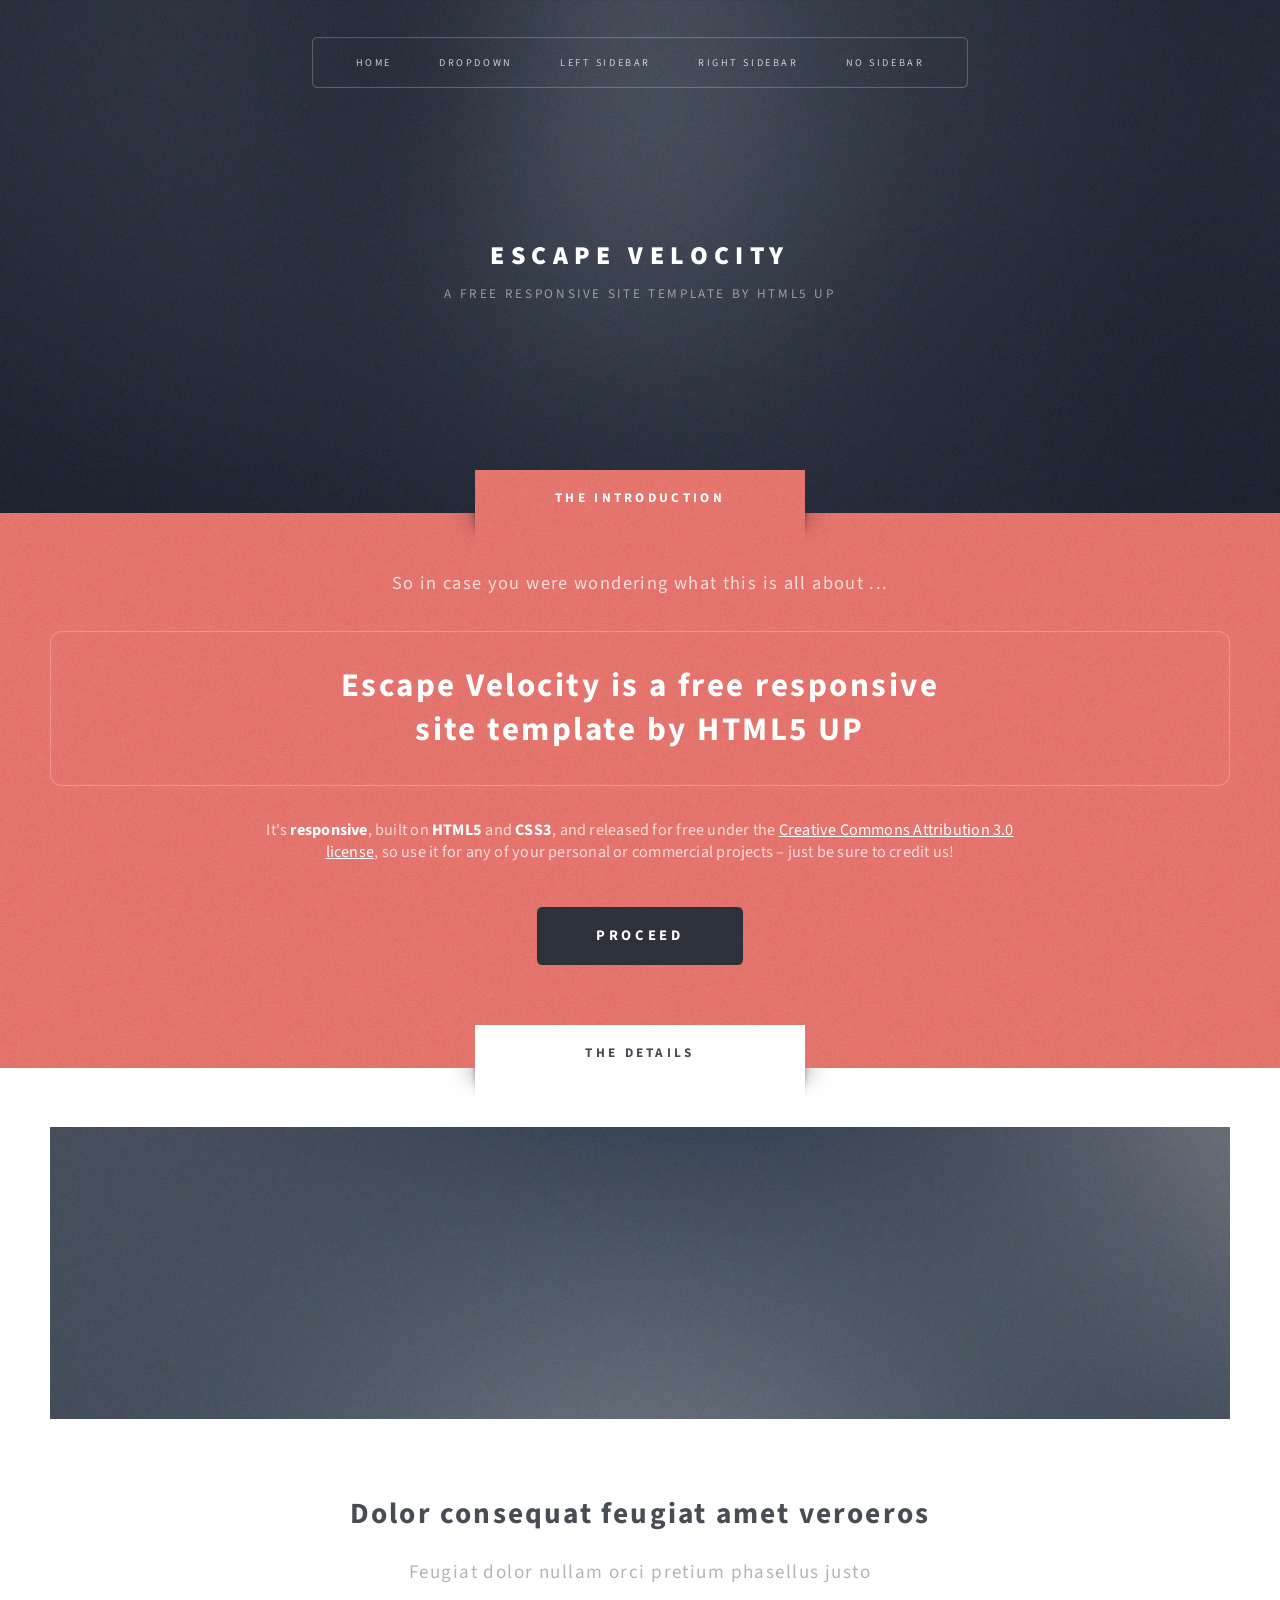
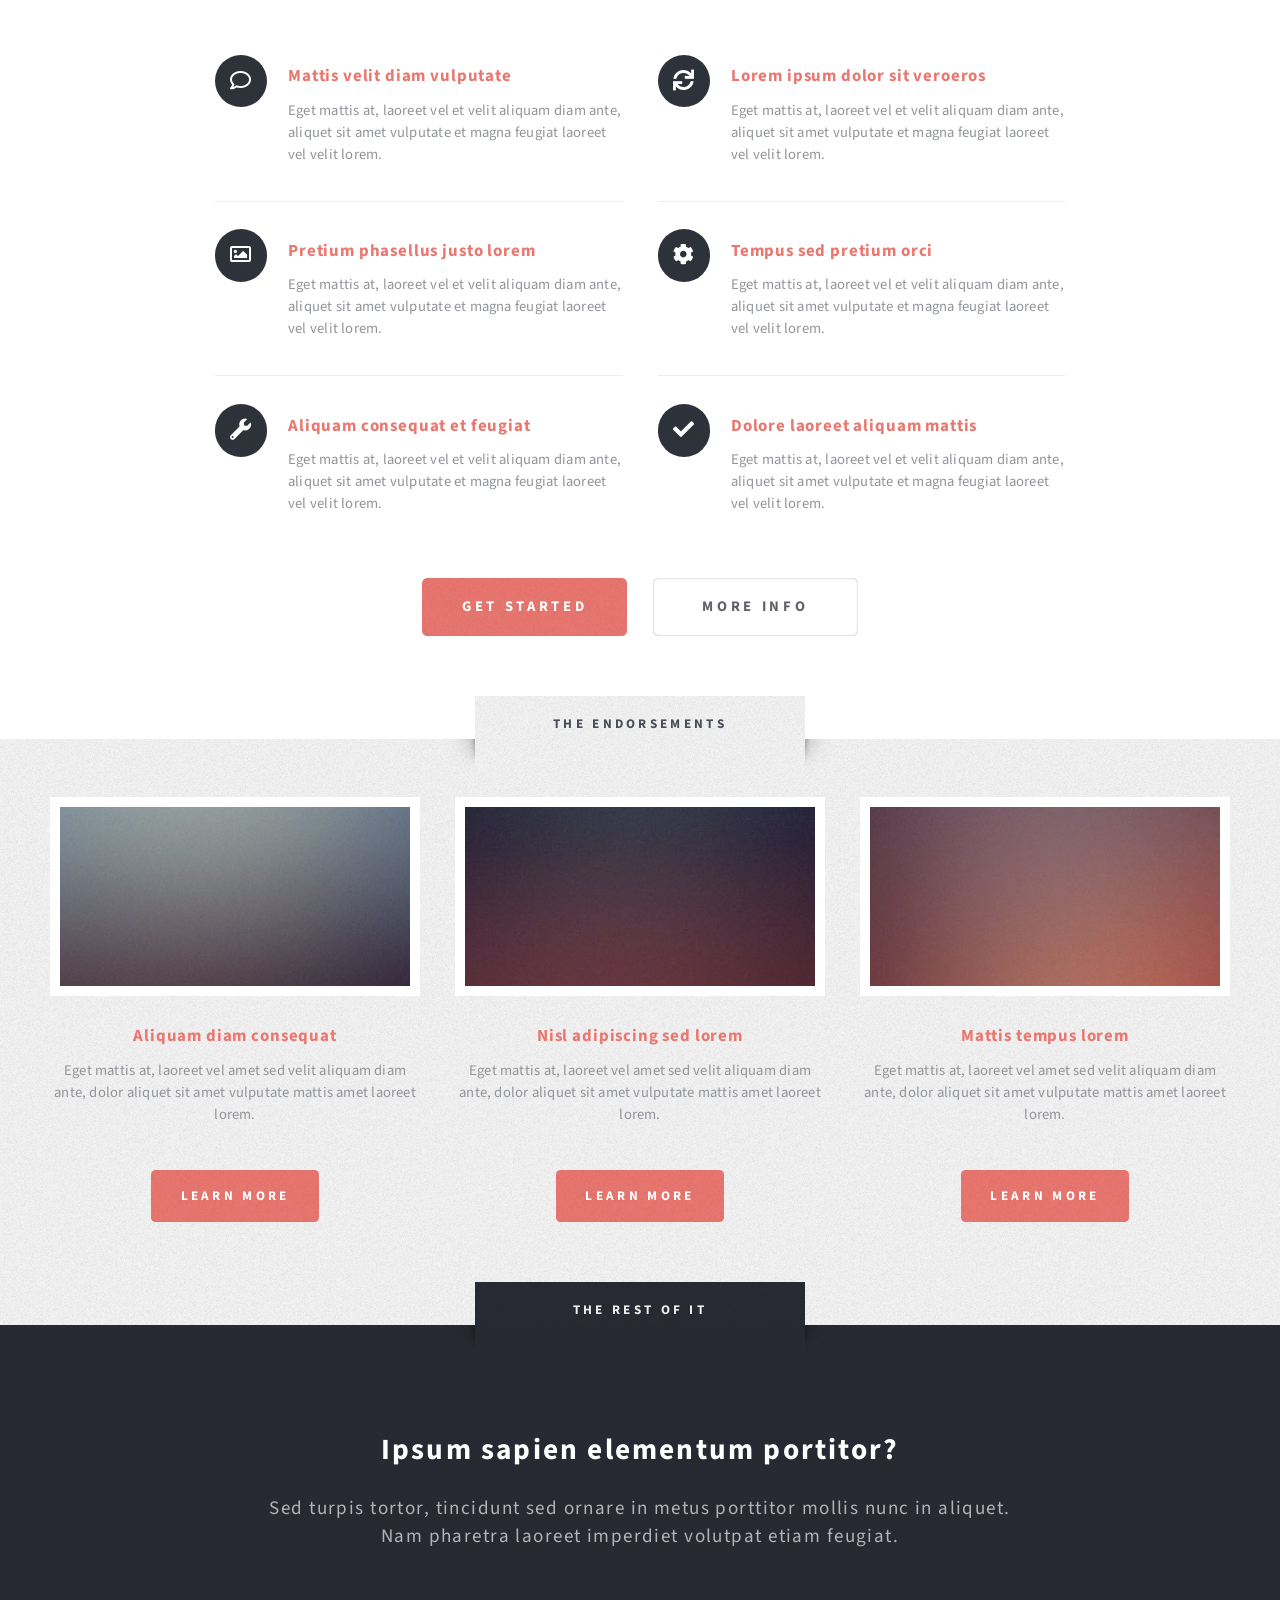
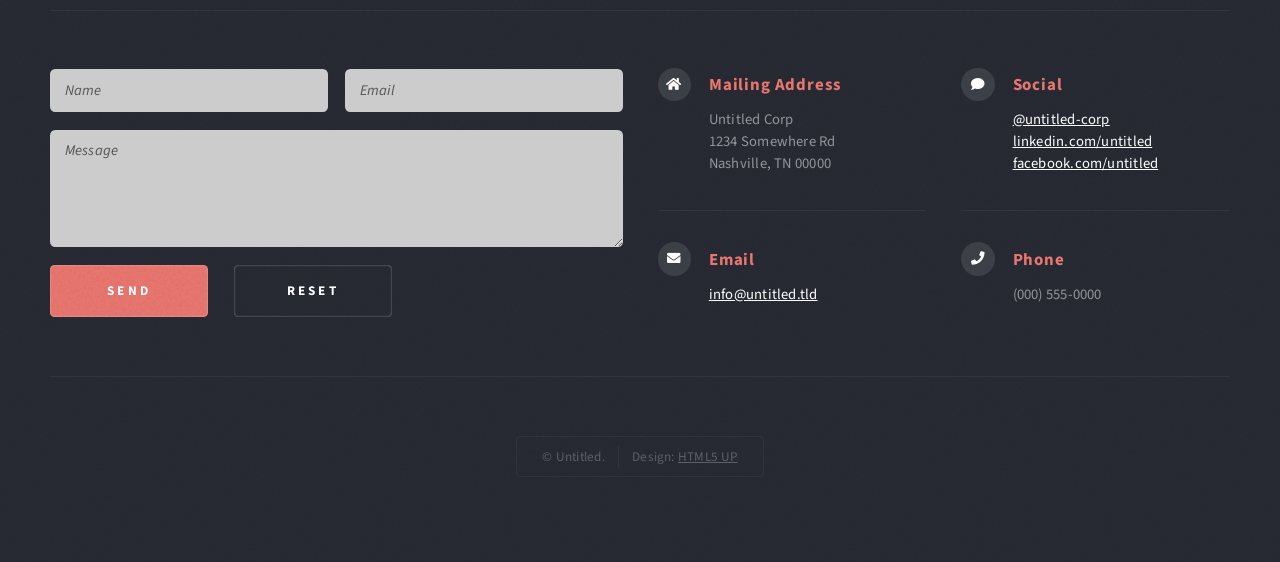
<file: html5up-escape-velocity/index.html>
<!DOCTYPE HTML>
<!--
	Escape Velocity by HTML5 UP
	html5up.net | @ajlkn
	Free for personal and commercial use under the CCA 3.0 license (html5up.net/license)
-->
<html>
	<head>
		<title>Escape Velocity by HTML5 UP</title>
		<meta charset="utf-8" />
		<meta name="viewport" content="width=device-width, initial-scale=1, user-scalable=no" />
		<link rel="stylesheet" href="assets/css/main.css" />
	</head>
	<body class="homepage is-preload">
		<div id="page-wrapper">

			<!-- Header -->
				<section id="header" class="wrapper">

					<!-- Logo -->
						<div id="logo">
							<h1><a href="index.html">Escape Velocity</a></h1>
							<p>A free responsive site template by HTML5 UP</p>
						</div>

					<!-- Nav -->
						<nav id="nav">
							<ul>
								<li class="current"><a href="index.html">Home</a></li>
								<li>
									<a href="#">Dropdown</a>
									<ul>
										<li><a href="#">Lorem ipsum</a></li>
										<li><a href="#">Magna veroeros</a></li>
										<li><a href="#">Etiam nisl</a></li>
										<li>
											<a href="#">Sed consequat</a>
											<ul>
												<li><a href="#">Lorem dolor</a></li>
												<li><a href="#">Amet consequat</a></li>
												<li><a href="#">Magna phasellus</a></li>
												<li><a href="#">Etiam nisl</a></li>
												<li><a href="#">Sed feugiat</a></li>
											</ul>
										</li>
										<li><a href="#">Nisl tempus</a></li>
									</ul>
								</li>
								<li><a href="left-sidebar.html">Left Sidebar</a></li>
								<li><a href="right-sidebar.html">Right Sidebar</a></li>
								<li><a href="no-sidebar.html">No Sidebar</a></li>
							</ul>
						</nav>

				</section>

			<!-- Intro -->
				<section id="intro" class="wrapper style1">
					<div class="title">The Introduction</div>
					<div class="container">
						<p class="style1">So in case you were wondering what this is all about ...</p>
						<p class="style2">
							Escape Velocity is a free responsive<br class="mobile-hide" />
							site template by <a href="http://html5up.net" class="nobr">HTML5 UP</a>
						</p>
						<p class="style3">It's <strong>responsive</strong>, built on <strong>HTML5</strong> and <strong>CSS3</strong>, and released for
						free under the <a href="http://html5up.net/license">Creative Commons Attribution 3.0 license</a>, so use it for any of
						your personal or commercial projects &ndash; just be sure to credit us!</p>
						<ul class="actions">
							<li><a href="#" class="button style3 large">Proceed</a></li>
						</ul>
					</div>
				</section>

			<!-- Main -->
				<section id="main" class="wrapper style2">
					<div class="title">The Details</div>
					<div class="container">

						<!-- Image -->
							<a href="#" class="image featured">
								<img src="images/pic01.jpg" alt="" />
							</a>

						<!-- Features -->
							<section id="features">
								<header class="style1">
									<h2>Dolor consequat feugiat amet veroeros</h2>
									<p>Feugiat dolor nullam orci pretium phasellus justo</p>
								</header>
								<div class="feature-list">
									<div class="row">
										<div class="col-6 col-12-medium">
											<section>
												<h3 class="icon fa-comment">Mattis velit diam vulputate</h3>
												<p>Eget mattis at, laoreet vel et velit aliquam diam ante, aliquet sit amet vulputate et magna feugiat laoreet vel velit lorem.</p>
											</section>
										</div>
										<div class="col-6 col-12-medium">
											<section>
												<h3 class="icon solid fa-sync">Lorem ipsum dolor sit veroeros</h3>
												<p>Eget mattis at, laoreet vel et velit aliquam diam ante, aliquet sit amet vulputate et magna feugiat laoreet vel velit lorem.</p>
											</section>
										</div>
										<div class="col-6 col-12-medium">
											<section>
												<h3 class="icon fa-image">Pretium phasellus justo lorem</h3>
												<p>Eget mattis at, laoreet vel et velit aliquam diam ante, aliquet sit amet vulputate et magna feugiat laoreet vel velit lorem.</p>
											</section>
										</div>
										<div class="col-6 col-12-medium">
											<section>
												<h3 class="icon solid fa-cog">Tempus sed pretium orci</h3>
												<p>Eget mattis at, laoreet vel et velit aliquam diam ante, aliquet sit amet vulputate et magna feugiat laoreet vel velit lorem.</p>
											</section>
										</div>
										<div class="col-6 col-12-medium">
											<section>
												<h3 class="icon solid fa-wrench">Aliquam consequat et feugiat</h3>
												<p>Eget mattis at, laoreet vel et velit aliquam diam ante, aliquet sit amet vulputate et magna feugiat laoreet vel velit lorem.</p>
											</section>
										</div>
										<div class="col-6 col-12-medium">
											<section>
												<h3 class="icon solid fa-check">Dolore laoreet aliquam mattis</h3>
												<p>Eget mattis at, laoreet vel et velit aliquam diam ante, aliquet sit amet vulputate et magna feugiat laoreet vel velit lorem.</p>
											</section>
										</div>
									</div>
								</div>
								<ul class="actions special">
									<li><a href="#" class="button style1 large">Get Started</a></li>
									<li><a href="#" class="button style2 large">More Info</a></li>
								</ul>
							</section>

					</div>
				</section>

			<!-- Highlights -->
				<section id="highlights" class="wrapper style3">
					<div class="title">The Endorsements</div>
					<div class="container">
						<div class="row aln-center">
							<div class="col-4 col-12-medium">
								<section class="highlight">
									<a href="#" class="image featured"><img src="images/pic02.jpg" alt="" /></a>
									<h3><a href="#">Aliquam diam consequat</a></h3>
									<p>Eget mattis at, laoreet vel amet sed velit aliquam diam ante, dolor aliquet sit amet vulputate mattis amet laoreet lorem.</p>
									<ul class="actions">
										<li><a href="#" class="button style1">Learn More</a></li>
									</ul>
								</section>
							</div>
							<div class="col-4 col-12-medium">
								<section class="highlight">
									<a href="#" class="image featured"><img src="images/pic03.jpg" alt="" /></a>
									<h3><a href="#">Nisl adipiscing sed lorem</a></h3>
									<p>Eget mattis at, laoreet vel amet sed velit aliquam diam ante, dolor aliquet sit amet vulputate mattis amet laoreet lorem.</p>
									<ul class="actions">
										<li><a href="#" class="button style1">Learn More</a></li>
									</ul>
								</section>
							</div>
							<div class="col-4 col-12-medium">
								<section class="highlight">
									<a href="#" class="image featured"><img src="images/pic04.jpg" alt="" /></a>
									<h3><a href="#">Mattis tempus lorem</a></h3>
									<p>Eget mattis at, laoreet vel amet sed velit aliquam diam ante, dolor aliquet sit amet vulputate mattis amet laoreet lorem.</p>
									<ul class="actions">
										<li><a href="#" class="button style1">Learn More</a></li>
									</ul>
								</section>
							</div>
						</div>
					</div>
				</section>

			<!-- Footer -->
				<section id="footer" class="wrapper">
					<div class="title">The Rest Of It</div>
					<div class="container">
						<header class="style1">
							<h2>Ipsum sapien elementum portitor?</h2>
							<p>
								Sed turpis tortor, tincidunt sed ornare in metus porttitor mollis nunc in aliquet.<br />
								Nam pharetra laoreet imperdiet volutpat etiam feugiat.
							</p>
						</header>
						<div class="row">
							<div class="col-6 col-12-medium">

								<!-- Contact Form -->
									<section>
										<form method="post" action="#">
											<div class="row gtr-50">
												<div class="col-6 col-12-small">
													<input type="text" name="name" id="contact-name" placeholder="Name" />
												</div>
												<div class="col-6 col-12-small">
													<input type="text" name="email" id="contact-email" placeholder="Email" />
												</div>
												<div class="col-12">
													<textarea name="message" id="contact-message" placeholder="Message" rows="4"></textarea>
												</div>
												<div class="col-12">
													<ul class="actions">
														<li><input type="submit" class="style1" value="Send" /></li>
														<li><input type="reset" class="style2" value="Reset" /></li>
													</ul>
												</div>
											</div>
										</form>
									</section>

							</div>
							<div class="col-6 col-12-medium">

								<!-- Contact -->
									<section class="feature-list small">
										<div class="row">
											<div class="col-6 col-12-small">
												<section>
													<h3 class="icon solid fa-home">Mailing Address</h3>
													<p>
														Untitled Corp<br />
														1234 Somewhere Rd<br />
														Nashville, TN 00000
													</p>
												</section>
											</div>
											<div class="col-6 col-12-small">
												<section>
													<h3 class="icon solid fa-comment">Social</h3>
													<p>
														<a href="#">@untitled-corp</a><br />
														<a href="#">linkedin.com/untitled</a><br />
														<a href="#">facebook.com/untitled</a>
													</p>
												</section>
											</div>
											<div class="col-6 col-12-small">
												<section>
													<h3 class="icon solid fa-envelope">Email</h3>
													<p>
														<a href="#">info@untitled.tld</a>
													</p>
												</section>
											</div>
											<div class="col-6 col-12-small">
												<section>
													<h3 class="icon solid fa-phone">Phone</h3>
													<p>
														(000) 555-0000
													</p>
												</section>
											</div>
										</div>
									</section>

							</div>
						</div>
						<div id="copyright">
							<ul>
								<li>&copy; Untitled.</li><li>Design: <a href="http://html5up.net">HTML5 UP</a></li>
							</ul>
						</div>
					</div>
				</section>

		</div>

		<!-- Scripts -->
			<script src="assets/js/jquery.min.js"></script>
			<script src="assets/js/jquery.dropotron.min.js"></script>
			<script src="assets/js/browser.min.js"></script>
			<script src="assets/js/breakpoints.min.js"></script>
			<script src="assets/js/util.js"></script>
			<script src="assets/js/main.js"></script>

	</body>
</html>
</file>
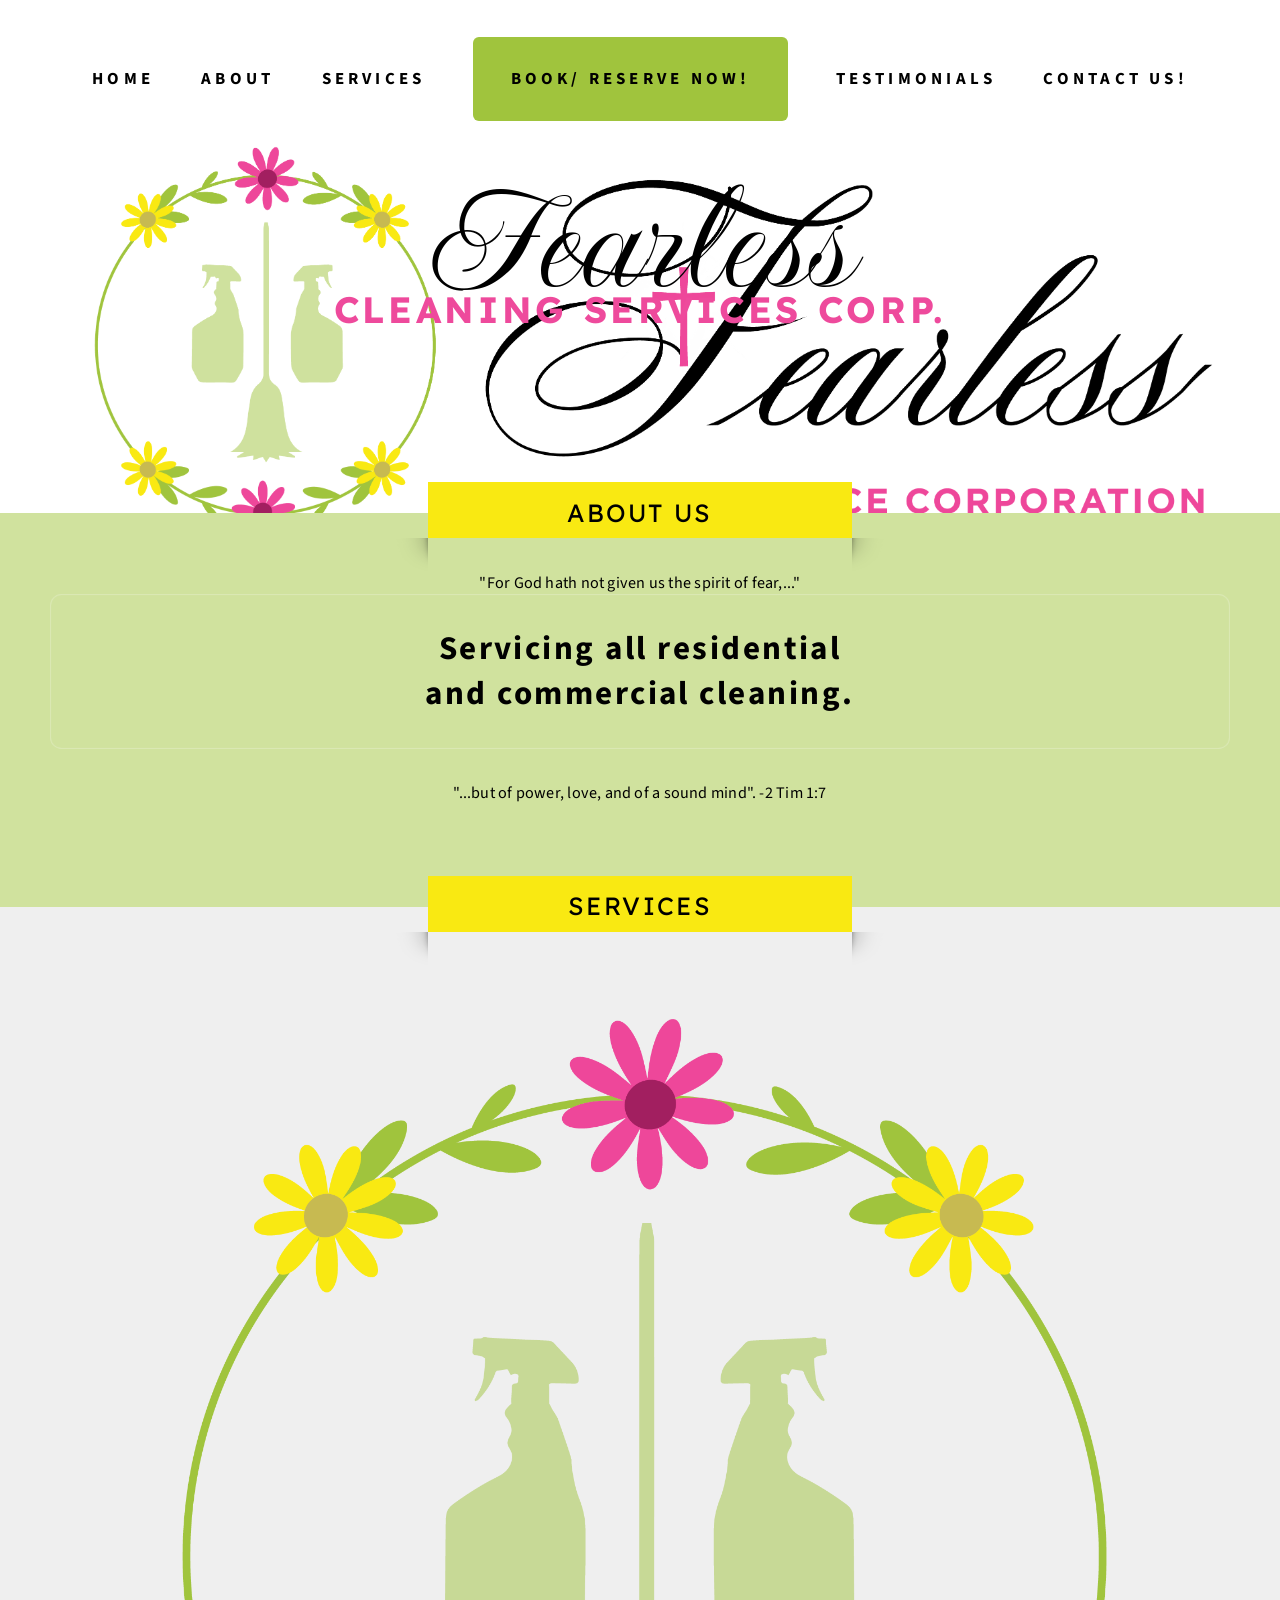
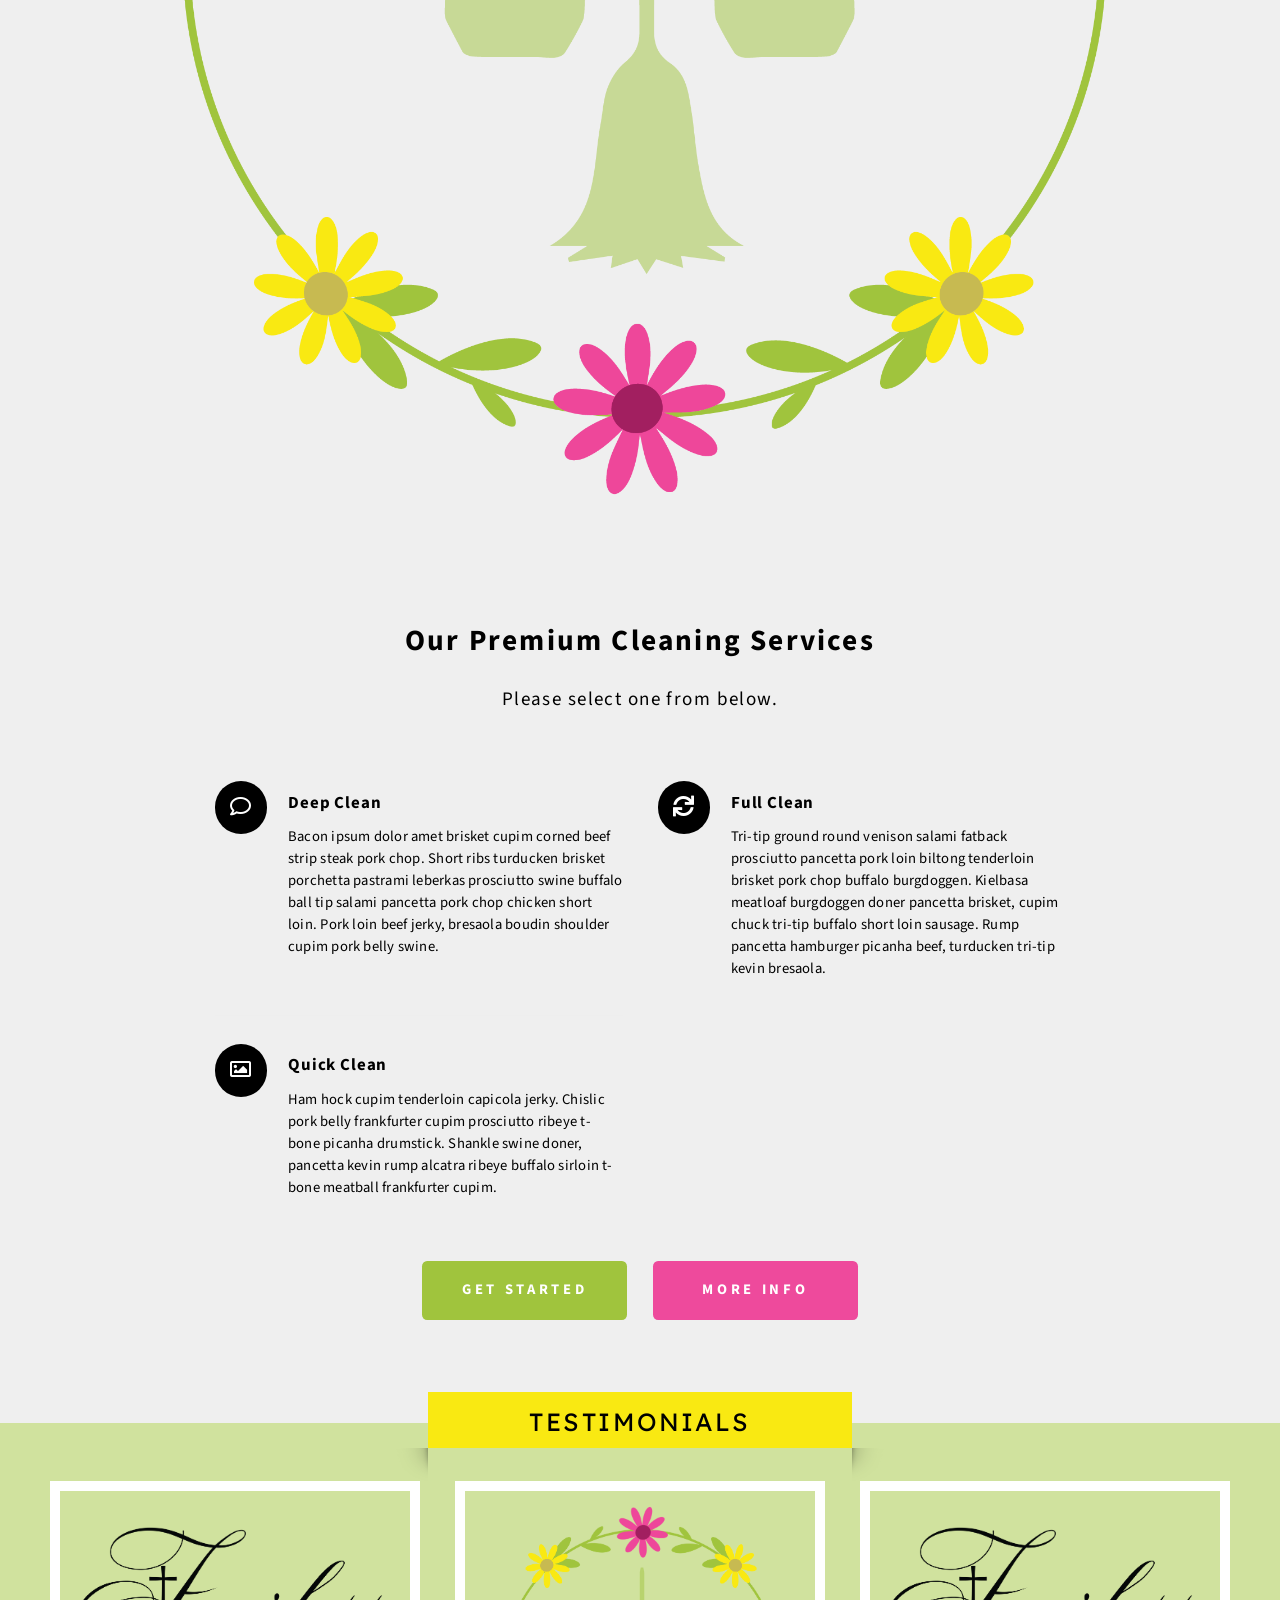
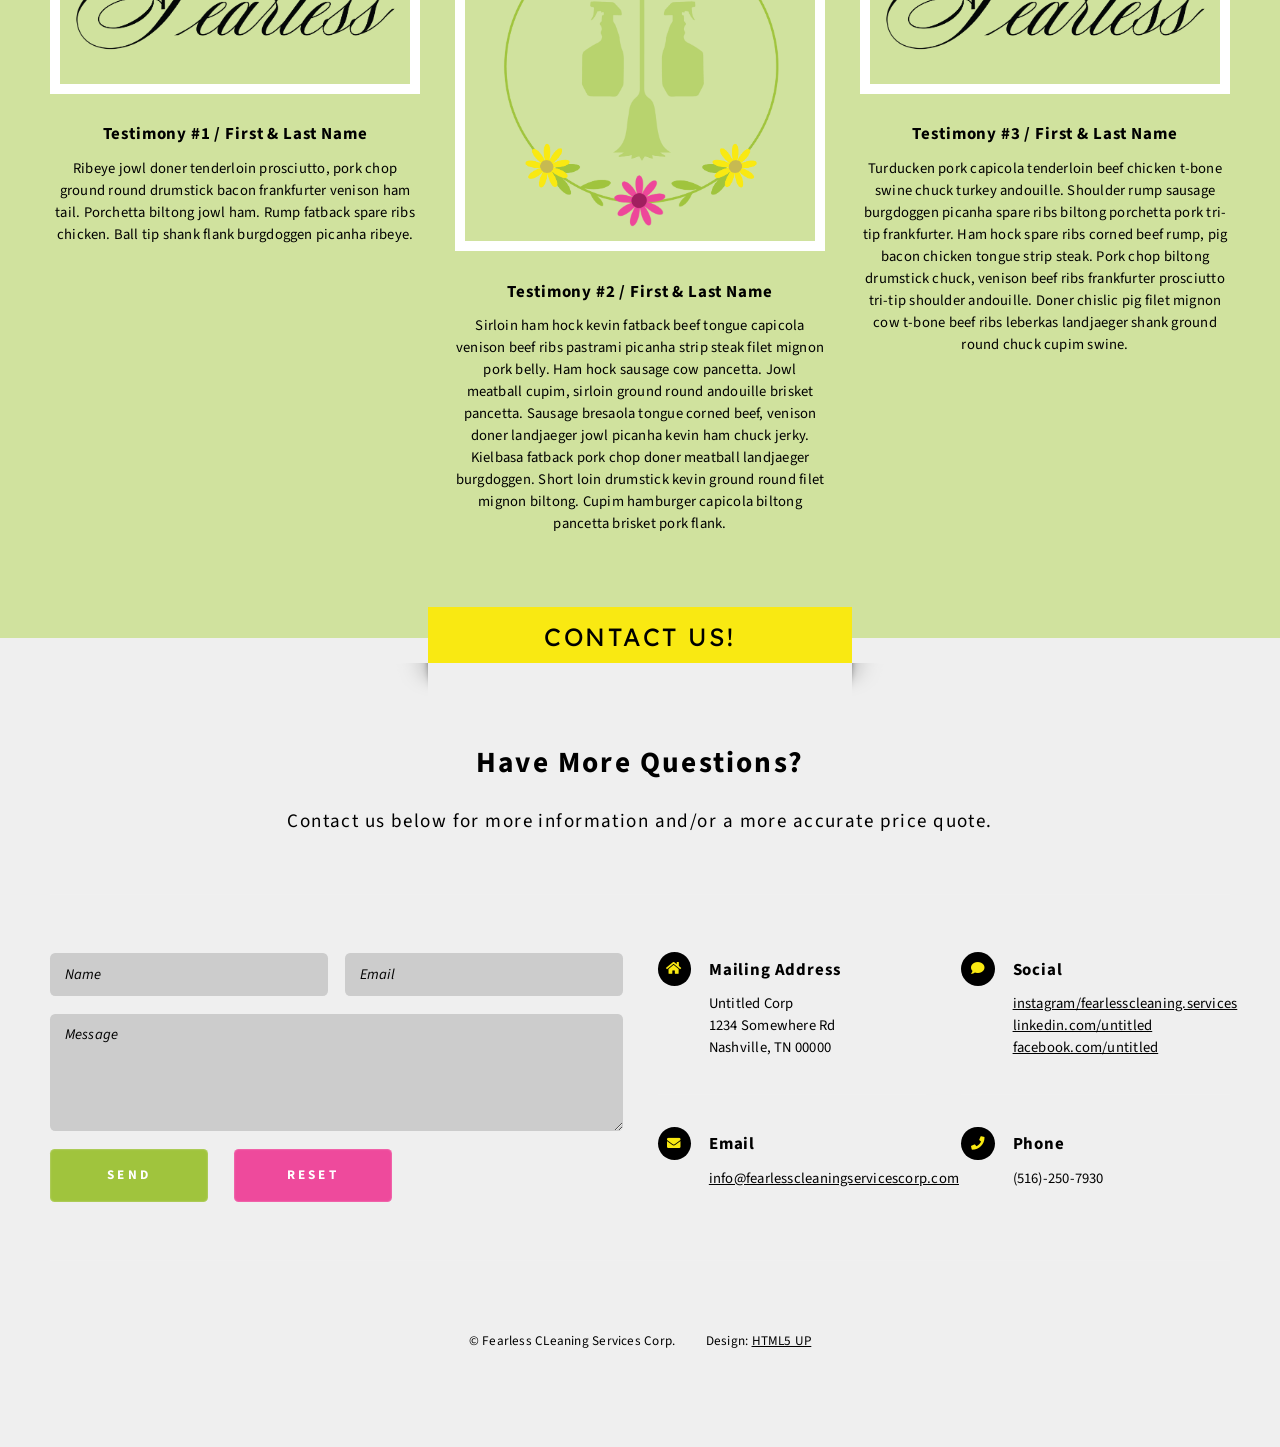
<file: USED-html5up-escape-velocity/index.html>
<!DOCTYPE HTML>
<!--
	Escape Velocity Cleaning Services Corp.
	html5up.net | @ajlkn
	Free for personal and commercial use under the CCA 3.0 license (html5up.net/license)
-->
<html lang="en">

<head>
	<meta charset="utf-8" />
	<meta name="viewport" content="width=device-width, initial-scale=1, " />
	<title>Fearless Cleaning Services Corp.</title>
	<link rel="icon" type="image/x-icon" href="/images/favicon.ico">
	<link rel="stylesheet" href="assets/css/main.css" />
</head>

<body class="homepage is-preload">
	<div id="page-wrapper">

		<!-- Header -->
		<section id="header" class="wrapper">

			<!-- Logo -->
			<div id="logo">
				<h1><a href="index.html">Fearless</a></h1>
				<p>Cleaning Services Corp.</p>
			</div>

			<!-- Nav -->
			<nav id="nav">
				<ul>
					<li class="current"><a href="index.html">Home</a></li>
					<li><a href="#about"> About</a></li>
					<li>
						<a href="#services">Services</a>
						<ul>

							<li>
								<a href="#premium">Premium Cleaning</a>
								<ul>
									<li><a href="#deep">Deep Clean</a></li>
									<li><a href="#full">Full Clean</a></li>
									<li><a href="#quick">Quick Clean</a></li>
								</ul>
							<li><a href="no-sidebar.html">Other Products</a></li>
					</li>
				</ul>
				</li>
				<li><a href="no-sidebar.html" class="actions button style1"> Book/ Reserve Now!</a></li>
				<li><a href="#testimonials"> Testimonials</a></li>
				<li><a href="#contact"> Contact Us!</a></li>
				</ul>
			</nav>

		</section>

		<!-- Intro -->
		<section id="intro" class="wrapper style1">
			<div class="title" id="about">About Us</a></div>
			<div class="container">
				<p class="style3">"For God hath not given us the spirit of fear,..."</p>
				<p class="style2">
					Servicing all residential<br class="mobile-hide" />
					and commercial cleaning.
				</p>
				<p class="style3">"...but of power, love, and of a sound mind". -2 Tim 1:7
				</p>
			</div>
		</section>

		<!-- Main -->
		<section id="main" class="wrapper style2">
			<div class="title" id="services">Services</a></div>
			<div class="container">

				<!-- Image -->
				<a class="image featured">
					<img src="images/FearlessCleaningServiceCorpFinal-05.png" alt="" />
				</a>

				<!-- Features -->
				<section id="features">
					<header class="style1">
						<h2 id="premium">Our Premium Cleaning Services</a></h2>
						<p>Please select one from below.</p>
					</header>
					<div class="feature-list">
						<div class="row">
							<div class="col-6 col-12-medium">
								<section>
									<h3 class="icon fa-comment" id="deep">Deep Clean</a></h3>
									<p>Bacon ipsum dolor amet brisket cupim corned beef strip steak pork chop. Short ribs turducken brisket porchetta pastrami leberkas prosciutto swine buffalo ball tip salami pancetta pork chop chicken short loin. Pork loin beef jerky, bresaola boudin shoulder cupim pork belly swine.</p>
								</section>
							</div>
							<div class="col-6 col-12-medium">
								<section>
									<h3 class="icon solid fa-sync" id="full">Full Clean</a></h3>
									<p>Tri-tip ground round venison salami fatback prosciutto pancetta pork loin biltong tenderloin brisket pork chop buffalo burgdoggen. Kielbasa meatloaf burgdoggen doner pancetta brisket, cupim chuck tri-tip buffalo short loin sausage. Rump pancetta hamburger picanha beef, turducken tri-tip kevin bresaola.</p>
								</section>
							</div>
							<div class="col-6 col-12-medium">
								<section>
									<h3 class="icon fa-image" id="quick">Quick Clean</a></h3>
									<p>Ham hock cupim tenderloin capicola jerky. Chislic pork belly frankfurter cupim prosciutto ribeye t-bone picanha drumstick. Shankle swine doner, pancetta kevin rump alcatra ribeye buffalo sirloin t-bone meatball frankfurter cupim.</p>
								</section>
							</div>
						</div>
					</div>
					<ul class="actions special">
						<li><a href="no-sidebar.html" class="button style1 large">Get Started</a></li>
						<li><a href="#form" class="button style2 large">More Info</a></li>
					</ul>
				</section>

			</div>
		</section>

		<!-- Highlights -->
		<section id="highlights" class="wrapper style3">
			<div class="title" id="testimonials">Testimonials</a></div>
			<div class="container">
				<div class="row aln-center">
					<div class="col-4 col-12-medium">
						<section class="highlight">
							<a class="image featured"><img src="images/FearlessCleaningServiceCorpFinal-11.png" alt="" /></a>
							<h3>Testimony #1 / First & Last Name</h3>
							<p>Ribeye jowl doner tenderloin prosciutto, pork chop ground round drumstick bacon frankfurter venison ham tail. Porchetta biltong jowl ham. Rump fatback spare ribs chicken. Ball tip shank flank burgdoggen picanha ribeye.</p>
						</section>
					</div>
					<div class="col-4 col-12-medium">
						<section class="highlight">
							<a class="image featured"><img src="images/FearlessCleaningServiceCorpFinal-05.png" alt="" /></a>
							<h3>Testimony #2 / First & Last Name</h3>
							<p>Sirloin ham hock kevin fatback beef tongue capicola venison beef ribs pastrami picanha strip steak filet mignon pork belly. Ham hock sausage cow pancetta. Jowl meatball cupim, sirloin ground round andouille brisket pancetta. Sausage bresaola tongue corned beef, venison doner landjaeger jowl picanha kevin ham chuck jerky. Kielbasa fatback pork chop doner meatball landjaeger burgdoggen. Short loin drumstick kevin ground round filet mignon biltong. Cupim hamburger capicola biltong pancetta brisket pork flank.</p>
						</section>
					</div>
					<div class="col-4 col-12-medium">
						<section class="highlight">
							<a class="image featured"><img src="images/FearlessCleaningServiceCorpFinal-11.png" alt="" /></a>
							<h3>Testimony #3 / First & Last Name</h3>
							<p>Turducken pork capicola tenderloin beef chicken t-bone swine chuck turkey andouille. Shoulder rump sausage burgdoggen picanha spare ribs biltong porchetta pork tri-tip frankfurter. Ham hock spare ribs corned beef rump, pig bacon chicken tongue strip steak. Pork chop biltong drumstick chuck, venison beef ribs frankfurter prosciutto tri-tip shoulder andouille. Doner chislic pig filet mignon cow t-bone beef ribs leberkas landjaeger shank ground round chuck cupim swine.</p>
						</section>
					</div>
				</div>
			</div>
		</section>

		<!-- Footer -->
		<section id="footer" class="wrapper">
			<div class="title" id="contact">Contact Us!</a></div>
			<div class="container">
				<header class="style1">
					<h2>Have More Questions?</h2>
					<p>
						Contact us below for more information and/or a more accurate price quote.
					</p>
				</header>
				<div class="row">
					<div class="col-6 col-12-medium">

						<!-- Contact Form -->
						<section>
							<form method="post" action="#">
								<div class="row gtr-50" id="form">
									<div class="col-6 col-12-small">
										<input type="text" name="name" id="contact-name" placeholder="Name" />
									</div>
									<div class="col-6 col-12-small">
										<input type="text" name="email" id="contact-email" placeholder="Email" />
									</div>
									<div class="col-12">
										<textarea name="message" id="contact-message" placeholder="Message"
											rows="4"></textarea>
									</div>
									<div class="col-12">
										<ul class="actions">
											<li><input type="submit" class="style1" value="Send" /></li>
											<li><input type="reset" class="style2" value="Reset" /></li>
										</ul>
									</div>
								</div>
							</form>
						</section>

					</div>
					<div class="col-6 col-12-medium">

						<!-- Contact -->
						<section class="feature-list small">
							<div class="row">
								<div class="col-6 col-12-small">
									<section>
										<h3 class="icon solid fa-home">Mailing Address</h3>
										<p>
											Untitled Corp<br />
											1234 Somewhere Rd<br />
											Nashville, TN 00000
										</p>
									</section>
								</div>
								<div class="col-6 col-12-small">
									<section>
										<h3 class="icon solid fa-comment">Social</h3>
										<p>
											<a href="#">instagram/fearlesscleaning.services</a><br />
											<a href="#">linkedin.com/untitled</a><br />
											<a href="#">facebook.com/untitled</a>
										</p>
									</section>
								</div>
								<div class="col-6 col-12-small">
									<section>
										<h3 class="icon solid fa-envelope">Email</h3>
										<p>
											<a href="#">info@fearlesscleaningservicescorp.com</a>
										</p>
									</section>
								</div>
								<div class="col-6 col-12-small">
									<section>
										<h3 class="icon solid fa-phone">Phone</h3>
										<p>
											(516)-250-7930
										</p>
									</section>
								</div>
							</div>
						</section>

					</div>
				</div>
				<div id="copyright">
					<ul>
						<li>&copy; Fearless CLeaning Services Corp.</li>
						<li>Design: <a href="http://html5up.net">HTML5 UP</a></li>
					</ul>
				</div>
			</div>
		</section>

	</div>

	<!-- Scripts -->
	<script src="assets/js/jquery.min.js"></script>
	<script src="assets/js/jquery.dropotron.min.js"></script>
	<script src="assets/js/browser.min.js"></script>
	<script src="assets/js/breakpoints.min.js"></script>
	<script src="assets/js/util.js"></script>
	<script src="assets/js/main.js"></script>

</body>

</html>
</file>
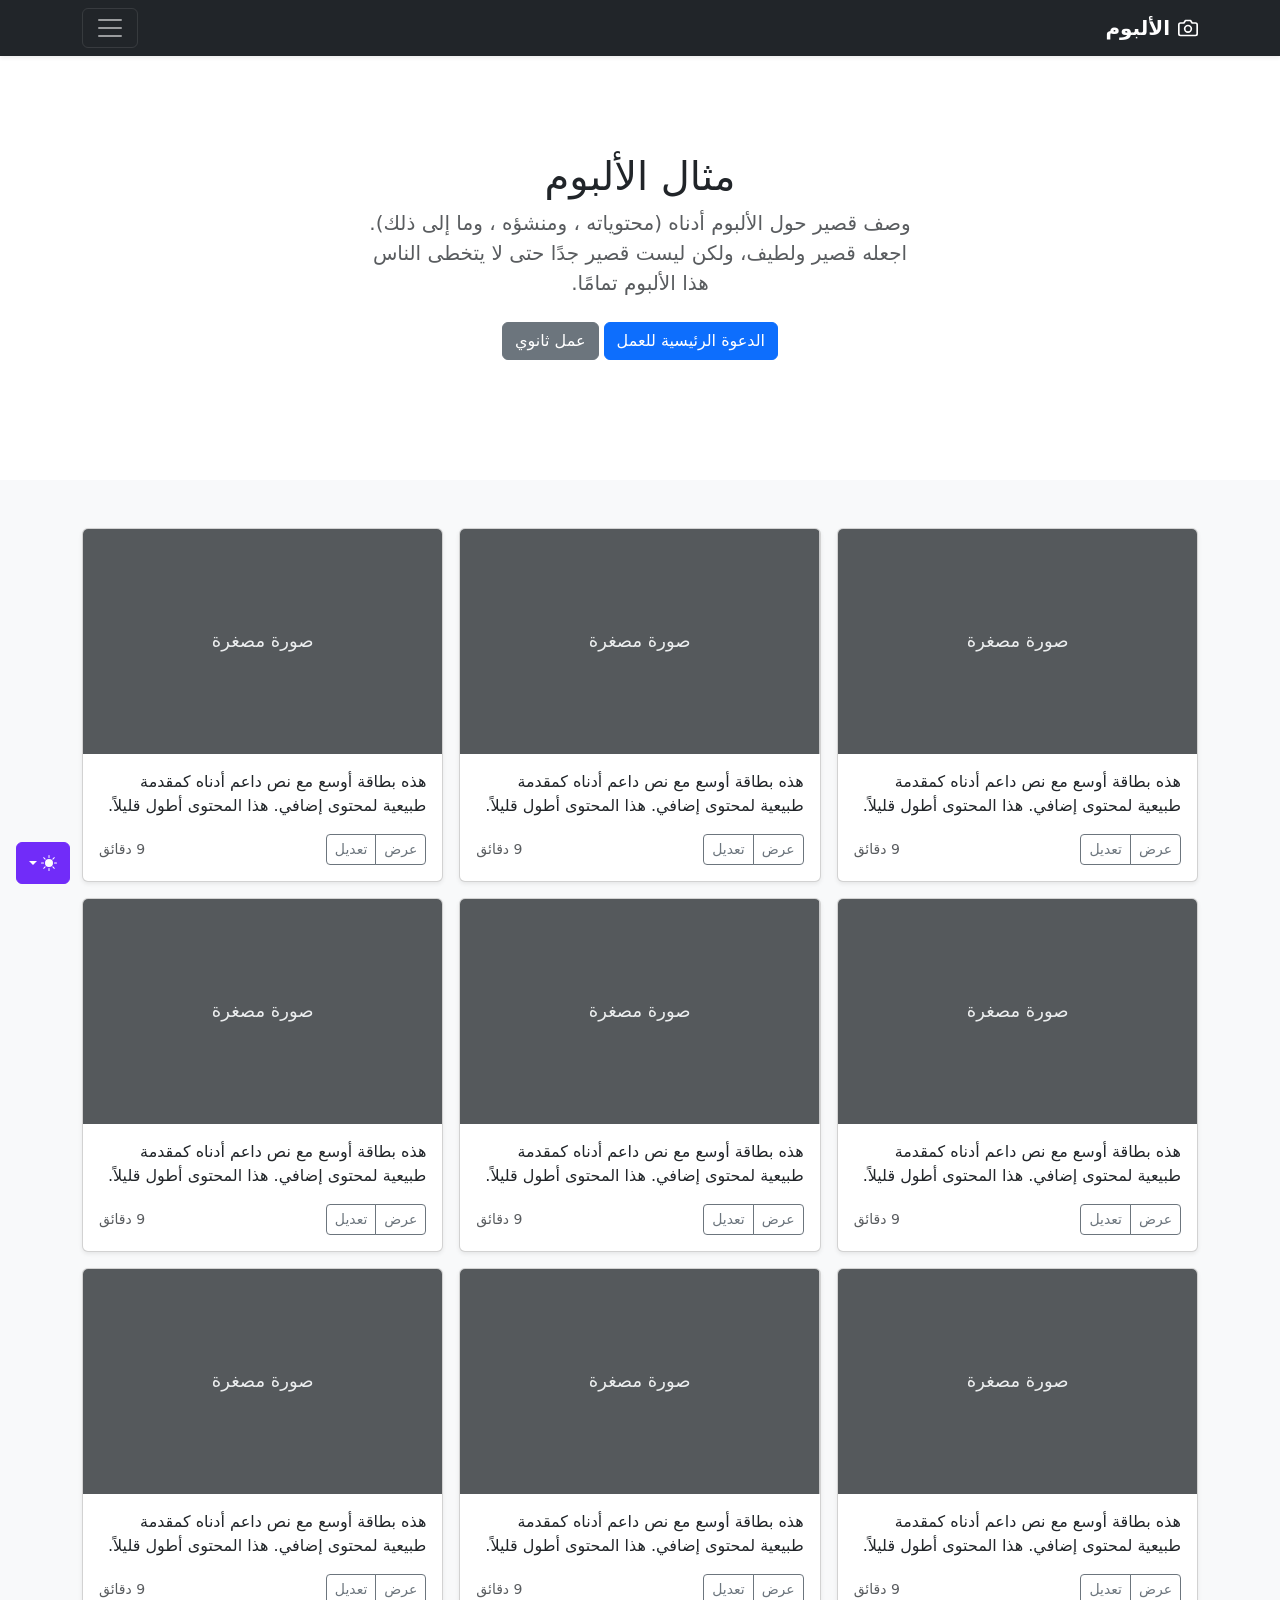
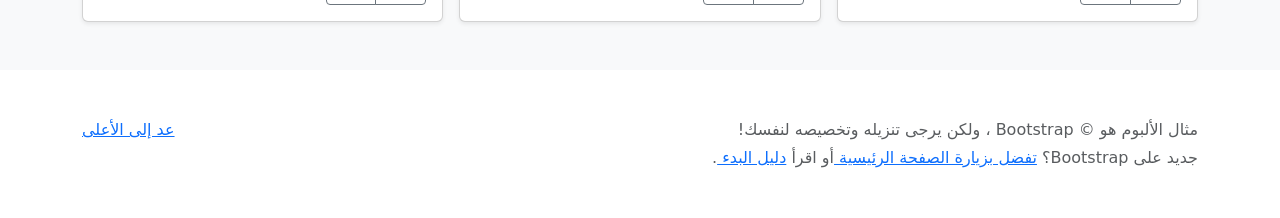
<file: Scratch_Website/bootstrap-5.3.8-examples/album-rtl/index.html>
<!doctype html>
<html lang="ar" dir="rtl" data-bs-theme="auto">
  <head>
    <meta charset="utf-8" />
    <meta name="viewport" content="width=device-width, initial-scale=1" />
    <meta name="description" content="" />
    <meta
      name="author"
      content="Mark Otto, Jacob Thornton, and Bootstrap contributors"
    />
    <meta name="generator" content="Astro v5.13.2" />
    <title>مثال الألبوم · Bootstrap v5.3</title>
    <link
      rel="canonical"
      href="https://getbootstrap.com/docs/5.3/examples/album-rtl/"
    />
    <script src="../assets/js/color-modes.js"></script>
    <link href="../assets/dist/css/bootstrap.rtl.min.css" rel="stylesheet" />
    <meta name="theme-color" content="#712cf9" />
    <style>
      .bd-placeholder-img {
        font-size: 1.125rem;
        text-anchor: middle;
        -webkit-user-select: none;
        -moz-user-select: none;
        user-select: none;
      }
      @media (min-width: 768px) {
        .bd-placeholder-img-lg {
          font-size: 3.5rem;
        }
      }
      .b-example-divider {
        width: 100%;
        height: 3rem;
        background-color: #0000001a;
        border: solid rgba(0, 0, 0, 0.15);
        border-width: 1px 0;
        box-shadow:
          inset 0 0.5em 1.5em #0000001a,
          inset 0 0.125em 0.5em #00000026;
      }
      .b-example-vr {
        flex-shrink: 0;
        width: 1.5rem;
        height: 100vh;
      }
      .bi {
        vertical-align: -0.125em;
        fill: currentColor;
      }
      .nav-scroller {
        position: relative;
        z-index: 2;
        height: 2.75rem;
        overflow-y: hidden;
      }
      .nav-scroller .nav {
        display: flex;
        flex-wrap: nowrap;
        padding-bottom: 1rem;
        margin-top: -1px;
        overflow-x: auto;
        text-align: center;
        white-space: nowrap;
        -webkit-overflow-scrolling: touch;
      }
      .btn-bd-primary {
        --bd-violet-bg: #712cf9;
        --bd-violet-rgb: 112.520718, 44.062154, 249.437846;
        --bs-btn-font-weight: 600;
        --bs-btn-color: var(--bs-white);
        --bs-btn-bg: var(--bd-violet-bg);
        --bs-btn-border-color: var(--bd-violet-bg);
        --bs-btn-hover-color: var(--bs-white);
        --bs-btn-hover-bg: #6528e0;
        --bs-btn-hover-border-color: #6528e0;
        --bs-btn-focus-shadow-rgb: var(--bd-violet-rgb);
        --bs-btn-active-color: var(--bs-btn-hover-color);
        --bs-btn-active-bg: #5a23c8;
        --bs-btn-active-border-color: #5a23c8;
      }
      .bd-mode-toggle {
        z-index: 1500;
      }
      .bd-mode-toggle .bi {
        width: 1em;
        height: 1em;
      }
      .bd-mode-toggle .dropdown-menu .active .bi {
        display: block !important;
      }
    </style>
  </head>
  <body>
    <svg xmlns="http://www.w3.org/2000/svg" class="d-none">
      <symbol id="check2" viewBox="0 0 16 16">
        <path
          d="M13.854 3.646a.5.5 0 0 1 0 .708l-7 7a.5.5 0 0 1-.708 0l-3.5-3.5a.5.5 0 1 1 .708-.708L6.5 10.293l6.646-6.647a.5.5 0 0 1 .708 0z"
        ></path>
      </symbol>
      <symbol id="circle-half" viewBox="0 0 16 16">
        <path
          d="M8 15A7 7 0 1 0 8 1v14zm0 1A8 8 0 1 1 8 0a8 8 0 0 1 0 16z"
        ></path>
      </symbol>
      <symbol id="moon-stars-fill" viewBox="0 0 16 16">
        <path
          d="M6 .278a.768.768 0 0 1 .08.858 7.208 7.208 0 0 0-.878 3.46c0 4.021 3.278 7.277 7.318 7.277.527 0 1.04-.055 1.533-.16a.787.787 0 0 1 .81.316.733.733 0 0 1-.031.893A8.349 8.349 0 0 1 8.344 16C3.734 16 0 12.286 0 7.71 0 4.266 2.114 1.312 5.124.06A.752.752 0 0 1 6 .278z"
        ></path>
        <path
          d="M10.794 3.148a.217.217 0 0 1 .412 0l.387 1.162c.173.518.579.924 1.097 1.097l1.162.387a.217.217 0 0 1 0 .412l-1.162.387a1.734 1.734 0 0 0-1.097 1.097l-.387 1.162a.217.217 0 0 1-.412 0l-.387-1.162A1.734 1.734 0 0 0 9.31 6.593l-1.162-.387a.217.217 0 0 1 0-.412l1.162-.387a1.734 1.734 0 0 0 1.097-1.097l.387-1.162zM13.863.099a.145.145 0 0 1 .274 0l.258.774c.115.346.386.617.732.732l.774.258a.145.145 0 0 1 0 .274l-.774.258a1.156 1.156 0 0 0-.732.732l-.258.774a.145.145 0 0 1-.274 0l-.258-.774a1.156 1.156 0 0 0-.732-.732l-.774-.258a.145.145 0 0 1 0-.274l.774-.258c.346-.115.617-.386.732-.732L13.863.1z"
        ></path>
      </symbol>
      <symbol id="sun-fill" viewBox="0 0 16 16">
        <path
          d="M8 12a4 4 0 1 0 0-8 4 4 0 0 0 0 8zM8 0a.5.5 0 0 1 .5.5v2a.5.5 0 0 1-1 0v-2A.5.5 0 0 1 8 0zm0 13a.5.5 0 0 1 .5.5v2a.5.5 0 0 1-1 0v-2A.5.5 0 0 1 8 13zm8-5a.5.5 0 0 1-.5.5h-2a.5.5 0 0 1 0-1h2a.5.5 0 0 1 .5.5zM3 8a.5.5 0 0 1-.5.5h-2a.5.5 0 0 1 0-1h2A.5.5 0 0 1 3 8zm10.657-5.657a.5.5 0 0 1 0 .707l-1.414 1.415a.5.5 0 1 1-.707-.708l1.414-1.414a.5.5 0 0 1 .707 0zm-9.193 9.193a.5.5 0 0 1 0 .707L3.05 13.657a.5.5 0 0 1-.707-.707l1.414-1.414a.5.5 0 0 1 .707 0zm9.193 2.121a.5.5 0 0 1-.707 0l-1.414-1.414a.5.5 0 0 1 .707-.707l1.414 1.414a.5.5 0 0 1 0 .707zM4.464 4.465a.5.5 0 0 1-.707 0L2.343 3.05a.5.5 0 1 1 .707-.707l1.414 1.414a.5.5 0 0 1 0 .708z"
        ></path>
      </symbol>
    </svg>
    <div
      class="dropdown position-fixed bottom-0 end-0 mb-3 me-3 bd-mode-toggle"
    >
      <button
        class="btn btn-bd-primary py-2 dropdown-toggle d-flex align-items-center"
        id="bd-theme"
        type="button"
        aria-expanded="false"
        data-bs-toggle="dropdown"
        aria-label="Toggle theme (auto)"
      >
        <svg class="bi my-1 theme-icon-active" aria-hidden="true">
          <use href="#circle-half"></use>
        </svg>
        <span class="visually-hidden" id="bd-theme-text">Toggle theme</span>
      </button>
      <ul
        class="dropdown-menu dropdown-menu-end shadow"
        aria-labelledby="bd-theme-text"
      >
        <li>
          <button
            type="button"
            class="dropdown-item d-flex align-items-center"
            data-bs-theme-value="light"
            aria-pressed="false"
          >
            <svg class="bi me-2 opacity-50" aria-hidden="true">
              <use href="#sun-fill"></use>
            </svg>
            Light
            <svg class="bi ms-auto d-none" aria-hidden="true">
              <use href="#check2"></use>
            </svg>
          </button>
        </li>
        <li>
          <button
            type="button"
            class="dropdown-item d-flex align-items-center"
            data-bs-theme-value="dark"
            aria-pressed="false"
          >
            <svg class="bi me-2 opacity-50" aria-hidden="true">
              <use href="#moon-stars-fill"></use>
            </svg>
            Dark
            <svg class="bi ms-auto d-none" aria-hidden="true">
              <use href="#check2"></use>
            </svg>
          </button>
        </li>
        <li>
          <button
            type="button"
            class="dropdown-item d-flex align-items-center active"
            data-bs-theme-value="auto"
            aria-pressed="true"
          >
            <svg class="bi me-2 opacity-50" aria-hidden="true">
              <use href="#circle-half"></use>
            </svg>
            Auto
            <svg class="bi ms-auto d-none" aria-hidden="true">
              <use href="#check2"></use>
            </svg>
          </button>
        </li>
      </ul>
    </div>
    <header data-bs-theme="dark">
      <div class="collapse text-bg-dark" id="navbarHeader">
        <div class="container">
          <div class="row">
            <div class="col-sm-8 col-md-7 py-4">
              <h4>حول</h4>
              <p class="text-body-secondary">
                أضف بعض المعلومات حول الألبوم، المؤلف، أو أي سياق خلفية آخر.
                اجعلها بضع جمل حتى يتمكن الزوار من التقاط بعض التلميحات المفيدة.
                ثم اربطها ببعض مواقع التواصل الاجتماعي أو معلومات الاتصال.
              </p>
            </div>
            <div class="col-sm-4 offset-md-1 py-4">
              <h4>تواصل معي</h4>
              <ul class="list-unstyled">
                <li><a href="#" class="text-white">تابعني على تويتر</a></li>
                <li>
                  <a href="#" class="text-white">شاركني الإعجاب في فيسبوك</a>
                </li>
                <li>
                  <a href="#" class="text-white"
                    >راسلني على البريد الإلكتروني</a
                  >
                </li>
              </ul>
            </div>
          </div>
        </div>
      </div>
      <div class="navbar navbar-dark bg-dark shadow-sm">
        <div class="container">
          <a href="#" class="navbar-brand d-flex align-items-center">
            <svg
              xmlns="http://www.w3.org/2000/svg"
              width="20"
              height="20"
              fill="none"
              stroke="currentColor"
              stroke-linecap="round"
              stroke-linejoin="round"
              stroke-width="2"
              aria-hidden="true"
              class="me-2"
              viewBox="0 0 24 24"
            >
              <path
                d="M23 19a2 2 0 0 1-2 2H3a2 2 0 0 1-2-2V8a2 2 0 0 1 2-2h4l2-3h6l2 3h4a2 2 0 0 1 2 2z"
              ></path>
              <circle cx="12" cy="13" r="4"></circle>
            </svg>
            <strong>الألبوم</strong>
          </a>
          <button
            class="navbar-toggler"
            type="button"
            data-bs-toggle="collapse"
            data-bs-target="#navbarHeader"
            aria-controls="navbarHeader"
            aria-expanded="false"
            aria-label="تبديل التنقل"
          >
            <span class="navbar-toggler-icon"></span>
          </button>
        </div>
      </div>
    </header>
    <main>
      <section class="py-5 text-center container">
        <div class="row py-lg-5">
          <div class="col-lg-6 col-md-8 mx-auto">
            <h1 class="fw-light">مثال الألبوم</h1>
            <p class="lead text-body-secondary">
              وصف قصير حول الألبوم أدناه (محتوياته ، ومنشؤه ، وما إلى ذلك).
              اجعله قصير ولطيف، ولكن ليست قصير جدًا حتى لا يتخطى الناس هذا
              الألبوم تمامًا.
            </p>
            <p>
              <a href="#" class="btn btn-primary my-2">الدعوة الرئيسية للعمل</a>
              <a href="#" class="btn btn-secondary my-2">عمل ثانوي</a>
            </p>
          </div>
        </div>
      </section>
      <div class="album py-5 bg-body-tertiary">
        <div class="container">
          <div class="row row-cols-1 row-cols-sm-2 row-cols-md-3 g-3">
            <div class="col">
              <div class="card shadow-sm">
                <svg
                  aria-label="Placeholder: صورة مصغرة"
                  class="bd-placeholder-img card-img-top"
                  height="225"
                  preserveAspectRatio="xMidYMid slice"
                  role="img"
                  width="100%"
                  xmlns="http://www.w3.org/2000/svg"
                >
                  <title>Placeholder</title>
                  <rect width="100%" height="100%" fill="#55595c"></rect>
                  <text x="50%" y="50%" fill="#eceeef" dy=".3em">
                    صورة مصغرة
                  </text>
                </svg>
                <div class="card-body">
                  <p class="card-text">
                    هذه بطاقة أوسع مع نص داعم أدناه كمقدمة طبيعية لمحتوى إضافي.
                    هذا المحتوى أطول قليلاً.
                  </p>
                  <div
                    class="d-flex justify-content-between align-items-center"
                  >
                    <div class="btn-group">
                      <button
                        type="button"
                        class="btn btn-sm btn-outline-secondary"
                      >
                        عرض
                      </button>
                      <button
                        type="button"
                        class="btn btn-sm btn-outline-secondary"
                      >
                        تعديل
                      </button>
                    </div>
                    <small class="text-body-secondary">9 دقائق</small>
                  </div>
                </div>
              </div>
            </div>
            <div class="col">
              <div class="card shadow-sm">
                <svg
                  aria-label="Placeholder: صورة مصغرة"
                  class="bd-placeholder-img card-img-top"
                  height="225"
                  preserveAspectRatio="xMidYMid slice"
                  role="img"
                  width="100%"
                  xmlns="http://www.w3.org/2000/svg"
                >
                  <title>Placeholder</title>
                  <rect width="100%" height="100%" fill="#55595c"></rect>
                  <text x="50%" y="50%" fill="#eceeef" dy=".3em">
                    صورة مصغرة
                  </text>
                </svg>
                <div class="card-body">
                  <p class="card-text">
                    هذه بطاقة أوسع مع نص داعم أدناه كمقدمة طبيعية لمحتوى إضافي.
                    هذا المحتوى أطول قليلاً.
                  </p>
                  <div
                    class="d-flex justify-content-between align-items-center"
                  >
                    <div class="btn-group">
                      <button
                        type="button"
                        class="btn btn-sm btn-outline-secondary"
                      >
                        عرض
                      </button>
                      <button
                        type="button"
                        class="btn btn-sm btn-outline-secondary"
                      >
                        تعديل
                      </button>
                    </div>
                    <small class="text-body-secondary">9 دقائق</small>
                  </div>
                </div>
              </div>
            </div>
            <div class="col">
              <div class="card shadow-sm">
                <svg
                  aria-label="Placeholder: صورة مصغرة"
                  class="bd-placeholder-img card-img-top"
                  height="225"
                  preserveAspectRatio="xMidYMid slice"
                  role="img"
                  width="100%"
                  xmlns="http://www.w3.org/2000/svg"
                >
                  <title>Placeholder</title>
                  <rect width="100%" height="100%" fill="#55595c"></rect>
                  <text x="50%" y="50%" fill="#eceeef" dy=".3em">
                    صورة مصغرة
                  </text>
                </svg>
                <div class="card-body">
                  <p class="card-text">
                    هذه بطاقة أوسع مع نص داعم أدناه كمقدمة طبيعية لمحتوى إضافي.
                    هذا المحتوى أطول قليلاً.
                  </p>
                  <div
                    class="d-flex justify-content-between align-items-center"
                  >
                    <div class="btn-group">
                      <button
                        type="button"
                        class="btn btn-sm btn-outline-secondary"
                      >
                        عرض
                      </button>
                      <button
                        type="button"
                        class="btn btn-sm btn-outline-secondary"
                      >
                        تعديل
                      </button>
                    </div>
                    <small class="text-body-secondary">9 دقائق</small>
                  </div>
                </div>
              </div>
            </div>
            <div class="col">
              <div class="card shadow-sm">
                <svg
                  aria-label="Placeholder: صورة مصغرة"
                  class="bd-placeholder-img card-img-top"
                  height="225"
                  preserveAspectRatio="xMidYMid slice"
                  role="img"
                  width="100%"
                  xmlns="http://www.w3.org/2000/svg"
                >
                  <title>Placeholder</title>
                  <rect width="100%" height="100%" fill="#55595c"></rect>
                  <text x="50%" y="50%" fill="#eceeef" dy=".3em">
                    صورة مصغرة
                  </text>
                </svg>
                <div class="card-body">
                  <p class="card-text">
                    هذه بطاقة أوسع مع نص داعم أدناه كمقدمة طبيعية لمحتوى إضافي.
                    هذا المحتوى أطول قليلاً.
                  </p>
                  <div
                    class="d-flex justify-content-between align-items-center"
                  >
                    <div class="btn-group">
                      <button
                        type="button"
                        class="btn btn-sm btn-outline-secondary"
                      >
                        عرض
                      </button>
                      <button
                        type="button"
                        class="btn btn-sm btn-outline-secondary"
                      >
                        تعديل
                      </button>
                    </div>
                    <small class="text-body-secondary">9 دقائق</small>
                  </div>
                </div>
              </div>
            </div>
            <div class="col">
              <div class="card shadow-sm">
                <svg
                  aria-label="Placeholder: صورة مصغرة"
                  class="bd-placeholder-img card-img-top"
                  height="225"
                  preserveAspectRatio="xMidYMid slice"
                  role="img"
                  width="100%"
                  xmlns="http://www.w3.org/2000/svg"
                >
                  <title>Placeholder</title>
                  <rect width="100%" height="100%" fill="#55595c"></rect>
                  <text x="50%" y="50%" fill="#eceeef" dy=".3em">
                    صورة مصغرة
                  </text>
                </svg>
                <div class="card-body">
                  <p class="card-text">
                    هذه بطاقة أوسع مع نص داعم أدناه كمقدمة طبيعية لمحتوى إضافي.
                    هذا المحتوى أطول قليلاً.
                  </p>
                  <div
                    class="d-flex justify-content-between align-items-center"
                  >
                    <div class="btn-group">
                      <button
                        type="button"
                        class="btn btn-sm btn-outline-secondary"
                      >
                        عرض
                      </button>
                      <button
                        type="button"
                        class="btn btn-sm btn-outline-secondary"
                      >
                        تعديل
                      </button>
                    </div>
                    <small class="text-body-secondary">9 دقائق</small>
                  </div>
                </div>
              </div>
            </div>
            <div class="col">
              <div class="card shadow-sm">
                <svg
                  aria-label="Placeholder: صورة مصغرة"
                  class="bd-placeholder-img card-img-top"
                  height="225"
                  preserveAspectRatio="xMidYMid slice"
                  role="img"
                  width="100%"
                  xmlns="http://www.w3.org/2000/svg"
                >
                  <title>Placeholder</title>
                  <rect width="100%" height="100%" fill="#55595c"></rect>
                  <text x="50%" y="50%" fill="#eceeef" dy=".3em">
                    صورة مصغرة
                  </text>
                </svg>
                <div class="card-body">
                  <p class="card-text">
                    هذه بطاقة أوسع مع نص داعم أدناه كمقدمة طبيعية لمحتوى إضافي.
                    هذا المحتوى أطول قليلاً.
                  </p>
                  <div
                    class="d-flex justify-content-between align-items-center"
                  >
                    <div class="btn-group">
                      <button
                        type="button"
                        class="btn btn-sm btn-outline-secondary"
                      >
                        عرض
                      </button>
                      <button
                        type="button"
                        class="btn btn-sm btn-outline-secondary"
                      >
                        تعديل
                      </button>
                    </div>
                    <small class="text-body-secondary">9 دقائق</small>
                  </div>
                </div>
              </div>
            </div>
            <div class="col">
              <div class="card shadow-sm">
                <svg
                  aria-label="Placeholder: صورة مصغرة"
                  class="bd-placeholder-img card-img-top"
                  height="225"
                  preserveAspectRatio="xMidYMid slice"
                  role="img"
                  width="100%"
                  xmlns="http://www.w3.org/2000/svg"
                >
                  <title>Placeholder</title>
                  <rect width="100%" height="100%" fill="#55595c"></rect>
                  <text x="50%" y="50%" fill="#eceeef" dy=".3em">
                    صورة مصغرة
                  </text>
                </svg>
                <div class="card-body">
                  <p class="card-text">
                    هذه بطاقة أوسع مع نص داعم أدناه كمقدمة طبيعية لمحتوى إضافي.
                    هذا المحتوى أطول قليلاً.
                  </p>
                  <div
                    class="d-flex justify-content-between align-items-center"
                  >
                    <div class="btn-group">
                      <button
                        type="button"
                        class="btn btn-sm btn-outline-secondary"
                      >
                        عرض
                      </button>
                      <button
                        type="button"
                        class="btn btn-sm btn-outline-secondary"
                      >
                        تعديل
                      </button>
                    </div>
                    <small class="text-body-secondary">9 دقائق</small>
                  </div>
                </div>
              </div>
            </div>
            <div class="col">
              <div class="card shadow-sm">
                <svg
                  aria-label="Placeholder: صورة مصغرة"
                  class="bd-placeholder-img card-img-top"
                  height="225"
                  preserveAspectRatio="xMidYMid slice"
                  role="img"
                  width="100%"
                  xmlns="http://www.w3.org/2000/svg"
                >
                  <title>Placeholder</title>
                  <rect width="100%" height="100%" fill="#55595c"></rect>
                  <text x="50%" y="50%" fill="#eceeef" dy=".3em">
                    صورة مصغرة
                  </text>
                </svg>
                <div class="card-body">
                  <p class="card-text">
                    هذه بطاقة أوسع مع نص داعم أدناه كمقدمة طبيعية لمحتوى إضافي.
                    هذا المحتوى أطول قليلاً.
                  </p>
                  <div
                    class="d-flex justify-content-between align-items-center"
                  >
                    <div class="btn-group">
                      <button
                        type="button"
                        class="btn btn-sm btn-outline-secondary"
                      >
                        عرض
                      </button>
                      <button
                        type="button"
                        class="btn btn-sm btn-outline-secondary"
                      >
                        تعديل
                      </button>
                    </div>
                    <small class="text-body-secondary">9 دقائق</small>
                  </div>
                </div>
              </div>
            </div>
            <div class="col">
              <div class="card shadow-sm">
                <svg
                  aria-label="Placeholder: صورة مصغرة"
                  class="bd-placeholder-img card-img-top"
                  height="225"
                  preserveAspectRatio="xMidYMid slice"
                  role="img"
                  width="100%"
                  xmlns="http://www.w3.org/2000/svg"
                >
                  <title>Placeholder</title>
                  <rect width="100%" height="100%" fill="#55595c"></rect>
                  <text x="50%" y="50%" fill="#eceeef" dy=".3em">
                    صورة مصغرة
                  </text>
                </svg>
                <div class="card-body">
                  <p class="card-text">
                    هذه بطاقة أوسع مع نص داعم أدناه كمقدمة طبيعية لمحتوى إضافي.
                    هذا المحتوى أطول قليلاً.
                  </p>
                  <div
                    class="d-flex justify-content-between align-items-center"
                  >
                    <div class="btn-group">
                      <button
                        type="button"
                        class="btn btn-sm btn-outline-secondary"
                      >
                        عرض
                      </button>
                      <button
                        type="button"
                        class="btn btn-sm btn-outline-secondary"
                      >
                        تعديل
                      </button>
                    </div>
                    <small class="text-body-secondary">9 دقائق</small>
                  </div>
                </div>
              </div>
            </div>
          </div>
        </div>
      </div>
    </main>
    <footer class="text-body-secondary py-5">
      <div class="container">
        <p class="float-end mb-1"><a href="#">عد إلى الأعلى</a></p>
        <p class="mb-1">
          مثال الألبوم هو © Bootstrap ، ولكن يرجى تنزيله وتخصيصه لنفسك!
        </p>
        <p class="mb-0">
          جديد على Bootstrap؟ <a href="/"> تفضل بزيارة الصفحة الرئيسية </a> أو
          اقرأ <a href="../getting-started/introduction"> دليل البدء </a>.
        </p>
      </div>
    </footer>
    <script
      src="../assets/dist/js/bootstrap.bundle.min.js"
      class="astro-vvvwv3sm"
    ></script>
  </body>
</html>
</file>
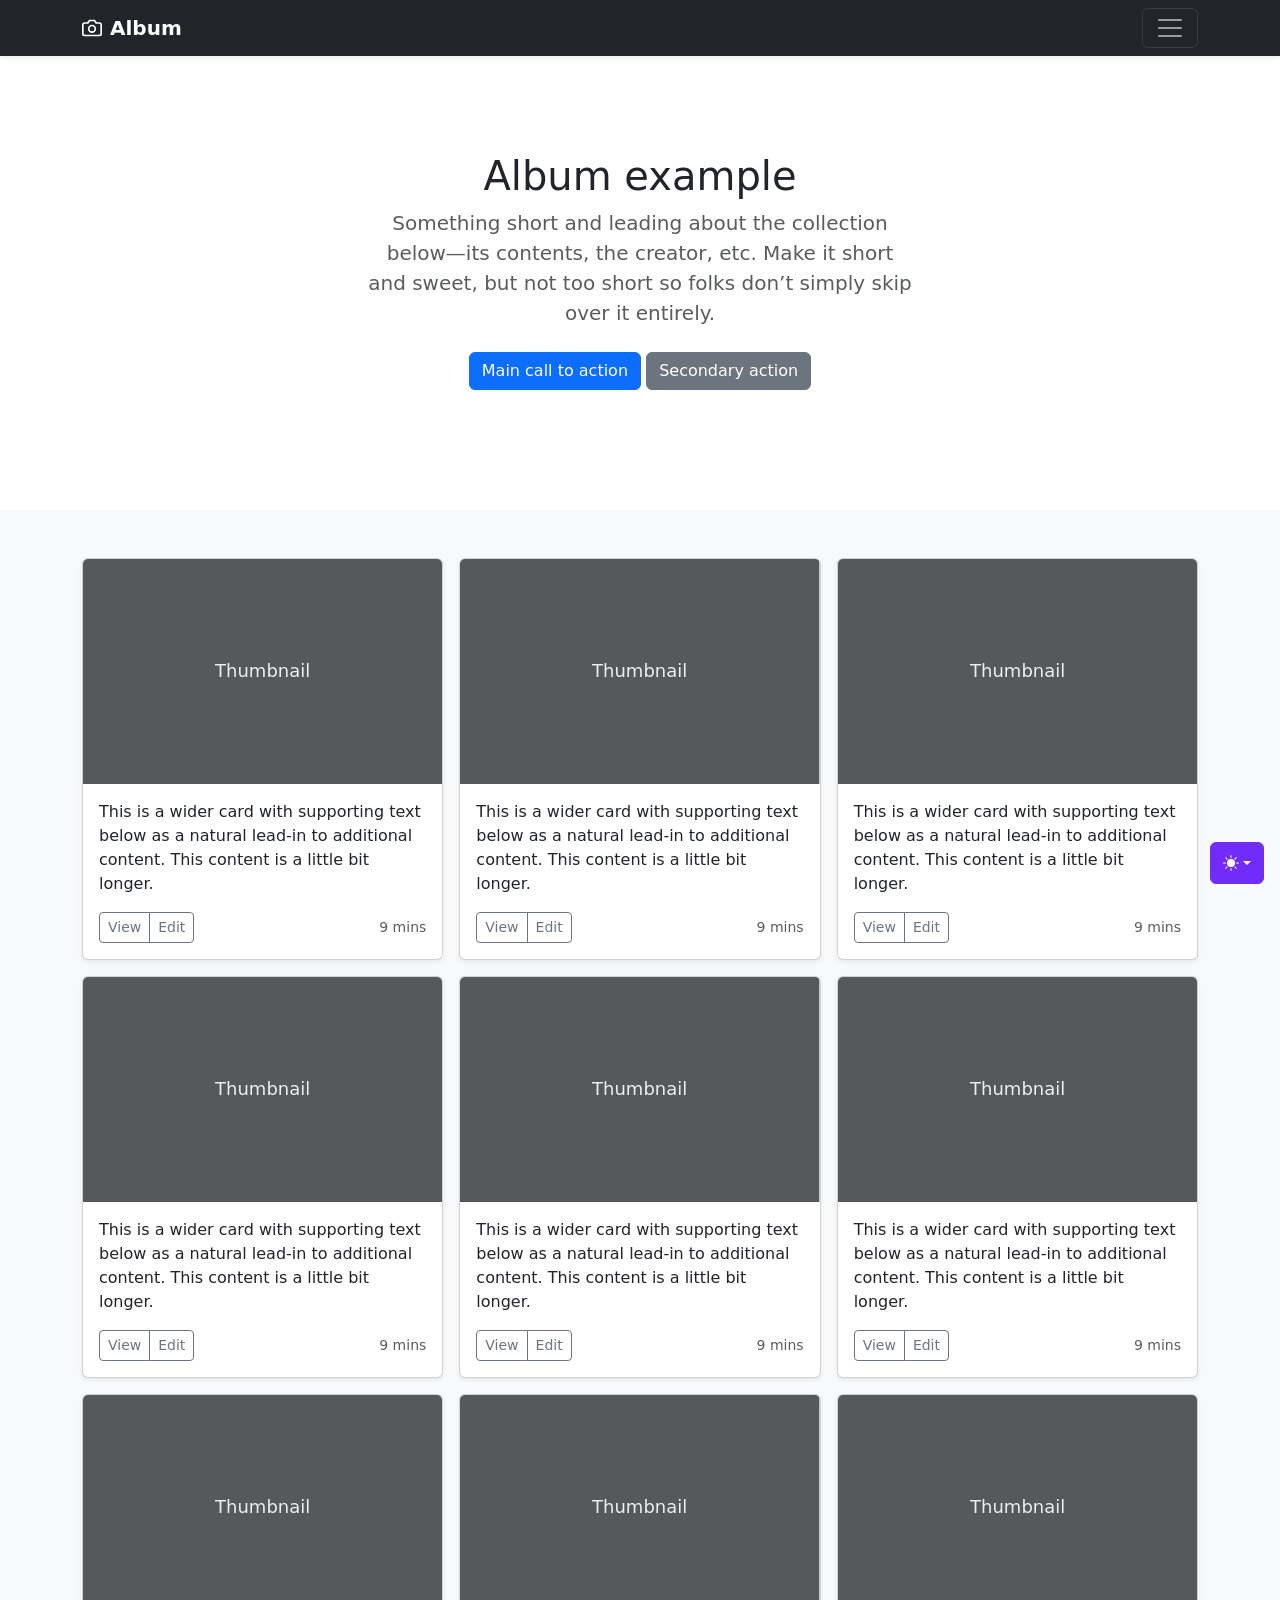
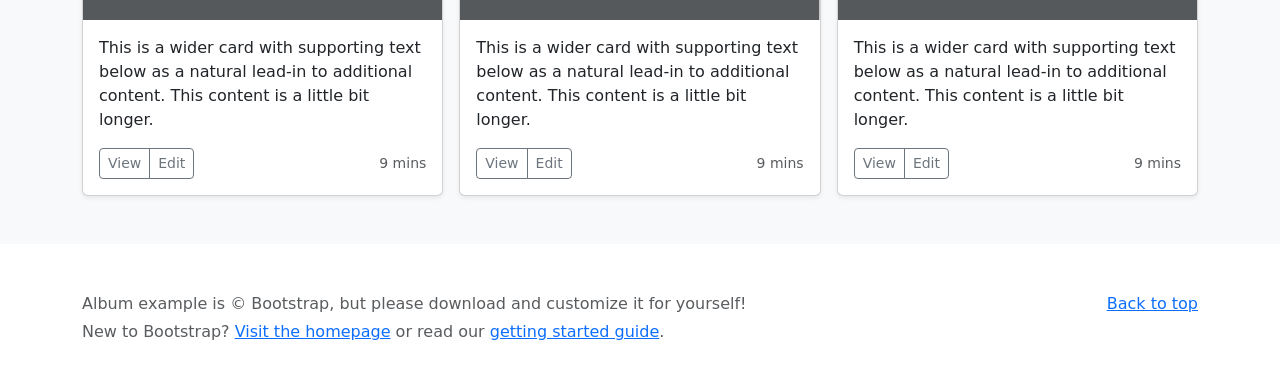
<file: Scratch_Website/bootstrap-5.3.8-examples/album/index.html>
<!doctype html>
<html lang="en" data-bs-theme="auto">
  <head>
    <meta charset="utf-8" />
    <meta name="viewport" content="width=device-width, initial-scale=1" />
    <meta name="description" content="" />
    <meta
      name="author"
      content="Mark Otto, Jacob Thornton, and Bootstrap contributors"
    />
    <meta name="generator" content="Astro v5.13.2" />
    <title>Album example · Bootstrap v5.3</title>
    <link
      rel="canonical"
      href="https://getbootstrap.com/docs/5.3/examples/album/"
    />
    <script src="../assets/js/color-modes.js"></script>
    <link href="../assets/dist/css/bootstrap.min.css" rel="stylesheet" />
    <meta name="theme-color" content="#712cf9" />
    <style>
      .bd-placeholder-img {
        font-size: 1.125rem;
        text-anchor: middle;
        -webkit-user-select: none;
        -moz-user-select: none;
        user-select: none;
      }
      @media (min-width: 768px) {
        .bd-placeholder-img-lg {
          font-size: 3.5rem;
        }
      }
      .b-example-divider {
        width: 100%;
        height: 3rem;
        background-color: #0000001a;
        border: solid rgba(0, 0, 0, 0.15);
        border-width: 1px 0;
        box-shadow:
          inset 0 0.5em 1.5em #0000001a,
          inset 0 0.125em 0.5em #00000026;
      }
      .b-example-vr {
        flex-shrink: 0;
        width: 1.5rem;
        height: 100vh;
      }
      .bi {
        vertical-align: -0.125em;
        fill: currentColor;
      }
      .nav-scroller {
        position: relative;
        z-index: 2;
        height: 2.75rem;
        overflow-y: hidden;
      }
      .nav-scroller .nav {
        display: flex;
        flex-wrap: nowrap;
        padding-bottom: 1rem;
        margin-top: -1px;
        overflow-x: auto;
        text-align: center;
        white-space: nowrap;
        -webkit-overflow-scrolling: touch;
      }
      .btn-bd-primary {
        --bd-violet-bg: #712cf9;
        --bd-violet-rgb: 112.520718, 44.062154, 249.437846;
        --bs-btn-font-weight: 600;
        --bs-btn-color: var(--bs-white);
        --bs-btn-bg: var(--bd-violet-bg);
        --bs-btn-border-color: var(--bd-violet-bg);
        --bs-btn-hover-color: var(--bs-white);
        --bs-btn-hover-bg: #6528e0;
        --bs-btn-hover-border-color: #6528e0;
        --bs-btn-focus-shadow-rgb: var(--bd-violet-rgb);
        --bs-btn-active-color: var(--bs-btn-hover-color);
        --bs-btn-active-bg: #5a23c8;
        --bs-btn-active-border-color: #5a23c8;
      }
      .bd-mode-toggle {
        z-index: 1500;
      }
      .bd-mode-toggle .bi {
        width: 1em;
        height: 1em;
      }
      .bd-mode-toggle .dropdown-menu .active .bi {
        display: block !important;
      }
    </style>
  </head>
  <body>
    <svg xmlns="http://www.w3.org/2000/svg" class="d-none">
      <symbol id="check2" viewBox="0 0 16 16">
        <path
          d="M13.854 3.646a.5.5 0 0 1 0 .708l-7 7a.5.5 0 0 1-.708 0l-3.5-3.5a.5.5 0 1 1 .708-.708L6.5 10.293l6.646-6.647a.5.5 0 0 1 .708 0z"
        ></path>
      </symbol>
      <symbol id="circle-half" viewBox="0 0 16 16">
        <path
          d="M8 15A7 7 0 1 0 8 1v14zm0 1A8 8 0 1 1 8 0a8 8 0 0 1 0 16z"
        ></path>
      </symbol>
      <symbol id="moon-stars-fill" viewBox="0 0 16 16">
        <path
          d="M6 .278a.768.768 0 0 1 .08.858 7.208 7.208 0 0 0-.878 3.46c0 4.021 3.278 7.277 7.318 7.277.527 0 1.04-.055 1.533-.16a.787.787 0 0 1 .81.316.733.733 0 0 1-.031.893A8.349 8.349 0 0 1 8.344 16C3.734 16 0 12.286 0 7.71 0 4.266 2.114 1.312 5.124.06A.752.752 0 0 1 6 .278z"
        ></path>
        <path
          d="M10.794 3.148a.217.217 0 0 1 .412 0l.387 1.162c.173.518.579.924 1.097 1.097l1.162.387a.217.217 0 0 1 0 .412l-1.162.387a1.734 1.734 0 0 0-1.097 1.097l-.387 1.162a.217.217 0 0 1-.412 0l-.387-1.162A1.734 1.734 0 0 0 9.31 6.593l-1.162-.387a.217.217 0 0 1 0-.412l1.162-.387a1.734 1.734 0 0 0 1.097-1.097l.387-1.162zM13.863.099a.145.145 0 0 1 .274 0l.258.774c.115.346.386.617.732.732l.774.258a.145.145 0 0 1 0 .274l-.774.258a1.156 1.156 0 0 0-.732.732l-.258.774a.145.145 0 0 1-.274 0l-.258-.774a1.156 1.156 0 0 0-.732-.732l-.774-.258a.145.145 0 0 1 0-.274l.774-.258c.346-.115.617-.386.732-.732L13.863.1z"
        ></path>
      </symbol>
      <symbol id="sun-fill" viewBox="0 0 16 16">
        <path
          d="M8 12a4 4 0 1 0 0-8 4 4 0 0 0 0 8zM8 0a.5.5 0 0 1 .5.5v2a.5.5 0 0 1-1 0v-2A.5.5 0 0 1 8 0zm0 13a.5.5 0 0 1 .5.5v2a.5.5 0 0 1-1 0v-2A.5.5 0 0 1 8 13zm8-5a.5.5 0 0 1-.5.5h-2a.5.5 0 0 1 0-1h2a.5.5 0 0 1 .5.5zM3 8a.5.5 0 0 1-.5.5h-2a.5.5 0 0 1 0-1h2A.5.5 0 0 1 3 8zm10.657-5.657a.5.5 0 0 1 0 .707l-1.414 1.415a.5.5 0 1 1-.707-.708l1.414-1.414a.5.5 0 0 1 .707 0zm-9.193 9.193a.5.5 0 0 1 0 .707L3.05 13.657a.5.5 0 0 1-.707-.707l1.414-1.414a.5.5 0 0 1 .707 0zm9.193 2.121a.5.5 0 0 1-.707 0l-1.414-1.414a.5.5 0 0 1 .707-.707l1.414 1.414a.5.5 0 0 1 0 .707zM4.464 4.465a.5.5 0 0 1-.707 0L2.343 3.05a.5.5 0 1 1 .707-.707l1.414 1.414a.5.5 0 0 1 0 .708z"
        ></path>
      </symbol>
    </svg>
    <div
      class="dropdown position-fixed bottom-0 end-0 mb-3 me-3 bd-mode-toggle"
    >
      <button
        class="btn btn-bd-primary py-2 dropdown-toggle d-flex align-items-center"
        id="bd-theme"
        type="button"
        aria-expanded="false"
        data-bs-toggle="dropdown"
        aria-label="Toggle theme (auto)"
      >
        <svg class="bi my-1 theme-icon-active" aria-hidden="true">
          <use href="#circle-half"></use>
        </svg>
        <span class="visually-hidden" id="bd-theme-text">Toggle theme</span>
      </button>
      <ul
        class="dropdown-menu dropdown-menu-end shadow"
        aria-labelledby="bd-theme-text"
      >
        <li>
          <button
            type="button"
            class="dropdown-item d-flex align-items-center"
            data-bs-theme-value="light"
            aria-pressed="false"
          >
            <svg class="bi me-2 opacity-50" aria-hidden="true">
              <use href="#sun-fill"></use>
            </svg>
            Light
            <svg class="bi ms-auto d-none" aria-hidden="true">
              <use href="#check2"></use>
            </svg>
          </button>
        </li>
        <li>
          <button
            type="button"
            class="dropdown-item d-flex align-items-center"
            data-bs-theme-value="dark"
            aria-pressed="false"
          >
            <svg class="bi me-2 opacity-50" aria-hidden="true">
              <use href="#moon-stars-fill"></use>
            </svg>
            Dark
            <svg class="bi ms-auto d-none" aria-hidden="true">
              <use href="#check2"></use>
            </svg>
          </button>
        </li>
        <li>
          <button
            type="button"
            class="dropdown-item d-flex align-items-center active"
            data-bs-theme-value="auto"
            aria-pressed="true"
          >
            <svg class="bi me-2 opacity-50" aria-hidden="true">
              <use href="#circle-half"></use>
            </svg>
            Auto
            <svg class="bi ms-auto d-none" aria-hidden="true">
              <use href="#check2"></use>
            </svg>
          </button>
        </li>
      </ul>
    </div>
    <header data-bs-theme="dark">
      <div class="collapse text-bg-dark" id="navbarHeader">
        <div class="container">
          <div class="row">
            <div class="col-sm-8 col-md-7 py-4">
              <h4>About</h4>
              <p class="text-body-secondary">
                Add some information about the album below, the author, or any
                other background context. Make it a few sentences long so folks
                can pick up some informative tidbits. Then, link them off to
                some social networking sites or contact information.
              </p>
            </div>
            <div class="col-sm-4 offset-md-1 py-4">
              <h4>Contact</h4>
              <ul class="list-unstyled">
                <li><a href="#" class="text-white">Follow on X</a></li>
                <li><a href="#" class="text-white">Like on Facebook</a></li>
                <li><a href="#" class="text-white">Email me</a></li>
              </ul>
            </div>
          </div>
        </div>
      </div>
      <div class="navbar navbar-dark bg-dark shadow-sm">
        <div class="container">
          <a href="#" class="navbar-brand d-flex align-items-center">
            <svg
              xmlns="http://www.w3.org/2000/svg"
              width="20"
              height="20"
              fill="none"
              stroke="currentColor"
              stroke-linecap="round"
              stroke-linejoin="round"
              stroke-width="2"
              aria-hidden="true"
              class="me-2"
              viewBox="0 0 24 24"
            >
              <path
                d="M23 19a2 2 0 0 1-2 2H3a2 2 0 0 1-2-2V8a2 2 0 0 1 2-2h4l2-3h6l2 3h4a2 2 0 0 1 2 2z"
              ></path>
              <circle cx="12" cy="13" r="4"></circle>
            </svg>
            <strong>Album</strong>
          </a>
          <button
            class="navbar-toggler"
            type="button"
            data-bs-toggle="collapse"
            data-bs-target="#navbarHeader"
            aria-controls="navbarHeader"
            aria-expanded="false"
            aria-label="Toggle navigation"
          >
            <span class="navbar-toggler-icon"></span>
          </button>
        </div>
      </div>
    </header>
    <main>
      <section class="py-5 text-center container">
        <div class="row py-lg-5">
          <div class="col-lg-6 col-md-8 mx-auto">
            <h1 class="fw-light">Album example</h1>
            <p class="lead text-body-secondary">
              Something short and leading about the collection below—its
              contents, the creator, etc. Make it short and sweet, but not too
              short so folks don’t simply skip over it entirely.
            </p>
            <p>
              <a href="#" class="btn btn-primary my-2">Main call to action</a>
              <a href="#" class="btn btn-secondary my-2">Secondary action</a>
            </p>
          </div>
        </div>
      </section>
      <div class="album py-5 bg-body-tertiary">
        <div class="container">
          <div class="row row-cols-1 row-cols-sm-2 row-cols-md-3 g-3">
            <div class="col">
              <div class="card shadow-sm">
                <svg
                  aria-label="Placeholder: Thumbnail"
                  class="bd-placeholder-img card-img-top"
                  height="225"
                  preserveAspectRatio="xMidYMid slice"
                  role="img"
                  width="100%"
                  xmlns="http://www.w3.org/2000/svg"
                >
                  <title>Placeholder</title>
                  <rect width="100%" height="100%" fill="#55595c"></rect>
                  <text x="50%" y="50%" fill="#eceeef" dy=".3em">
                    Thumbnail
                  </text>
                </svg>
                <div class="card-body">
                  <p class="card-text">
                    This is a wider card with supporting text below as a natural
                    lead-in to additional content. This content is a little bit
                    longer.
                  </p>
                  <div
                    class="d-flex justify-content-between align-items-center"
                  >
                    <div class="btn-group">
                      <button
                        type="button"
                        class="btn btn-sm btn-outline-secondary"
                      >
                        View
                      </button>
                      <button
                        type="button"
                        class="btn btn-sm btn-outline-secondary"
                      >
                        Edit
                      </button>
                    </div>
                    <small class="text-body-secondary">9 mins</small>
                  </div>
                </div>
              </div>
            </div>
            <div class="col">
              <div class="card shadow-sm">
                <svg
                  aria-label="Placeholder: Thumbnail"
                  class="bd-placeholder-img card-img-top"
                  height="225"
                  preserveAspectRatio="xMidYMid slice"
                  role="img"
                  width="100%"
                  xmlns="http://www.w3.org/2000/svg"
                >
                  <title>Placeholder</title>
                  <rect width="100%" height="100%" fill="#55595c"></rect>
                  <text x="50%" y="50%" fill="#eceeef" dy=".3em">
                    Thumbnail
                  </text>
                </svg>
                <div class="card-body">
                  <p class="card-text">
                    This is a wider card with supporting text below as a natural
                    lead-in to additional content. This content is a little bit
                    longer.
                  </p>
                  <div
                    class="d-flex justify-content-between align-items-center"
                  >
                    <div class="btn-group">
                      <button
                        type="button"
                        class="btn btn-sm btn-outline-secondary"
                      >
                        View
                      </button>
                      <button
                        type="button"
                        class="btn btn-sm btn-outline-secondary"
                      >
                        Edit
                      </button>
                    </div>
                    <small class="text-body-secondary">9 mins</small>
                  </div>
                </div>
              </div>
            </div>
            <div class="col">
              <div class="card shadow-sm">
                <svg
                  aria-label="Placeholder: Thumbnail"
                  class="bd-placeholder-img card-img-top"
                  height="225"
                  preserveAspectRatio="xMidYMid slice"
                  role="img"
                  width="100%"
                  xmlns="http://www.w3.org/2000/svg"
                >
                  <title>Placeholder</title>
                  <rect width="100%" height="100%" fill="#55595c"></rect>
                  <text x="50%" y="50%" fill="#eceeef" dy=".3em">
                    Thumbnail
                  </text>
                </svg>
                <div class="card-body">
                  <p class="card-text">
                    This is a wider card with supporting text below as a natural
                    lead-in to additional content. This content is a little bit
                    longer.
                  </p>
                  <div
                    class="d-flex justify-content-between align-items-center"
                  >
                    <div class="btn-group">
                      <button
                        type="button"
                        class="btn btn-sm btn-outline-secondary"
                      >
                        View
                      </button>
                      <button
                        type="button"
                        class="btn btn-sm btn-outline-secondary"
                      >
                        Edit
                      </button>
                    </div>
                    <small class="text-body-secondary">9 mins</small>
                  </div>
                </div>
              </div>
            </div>
            <div class="col">
              <div class="card shadow-sm">
                <svg
                  aria-label="Placeholder: Thumbnail"
                  class="bd-placeholder-img card-img-top"
                  height="225"
                  preserveAspectRatio="xMidYMid slice"
                  role="img"
                  width="100%"
                  xmlns="http://www.w3.org/2000/svg"
                >
                  <title>Placeholder</title>
                  <rect width="100%" height="100%" fill="#55595c"></rect>
                  <text x="50%" y="50%" fill="#eceeef" dy=".3em">
                    Thumbnail
                  </text>
                </svg>
                <div class="card-body">
                  <p class="card-text">
                    This is a wider card with supporting text below as a natural
                    lead-in to additional content. This content is a little bit
                    longer.
                  </p>
                  <div
                    class="d-flex justify-content-between align-items-center"
                  >
                    <div class="btn-group">
                      <button
                        type="button"
                        class="btn btn-sm btn-outline-secondary"
                      >
                        View
                      </button>
                      <button
                        type="button"
                        class="btn btn-sm btn-outline-secondary"
                      >
                        Edit
                      </button>
                    </div>
                    <small class="text-body-secondary">9 mins</small>
                  </div>
                </div>
              </div>
            </div>
            <div class="col">
              <div class="card shadow-sm">
                <svg
                  aria-label="Placeholder: Thumbnail"
                  class="bd-placeholder-img card-img-top"
                  height="225"
                  preserveAspectRatio="xMidYMid slice"
                  role="img"
                  width="100%"
                  xmlns="http://www.w3.org/2000/svg"
                >
                  <title>Placeholder</title>
                  <rect width="100%" height="100%" fill="#55595c"></rect>
                  <text x="50%" y="50%" fill="#eceeef" dy=".3em">
                    Thumbnail
                  </text>
                </svg>
                <div class="card-body">
                  <p class="card-text">
                    This is a wider card with supporting text below as a natural
                    lead-in to additional content. This content is a little bit
                    longer.
                  </p>
                  <div
                    class="d-flex justify-content-between align-items-center"
                  >
                    <div class="btn-group">
                      <button
                        type="button"
                        class="btn btn-sm btn-outline-secondary"
                      >
                        View
                      </button>
                      <button
                        type="button"
                        class="btn btn-sm btn-outline-secondary"
                      >
                        Edit
                      </button>
                    </div>
                    <small class="text-body-secondary">9 mins</small>
                  </div>
                </div>
              </div>
            </div>
            <div class="col">
              <div class="card shadow-sm">
                <svg
                  aria-label="Placeholder: Thumbnail"
                  class="bd-placeholder-img card-img-top"
                  height="225"
                  preserveAspectRatio="xMidYMid slice"
                  role="img"
                  width="100%"
                  xmlns="http://www.w3.org/2000/svg"
                >
                  <title>Placeholder</title>
                  <rect width="100%" height="100%" fill="#55595c"></rect>
                  <text x="50%" y="50%" fill="#eceeef" dy=".3em">
                    Thumbnail
                  </text>
                </svg>
                <div class="card-body">
                  <p class="card-text">
                    This is a wider card with supporting text below as a natural
                    lead-in to additional content. This content is a little bit
                    longer.
                  </p>
                  <div
                    class="d-flex justify-content-between align-items-center"
                  >
                    <div class="btn-group">
                      <button
                        type="button"
                        class="btn btn-sm btn-outline-secondary"
                      >
                        View
                      </button>
                      <button
                        type="button"
                        class="btn btn-sm btn-outline-secondary"
                      >
                        Edit
                      </button>
                    </div>
                    <small class="text-body-secondary">9 mins</small>
                  </div>
                </div>
              </div>
            </div>
            <div class="col">
              <div class="card shadow-sm">
                <svg
                  aria-label="Placeholder: Thumbnail"
                  class="bd-placeholder-img card-img-top"
                  height="225"
                  preserveAspectRatio="xMidYMid slice"
                  role="img"
                  width="100%"
                  xmlns="http://www.w3.org/2000/svg"
                >
                  <title>Placeholder</title>
                  <rect width="100%" height="100%" fill="#55595c"></rect>
                  <text x="50%" y="50%" fill="#eceeef" dy=".3em">
                    Thumbnail
                  </text>
                </svg>
                <div class="card-body">
                  <p class="card-text">
                    This is a wider card with supporting text below as a natural
                    lead-in to additional content. This content is a little bit
                    longer.
                  </p>
                  <div
                    class="d-flex justify-content-between align-items-center"
                  >
                    <div class="btn-group">
                      <button
                        type="button"
                        class="btn btn-sm btn-outline-secondary"
                      >
                        View
                      </button>
                      <button
                        type="button"
                        class="btn btn-sm btn-outline-secondary"
                      >
                        Edit
                      </button>
                    </div>
                    <small class="text-body-secondary">9 mins</small>
                  </div>
                </div>
              </div>
            </div>
            <div class="col">
              <div class="card shadow-sm">
                <svg
                  aria-label="Placeholder: Thumbnail"
                  class="bd-placeholder-img card-img-top"
                  height="225"
                  preserveAspectRatio="xMidYMid slice"
                  role="img"
                  width="100%"
                  xmlns="http://www.w3.org/2000/svg"
                >
                  <title>Placeholder</title>
                  <rect width="100%" height="100%" fill="#55595c"></rect>
                  <text x="50%" y="50%" fill="#eceeef" dy=".3em">
                    Thumbnail
                  </text>
                </svg>
                <div class="card-body">
                  <p class="card-text">
                    This is a wider card with supporting text below as a natural
                    lead-in to additional content. This content is a little bit
                    longer.
                  </p>
                  <div
                    class="d-flex justify-content-between align-items-center"
                  >
                    <div class="btn-group">
                      <button
                        type="button"
                        class="btn btn-sm btn-outline-secondary"
                      >
                        View
                      </button>
                      <button
                        type="button"
                        class="btn btn-sm btn-outline-secondary"
                      >
                        Edit
                      </button>
                    </div>
                    <small class="text-body-secondary">9 mins</small>
                  </div>
                </div>
              </div>
            </div>
            <div class="col">
              <div class="card shadow-sm">
                <svg
                  aria-label="Placeholder: Thumbnail"
                  class="bd-placeholder-img card-img-top"
                  height="225"
                  preserveAspectRatio="xMidYMid slice"
                  role="img"
                  width="100%"
                  xmlns="http://www.w3.org/2000/svg"
                >
                  <title>Placeholder</title>
                  <rect width="100%" height="100%" fill="#55595c"></rect>
                  <text x="50%" y="50%" fill="#eceeef" dy=".3em">
                    Thumbnail
                  </text>
                </svg>
                <div class="card-body">
                  <p class="card-text">
                    This is a wider card with supporting text below as a natural
                    lead-in to additional content. This content is a little bit
                    longer.
                  </p>
                  <div
                    class="d-flex justify-content-between align-items-center"
                  >
                    <div class="btn-group">
                      <button
                        type="button"
                        class="btn btn-sm btn-outline-secondary"
                      >
                        View
                      </button>
                      <button
                        type="button"
                        class="btn btn-sm btn-outline-secondary"
                      >
                        Edit
                      </button>
                    </div>
                    <small class="text-body-secondary">9 mins</small>
                  </div>
                </div>
              </div>
            </div>
          </div>
        </div>
      </div>
    </main>
    <footer class="text-body-secondary py-5">
      <div class="container">
        <p class="float-end mb-1"><a href="#">Back to top</a></p>
        <p class="mb-1">
          Album example is &copy; Bootstrap, but please download and customize
          it for yourself!
        </p>
        <p class="mb-0">
          New to Bootstrap? <a href="/">Visit the homepage</a> or read our
          <a href="../getting-started/introduction">getting started guide</a>.
        </p>
      </div>
    </footer>
    <script
      src="../assets/dist/js/bootstrap.bundle.min.js"
      class="astro-vvvwv3sm"
    ></script>
  </body>
</html>
</file>
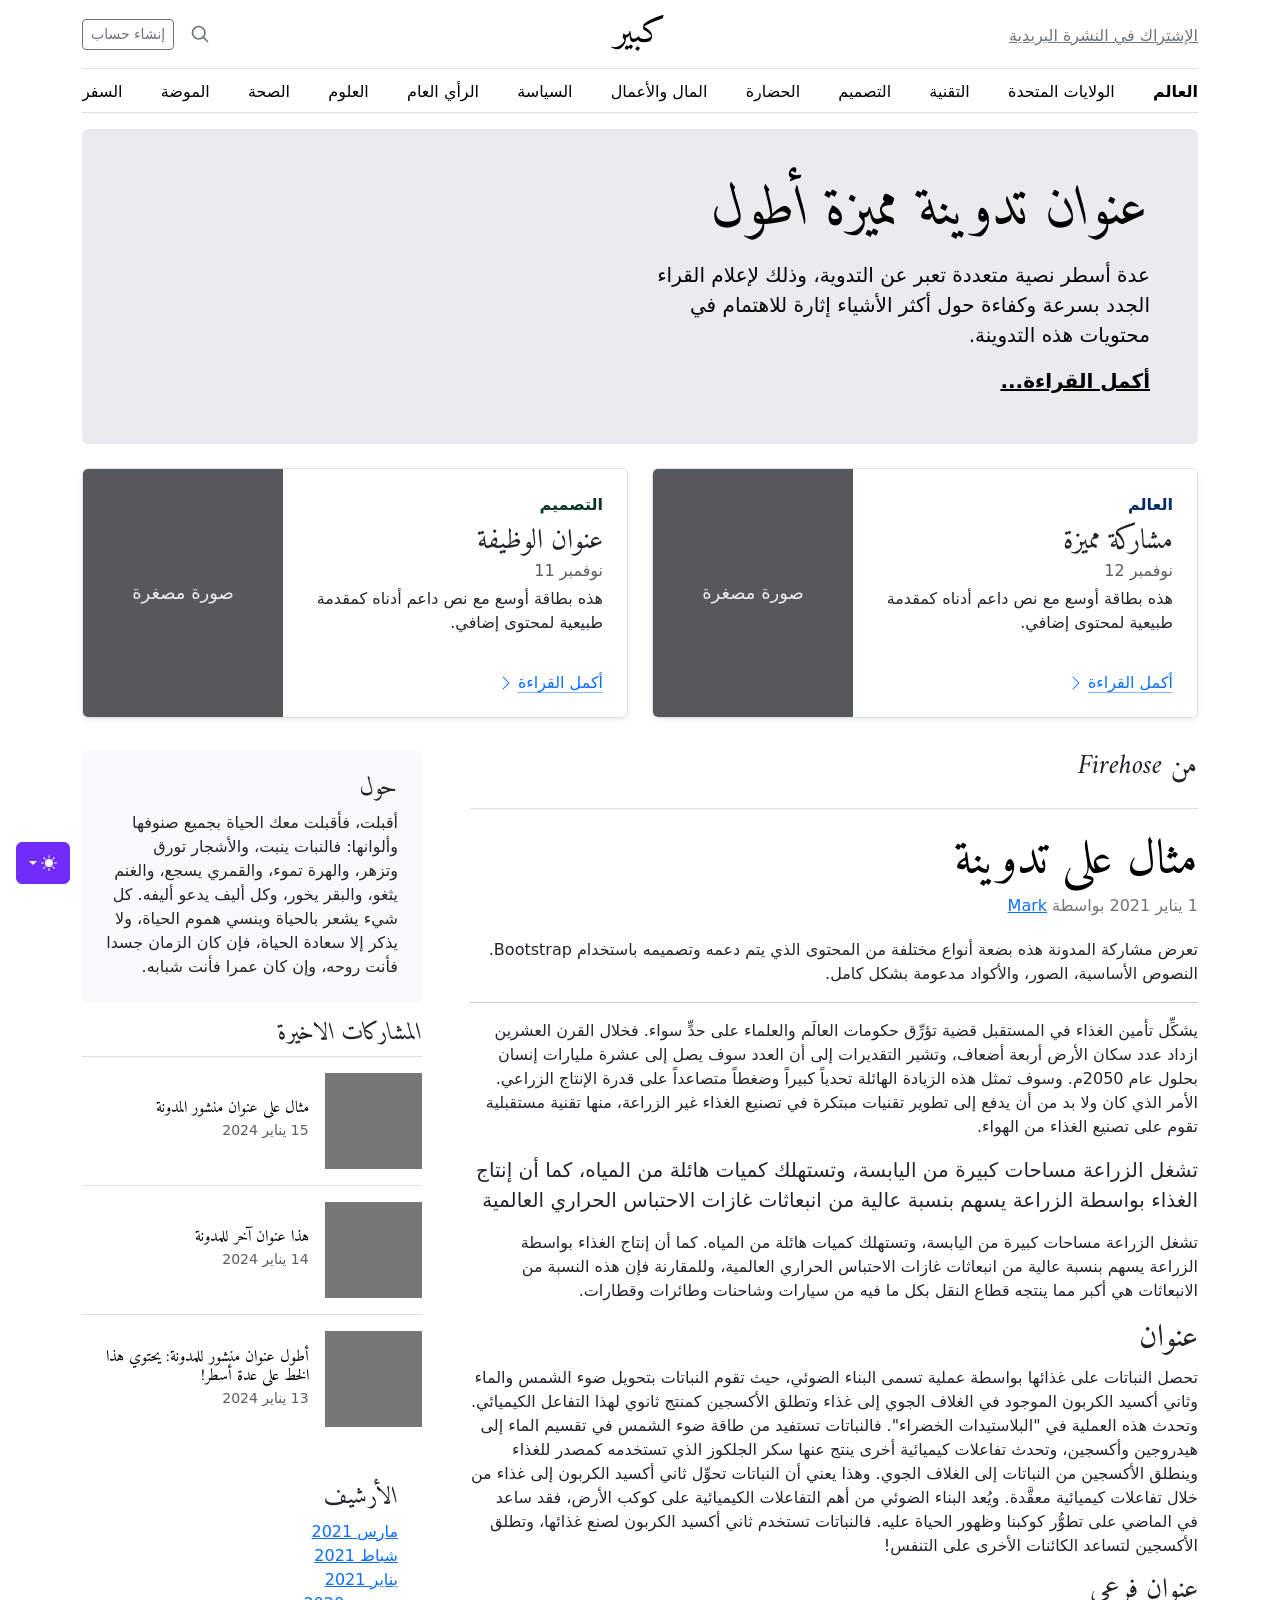
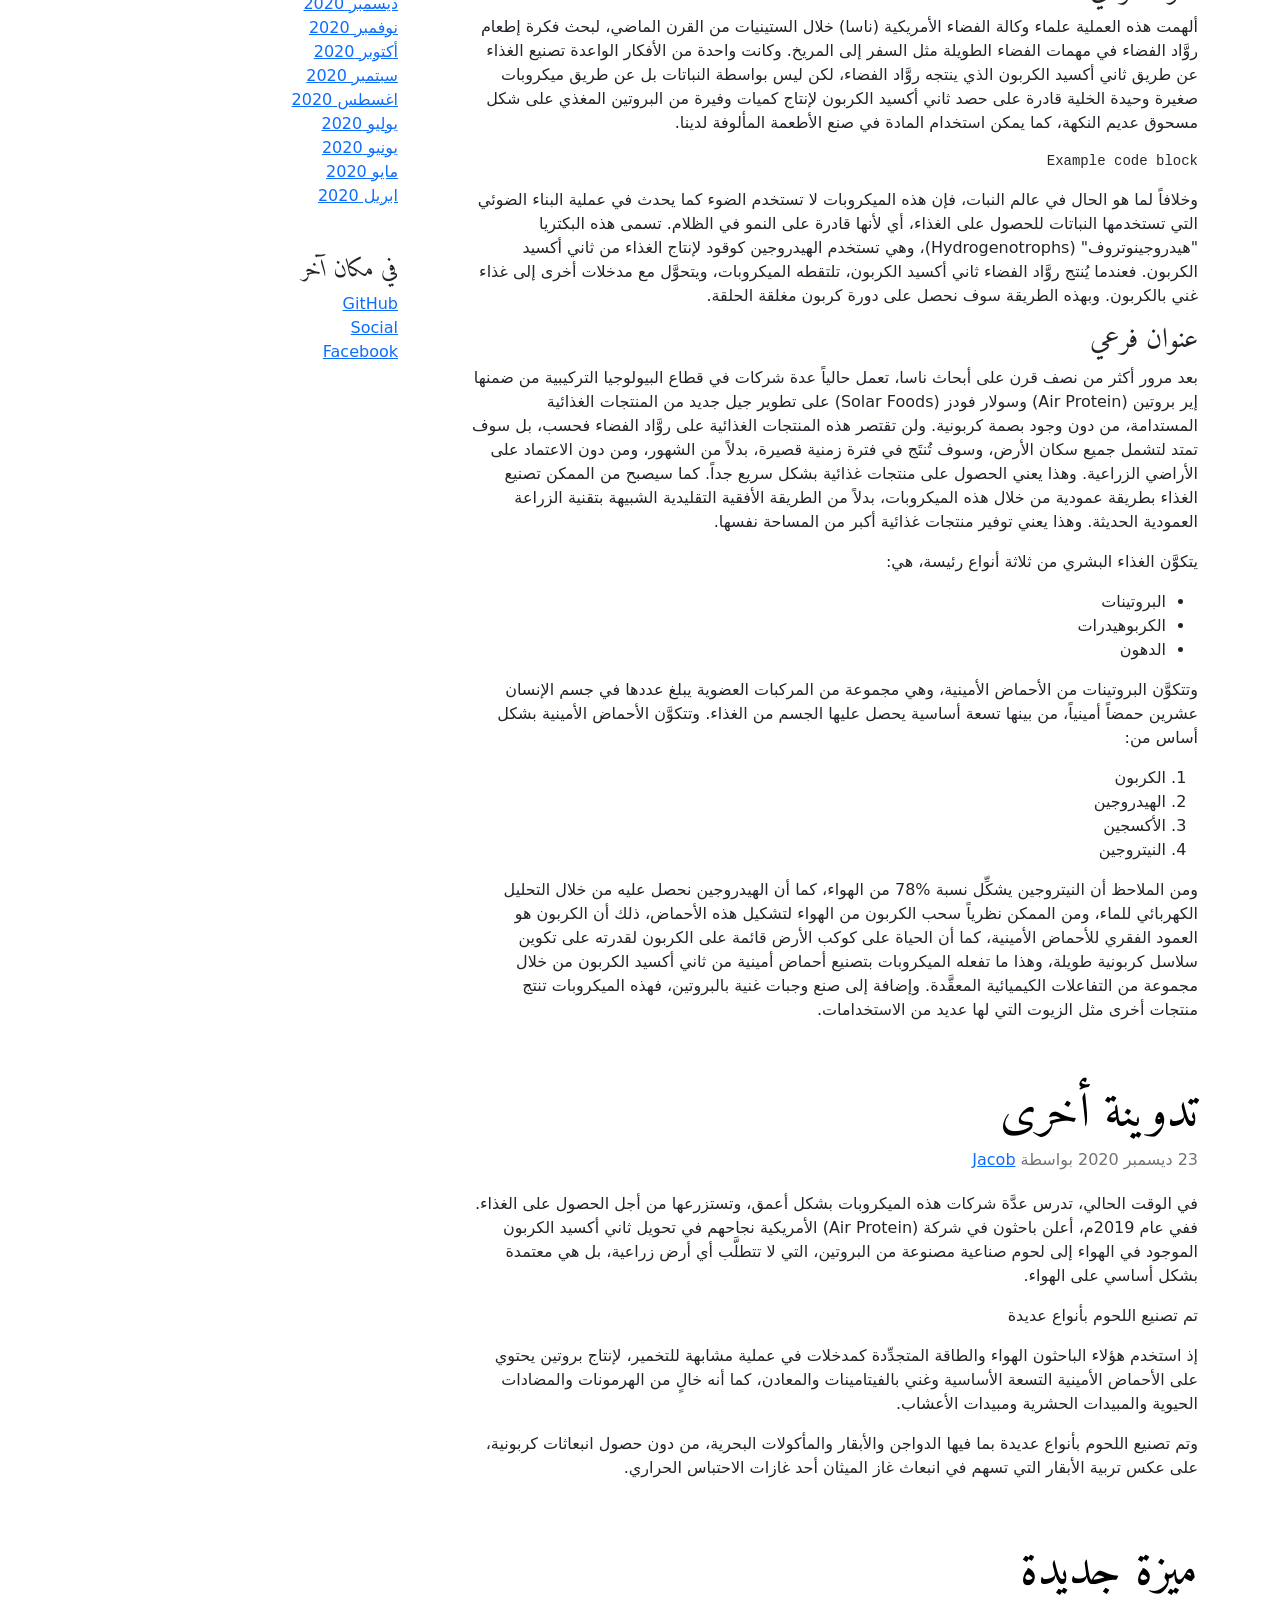
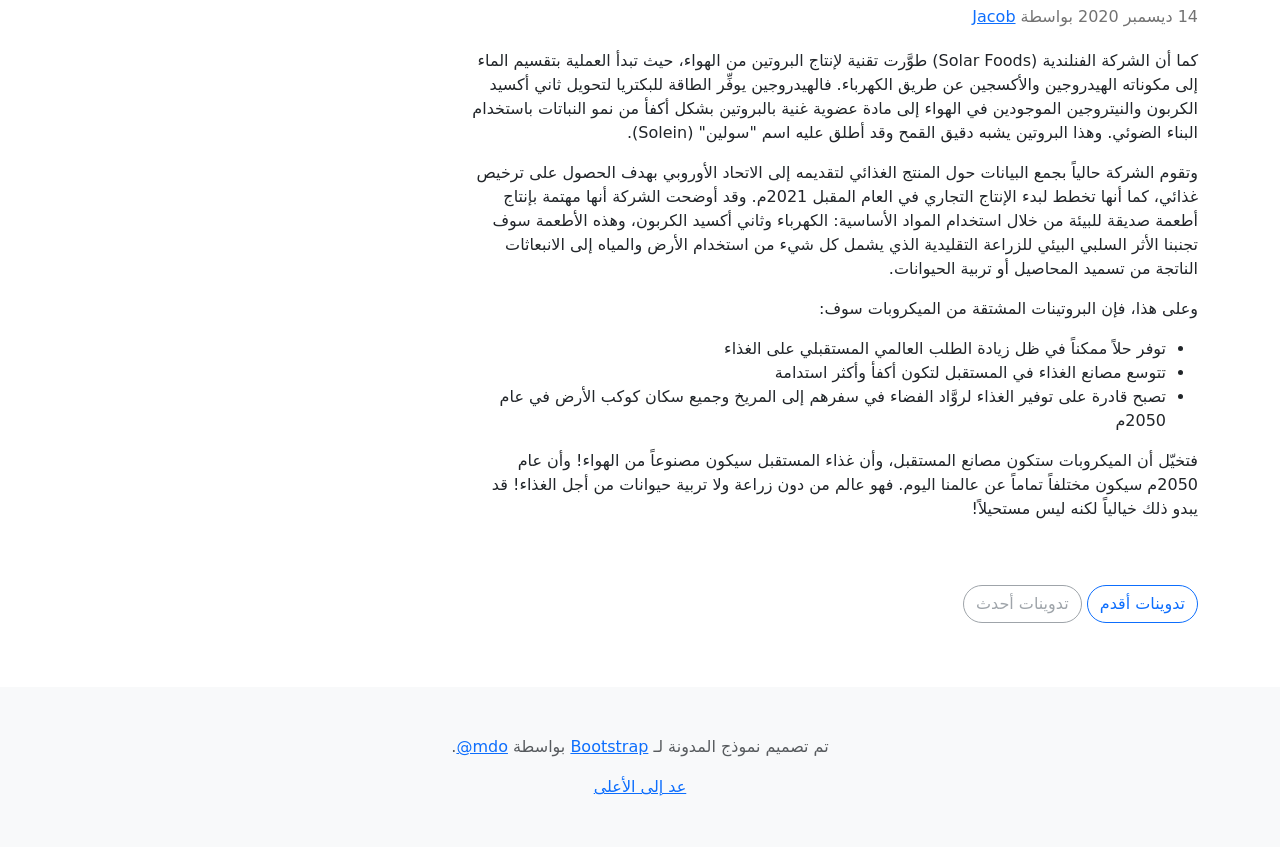
<file: Scratch_Website/bootstrap-5.3.8-examples/blog-rtl/index.html>
<!doctype html>
<html lang="ar" dir="rtl" data-bs-theme="auto">
  <head>
    <meta charset="utf-8" />
    <meta name="viewport" content="width=device-width, initial-scale=1" />
    <meta name="description" content="" />
    <meta
      name="author"
      content="Mark Otto, Jacob Thornton, and Bootstrap contributors"
    />
    <meta name="generator" content="Astro v5.13.2" />
    <title>قالب المدونة · Bootstrap v5.3</title>
    <link
      rel="canonical"
      href="https://getbootstrap.com/docs/5.3/examples/blog-rtl/"
    />
    <script src="../assets/js/color-modes.js"></script>
    <link href="../assets/dist/css/bootstrap.rtl.min.css" rel="stylesheet" />
    <meta name="theme-color" content="#712cf9" />
    <link
      href="https://fonts.googleapis.com/css?family=Amiri:wght@400;700&display=swap"
      rel="stylesheet"
    />
    <link href="../blog/blog.rtl.css" rel="stylesheet" />
    <style>
      .bd-placeholder-img {
        font-size: 1.125rem;
        text-anchor: middle;
        -webkit-user-select: none;
        -moz-user-select: none;
        user-select: none;
      }
      @media (min-width: 768px) {
        .bd-placeholder-img-lg {
          font-size: 3.5rem;
        }
      }
      .b-example-divider {
        width: 100%;
        height: 3rem;
        background-color: #0000001a;
        border: solid rgba(0, 0, 0, 0.15);
        border-width: 1px 0;
        box-shadow:
          inset 0 0.5em 1.5em #0000001a,
          inset 0 0.125em 0.5em #00000026;
      }
      .b-example-vr {
        flex-shrink: 0;
        width: 1.5rem;
        height: 100vh;
      }
      .bi {
        vertical-align: -0.125em;
        fill: currentColor;
      }
      .nav-scroller {
        position: relative;
        z-index: 2;
        height: 2.75rem;
        overflow-y: hidden;
      }
      .nav-scroller .nav {
        display: flex;
        flex-wrap: nowrap;
        padding-bottom: 1rem;
        margin-top: -1px;
        overflow-x: auto;
        text-align: center;
        white-space: nowrap;
        -webkit-overflow-scrolling: touch;
      }
      .btn-bd-primary {
        --bd-violet-bg: #712cf9;
        --bd-violet-rgb: 112.520718, 44.062154, 249.437846;
        --bs-btn-font-weight: 600;
        --bs-btn-color: var(--bs-white);
        --bs-btn-bg: var(--bd-violet-bg);
        --bs-btn-border-color: var(--bd-violet-bg);
        --bs-btn-hover-color: var(--bs-white);
        --bs-btn-hover-bg: #6528e0;
        --bs-btn-hover-border-color: #6528e0;
        --bs-btn-focus-shadow-rgb: var(--bd-violet-rgb);
        --bs-btn-active-color: var(--bs-btn-hover-color);
        --bs-btn-active-bg: #5a23c8;
        --bs-btn-active-border-color: #5a23c8;
      }
      .bd-mode-toggle {
        z-index: 1500;
      }
      .bd-mode-toggle .bi {
        width: 1em;
        height: 1em;
      }
      .bd-mode-toggle .dropdown-menu .active .bi {
        display: block !important;
      }
    </style>
  </head>
  <body>
    <svg xmlns="http://www.w3.org/2000/svg" class="d-none">
      <symbol id="check2" viewBox="0 0 16 16">
        <path
          d="M13.854 3.646a.5.5 0 0 1 0 .708l-7 7a.5.5 0 0 1-.708 0l-3.5-3.5a.5.5 0 1 1 .708-.708L6.5 10.293l6.646-6.647a.5.5 0 0 1 .708 0z"
        ></path>
      </symbol>
      <symbol id="circle-half" viewBox="0 0 16 16">
        <path
          d="M8 15A7 7 0 1 0 8 1v14zm0 1A8 8 0 1 1 8 0a8 8 0 0 1 0 16z"
        ></path>
      </symbol>
      <symbol id="moon-stars-fill" viewBox="0 0 16 16">
        <path
          d="M6 .278a.768.768 0 0 1 .08.858 7.208 7.208 0 0 0-.878 3.46c0 4.021 3.278 7.277 7.318 7.277.527 0 1.04-.055 1.533-.16a.787.787 0 0 1 .81.316.733.733 0 0 1-.031.893A8.349 8.349 0 0 1 8.344 16C3.734 16 0 12.286 0 7.71 0 4.266 2.114 1.312 5.124.06A.752.752 0 0 1 6 .278z"
        ></path>
        <path
          d="M10.794 3.148a.217.217 0 0 1 .412 0l.387 1.162c.173.518.579.924 1.097 1.097l1.162.387a.217.217 0 0 1 0 .412l-1.162.387a1.734 1.734 0 0 0-1.097 1.097l-.387 1.162a.217.217 0 0 1-.412 0l-.387-1.162A1.734 1.734 0 0 0 9.31 6.593l-1.162-.387a.217.217 0 0 1 0-.412l1.162-.387a1.734 1.734 0 0 0 1.097-1.097l.387-1.162zM13.863.099a.145.145 0 0 1 .274 0l.258.774c.115.346.386.617.732.732l.774.258a.145.145 0 0 1 0 .274l-.774.258a1.156 1.156 0 0 0-.732.732l-.258.774a.145.145 0 0 1-.274 0l-.258-.774a1.156 1.156 0 0 0-.732-.732l-.774-.258a.145.145 0 0 1 0-.274l.774-.258c.346-.115.617-.386.732-.732L13.863.1z"
        ></path>
      </symbol>
      <symbol id="sun-fill" viewBox="0 0 16 16">
        <path
          d="M8 12a4 4 0 1 0 0-8 4 4 0 0 0 0 8zM8 0a.5.5 0 0 1 .5.5v2a.5.5 0 0 1-1 0v-2A.5.5 0 0 1 8 0zm0 13a.5.5 0 0 1 .5.5v2a.5.5 0 0 1-1 0v-2A.5.5 0 0 1 8 13zm8-5a.5.5 0 0 1-.5.5h-2a.5.5 0 0 1 0-1h2a.5.5 0 0 1 .5.5zM3 8a.5.5 0 0 1-.5.5h-2a.5.5 0 0 1 0-1h2A.5.5 0 0 1 3 8zm10.657-5.657a.5.5 0 0 1 0 .707l-1.414 1.415a.5.5 0 1 1-.707-.708l1.414-1.414a.5.5 0 0 1 .707 0zm-9.193 9.193a.5.5 0 0 1 0 .707L3.05 13.657a.5.5 0 0 1-.707-.707l1.414-1.414a.5.5 0 0 1 .707 0zm9.193 2.121a.5.5 0 0 1-.707 0l-1.414-1.414a.5.5 0 0 1 .707-.707l1.414 1.414a.5.5 0 0 1 0 .707zM4.464 4.465a.5.5 0 0 1-.707 0L2.343 3.05a.5.5 0 1 1 .707-.707l1.414 1.414a.5.5 0 0 1 0 .708z"
        ></path>
      </symbol>
    </svg>
    <div
      class="dropdown position-fixed bottom-0 end-0 mb-3 me-3 bd-mode-toggle"
    >
      <button
        class="btn btn-bd-primary py-2 dropdown-toggle d-flex align-items-center"
        id="bd-theme"
        type="button"
        aria-expanded="false"
        data-bs-toggle="dropdown"
        aria-label="Toggle theme (auto)"
      >
        <svg class="bi my-1 theme-icon-active" aria-hidden="true">
          <use href="#circle-half"></use>
        </svg>
        <span class="visually-hidden" id="bd-theme-text">Toggle theme</span>
      </button>
      <ul
        class="dropdown-menu dropdown-menu-end shadow"
        aria-labelledby="bd-theme-text"
      >
        <li>
          <button
            type="button"
            class="dropdown-item d-flex align-items-center"
            data-bs-theme-value="light"
            aria-pressed="false"
          >
            <svg class="bi me-2 opacity-50" aria-hidden="true">
              <use href="#sun-fill"></use>
            </svg>
            Light
            <svg class="bi ms-auto d-none" aria-hidden="true">
              <use href="#check2"></use>
            </svg>
          </button>
        </li>
        <li>
          <button
            type="button"
            class="dropdown-item d-flex align-items-center"
            data-bs-theme-value="dark"
            aria-pressed="false"
          >
            <svg class="bi me-2 opacity-50" aria-hidden="true">
              <use href="#moon-stars-fill"></use>
            </svg>
            Dark
            <svg class="bi ms-auto d-none" aria-hidden="true">
              <use href="#check2"></use>
            </svg>
          </button>
        </li>
        <li>
          <button
            type="button"
            class="dropdown-item d-flex align-items-center active"
            data-bs-theme-value="auto"
            aria-pressed="true"
          >
            <svg class="bi me-2 opacity-50" aria-hidden="true">
              <use href="#circle-half"></use>
            </svg>
            Auto
            <svg class="bi ms-auto d-none" aria-hidden="true">
              <use href="#check2"></use>
            </svg>
          </button>
        </li>
      </ul>
    </div>
    <svg xmlns="http://www.w3.org/2000/svg" class="d-none">
      <symbol
        id="aperture"
        fill="none"
        stroke="currentColor"
        stroke-linecap="round"
        stroke-linejoin="round"
        stroke-width="2"
        viewBox="0 0 24 24"
      >
        <circle cx="12" cy="12" r="10"></circle>
        <path
          d="M14.31 8l5.74 9.94M9.69 8h11.48M7.38 12l5.74-9.94M9.69 16L3.95 6.06M14.31 16H2.83m13.79-4l-5.74 9.94"
        ></path>
      </symbol>
      <symbol id="cart" viewBox="0 0 16 16">
        <path
          d="M0 1.5A.5.5 0 0 1 .5 1H2a.5.5 0 0 1 .485.379L2.89 3H14.5a.5.5 0 0 1 .49.598l-1 5a.5.5 0 0 1-.465.401l-9.397.472L4.415 11H13a.5.5 0 0 1 0 1H4a.5.5 0 0 1-.491-.408L2.01 3.607 1.61 2H.5a.5.5 0 0 1-.5-.5zM3.102 4l.84 4.479 9.144-.459L13.89 4H3.102zM5 12a2 2 0 1 0 0 4 2 2 0 0 0 0-4zm7 0a2 2 0 1 0 0 4 2 2 0 0 0 0-4zm-7 1a1 1 0 1 1 0 2 1 1 0 0 1 0-2zm7 0a1 1 0 1 1 0 2 1 1 0 0 1 0-2z"
        ></path>
      </symbol>
      <symbol id="chevron-right" viewBox="0 0 16 16">
        <path
          fill-rule="evenodd"
          d="M4.646 1.646a.5.5 0 0 1 .708 0l6 6a.5.5 0 0 1 0 .708l-6 6a.5.5 0 0 1-.708-.708L10.293 8 4.646 2.354a.5.5 0 0 1 0-.708z"
        ></path>
      </symbol>
    </svg>
    <div class="container">
      <header class="border-bottom lh-1 py-3">
        <div class="row flex-nowrap justify-content-between align-items-center">
          <div class="col-4 pt-1">
            <a class="link-secondary" href="#">الإشتراك في النشرة البريدية</a>
          </div>
          <div class="col-4 text-center">
            <a
              class="blog-header-logo text-body-emphasis text-decoration-none"
              href="#"
              >كبير</a
            >
          </div>
          <div class="col-4 d-flex justify-content-end align-items-center">
            <a class="link-secondary" href="#" aria-label="بحث">
              <svg
                xmlns="http://www.w3.org/2000/svg"
                width="20"
                height="20"
                fill="none"
                stroke="currentColor"
                stroke-linecap="round"
                stroke-linejoin="round"
                stroke-width="2"
                class="mx-3"
                role="img"
                viewBox="0 0 24 24"
              >
                <title>بحث</title>
                <circle cx="10.5" cy="10.5" r="7.5"></circle>
                <path d="M21 21l-5.2-5.2"></path>
              </svg>
            </a>
            <a class="btn btn-sm btn-outline-secondary" href="#">إنشاء حساب</a>
          </div>
        </div>
      </header>
      <div class="nav-scroller py-1 mb-3 border-bottom">
        <nav class="nav nav-underline justify-content-between">
          <a class="nav-item nav-link link-body-emphasis active" href="#"
            >العالم</a
          >
          <a class="nav-item nav-link link-body-emphasis" href="#"
            >الولايات المتحدة</a
          >
          <a class="nav-item nav-link link-body-emphasis" href="#">التقنية</a>
          <a class="nav-item nav-link link-body-emphasis" href="#">التصميم</a>
          <a class="nav-item nav-link link-body-emphasis" href="#">الحضارة</a>
          <a class="nav-item nav-link link-body-emphasis" href="#"
            >المال والأعمال</a
          >
          <a class="nav-item nav-link link-body-emphasis" href="#">السياسة</a>
          <a class="nav-item nav-link link-body-emphasis" href="#"
            >الرأي العام</a
          >
          <a class="nav-item nav-link link-body-emphasis" href="#">العلوم</a>
          <a class="nav-item nav-link link-body-emphasis" href="#">الصحة</a>
          <a class="nav-item nav-link link-body-emphasis" href="#">الموضة</a>
          <a class="nav-item nav-link link-body-emphasis" href="#">السفر</a>
        </nav>
      </div>
    </div>
    <main class="container">
      <div class="p-4 p-md-5 mb-4 rounded text-body-emphasis bg-body-secondary">
        <div class="col-lg-6 px-0">
          <h1 class="display-4 fst-italic">عنوان تدوينة مميزة أطول</h1>
          <p class="lead my-3">
            عدة أسطر نصية متعددة تعبر عن التدوية، وذلك لإعلام القراء الجدد بسرعة
            وكفاءة حول أكثر الأشياء إثارة للاهتمام في محتويات هذه التدوينة.
          </p>
          <p class="lead mb-0">
            <a href="#" class="text-body-emphasis fw-bold">أكمل القراءة...</a>
          </p>
        </div>
      </div>
      <div class="row mb-2">
        <div class="col-md-6">
          <div
            class="row g-0 border rounded overflow-hidden flex-md-row mb-4 shadow-sm h-md-250 position-relative"
          >
            <div class="col p-4 d-flex flex-column position-static">
              <strong class="d-inline-block mb-2 text-primary-emphasis"
                >العالم</strong
              >
              <h3 class="mb-0">مشاركة مميزة</h3>
              <div class="mb-1 text-body-secondary">نوفمبر 12</div>
              <p class="card-text mb-auto">
                هذه بطاقة أوسع مع نص داعم أدناه كمقدمة طبيعية لمحتوى إضافي.
              </p>
              <a
                href="#"
                class="icon-link gap-1 icon-link-hover stretched-link"
              >
                أكمل القراءة
                <svg class="bi" aria-hidden="true">
                  <use xlink:href="#chevron-right"></use>
                </svg>
              </a>
            </div>
            <div class="col-auto d-none d-lg-block">
              <svg
                aria-label="Placeholder: صورة مصغرة"
                class="bd-placeholder-img"
                height="250"
                preserveAspectRatio="xMidYMid slice"
                role="img"
                width="200"
                xmlns="http://www.w3.org/2000/svg"
              >
                <title>Placeholder</title>
                <rect width="100%" height="100%" fill="#55595c"></rect>
                <text x="50%" y="50%" fill="#eceeef" dy=".3em">صورة مصغرة</text>
              </svg>
            </div>
          </div>
        </div>
        <div class="col-md-6">
          <div
            class="row g-0 border rounded overflow-hidden flex-md-row mb-4 shadow-sm h-md-250 position-relative"
          >
            <div class="col p-4 d-flex flex-column position-static">
              <strong class="d-inline-block mb-2 text-success-emphasis"
                >التصميم</strong
              >
              <h3 class="mb-0">عنوان الوظيفة</h3>
              <div class="mb-1 text-body-secondary">نوفمبر 11</div>
              <p class="mb-auto">
                هذه بطاقة أوسع مع نص داعم أدناه كمقدمة طبيعية لمحتوى إضافي.
              </p>
              <a
                href="#"
                class="icon-link gap-1 icon-link-hover stretched-link"
              >
                أكمل القراءة
                <svg class="bi" aria-hidden="true">
                  <use xlink:href="#chevron-right"></use>
                </svg>
              </a>
            </div>
            <div class="col-auto d-none d-lg-block">
              <svg
                aria-label="Placeholder: صورة مصغرة"
                class="bd-placeholder-img"
                height="250"
                preserveAspectRatio="xMidYMid slice"
                role="img"
                width="200"
                xmlns="http://www.w3.org/2000/svg"
              >
                <title>Placeholder</title>
                <rect width="100%" height="100%" fill="#55595c"></rect>
                <text x="50%" y="50%" fill="#eceeef" dy=".3em">صورة مصغرة</text>
              </svg>
            </div>
          </div>
        </div>
      </div>
      <div class="row g-5">
        <div class="col-md-8">
          <h3 class="pb-4 mb-4 fst-italic border-bottom">من Firehose</h3>
          <article class="blog-post">
            <h2 class="display-5 link-body-emphasis mb-1">مثال على تدوينة</h2>
            <p class="blog-post-meta">
              1 يناير 2021 بواسطة <a href="#"> Mark </a>
            </p>
            <p>
              تعرض مشاركة المدونة هذه بضعة أنواع مختلفة من المحتوى الذي يتم دعمه
              وتصميمه باستخدام Bootstrap. النصوص الأساسية، الصور، والأكواد
              مدعومة بشكل كامل.
            </p>
            <hr />
            <p>
              يشكِّل تأمين الغذاء في المستقبل قضية تؤرِّق حكومات العالَم
              والعلماء على حدٍّ سواء. فخلال القرن العشرين ازداد عدد سكان الأرض
              أربعة أضعاف، وتشير التقديرات إلى أن العدد سوف يصل إلى عشرة مليارات
              إنسان بحلول عام 2050م. وسوف تمثل هذه الزيادة الهائلة تحدياً كبيراً
              وضغطاً متصاعداً على قدرة الإنتاج الزراعي. الأمر الذي كان ولا بد من
              أن يدفع إلى تطوير تقنيات مبتكرة في تصنيع الغذاء غير الزراعة، منها
              تقنية مستقبلية تقوم على تصنيع الغذاء من الهواء.
            </p>
            <blockquote class="blockquote">
              <p>
                تشغل الزراعة مساحات كبيرة من اليابسة، وتستهلك كميات هائلة من
                المياه، كما أن إنتاج الغذاء بواسطة الزراعة يسهم بنسبة عالية من
                انبعاثات غازات الاحتباس الحراري العالمية
              </p>
            </blockquote>
            <p>
              تشغل الزراعة مساحات كبيرة من اليابسة، وتستهلك كميات هائلة من
              المياه. كما أن إنتاج الغذاء بواسطة الزراعة يسهم بنسبة عالية من
              انبعاثات غازات الاحتباس الحراري العالمية، وللمقارنة فإن هذه النسبة
              من الانبعاثات هي أكبر مما ينتجه قطاع النقل بكل ما فيه من سيارات
              وشاحنات وطائرات وقطارات.
            </p>
            <h2>عنوان</h2>
            <p>
              تحصل النباتات على غذائها بواسطة عملية تسمى البناء الضوئي، حيث تقوم
              النباتات بتحويل ضوء الشمس والماء وثاني أكسيد الكربون الموجود في
              الغلاف الجوي إلى غذاء وتطلق الأكسجين كمنتج ثانوي لهذا التفاعل
              الكيميائي. وتحدث هذه العملية في "البلاستيدات الخضراء". فالنباتات
              تستفيد من طاقة ضوء الشمس في تقسيم الماء إلى هيدروجين وأكسجين،
              وتحدث تفاعلات كيميائية أخرى ينتج عنها سكر الجلكوز الذي تستخدمه
              كمصدر للغذاء وينطلق الأكسجين من النباتات إلى الغلاف الجوي. وهذا
              يعني أن النباتات تحوِّل ثاني أكسيد الكربون إلى غذاء من خلال
              تفاعلات كيميائية معقَّدة. ويُعد البناء الضوئي من أهم التفاعلات
              الكيميائية على كوكب الأرض، فقد ساعد في الماضي على تطوُّر كوكبنا
              وظهور الحياة عليه. فالنباتات تستخدم ثاني أكسيد الكربون لصنع
              غذائها، وتطلق الأكسجين لتساعد الكائنات الأخرى على التنفس!
            </p>
            <h3>عنوان فرعي</h3>
            <p>
              ألهمت هذه العملية علماء وكالة الفضاء الأمريكية (ناسا) خلال
              الستينيات من القرن الماضي، لبحث فكرة إطعام روَّاد الفضاء في مهمات
              الفضاء الطويلة مثل السفر إلى المريخ. وكانت واحدة من الأفكار
              الواعدة تصنيع الغذاء عن طريق ثاني أكسيد الكربون الذي ينتجه روَّاد
              الفضاء، لكن ليس بواسطة النباتات بل عن طريق ميكروبات صغيرة وحيدة
              الخلية قادرة على حصد ثاني أكسيد الكربون لإنتاج كميات وفيرة من
              البروتين المغذي على شكل مسحوق عديم النكهة، كما يمكن استخدام المادة
              في صنع الأطعمة المألوفة لدينا.
            </p>
            <pre><code>Example code block</code></pre>
            <p>
              وخلافاً لما هو الحال في عالم النبات، فإن هذه الميكروبات لا تستخدم
              الضوء كما يحدث في عملية البناء الضوئي التي تستخدمها النباتات
              للحصول على الغذاء، أي لأنها قادرة على النمو في الظلام. تسمى هذه
              البكتريا "هيدروجينوتروف" (Hydrogenotrophs)، وهي تستخدم الهيدروجين
              كوقود لإنتاج الغذاء من ثاني أكسيد الكربون. فعندما يُنتج روَّاد
              الفضاء ثاني أكسيد الكربون، تلتقطه الميكروبات، ويتحوَّل مع مدخلات
              أخرى إلى غذاء غني بالكربون. وبهذه الطريقة سوف نحصل على دورة كربون
              مغلقة الحلقة.
            </p>
            <h3>عنوان فرعي</h3>
            <p>
              بعد مرور أكثر من نصف قرن على أبحاث ناسا، تعمل حالياً عدة شركات في
              قطاع البيولوجيا التركيبية من ضمنها إير بروتين (Air Protein) وسولار
              فودز (Solar Foods) على تطوير جيل جديد من المنتجات الغذائية
              المستدامة، من دون وجود بصمة كربونية. ولن تقتصر هذه المنتجات
              الغذائية على روَّاد الفضاء فحسب، بل سوف تمتد لتشمل جميع سكان
              الأرض، وسوف تُنتَج في فترة زمنية قصيرة، بدلاً من الشهور، ومن دون
              الاعتماد على الأراضي الزراعية. وهذا يعني الحصول على منتجات غذائية
              بشكل سريع جداً. كما سيصبح من الممكن تصنيع الغذاء بطريقة عمودية من
              خلال هذه الميكروبات، بدلاً من الطريقة الأفقية التقليدية الشبيهة
              بتقنية الزراعة العمودية الحديثة. وهذا يعني توفير منتجات غذائية
              أكبر من المساحة نفسها.
            </p>
            <p>يتكوَّن الغذاء البشري من ثلاثة أنواع رئيسة، هي:</p>
            <ul>
              <li>البروتينات</li>
              <li>الكربوهيدرات</li>
              <li>الدهون</li>
            </ul>
            <p>
              وتتكوَّن البروتينات من الأحماض الأمينية، وهي مجموعة من المركبات
              العضوية يبلغ عددها في جسم الإنسان عشرين حمضاً أمينياً، من بينها
              تسعة أساسية يحصل عليها الجسم من الغذاء. وتتكوَّن الأحماض الأمينية
              بشكل أساس من:
            </p>
            <ol>
              <li>الكربون</li>
              <li>الهيدروجين</li>
              <li>الأكسجين</li>
              <li>النيتروجين</li>
            </ol>
            <p>
              ومن الملاحظ أن النيتروجين يشكِّل نسبة %78 من الهواء، كما أن
              الهيدروجين نحصل عليه من خلال التحليل الكهربائي للماء، ومن الممكن
              نظرياً سحب الكربون من الهواء لتشكيل هذه الأحماض، ذلك أن الكربون هو
              العمود الفقري للأحماض الأمينية، كما أن الحياة على كوكب الأرض قائمة
              على الكربون لقدرته على تكوين سلاسل كربونية طويلة، وهذا ما تفعله
              الميكروبات بتصنيع أحماض أمينية من ثاني أكسيد الكربون من خلال
              مجموعة من التفاعلات الكيميائية المعقَّدة. وإضافة إلى صنع وجبات
              غنية بالبروتين، فهذه الميكروبات تنتج منتجات أخرى مثل الزيوت التي
              لها عديد من الاستخدامات.
            </p>
          </article>
          <article class="blog-post">
            <h2 class="display-5 link-body-emphasis mb-1">تدوينة أخرى</h2>
            <p class="blog-post-meta">
              23 ديسمبر 2020 بواسطة <a href="#">Jacob</a>
            </p>
            <p>
              في الوقت الحالي، تدرس عدَّة شركات هذه الميكروبات بشكل أعمق،
              وتستزرعها من أجل الحصول على الغذاء. ففي عام 2019م، أعلن باحثون في
              شركة (Air Protein) الأمريكية نجاحهم في تحويل ثاني أكسيد الكربون
              الموجود في الهواء إلى لحوم صناعية مصنوعة من البروتين، التي لا
              تتطلَّب أي أرض زراعية، بل هي معتمدة بشكل أساسي على الهواء.
            </p>
            <blockquote><p>تم تصنيع اللحوم بأنواع عديدة</p></blockquote>
            <p>
              إذ استخدم هؤلاء الباحثون الهواء والطاقة المتجدِّدة كمدخلات في
              عملية مشابهة للتخمير، لإنتاج بروتين يحتوي على الأحماض الأمينية
              التسعة الأساسية وغني بالفيتامينات والمعادن، كما أنه خالٍ من
              الهرمونات والمضادات الحيوية والمبيدات الحشرية ومبيدات الأعشاب.
            </p>
            <p>
              وتم تصنيع اللحوم بأنواع عديدة بما فيها الدواجن والأبقار والمأكولات
              البحرية، من دون حصول انبعاثات كربونية، على عكس تربية الأبقار التي
              تسهم في انبعاث غاز الميثان أحد غازات الاحتباس الحراري.
            </p>
          </article>
          <article class="blog-post">
            <h2 class="display-5 link-body-emphasis mb-1">ميزة جديدة</h2>
            <p class="blog-post-meta">
              14 ديسمبر 2020 بواسطة <a href="#">Jacob</a>
            </p>
            <p>
              كما أن الشركة الفنلندية (Solar Foods) طوَّرت تقنية لإنتاج البروتين
              من الهواء، حيث تبدأ العملية بتقسيم الماء إلى مكوناته الهيدروجين
              والأكسجين عن طريق الكهرباء. فالهيدروجين يوفِّر الطاقة للبكتريا
              لتحويل ثاني أكسيد الكربون والنيتروجين الموجودين في الهواء إلى مادة
              عضوية غنية بالبروتين بشكل أكفأ من نمو النباتات باستخدام البناء
              الضوئي. وهذا البروتين يشبه دقيق القمح وقد أطلق عليه اسم "سولين"
              (Solein).
            </p>
            <p>
              وتقوم الشركة حالياً بجمع البيانات حول المنتج الغذائي لتقديمه إلى
              الاتحاد الأوروبي بهدف الحصول على ترخيص غذائي، كما أنها تخطط لبدء
              الإنتاج التجاري في العام المقبل 2021م. وقد أوضحت الشركة أنها مهتمة
              بإنتاج أطعمة صديقة للبيئة من خلال استخدام المواد الأساسية:
              الكهرباء وثاني أكسيد الكربون، وهذه الأطعمة سوف تجنبنا الأثر السلبي
              البيئي للزراعة التقليدية الذي يشمل كل شيء من استخدام الأرض والمياه
              إلى الانبعاثات الناتجة من تسميد المحاصيل أو تربية الحيوانات.
            </p>
            <p>وعلى هذا، فإن البروتينات المشتقة من الميكروبات سوف:</p>
            <ul>
              <li>
                توفر حلاً ممكناً في ظل زيادة الطلب العالمي المستقبلي على الغذاء
              </li>
              <li>تتوسع مصانع الغذاء في المستقبل لتكون أكفأ وأكثر استدامة</li>
              <li>
                تصبح قادرة على توفير الغذاء لروَّاد الفضاء في سفرهم إلى المريخ
                وجميع سكان كوكب الأرض في عام 2050م
              </li>
            </ul>
            <p>
              فتخيّل أن الميكروبات ستكون مصانع المستقبل، وأن غذاء المستقبل سيكون
              مصنوعاً من الهواء! وأن عام 2050م سيكون مختلفاً تماماً عن عالمنا
              اليوم. فهو عالم من دون زراعة ولا تربية حيوانات من أجل الغذاء! قد
              يبدو ذلك خيالياً لكنه ليس مستحيلاً!
            </p>
          </article>
          <nav class="blog-pagination" aria-label="Pagination">
            <a class="btn btn-outline-primary rounded-pill" href="#"
              >تدوينات أقدم</a
            >
            <a
              class="btn btn-outline-secondary rounded-pill disabled"
              aria-disabled="true"
              >تدوينات أحدث</a
            >
          </nav>
        </div>
        <div class="col-md-4">
          <div class="position-sticky" style="top: 2rem">
            <div class="p-4 mb-3 bg-body-tertiary rounded">
              <h4 class="fst-italic">حول</h4>
              <p class="mb-0">
                أقبلت، فأقبلت معك الحياة بجميع صنوفها وألوانها: فالنبات ينبت،
                والأشجار تورق وتزهر، والهرة تموء، والقمري يسجع، والغنم يثغو،
                والبقر يخور، وكل أليف يدعو أليفه. كل شيء يشعر بالحياة وينسي هموم
                الحياة، ولا يذكر إلا سعادة الحياة، فإن كان الزمان جسدا فأنت
                روحه، وإن كان عمرا فأنت شبابه.
              </p>
            </div>
            <div>
              <h4 class="fst-italic">المشاركات الاخيرة</h4>
              <ul class="list-unstyled">
                <li>
                  <a
                    class="d-flex flex-column flex-lg-row gap-3 align-items-start align-items-lg-center py-3 link-body-emphasis text-decoration-none border-top"
                    href="#"
                  >
                    <svg
                      aria-hidden="true"
                      class="bd-placeholder-img"
                      height="96"
                      preserveAspectRatio="xMidYMid slice"
                      width="100%"
                      xmlns="http://www.w3.org/2000/svg"
                    >
                      <rect width="100%" height="100%" fill="#777"></rect>
                    </svg>
                    <div class="col-lg-8">
                      <h6 class="mb-0">مثال على عنوان منشور المدونة</h6>
                      <small class="text-body-secondary">15 يناير 2024</small>
                    </div>
                  </a>
                </li>
                <li>
                  <a
                    class="d-flex flex-column flex-lg-row gap-3 align-items-start align-items-lg-center py-3 link-body-emphasis text-decoration-none border-top"
                    href="#"
                  >
                    <svg
                      aria-hidden="true"
                      class="bd-placeholder-img"
                      height="96"
                      preserveAspectRatio="xMidYMid slice"
                      width="100%"
                      xmlns="http://www.w3.org/2000/svg"
                    >
                      <rect width="100%" height="100%" fill="#777"></rect>
                    </svg>
                    <div class="col-lg-8">
                      <h6 class="mb-0">هذا عنوان آخر للمدونة</h6>
                      <small class="text-body-secondary">14 يناير 2024</small>
                    </div>
                  </a>
                </li>
                <li>
                  <a
                    class="d-flex flex-column flex-lg-row gap-3 align-items-start align-items-lg-center py-3 link-body-emphasis text-decoration-none border-top"
                    href="#"
                  >
                    <svg
                      aria-hidden="true"
                      class="bd-placeholder-img"
                      height="96"
                      preserveAspectRatio="xMidYMid slice"
                      width="100%"
                      xmlns="http://www.w3.org/2000/svg"
                    >
                      <rect width="100%" height="100%" fill="#777"></rect>
                    </svg>
                    <div class="col-lg-8">
                      <h6 class="mb-0">
                        أطول عنوان منشور للمدونة: يحتوي هذا الخط على عدة أسطر!
                      </h6>
                      <small class="text-body-secondary">13 يناير 2024</small>
                    </div>
                  </a>
                </li>
              </ul>
            </div>
            <div class="p-4">
              <h4 class="fst-italic">الأرشيف</h4>
              <ol class="list-unstyled mb-0">
                <li><a href="#">مارس 2021</a></li>
                <li><a href="#">شباط 2021</a></li>
                <li><a href="#">يناير 2021</a></li>
                <li><a href="#">ديسمبر 2020</a></li>
                <li><a href="#">نوفمبر 2020</a></li>
                <li><a href="#">أكتوبر 2020</a></li>
                <li><a href="#">سبتمبر 2020</a></li>
                <li><a href="#">اغسطس 2020</a></li>
                <li><a href="#">يوليو 2020</a></li>
                <li><a href="#">يونيو 2020</a></li>
                <li><a href="#">مايو 2020</a></li>
                <li><a href="#">ابريل 2020</a></li>
              </ol>
            </div>
            <div class="p-4">
              <h4 class="fst-italic">في مكان آخر</h4>
              <ol class="list-unstyled">
                <li><a href="#">GitHub</a></li>
                <li><a href="#">Social</a></li>
                <li><a href="#">Facebook</a></li>
              </ol>
            </div>
          </div>
        </div>
      </div>
    </main>
    <footer class="py-5 text-center text-body-secondary bg-body-tertiary">
      <p>
        تم تصميم نموذج المدونة لـ
        <a href="https://getbootstrap.com/">Bootstrap</a> بواسطة
        <a href="https://x.com/mdo"><bdi lang="en" dir="ltr">@mdo</bdi></a
        >.
      </p>
      <p class="mb-0"><a href="#">عد إلى الأعلى</a></p>
    </footer>
    <script
      src="../assets/dist/js/bootstrap.bundle.min.js"
      class="astro-vvvwv3sm"
    ></script>
  </body>
</html>
</file>
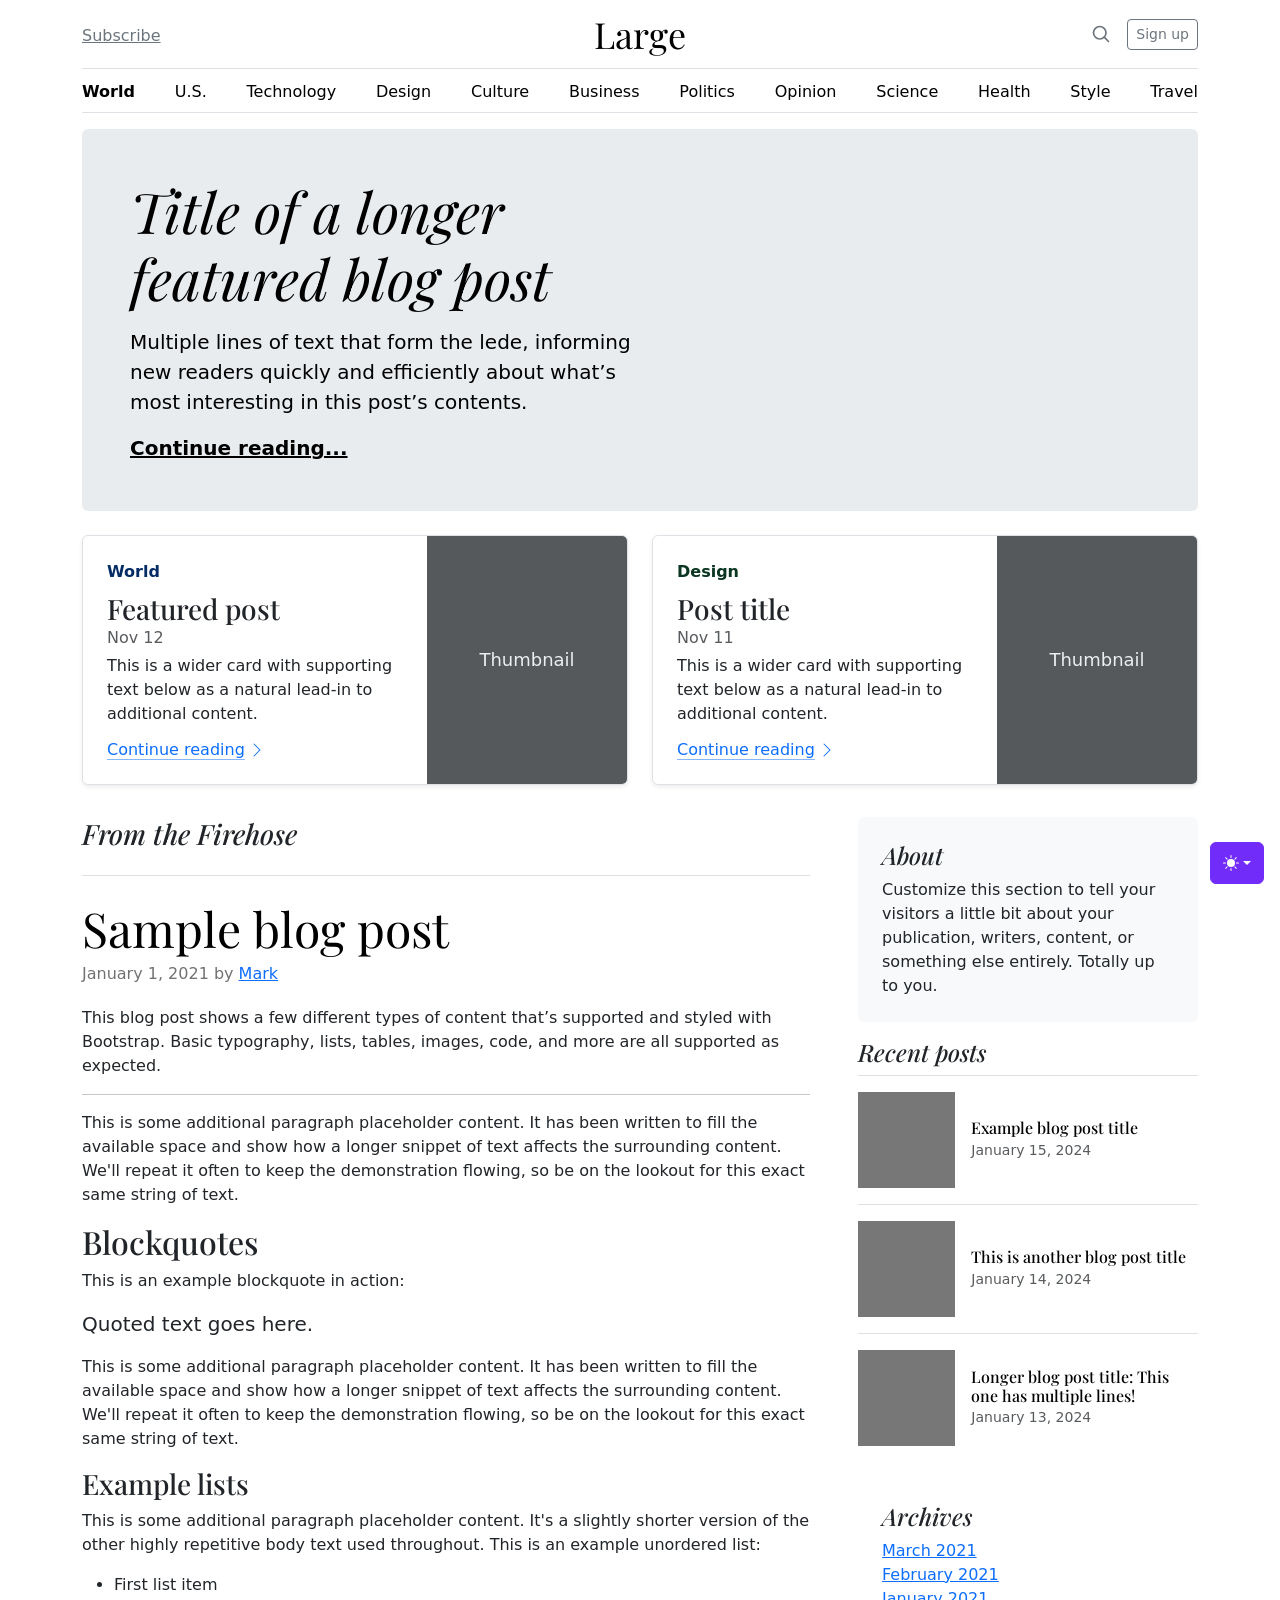
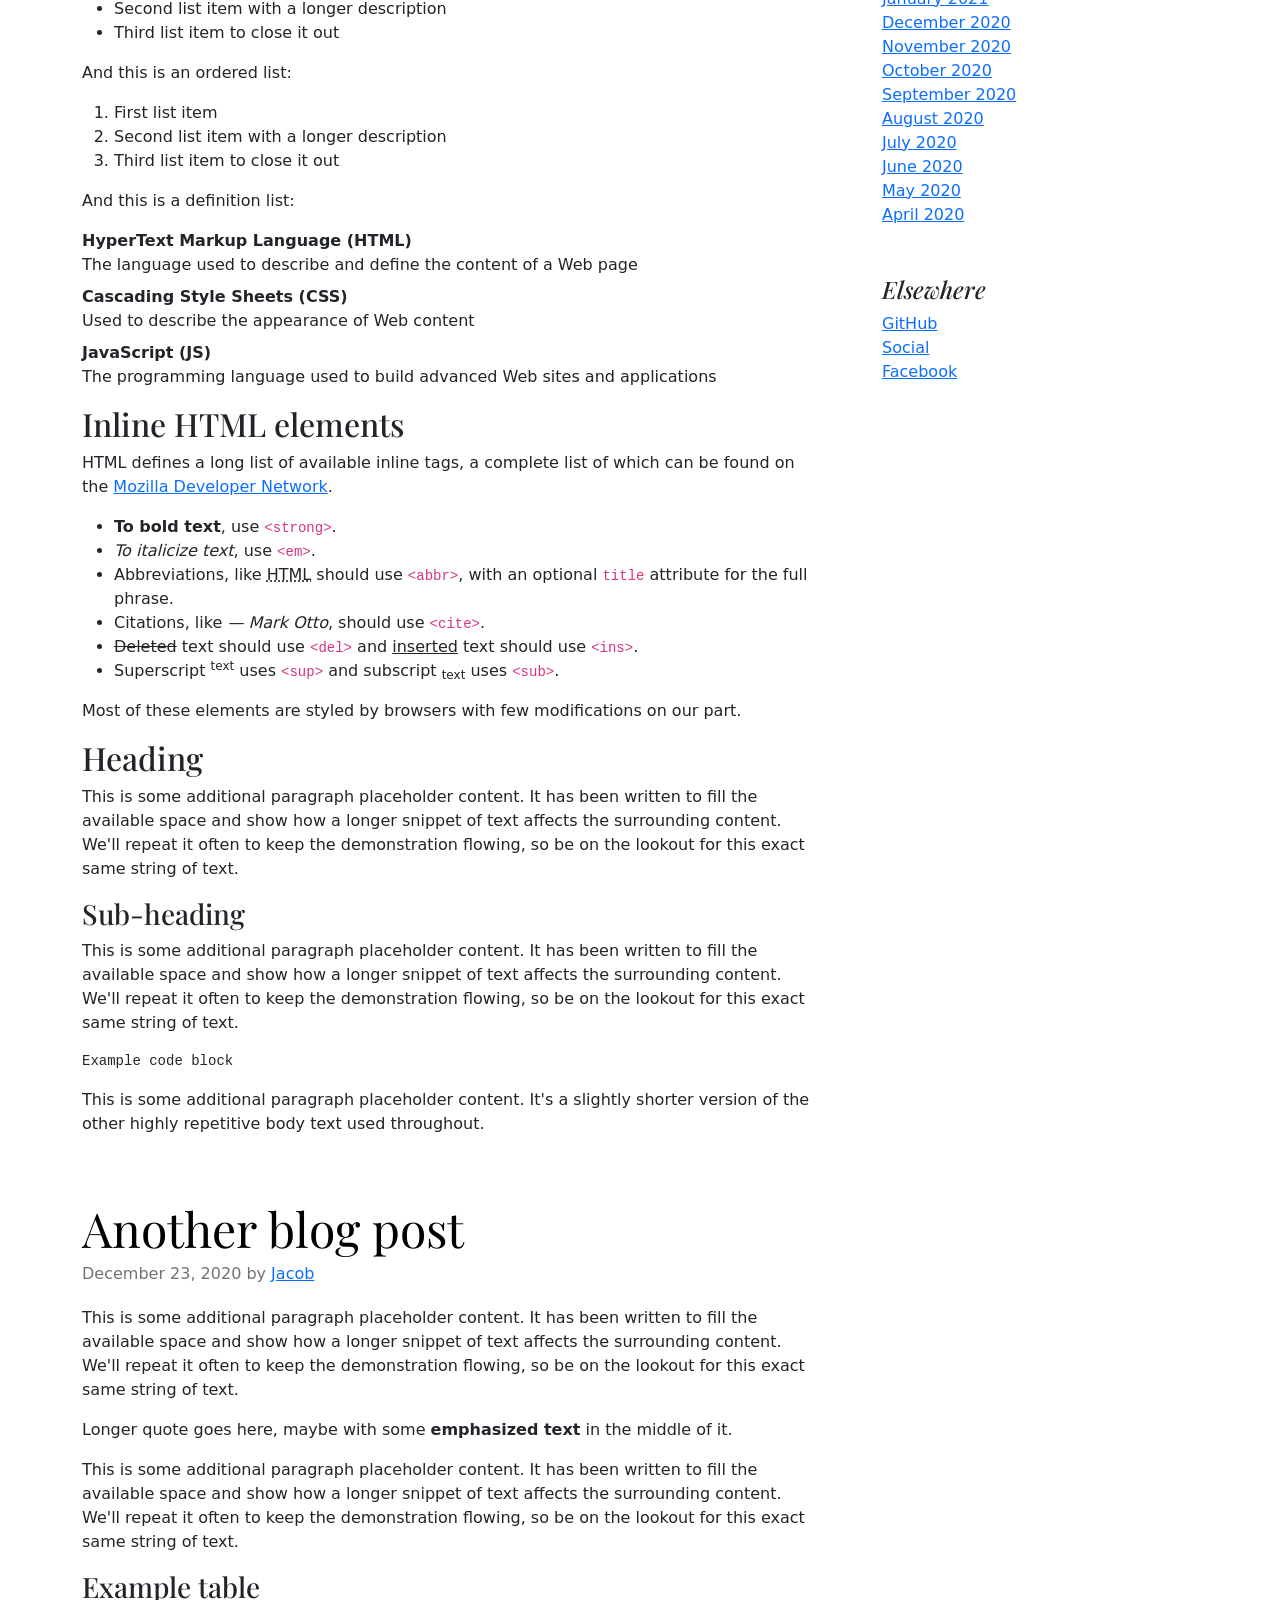
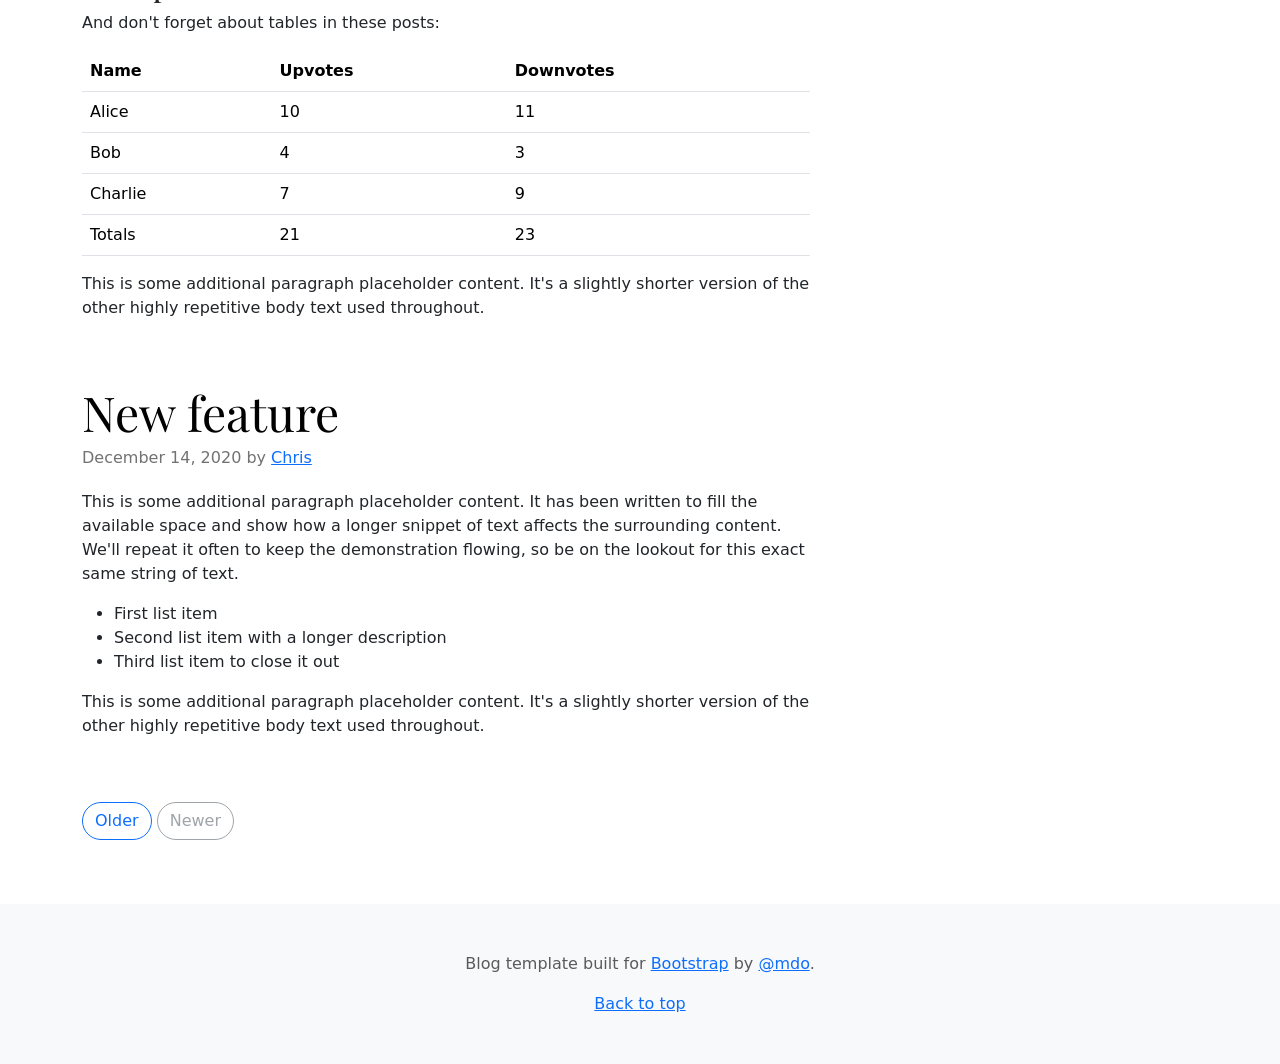
<file: Scratch_Website/bootstrap-5.3.8-examples/blog/index.html>
<!doctype html>
<html lang="en" data-bs-theme="auto">
  <head>
    <meta charset="utf-8" />
    <meta name="viewport" content="width=device-width, initial-scale=1" />
    <meta name="description" content="" />
    <meta
      name="author"
      content="Mark Otto, Jacob Thornton, and Bootstrap contributors"
    />
    <meta name="generator" content="Astro v5.13.2" />
    <title>Blog Template · Bootstrap v5.3</title>
    <link
      rel="canonical"
      href="https://getbootstrap.com/docs/5.3/examples/blog/"
    />
    <script src="../assets/js/color-modes.js"></script>
    <link href="../assets/dist/css/bootstrap.min.css" rel="stylesheet" />
    <meta name="theme-color" content="#712cf9" />
    <link
      href="https://fonts.googleapis.com/css?family=Playfair+Display:700,900&display=swap"
      rel="stylesheet"
    />
    <link href="blog.css" rel="stylesheet" />
    <style>
      .bd-placeholder-img {
        font-size: 1.125rem;
        text-anchor: middle;
        -webkit-user-select: none;
        -moz-user-select: none;
        user-select: none;
      }
      @media (min-width: 768px) {
        .bd-placeholder-img-lg {
          font-size: 3.5rem;
        }
      }
      .b-example-divider {
        width: 100%;
        height: 3rem;
        background-color: #0000001a;
        border: solid rgba(0, 0, 0, 0.15);
        border-width: 1px 0;
        box-shadow:
          inset 0 0.5em 1.5em #0000001a,
          inset 0 0.125em 0.5em #00000026;
      }
      .b-example-vr {
        flex-shrink: 0;
        width: 1.5rem;
        height: 100vh;
      }
      .bi {
        vertical-align: -0.125em;
        fill: currentColor;
      }
      .nav-scroller {
        position: relative;
        z-index: 2;
        height: 2.75rem;
        overflow-y: hidden;
      }
      .nav-scroller .nav {
        display: flex;
        flex-wrap: nowrap;
        padding-bottom: 1rem;
        margin-top: -1px;
        overflow-x: auto;
        text-align: center;
        white-space: nowrap;
        -webkit-overflow-scrolling: touch;
      }
      .btn-bd-primary {
        --bd-violet-bg: #712cf9;
        --bd-violet-rgb: 112.520718, 44.062154, 249.437846;
        --bs-btn-font-weight: 600;
        --bs-btn-color: var(--bs-white);
        --bs-btn-bg: var(--bd-violet-bg);
        --bs-btn-border-color: var(--bd-violet-bg);
        --bs-btn-hover-color: var(--bs-white);
        --bs-btn-hover-bg: #6528e0;
        --bs-btn-hover-border-color: #6528e0;
        --bs-btn-focus-shadow-rgb: var(--bd-violet-rgb);
        --bs-btn-active-color: var(--bs-btn-hover-color);
        --bs-btn-active-bg: #5a23c8;
        --bs-btn-active-border-color: #5a23c8;
      }
      .bd-mode-toggle {
        z-index: 1500;
      }
      .bd-mode-toggle .bi {
        width: 1em;
        height: 1em;
      }
      .bd-mode-toggle .dropdown-menu .active .bi {
        display: block !important;
      }
    </style>
  </head>
  <body>
    <svg xmlns="http://www.w3.org/2000/svg" class="d-none">
      <symbol id="check2" viewBox="0 0 16 16">
        <path
          d="M13.854 3.646a.5.5 0 0 1 0 .708l-7 7a.5.5 0 0 1-.708 0l-3.5-3.5a.5.5 0 1 1 .708-.708L6.5 10.293l6.646-6.647a.5.5 0 0 1 .708 0z"
        ></path>
      </symbol>
      <symbol id="circle-half" viewBox="0 0 16 16">
        <path
          d="M8 15A7 7 0 1 0 8 1v14zm0 1A8 8 0 1 1 8 0a8 8 0 0 1 0 16z"
        ></path>
      </symbol>
      <symbol id="moon-stars-fill" viewBox="0 0 16 16">
        <path
          d="M6 .278a.768.768 0 0 1 .08.858 7.208 7.208 0 0 0-.878 3.46c0 4.021 3.278 7.277 7.318 7.277.527 0 1.04-.055 1.533-.16a.787.787 0 0 1 .81.316.733.733 0 0 1-.031.893A8.349 8.349 0 0 1 8.344 16C3.734 16 0 12.286 0 7.71 0 4.266 2.114 1.312 5.124.06A.752.752 0 0 1 6 .278z"
        ></path>
        <path
          d="M10.794 3.148a.217.217 0 0 1 .412 0l.387 1.162c.173.518.579.924 1.097 1.097l1.162.387a.217.217 0 0 1 0 .412l-1.162.387a1.734 1.734 0 0 0-1.097 1.097l-.387 1.162a.217.217 0 0 1-.412 0l-.387-1.162A1.734 1.734 0 0 0 9.31 6.593l-1.162-.387a.217.217 0 0 1 0-.412l1.162-.387a1.734 1.734 0 0 0 1.097-1.097l.387-1.162zM13.863.099a.145.145 0 0 1 .274 0l.258.774c.115.346.386.617.732.732l.774.258a.145.145 0 0 1 0 .274l-.774.258a1.156 1.156 0 0 0-.732.732l-.258.774a.145.145 0 0 1-.274 0l-.258-.774a1.156 1.156 0 0 0-.732-.732l-.774-.258a.145.145 0 0 1 0-.274l.774-.258c.346-.115.617-.386.732-.732L13.863.1z"
        ></path>
      </symbol>
      <symbol id="sun-fill" viewBox="0 0 16 16">
        <path
          d="M8 12a4 4 0 1 0 0-8 4 4 0 0 0 0 8zM8 0a.5.5 0 0 1 .5.5v2a.5.5 0 0 1-1 0v-2A.5.5 0 0 1 8 0zm0 13a.5.5 0 0 1 .5.5v2a.5.5 0 0 1-1 0v-2A.5.5 0 0 1 8 13zm8-5a.5.5 0 0 1-.5.5h-2a.5.5 0 0 1 0-1h2a.5.5 0 0 1 .5.5zM3 8a.5.5 0 0 1-.5.5h-2a.5.5 0 0 1 0-1h2A.5.5 0 0 1 3 8zm10.657-5.657a.5.5 0 0 1 0 .707l-1.414 1.415a.5.5 0 1 1-.707-.708l1.414-1.414a.5.5 0 0 1 .707 0zm-9.193 9.193a.5.5 0 0 1 0 .707L3.05 13.657a.5.5 0 0 1-.707-.707l1.414-1.414a.5.5 0 0 1 .707 0zm9.193 2.121a.5.5 0 0 1-.707 0l-1.414-1.414a.5.5 0 0 1 .707-.707l1.414 1.414a.5.5 0 0 1 0 .707zM4.464 4.465a.5.5 0 0 1-.707 0L2.343 3.05a.5.5 0 1 1 .707-.707l1.414 1.414a.5.5 0 0 1 0 .708z"
        ></path>
      </symbol>
    </svg>
    <div
      class="dropdown position-fixed bottom-0 end-0 mb-3 me-3 bd-mode-toggle"
    >
      <button
        class="btn btn-bd-primary py-2 dropdown-toggle d-flex align-items-center"
        id="bd-theme"
        type="button"
        aria-expanded="false"
        data-bs-toggle="dropdown"
        aria-label="Toggle theme (auto)"
      >
        <svg class="bi my-1 theme-icon-active" aria-hidden="true">
          <use href="#circle-half"></use>
        </svg>
        <span class="visually-hidden" id="bd-theme-text">Toggle theme</span>
      </button>
      <ul
        class="dropdown-menu dropdown-menu-end shadow"
        aria-labelledby="bd-theme-text"
      >
        <li>
          <button
            type="button"
            class="dropdown-item d-flex align-items-center"
            data-bs-theme-value="light"
            aria-pressed="false"
          >
            <svg class="bi me-2 opacity-50" aria-hidden="true">
              <use href="#sun-fill"></use>
            </svg>
            Light
            <svg class="bi ms-auto d-none" aria-hidden="true">
              <use href="#check2"></use>
            </svg>
          </button>
        </li>
        <li>
          <button
            type="button"
            class="dropdown-item d-flex align-items-center"
            data-bs-theme-value="dark"
            aria-pressed="false"
          >
            <svg class="bi me-2 opacity-50" aria-hidden="true">
              <use href="#moon-stars-fill"></use>
            </svg>
            Dark
            <svg class="bi ms-auto d-none" aria-hidden="true">
              <use href="#check2"></use>
            </svg>
          </button>
        </li>
        <li>
          <button
            type="button"
            class="dropdown-item d-flex align-items-center active"
            data-bs-theme-value="auto"
            aria-pressed="true"
          >
            <svg class="bi me-2 opacity-50" aria-hidden="true">
              <use href="#circle-half"></use>
            </svg>
            Auto
            <svg class="bi ms-auto d-none" aria-hidden="true">
              <use href="#check2"></use>
            </svg>
          </button>
        </li>
      </ul>
    </div>
    <svg xmlns="http://www.w3.org/2000/svg" class="d-none">
      <symbol
        id="aperture"
        fill="none"
        stroke="currentColor"
        stroke-linecap="round"
        stroke-linejoin="round"
        stroke-width="2"
        viewBox="0 0 24 24"
      >
        <circle cx="12" cy="12" r="10"></circle>
        <path
          d="M14.31 8l5.74 9.94M9.69 8h11.48M7.38 12l5.74-9.94M9.69 16L3.95 6.06M14.31 16H2.83m13.79-4l-5.74 9.94"
        ></path>
      </symbol>
      <symbol id="cart" viewBox="0 0 16 16">
        <path
          d="M0 1.5A.5.5 0 0 1 .5 1H2a.5.5 0 0 1 .485.379L2.89 3H14.5a.5.5 0 0 1 .49.598l-1 5a.5.5 0 0 1-.465.401l-9.397.472L4.415 11H13a.5.5 0 0 1 0 1H4a.5.5 0 0 1-.491-.408L2.01 3.607 1.61 2H.5a.5.5 0 0 1-.5-.5zM3.102 4l.84 4.479 9.144-.459L13.89 4H3.102zM5 12a2 2 0 1 0 0 4 2 2 0 0 0 0-4zm7 0a2 2 0 1 0 0 4 2 2 0 0 0 0-4zm-7 1a1 1 0 1 1 0 2 1 1 0 0 1 0-2zm7 0a1 1 0 1 1 0 2 1 1 0 0 1 0-2z"
        ></path>
      </symbol>
      <symbol id="chevron-right" viewBox="0 0 16 16">
        <path
          fill-rule="evenodd"
          d="M4.646 1.646a.5.5 0 0 1 .708 0l6 6a.5.5 0 0 1 0 .708l-6 6a.5.5 0 0 1-.708-.708L10.293 8 4.646 2.354a.5.5 0 0 1 0-.708z"
        ></path>
      </symbol>
    </svg>
    <div class="container">
      <header class="border-bottom lh-1 py-3">
        <div class="row flex-nowrap justify-content-between align-items-center">
          <div class="col-4 pt-1">
            <a class="link-secondary" href="#">Subscribe</a>
          </div>
          <div class="col-4 text-center">
            <a
              class="blog-header-logo text-body-emphasis text-decoration-none"
              href="#"
              >Large</a
            >
          </div>
          <div class="col-4 d-flex justify-content-end align-items-center">
            <a class="link-secondary" href="#" aria-label="Search">
              <svg
                xmlns="http://www.w3.org/2000/svg"
                width="20"
                height="20"
                fill="none"
                stroke="currentColor"
                stroke-linecap="round"
                stroke-linejoin="round"
                stroke-width="2"
                class="mx-3"
                role="img"
                viewBox="0 0 24 24"
              >
                <title>Search</title>
                <circle cx="10.5" cy="10.5" r="7.5"></circle>
                <path d="M21 21l-5.2-5.2"></path>
              </svg>
            </a>
            <a class="btn btn-sm btn-outline-secondary" href="#">Sign up</a>
          </div>
        </div>
      </header>
      <div class="nav-scroller py-1 mb-3 border-bottom">
        <nav class="nav nav-underline justify-content-between">
          <a class="nav-item nav-link link-body-emphasis active" href="#"
            >World</a
          >
          <a class="nav-item nav-link link-body-emphasis" href="#">U.S.</a>
          <a class="nav-item nav-link link-body-emphasis" href="#"
            >Technology</a
          >
          <a class="nav-item nav-link link-body-emphasis" href="#">Design</a>
          <a class="nav-item nav-link link-body-emphasis" href="#">Culture</a>
          <a class="nav-item nav-link link-body-emphasis" href="#">Business</a>
          <a class="nav-item nav-link link-body-emphasis" href="#">Politics</a>
          <a class="nav-item nav-link link-body-emphasis" href="#">Opinion</a>
          <a class="nav-item nav-link link-body-emphasis" href="#">Science</a>
          <a class="nav-item nav-link link-body-emphasis" href="#">Health</a>
          <a class="nav-item nav-link link-body-emphasis" href="#">Style</a>
          <a class="nav-item nav-link link-body-emphasis" href="#">Travel</a>
        </nav>
      </div>
    </div>
    <main class="container">
      <div class="p-4 p-md-5 mb-4 rounded text-body-emphasis bg-body-secondary">
        <div class="col-lg-6 px-0">
          <h1 class="display-4 fst-italic">
            Title of a longer featured blog post
          </h1>
          <p class="lead my-3">
            Multiple lines of text that form the lede, informing new readers
            quickly and efficiently about what’s most interesting in this post’s
            contents.
          </p>
          <p class="lead mb-0">
            <a href="#" class="text-body-emphasis fw-bold"
              >Continue reading...</a
            >
          </p>
        </div>
      </div>
      <div class="row mb-2">
        <div class="col-md-6">
          <div
            class="row g-0 border rounded overflow-hidden flex-md-row mb-4 shadow-sm h-md-250 position-relative"
          >
            <div class="col p-4 d-flex flex-column position-static">
              <strong class="d-inline-block mb-2 text-primary-emphasis"
                >World</strong
              >
              <h3 class="mb-0">Featured post</h3>
              <div class="mb-1 text-body-secondary">Nov 12</div>
              <p class="card-text mb-auto">
                This is a wider card with supporting text below as a natural
                lead-in to additional content.
              </p>
              <a
                href="#"
                class="icon-link gap-1 icon-link-hover stretched-link"
              >
                Continue reading
                <svg class="bi" aria-hidden="true">
                  <use xlink:href="#chevron-right"></use>
                </svg>
              </a>
            </div>
            <div class="col-auto d-none d-lg-block">
              <svg
                aria-label="Placeholder: Thumbnail"
                class="bd-placeholder-img"
                height="250"
                preserveAspectRatio="xMidYMid slice"
                role="img"
                width="200"
                xmlns="http://www.w3.org/2000/svg"
              >
                <title>Placeholder</title>
                <rect width="100%" height="100%" fill="#55595c"></rect>
                <text x="50%" y="50%" fill="#eceeef" dy=".3em">Thumbnail</text>
              </svg>
            </div>
          </div>
        </div>
        <div class="col-md-6">
          <div
            class="row g-0 border rounded overflow-hidden flex-md-row mb-4 shadow-sm h-md-250 position-relative"
          >
            <div class="col p-4 d-flex flex-column position-static">
              <strong class="d-inline-block mb-2 text-success-emphasis"
                >Design</strong
              >
              <h3 class="mb-0">Post title</h3>
              <div class="mb-1 text-body-secondary">Nov 11</div>
              <p class="mb-auto">
                This is a wider card with supporting text below as a natural
                lead-in to additional content.
              </p>
              <a
                href="#"
                class="icon-link gap-1 icon-link-hover stretched-link"
              >
                Continue reading
                <svg class="bi" aria-hidden="true">
                  <use xlink:href="#chevron-right"></use>
                </svg>
              </a>
            </div>
            <div class="col-auto d-none d-lg-block">
              <svg
                aria-label="Placeholder: Thumbnail"
                class="bd-placeholder-img"
                height="250"
                preserveAspectRatio="xMidYMid slice"
                role="img"
                width="200"
                xmlns="http://www.w3.org/2000/svg"
              >
                <title>Placeholder</title>
                <rect width="100%" height="100%" fill="#55595c"></rect>
                <text x="50%" y="50%" fill="#eceeef" dy=".3em">Thumbnail</text>
              </svg>
            </div>
          </div>
        </div>
      </div>
      <div class="row g-5">
        <div class="col-md-8">
          <h3 class="pb-4 mb-4 fst-italic border-bottom">From the Firehose</h3>
          <article class="blog-post">
            <h2 class="display-5 link-body-emphasis mb-1">Sample blog post</h2>
            <p class="blog-post-meta">
              January 1, 2021 by <a href="#">Mark</a>
            </p>
            <p>
              This blog post shows a few different types of content that’s
              supported and styled with Bootstrap. Basic typography, lists,
              tables, images, code, and more are all supported as expected.
            </p>
            <hr />
            <p>
              This is some additional paragraph placeholder content. It has been
              written to fill the available space and show how a longer snippet
              of text affects the surrounding content. We'll repeat it often to
              keep the demonstration flowing, so be on the lookout for this
              exact same string of text.
            </p>
            <h2>Blockquotes</h2>
            <p>This is an example blockquote in action:</p>
            <blockquote class="blockquote">
              <p>Quoted text goes here.</p>
            </blockquote>
            <p>
              This is some additional paragraph placeholder content. It has been
              written to fill the available space and show how a longer snippet
              of text affects the surrounding content. We'll repeat it often to
              keep the demonstration flowing, so be on the lookout for this
              exact same string of text.
            </p>
            <h3>Example lists</h3>
            <p>
              This is some additional paragraph placeholder content. It's a
              slightly shorter version of the other highly repetitive body text
              used throughout. This is an example unordered list:
            </p>
            <ul>
              <li>First list item</li>
              <li>Second list item with a longer description</li>
              <li>Third list item to close it out</li>
            </ul>
            <p>And this is an ordered list:</p>
            <ol>
              <li>First list item</li>
              <li>Second list item with a longer description</li>
              <li>Third list item to close it out</li>
            </ol>
            <p>And this is a definition list:</p>
            <dl>
              <dt>HyperText Markup Language (HTML)</dt>
              <dd>
                The language used to describe and define the content of a Web
                page
              </dd>
              <dt>Cascading Style Sheets (CSS)</dt>
              <dd>Used to describe the appearance of Web content</dd>
              <dt>JavaScript (JS)</dt>
              <dd>
                The programming language used to build advanced Web sites and
                applications
              </dd>
            </dl>
            <h2>Inline HTML elements</h2>
            <p>
              HTML defines a long list of available inline tags, a complete list
              of which can be found on the
              <a
                href="https://developer.mozilla.org/en-US/docs/Web/HTML/Element"
                >Mozilla Developer Network</a
              >.
            </p>
            <ul>
              <li>
                <strong>To bold text</strong>, use
                <code class="language-plaintext highlighter-rouge"
                  >&lt;strong&gt;</code
                >.
              </li>
              <li>
                <em>To italicize text</em>, use
                <code class="language-plaintext highlighter-rouge"
                  >&lt;em&gt;</code
                >.
              </li>
              <li>
                Abbreviations, like
                <abbr title="HyperText Markup Language">HTML</abbr> should use
                <code class="language-plaintext highlighter-rouge"
                  >&lt;abbr&gt;</code
                >, with an optional
                <code class="language-plaintext highlighter-rouge">title</code>
                attribute for the full phrase.
              </li>
              <li>
                Citations, like <cite>— Mark Otto</cite>, should use
                <code class="language-plaintext highlighter-rouge"
                  >&lt;cite&gt;</code
                >.
              </li>
              <li>
                <del>Deleted</del> text should use
                <code class="language-plaintext highlighter-rouge"
                  >&lt;del&gt;</code
                >
                and <ins>inserted</ins> text should use
                <code class="language-plaintext highlighter-rouge"
                  >&lt;ins&gt;</code
                >.
              </li>
              <li>
                Superscript <sup>text</sup> uses
                <code class="language-plaintext highlighter-rouge"
                  >&lt;sup&gt;</code
                >
                and subscript <sub>text</sub> uses
                <code class="language-plaintext highlighter-rouge"
                  >&lt;sub&gt;</code
                >.
              </li>
            </ul>
            <p>
              Most of these elements are styled by browsers with few
              modifications on our part.
            </p>
            <h2>Heading</h2>
            <p>
              This is some additional paragraph placeholder content. It has been
              written to fill the available space and show how a longer snippet
              of text affects the surrounding content. We'll repeat it often to
              keep the demonstration flowing, so be on the lookout for this
              exact same string of text.
            </p>
            <h3>Sub-heading</h3>
            <p>
              This is some additional paragraph placeholder content. It has been
              written to fill the available space and show how a longer snippet
              of text affects the surrounding content. We'll repeat it often to
              keep the demonstration flowing, so be on the lookout for this
              exact same string of text.
            </p>
            <pre><code>Example code block</code></pre>
            <p>
              This is some additional paragraph placeholder content. It's a
              slightly shorter version of the other highly repetitive body text
              used throughout.
            </p>
          </article>
          <article class="blog-post">
            <h2 class="display-5 link-body-emphasis mb-1">Another blog post</h2>
            <p class="blog-post-meta">
              December 23, 2020 by <a href="#">Jacob</a>
            </p>
            <p>
              This is some additional paragraph placeholder content. It has been
              written to fill the available space and show how a longer snippet
              of text affects the surrounding content. We'll repeat it often to
              keep the demonstration flowing, so be on the lookout for this
              exact same string of text.
            </p>
            <blockquote>
              <p>
                Longer quote goes here, maybe with some
                <strong>emphasized text</strong> in the middle of it.
              </p>
            </blockquote>
            <p>
              This is some additional paragraph placeholder content. It has been
              written to fill the available space and show how a longer snippet
              of text affects the surrounding content. We'll repeat it often to
              keep the demonstration flowing, so be on the lookout for this
              exact same string of text.
            </p>
            <h3>Example table</h3>
            <p>And don't forget about tables in these posts:</p>
            <table class="table">
              <thead>
                <tr>
                  <th>Name</th>
                  <th>Upvotes</th>
                  <th>Downvotes</th>
                </tr>
              </thead>
              <tbody>
                <tr>
                  <td>Alice</td>
                  <td>10</td>
                  <td>11</td>
                </tr>
                <tr>
                  <td>Bob</td>
                  <td>4</td>
                  <td>3</td>
                </tr>
                <tr>
                  <td>Charlie</td>
                  <td>7</td>
                  <td>9</td>
                </tr>
              </tbody>
              <tfoot>
                <tr>
                  <td>Totals</td>
                  <td>21</td>
                  <td>23</td>
                </tr>
              </tfoot>
            </table>
            <p>
              This is some additional paragraph placeholder content. It's a
              slightly shorter version of the other highly repetitive body text
              used throughout.
            </p>
          </article>
          <article class="blog-post">
            <h2 class="display-5 link-body-emphasis mb-1">New feature</h2>
            <p class="blog-post-meta">
              December 14, 2020 by <a href="#">Chris</a>
            </p>
            <p>
              This is some additional paragraph placeholder content. It has been
              written to fill the available space and show how a longer snippet
              of text affects the surrounding content. We'll repeat it often to
              keep the demonstration flowing, so be on the lookout for this
              exact same string of text.
            </p>
            <ul>
              <li>First list item</li>
              <li>Second list item with a longer description</li>
              <li>Third list item to close it out</li>
            </ul>
            <p>
              This is some additional paragraph placeholder content. It's a
              slightly shorter version of the other highly repetitive body text
              used throughout.
            </p>
          </article>
          <nav class="blog-pagination" aria-label="Pagination">
            <a class="btn btn-outline-primary rounded-pill" href="#">Older</a>
            <a
              class="btn btn-outline-secondary rounded-pill disabled"
              aria-disabled="true"
              >Newer</a
            >
          </nav>
        </div>
        <div class="col-md-4">
          <div class="position-sticky" style="top: 2rem">
            <div class="p-4 mb-3 bg-body-tertiary rounded">
              <h4 class="fst-italic">About</h4>
              <p class="mb-0">
                Customize this section to tell your visitors a little bit about
                your publication, writers, content, or something else entirely.
                Totally up to you.
              </p>
            </div>
            <div>
              <h4 class="fst-italic">Recent posts</h4>
              <ul class="list-unstyled">
                <li>
                  <a
                    class="d-flex flex-column flex-lg-row gap-3 align-items-start align-items-lg-center py-3 link-body-emphasis text-decoration-none border-top"
                    href="#"
                  >
                    <svg
                      aria-hidden="true"
                      class="bd-placeholder-img"
                      height="96"
                      preserveAspectRatio="xMidYMid slice"
                      width="100%"
                      xmlns="http://www.w3.org/2000/svg"
                    >
                      <rect width="100%" height="100%" fill="#777"></rect>
                    </svg>
                    <div class="col-lg-8">
                      <h6 class="mb-0">Example blog post title</h6>
                      <small class="text-body-secondary"
                        >January 15, 2024</small
                      >
                    </div>
                  </a>
                </li>
                <li>
                  <a
                    class="d-flex flex-column flex-lg-row gap-3 align-items-start align-items-lg-center py-3 link-body-emphasis text-decoration-none border-top"
                    href="#"
                  >
                    <svg
                      aria-hidden="true"
                      class="bd-placeholder-img"
                      height="96"
                      preserveAspectRatio="xMidYMid slice"
                      width="100%"
                      xmlns="http://www.w3.org/2000/svg"
                    >
                      <rect width="100%" height="100%" fill="#777"></rect>
                    </svg>
                    <div class="col-lg-8">
                      <h6 class="mb-0">This is another blog post title</h6>
                      <small class="text-body-secondary"
                        >January 14, 2024</small
                      >
                    </div>
                  </a>
                </li>
                <li>
                  <a
                    class="d-flex flex-column flex-lg-row gap-3 align-items-start align-items-lg-center py-3 link-body-emphasis text-decoration-none border-top"
                    href="#"
                  >
                    <svg
                      aria-hidden="true"
                      class="bd-placeholder-img"
                      height="96"
                      preserveAspectRatio="xMidYMid slice"
                      width="100%"
                      xmlns="http://www.w3.org/2000/svg"
                    >
                      <rect width="100%" height="100%" fill="#777"></rect>
                    </svg>
                    <div class="col-lg-8">
                      <h6 class="mb-0">
                        Longer blog post title: This one has multiple lines!
                      </h6>
                      <small class="text-body-secondary"
                        >January 13, 2024</small
                      >
                    </div>
                  </a>
                </li>
              </ul>
            </div>
            <div class="p-4">
              <h4 class="fst-italic">Archives</h4>
              <ol class="list-unstyled mb-0">
                <li><a href="#">March 2021</a></li>
                <li><a href="#">February 2021</a></li>
                <li><a href="#">January 2021</a></li>
                <li><a href="#">December 2020</a></li>
                <li><a href="#">November 2020</a></li>
                <li><a href="#">October 2020</a></li>
                <li><a href="#">September 2020</a></li>
                <li><a href="#">August 2020</a></li>
                <li><a href="#">July 2020</a></li>
                <li><a href="#">June 2020</a></li>
                <li><a href="#">May 2020</a></li>
                <li><a href="#">April 2020</a></li>
              </ol>
            </div>
            <div class="p-4">
              <h4 class="fst-italic">Elsewhere</h4>
              <ol class="list-unstyled">
                <li><a href="#">GitHub</a></li>
                <li><a href="#">Social</a></li>
                <li><a href="#">Facebook</a></li>
              </ol>
            </div>
          </div>
        </div>
      </div>
    </main>
    <footer class="py-5 text-center text-body-secondary bg-body-tertiary">
      <p>
        Blog template built for
        <a href="https://getbootstrap.com/">Bootstrap</a> by
        <a href="https://x.com/mdo">@mdo</a>.
      </p>
      <p class="mb-0"><a href="#">Back to top</a></p>
    </footer>
    <script
      src="../assets/dist/js/bootstrap.bundle.min.js"
      class="astro-vvvwv3sm"
    ></script>
  </body>
</html>
</file>
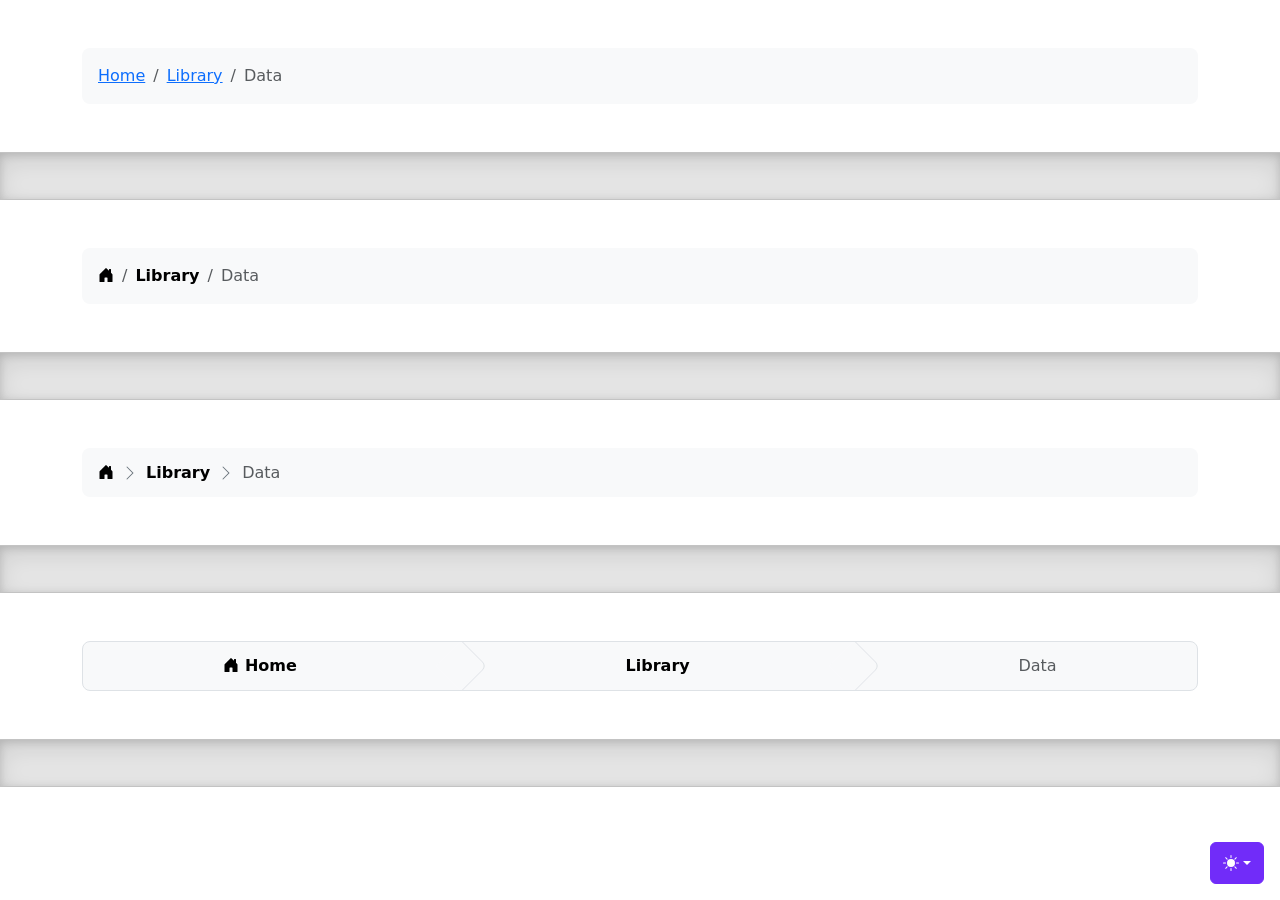
<file: Scratch_Website/bootstrap-5.3.8-examples/breadcrumbs/index.html>
<!doctype html>
<html lang="en" data-bs-theme="auto">
  <head>
    <meta charset="utf-8" />
    <meta name="viewport" content="width=device-width, initial-scale=1" />
    <meta name="description" content="" />
    <meta
      name="author"
      content="Mark Otto, Jacob Thornton, and Bootstrap contributors"
    />
    <meta name="generator" content="Astro v5.13.2" />
    <title>Breadcrumbs · Bootstrap v5.3</title>
    <link
      rel="canonical"
      href="https://getbootstrap.com/docs/5.3/examples/breadcrumbs/"
    />
    <script src="../assets/js/color-modes.js"></script>
    <link href="../assets/dist/css/bootstrap.min.css" rel="stylesheet" />
    <meta name="theme-color" content="#712cf9" />
    <link href="breadcrumbs.css" rel="stylesheet" />
    <style>
      .bd-placeholder-img {
        font-size: 1.125rem;
        text-anchor: middle;
        -webkit-user-select: none;
        -moz-user-select: none;
        user-select: none;
      }
      @media (min-width: 768px) {
        .bd-placeholder-img-lg {
          font-size: 3.5rem;
        }
      }
      .b-example-divider {
        width: 100%;
        height: 3rem;
        background-color: #0000001a;
        border: solid rgba(0, 0, 0, 0.15);
        border-width: 1px 0;
        box-shadow:
          inset 0 0.5em 1.5em #0000001a,
          inset 0 0.125em 0.5em #00000026;
      }
      .b-example-vr {
        flex-shrink: 0;
        width: 1.5rem;
        height: 100vh;
      }
      .bi {
        vertical-align: -0.125em;
        fill: currentColor;
      }
      .nav-scroller {
        position: relative;
        z-index: 2;
        height: 2.75rem;
        overflow-y: hidden;
      }
      .nav-scroller .nav {
        display: flex;
        flex-wrap: nowrap;
        padding-bottom: 1rem;
        margin-top: -1px;
        overflow-x: auto;
        text-align: center;
        white-space: nowrap;
        -webkit-overflow-scrolling: touch;
      }
      .btn-bd-primary {
        --bd-violet-bg: #712cf9;
        --bd-violet-rgb: 112.520718, 44.062154, 249.437846;
        --bs-btn-font-weight: 600;
        --bs-btn-color: var(--bs-white);
        --bs-btn-bg: var(--bd-violet-bg);
        --bs-btn-border-color: var(--bd-violet-bg);
        --bs-btn-hover-color: var(--bs-white);
        --bs-btn-hover-bg: #6528e0;
        --bs-btn-hover-border-color: #6528e0;
        --bs-btn-focus-shadow-rgb: var(--bd-violet-rgb);
        --bs-btn-active-color: var(--bs-btn-hover-color);
        --bs-btn-active-bg: #5a23c8;
        --bs-btn-active-border-color: #5a23c8;
      }
      .bd-mode-toggle {
        z-index: 1500;
      }
      .bd-mode-toggle .bi {
        width: 1em;
        height: 1em;
      }
      .bd-mode-toggle .dropdown-menu .active .bi {
        display: block !important;
      }
    </style>
  </head>
  <body>
    <svg xmlns="http://www.w3.org/2000/svg" class="d-none">
      <symbol id="check2" viewBox="0 0 16 16">
        <path
          d="M13.854 3.646a.5.5 0 0 1 0 .708l-7 7a.5.5 0 0 1-.708 0l-3.5-3.5a.5.5 0 1 1 .708-.708L6.5 10.293l6.646-6.647a.5.5 0 0 1 .708 0z"
        ></path>
      </symbol>
      <symbol id="circle-half" viewBox="0 0 16 16">
        <path
          d="M8 15A7 7 0 1 0 8 1v14zm0 1A8 8 0 1 1 8 0a8 8 0 0 1 0 16z"
        ></path>
      </symbol>
      <symbol id="moon-stars-fill" viewBox="0 0 16 16">
        <path
          d="M6 .278a.768.768 0 0 1 .08.858 7.208 7.208 0 0 0-.878 3.46c0 4.021 3.278 7.277 7.318 7.277.527 0 1.04-.055 1.533-.16a.787.787 0 0 1 .81.316.733.733 0 0 1-.031.893A8.349 8.349 0 0 1 8.344 16C3.734 16 0 12.286 0 7.71 0 4.266 2.114 1.312 5.124.06A.752.752 0 0 1 6 .278z"
        ></path>
        <path
          d="M10.794 3.148a.217.217 0 0 1 .412 0l.387 1.162c.173.518.579.924 1.097 1.097l1.162.387a.217.217 0 0 1 0 .412l-1.162.387a1.734 1.734 0 0 0-1.097 1.097l-.387 1.162a.217.217 0 0 1-.412 0l-.387-1.162A1.734 1.734 0 0 0 9.31 6.593l-1.162-.387a.217.217 0 0 1 0-.412l1.162-.387a1.734 1.734 0 0 0 1.097-1.097l.387-1.162zM13.863.099a.145.145 0 0 1 .274 0l.258.774c.115.346.386.617.732.732l.774.258a.145.145 0 0 1 0 .274l-.774.258a1.156 1.156 0 0 0-.732.732l-.258.774a.145.145 0 0 1-.274 0l-.258-.774a1.156 1.156 0 0 0-.732-.732l-.774-.258a.145.145 0 0 1 0-.274l.774-.258c.346-.115.617-.386.732-.732L13.863.1z"
        ></path>
      </symbol>
      <symbol id="sun-fill" viewBox="0 0 16 16">
        <path
          d="M8 12a4 4 0 1 0 0-8 4 4 0 0 0 0 8zM8 0a.5.5 0 0 1 .5.5v2a.5.5 0 0 1-1 0v-2A.5.5 0 0 1 8 0zm0 13a.5.5 0 0 1 .5.5v2a.5.5 0 0 1-1 0v-2A.5.5 0 0 1 8 13zm8-5a.5.5 0 0 1-.5.5h-2a.5.5 0 0 1 0-1h2a.5.5 0 0 1 .5.5zM3 8a.5.5 0 0 1-.5.5h-2a.5.5 0 0 1 0-1h2A.5.5 0 0 1 3 8zm10.657-5.657a.5.5 0 0 1 0 .707l-1.414 1.415a.5.5 0 1 1-.707-.708l1.414-1.414a.5.5 0 0 1 .707 0zm-9.193 9.193a.5.5 0 0 1 0 .707L3.05 13.657a.5.5 0 0 1-.707-.707l1.414-1.414a.5.5 0 0 1 .707 0zm9.193 2.121a.5.5 0 0 1-.707 0l-1.414-1.414a.5.5 0 0 1 .707-.707l1.414 1.414a.5.5 0 0 1 0 .707zM4.464 4.465a.5.5 0 0 1-.707 0L2.343 3.05a.5.5 0 1 1 .707-.707l1.414 1.414a.5.5 0 0 1 0 .708z"
        ></path>
      </symbol>
    </svg>
    <div
      class="dropdown position-fixed bottom-0 end-0 mb-3 me-3 bd-mode-toggle"
    >
      <button
        class="btn btn-bd-primary py-2 dropdown-toggle d-flex align-items-center"
        id="bd-theme"
        type="button"
        aria-expanded="false"
        data-bs-toggle="dropdown"
        aria-label="Toggle theme (auto)"
      >
        <svg class="bi my-1 theme-icon-active" aria-hidden="true">
          <use href="#circle-half"></use>
        </svg>
        <span class="visually-hidden" id="bd-theme-text">Toggle theme</span>
      </button>
      <ul
        class="dropdown-menu dropdown-menu-end shadow"
        aria-labelledby="bd-theme-text"
      >
        <li>
          <button
            type="button"
            class="dropdown-item d-flex align-items-center"
            data-bs-theme-value="light"
            aria-pressed="false"
          >
            <svg class="bi me-2 opacity-50" aria-hidden="true">
              <use href="#sun-fill"></use>
            </svg>
            Light
            <svg class="bi ms-auto d-none" aria-hidden="true">
              <use href="#check2"></use>
            </svg>
          </button>
        </li>
        <li>
          <button
            type="button"
            class="dropdown-item d-flex align-items-center"
            data-bs-theme-value="dark"
            aria-pressed="false"
          >
            <svg class="bi me-2 opacity-50" aria-hidden="true">
              <use href="#moon-stars-fill"></use>
            </svg>
            Dark
            <svg class="bi ms-auto d-none" aria-hidden="true">
              <use href="#check2"></use>
            </svg>
          </button>
        </li>
        <li>
          <button
            type="button"
            class="dropdown-item d-flex align-items-center active"
            data-bs-theme-value="auto"
            aria-pressed="true"
          >
            <svg class="bi me-2 opacity-50" aria-hidden="true">
              <use href="#circle-half"></use>
            </svg>
            Auto
            <svg class="bi ms-auto d-none" aria-hidden="true">
              <use href="#check2"></use>
            </svg>
          </button>
        </li>
      </ul>
    </div>
    <svg xmlns="http://www.w3.org/2000/svg" class="d-none">
      <symbol id="house-door-fill" viewBox="0 0 16 16">
        <path
          d="M6.5 14.5v-3.505c0-.245.25-.495.5-.495h2c.25 0 .5.25.5.5v3.5a.5.5 0 0 0 .5.5h4a.5.5 0 0 0 .5-.5v-7a.5.5 0 0 0-.146-.354L13 5.793V2.5a.5.5 0 0 0-.5-.5h-1a.5.5 0 0 0-.5.5v1.293L8.354 1.146a.5.5 0 0 0-.708 0l-6 6A.5.5 0 0 0 1.5 7.5v7a.5.5 0 0 0 .5.5h4a.5.5 0 0 0 .5-.5z"
        ></path>
      </symbol>
    </svg>
    <div class="container my-5">
      <nav aria-label="breadcrumb">
        <ol class="breadcrumb p-3 bg-body-tertiary rounded-3">
          <li class="breadcrumb-item"><a href="#">Home</a></li>
          <li class="breadcrumb-item"><a href="#">Library</a></li>
          <li class="breadcrumb-item active" aria-current="page">Data</li>
        </ol>
      </nav>
    </div>
    <div class="b-example-divider"></div>
    <div class="container my-5">
      <nav aria-label="breadcrumb">
        <ol class="breadcrumb p-3 bg-body-tertiary rounded-3">
          <li class="breadcrumb-item">
            <a class="link-body-emphasis" href="#">
              <svg class="bi" width="16" height="16" aria-hidden="true">
                <use xlink:href="#house-door-fill"></use>
              </svg>
              <span class="visually-hidden">Home</span>
            </a>
          </li>
          <li class="breadcrumb-item">
            <a
              class="link-body-emphasis fw-semibold text-decoration-none"
              href="#"
              >Library</a
            >
          </li>
          <li class="breadcrumb-item active" aria-current="page">Data</li>
        </ol>
      </nav>
    </div>
    <div class="b-example-divider"></div>
    <div class="container my-5">
      <nav aria-label="breadcrumb">
        <ol
          class="breadcrumb breadcrumb-chevron p-3 bg-body-tertiary rounded-3"
        >
          <li class="breadcrumb-item">
            <a class="link-body-emphasis" href="#">
              <svg class="bi" width="16" height="16" aria-hidden="true">
                <use xlink:href="#house-door-fill"></use>
              </svg>
              <span class="visually-hidden">Home</span>
            </a>
          </li>
          <li class="breadcrumb-item">
            <a
              class="link-body-emphasis fw-semibold text-decoration-none"
              href="#"
              >Library</a
            >
          </li>
          <li class="breadcrumb-item active" aria-current="page">Data</li>
        </ol>
      </nav>
    </div>
    <div class="b-example-divider"></div>
    <div class="container my-5">
      <nav aria-label="breadcrumb">
        <ol
          class="breadcrumb breadcrumb-custom overflow-hidden text-center bg-body-tertiary border rounded-3"
        >
          <li class="breadcrumb-item">
            <a
              class="link-body-emphasis fw-semibold text-decoration-none"
              href="#"
            >
              <svg class="bi" width="16" height="16" aria-hidden="true">
                <use xlink:href="#house-door-fill"></use>
              </svg>
              Home
            </a>
          </li>
          <li class="breadcrumb-item">
            <a
              class="link-body-emphasis fw-semibold text-decoration-none"
              href="#"
              >Library</a
            >
          </li>
          <li class="breadcrumb-item active" aria-current="page">Data</li>
        </ol>
      </nav>
    </div>
    <div class="b-example-divider"></div>
    <script
      src="../assets/dist/js/bootstrap.bundle.min.js"
      class="astro-vvvwv3sm"
    ></script>
  </body>
</html>
</file>
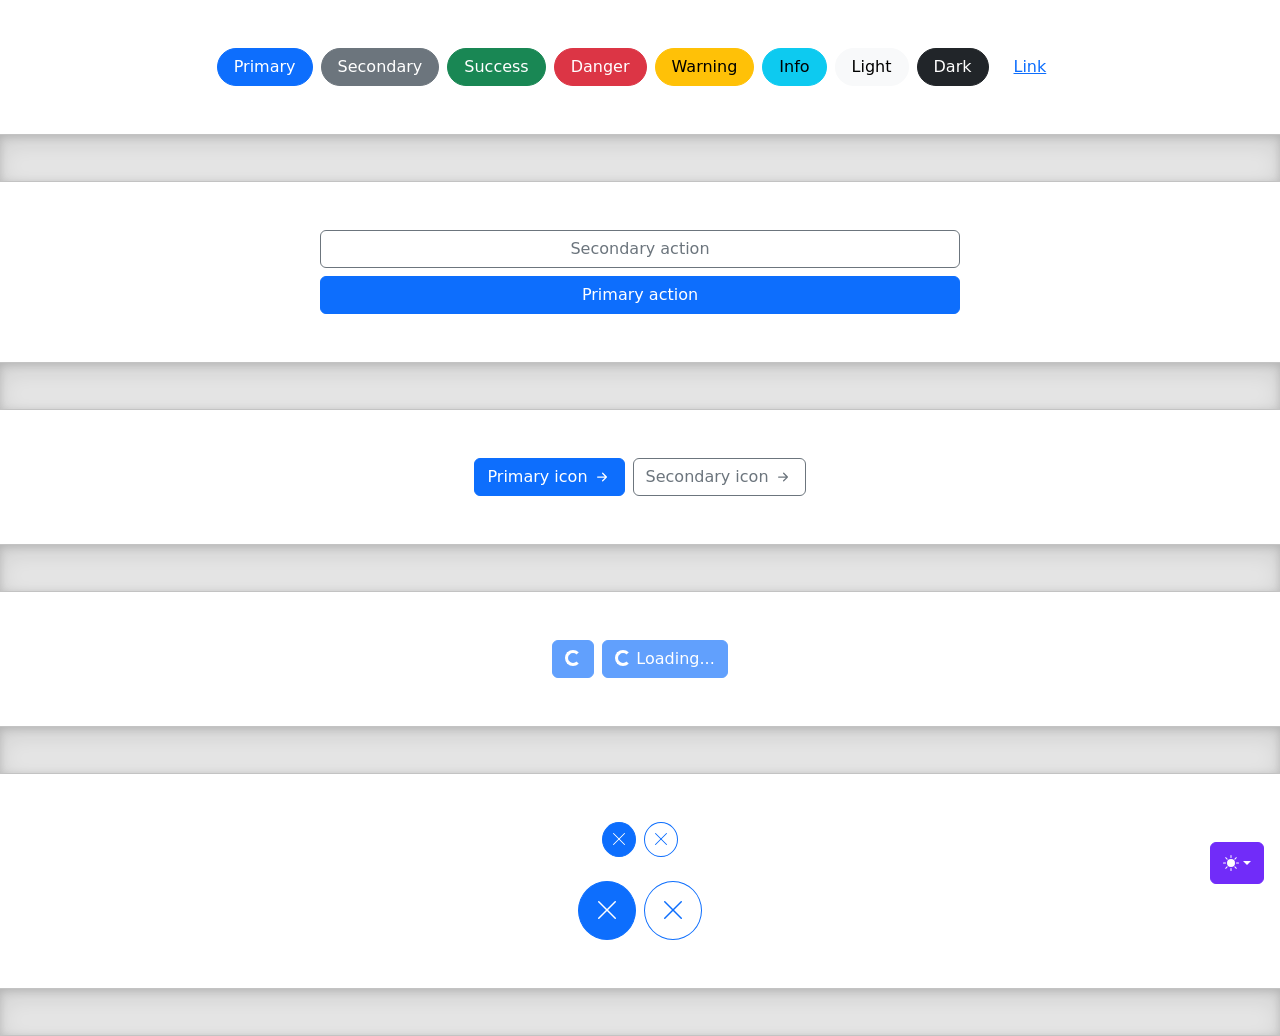
<file: Scratch_Website/bootstrap-5.3.8-examples/buttons/index.html>
<!doctype html>
<html lang="en" data-bs-theme="auto">
  <head>
    <meta charset="utf-8" />
    <meta name="viewport" content="width=device-width, initial-scale=1" />
    <meta name="description" content="" />
    <meta
      name="author"
      content="Mark Otto, Jacob Thornton, and Bootstrap contributors"
    />
    <meta name="generator" content="Astro v5.13.2" />
    <title>Buttons · Bootstrap v5.3</title>
    <link
      rel="canonical"
      href="https://getbootstrap.com/docs/5.3/examples/buttons/"
    />
    <script src="../assets/js/color-modes.js"></script>
    <link href="../assets/dist/css/bootstrap.min.css" rel="stylesheet" />
    <meta name="theme-color" content="#712cf9" />
    <style>
      .bd-placeholder-img {
        font-size: 1.125rem;
        text-anchor: middle;
        -webkit-user-select: none;
        -moz-user-select: none;
        user-select: none;
      }
      @media (min-width: 768px) {
        .bd-placeholder-img-lg {
          font-size: 3.5rem;
        }
      }
      .b-example-divider {
        width: 100%;
        height: 3rem;
        background-color: #0000001a;
        border: solid rgba(0, 0, 0, 0.15);
        border-width: 1px 0;
        box-shadow:
          inset 0 0.5em 1.5em #0000001a,
          inset 0 0.125em 0.5em #00000026;
      }
      .b-example-vr {
        flex-shrink: 0;
        width: 1.5rem;
        height: 100vh;
      }
      .bi {
        vertical-align: -0.125em;
        fill: currentColor;
      }
      .nav-scroller {
        position: relative;
        z-index: 2;
        height: 2.75rem;
        overflow-y: hidden;
      }
      .nav-scroller .nav {
        display: flex;
        flex-wrap: nowrap;
        padding-bottom: 1rem;
        margin-top: -1px;
        overflow-x: auto;
        text-align: center;
        white-space: nowrap;
        -webkit-overflow-scrolling: touch;
      }
      .btn-bd-primary {
        --bd-violet-bg: #712cf9;
        --bd-violet-rgb: 112.520718, 44.062154, 249.437846;
        --bs-btn-font-weight: 600;
        --bs-btn-color: var(--bs-white);
        --bs-btn-bg: var(--bd-violet-bg);
        --bs-btn-border-color: var(--bd-violet-bg);
        --bs-btn-hover-color: var(--bs-white);
        --bs-btn-hover-bg: #6528e0;
        --bs-btn-hover-border-color: #6528e0;
        --bs-btn-focus-shadow-rgb: var(--bd-violet-rgb);
        --bs-btn-active-color: var(--bs-btn-hover-color);
        --bs-btn-active-bg: #5a23c8;
        --bs-btn-active-border-color: #5a23c8;
      }
      .bd-mode-toggle {
        z-index: 1500;
      }
      .bd-mode-toggle .bi {
        width: 1em;
        height: 1em;
      }
      .bd-mode-toggle .dropdown-menu .active .bi {
        display: block !important;
      }
    </style>
  </head>
  <body>
    <svg xmlns="http://www.w3.org/2000/svg" class="d-none">
      <symbol id="check2" viewBox="0 0 16 16">
        <path
          d="M13.854 3.646a.5.5 0 0 1 0 .708l-7 7a.5.5 0 0 1-.708 0l-3.5-3.5a.5.5 0 1 1 .708-.708L6.5 10.293l6.646-6.647a.5.5 0 0 1 .708 0z"
        ></path>
      </symbol>
      <symbol id="circle-half" viewBox="0 0 16 16">
        <path
          d="M8 15A7 7 0 1 0 8 1v14zm0 1A8 8 0 1 1 8 0a8 8 0 0 1 0 16z"
        ></path>
      </symbol>
      <symbol id="moon-stars-fill" viewBox="0 0 16 16">
        <path
          d="M6 .278a.768.768 0 0 1 .08.858 7.208 7.208 0 0 0-.878 3.46c0 4.021 3.278 7.277 7.318 7.277.527 0 1.04-.055 1.533-.16a.787.787 0 0 1 .81.316.733.733 0 0 1-.031.893A8.349 8.349 0 0 1 8.344 16C3.734 16 0 12.286 0 7.71 0 4.266 2.114 1.312 5.124.06A.752.752 0 0 1 6 .278z"
        ></path>
        <path
          d="M10.794 3.148a.217.217 0 0 1 .412 0l.387 1.162c.173.518.579.924 1.097 1.097l1.162.387a.217.217 0 0 1 0 .412l-1.162.387a1.734 1.734 0 0 0-1.097 1.097l-.387 1.162a.217.217 0 0 1-.412 0l-.387-1.162A1.734 1.734 0 0 0 9.31 6.593l-1.162-.387a.217.217 0 0 1 0-.412l1.162-.387a1.734 1.734 0 0 0 1.097-1.097l.387-1.162zM13.863.099a.145.145 0 0 1 .274 0l.258.774c.115.346.386.617.732.732l.774.258a.145.145 0 0 1 0 .274l-.774.258a1.156 1.156 0 0 0-.732.732l-.258.774a.145.145 0 0 1-.274 0l-.258-.774a1.156 1.156 0 0 0-.732-.732l-.774-.258a.145.145 0 0 1 0-.274l.774-.258c.346-.115.617-.386.732-.732L13.863.1z"
        ></path>
      </symbol>
      <symbol id="sun-fill" viewBox="0 0 16 16">
        <path
          d="M8 12a4 4 0 1 0 0-8 4 4 0 0 0 0 8zM8 0a.5.5 0 0 1 .5.5v2a.5.5 0 0 1-1 0v-2A.5.5 0 0 1 8 0zm0 13a.5.5 0 0 1 .5.5v2a.5.5 0 0 1-1 0v-2A.5.5 0 0 1 8 13zm8-5a.5.5 0 0 1-.5.5h-2a.5.5 0 0 1 0-1h2a.5.5 0 0 1 .5.5zM3 8a.5.5 0 0 1-.5.5h-2a.5.5 0 0 1 0-1h2A.5.5 0 0 1 3 8zm10.657-5.657a.5.5 0 0 1 0 .707l-1.414 1.415a.5.5 0 1 1-.707-.708l1.414-1.414a.5.5 0 0 1 .707 0zm-9.193 9.193a.5.5 0 0 1 0 .707L3.05 13.657a.5.5 0 0 1-.707-.707l1.414-1.414a.5.5 0 0 1 .707 0zm9.193 2.121a.5.5 0 0 1-.707 0l-1.414-1.414a.5.5 0 0 1 .707-.707l1.414 1.414a.5.5 0 0 1 0 .707zM4.464 4.465a.5.5 0 0 1-.707 0L2.343 3.05a.5.5 0 1 1 .707-.707l1.414 1.414a.5.5 0 0 1 0 .708z"
        ></path>
      </symbol>
    </svg>
    <div
      class="dropdown position-fixed bottom-0 end-0 mb-3 me-3 bd-mode-toggle"
    >
      <button
        class="btn btn-bd-primary py-2 dropdown-toggle d-flex align-items-center"
        id="bd-theme"
        type="button"
        aria-expanded="false"
        data-bs-toggle="dropdown"
        aria-label="Toggle theme (auto)"
      >
        <svg class="bi my-1 theme-icon-active" aria-hidden="true">
          <use href="#circle-half"></use>
        </svg>
        <span class="visually-hidden" id="bd-theme-text">Toggle theme</span>
      </button>
      <ul
        class="dropdown-menu dropdown-menu-end shadow"
        aria-labelledby="bd-theme-text"
      >
        <li>
          <button
            type="button"
            class="dropdown-item d-flex align-items-center"
            data-bs-theme-value="light"
            aria-pressed="false"
          >
            <svg class="bi me-2 opacity-50" aria-hidden="true">
              <use href="#sun-fill"></use>
            </svg>
            Light
            <svg class="bi ms-auto d-none" aria-hidden="true">
              <use href="#check2"></use>
            </svg>
          </button>
        </li>
        <li>
          <button
            type="button"
            class="dropdown-item d-flex align-items-center"
            data-bs-theme-value="dark"
            aria-pressed="false"
          >
            <svg class="bi me-2 opacity-50" aria-hidden="true">
              <use href="#moon-stars-fill"></use>
            </svg>
            Dark
            <svg class="bi ms-auto d-none" aria-hidden="true">
              <use href="#check2"></use>
            </svg>
          </button>
        </li>
        <li>
          <button
            type="button"
            class="dropdown-item d-flex align-items-center active"
            data-bs-theme-value="auto"
            aria-pressed="true"
          >
            <svg class="bi me-2 opacity-50" aria-hidden="true">
              <use href="#circle-half"></use>
            </svg>
            Auto
            <svg class="bi ms-auto d-none" aria-hidden="true">
              <use href="#check2"></use>
            </svg>
          </button>
        </li>
      </ul>
    </div>
    <svg xmlns="http://www.w3.org/2000/svg" class="d-none">
      <symbol id="arrow-right-short" viewBox="0 0 16 16">
        <path
          fill-rule="evenodd"
          d="M4 8a.5.5 0 0 1 .5-.5h5.793L8.146 5.354a.5.5 0 1 1 .708-.708l3 3a.5.5 0 0 1 0 .708l-3 3a.5.5 0 0 1-.708-.708L10.293 8.5H4.5A.5.5 0 0 1 4 8z"
        ></path>
      </symbol>
      <symbol id="x-lg" viewBox="0 0 16 16">
        <path
          fill-rule="evenodd"
          d="M13.854 2.146a.5.5 0 0 1 0 .708l-11 11a.5.5 0 0 1-.708-.708l11-11a.5.5 0 0 1 .708 0Z"
        ></path>
        <path
          fill-rule="evenodd"
          d="M2.146 2.146a.5.5 0 0 0 0 .708l11 11a.5.5 0 0 0 .708-.708l-11-11a.5.5 0 0 0-.708 0Z"
        ></path>
      </symbol>
    </svg>
    <div class="d-flex gap-2 justify-content-center py-5">
      <button class="btn btn-primary rounded-pill px-3" type="button">
        Primary
      </button>
      <button class="btn btn-secondary rounded-pill px-3" type="button">
        Secondary
      </button>
      <button class="btn btn-success rounded-pill px-3" type="button">
        Success
      </button>
      <button class="btn btn-danger rounded-pill px-3" type="button">
        Danger
      </button>
      <button class="btn btn-warning rounded-pill px-3" type="button">
        Warning
      </button>
      <button class="btn btn-info rounded-pill px-3" type="button">Info</button>
      <button class="btn btn-light rounded-pill px-3" type="button">
        Light
      </button>
      <button class="btn btn-dark rounded-pill px-3" type="button">Dark</button>
      <button class="btn btn-link rounded-pill px-3" type="button">Link</button>
    </div>
    <div class="b-example-divider"></div>
    <div class="col-lg-6 col-xxl-4 my-5 mx-auto">
      <div class="d-grid gap-2">
        <button class="btn btn-outline-secondary" type="button">
          Secondary action
        </button>
        <button class="btn btn-primary" type="button">Primary action</button>
      </div>
    </div>
    <div class="b-example-divider"></div>
    <div class="d-flex gap-2 justify-content-center py-5">
      <button
        class="btn btn-primary d-inline-flex align-items-center"
        type="button"
      >
        Primary icon
        <svg class="bi ms-1" width="20" height="20" aria-hidden="true">
          <use xlink:href="#arrow-right-short"></use>
        </svg>
      </button>
      <button
        class="btn btn-outline-secondary d-inline-flex align-items-center"
        type="button"
      >
        Secondary icon
        <svg class="bi ms-1" width="20" height="20" aria-hidden="true">
          <use xlink:href="#arrow-right-short"></use>
        </svg>
      </button>
    </div>
    <div class="b-example-divider"></div>
    <div class="d-flex gap-2 justify-content-center py-5">
      <button class="btn btn-primary" type="button" disabled>
        <span
          class="spinner-border spinner-border-sm"
          aria-hidden="true"
        ></span>
        <span class="visually-hidden" role="status">Loading...</span>
      </button>
      <button class="btn btn-primary" type="button" disabled>
        <span
          class="spinner-border spinner-border-sm"
          aria-hidden="true"
        ></span>
        <span role="status">Loading...</span>
      </button>
    </div>
    <div class="b-example-divider"></div>
    <div class="d-flex gap-2 justify-content-center pt-5 pb-4">
      <button class="btn btn-primary rounded-circle p-2 lh-1" type="button">
        <svg class="bi" width="16" height="16" aria-hidden="true">
          <use xlink:href="#x-lg"></use>
        </svg>
        <span class="visually-hidden">Dismiss</span>
      </button>
      <button
        class="btn btn-outline-primary rounded-circle p-2 lh-1"
        type="button"
      >
        <svg class="bi" width="16" height="16" aria-hidden="true">
          <use xlink:href="#x-lg"></use>
        </svg>
        <span class="visually-hidden">Dismiss</span>
      </button>
    </div>
    <div class="d-flex gap-2 justify-content-center pb-5">
      <button class="btn btn-primary rounded-circle p-3 lh-1" type="button">
        <svg class="bi" width="24" height="24" aria-hidden="true">
          <use xlink:href="#x-lg"></use>
        </svg>
        <span class="visually-hidden">Dismiss</span>
      </button>
      <button
        class="btn btn-outline-primary rounded-circle p-3 lh-1"
        type="button"
      >
        <svg class="bi" width="24" height="24" aria-hidden="true">
          <use xlink:href="#x-lg"></use>
        </svg>
        <span class="visually-hidden">Dismiss</span>
      </button>
    </div>
    <div class="b-example-divider"></div>
    <script
      src="../assets/dist/js/bootstrap.bundle.min.js"
      class="astro-vvvwv3sm"
    ></script>
  </body>
</html>
</file>
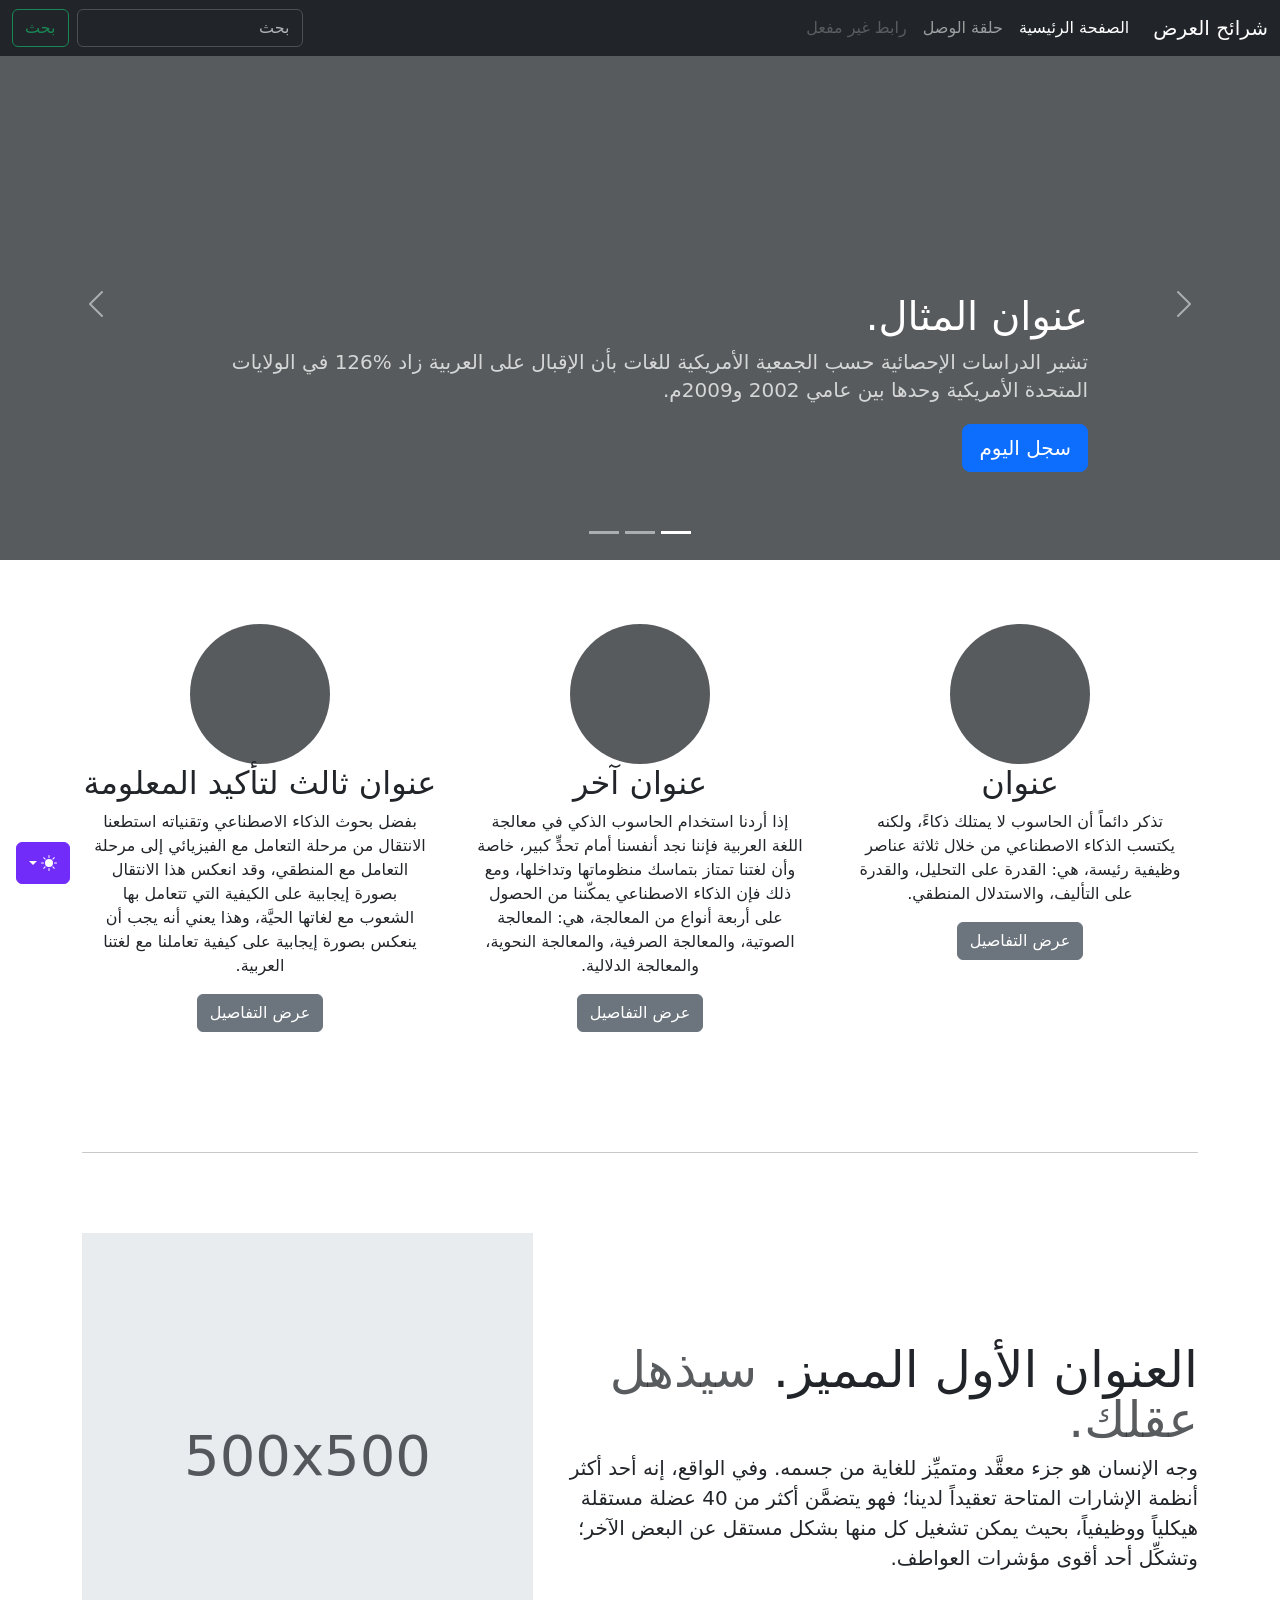
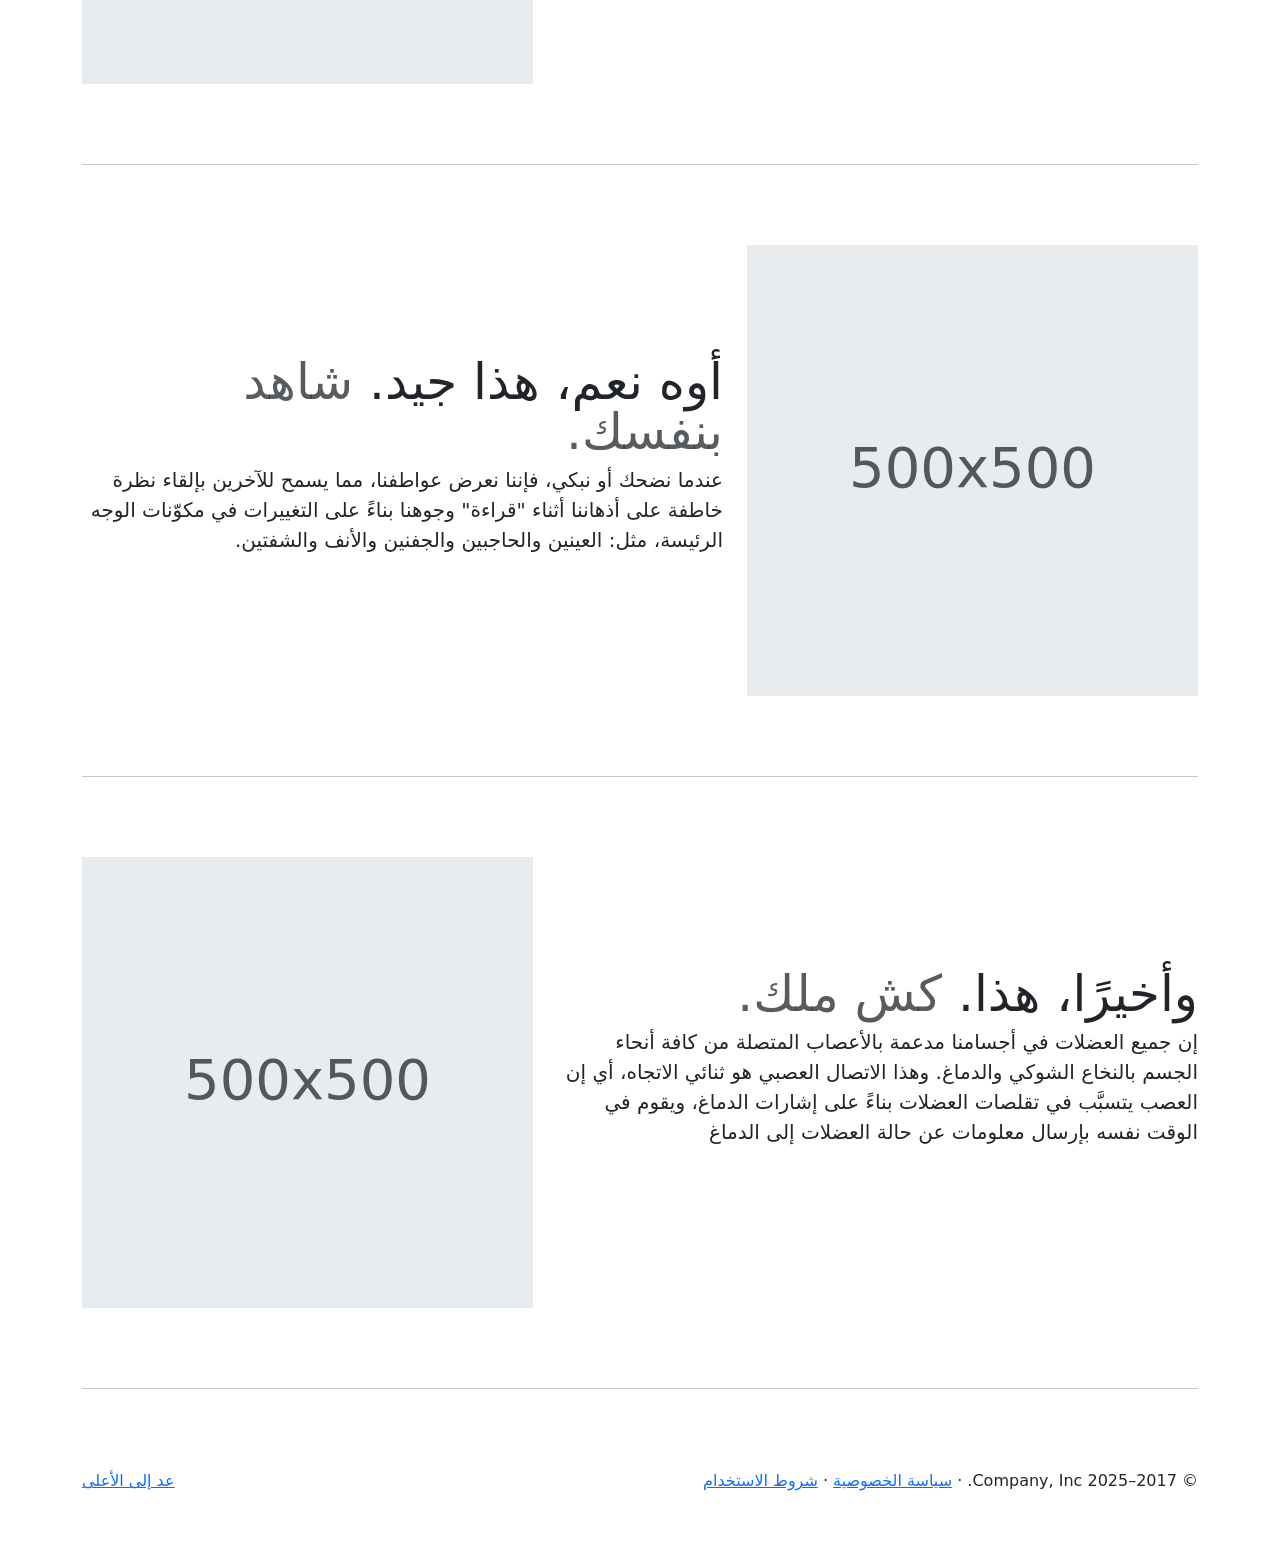
<file: Scratch_Website/bootstrap-5.3.8-examples/carousel-rtl/index.html>
<!doctype html>
<html lang="ar" dir="rtl" data-bs-theme="auto">
  <head>
    <meta charset="utf-8" />
    <meta name="viewport" content="width=device-width, initial-scale=1" />
    <meta name="description" content="" />
    <meta
      name="author"
      content="Mark Otto, Jacob Thornton, and Bootstrap contributors"
    />
    <meta name="generator" content="Astro v5.13.2" />
    <title>قالب شرائح العرض · Bootstrap v5.3</title>
    <link
      rel="canonical"
      href="https://getbootstrap.com/docs/5.3/examples/carousel-rtl/"
    />
    <script src="../assets/js/color-modes.js"></script>
    <link href="../assets/dist/css/bootstrap.rtl.min.css" rel="stylesheet" />
    <meta name="theme-color" content="#712cf9" />
    <link href="../carousel/carousel.rtl.css" rel="stylesheet" />
    <style>
      .bd-placeholder-img {
        font-size: 1.125rem;
        text-anchor: middle;
        -webkit-user-select: none;
        -moz-user-select: none;
        user-select: none;
      }
      @media (min-width: 768px) {
        .bd-placeholder-img-lg {
          font-size: 3.5rem;
        }
      }
      .b-example-divider {
        width: 100%;
        height: 3rem;
        background-color: #0000001a;
        border: solid rgba(0, 0, 0, 0.15);
        border-width: 1px 0;
        box-shadow:
          inset 0 0.5em 1.5em #0000001a,
          inset 0 0.125em 0.5em #00000026;
      }
      .b-example-vr {
        flex-shrink: 0;
        width: 1.5rem;
        height: 100vh;
      }
      .bi {
        vertical-align: -0.125em;
        fill: currentColor;
      }
      .nav-scroller {
        position: relative;
        z-index: 2;
        height: 2.75rem;
        overflow-y: hidden;
      }
      .nav-scroller .nav {
        display: flex;
        flex-wrap: nowrap;
        padding-bottom: 1rem;
        margin-top: -1px;
        overflow-x: auto;
        text-align: center;
        white-space: nowrap;
        -webkit-overflow-scrolling: touch;
      }
      .btn-bd-primary {
        --bd-violet-bg: #712cf9;
        --bd-violet-rgb: 112.520718, 44.062154, 249.437846;
        --bs-btn-font-weight: 600;
        --bs-btn-color: var(--bs-white);
        --bs-btn-bg: var(--bd-violet-bg);
        --bs-btn-border-color: var(--bd-violet-bg);
        --bs-btn-hover-color: var(--bs-white);
        --bs-btn-hover-bg: #6528e0;
        --bs-btn-hover-border-color: #6528e0;
        --bs-btn-focus-shadow-rgb: var(--bd-violet-rgb);
        --bs-btn-active-color: var(--bs-btn-hover-color);
        --bs-btn-active-bg: #5a23c8;
        --bs-btn-active-border-color: #5a23c8;
      }
      .bd-mode-toggle {
        z-index: 1500;
      }
      .bd-mode-toggle .bi {
        width: 1em;
        height: 1em;
      }
      .bd-mode-toggle .dropdown-menu .active .bi {
        display: block !important;
      }
    </style>
  </head>
  <body>
    <svg xmlns="http://www.w3.org/2000/svg" class="d-none">
      <symbol id="check2" viewBox="0 0 16 16">
        <path
          d="M13.854 3.646a.5.5 0 0 1 0 .708l-7 7a.5.5 0 0 1-.708 0l-3.5-3.5a.5.5 0 1 1 .708-.708L6.5 10.293l6.646-6.647a.5.5 0 0 1 .708 0z"
        ></path>
      </symbol>
      <symbol id="circle-half" viewBox="0 0 16 16">
        <path
          d="M8 15A7 7 0 1 0 8 1v14zm0 1A8 8 0 1 1 8 0a8 8 0 0 1 0 16z"
        ></path>
      </symbol>
      <symbol id="moon-stars-fill" viewBox="0 0 16 16">
        <path
          d="M6 .278a.768.768 0 0 1 .08.858 7.208 7.208 0 0 0-.878 3.46c0 4.021 3.278 7.277 7.318 7.277.527 0 1.04-.055 1.533-.16a.787.787 0 0 1 .81.316.733.733 0 0 1-.031.893A8.349 8.349 0 0 1 8.344 16C3.734 16 0 12.286 0 7.71 0 4.266 2.114 1.312 5.124.06A.752.752 0 0 1 6 .278z"
        ></path>
        <path
          d="M10.794 3.148a.217.217 0 0 1 .412 0l.387 1.162c.173.518.579.924 1.097 1.097l1.162.387a.217.217 0 0 1 0 .412l-1.162.387a1.734 1.734 0 0 0-1.097 1.097l-.387 1.162a.217.217 0 0 1-.412 0l-.387-1.162A1.734 1.734 0 0 0 9.31 6.593l-1.162-.387a.217.217 0 0 1 0-.412l1.162-.387a1.734 1.734 0 0 0 1.097-1.097l.387-1.162zM13.863.099a.145.145 0 0 1 .274 0l.258.774c.115.346.386.617.732.732l.774.258a.145.145 0 0 1 0 .274l-.774.258a1.156 1.156 0 0 0-.732.732l-.258.774a.145.145 0 0 1-.274 0l-.258-.774a1.156 1.156 0 0 0-.732-.732l-.774-.258a.145.145 0 0 1 0-.274l.774-.258c.346-.115.617-.386.732-.732L13.863.1z"
        ></path>
      </symbol>
      <symbol id="sun-fill" viewBox="0 0 16 16">
        <path
          d="M8 12a4 4 0 1 0 0-8 4 4 0 0 0 0 8zM8 0a.5.5 0 0 1 .5.5v2a.5.5 0 0 1-1 0v-2A.5.5 0 0 1 8 0zm0 13a.5.5 0 0 1 .5.5v2a.5.5 0 0 1-1 0v-2A.5.5 0 0 1 8 13zm8-5a.5.5 0 0 1-.5.5h-2a.5.5 0 0 1 0-1h2a.5.5 0 0 1 .5.5zM3 8a.5.5 0 0 1-.5.5h-2a.5.5 0 0 1 0-1h2A.5.5 0 0 1 3 8zm10.657-5.657a.5.5 0 0 1 0 .707l-1.414 1.415a.5.5 0 1 1-.707-.708l1.414-1.414a.5.5 0 0 1 .707 0zm-9.193 9.193a.5.5 0 0 1 0 .707L3.05 13.657a.5.5 0 0 1-.707-.707l1.414-1.414a.5.5 0 0 1 .707 0zm9.193 2.121a.5.5 0 0 1-.707 0l-1.414-1.414a.5.5 0 0 1 .707-.707l1.414 1.414a.5.5 0 0 1 0 .707zM4.464 4.465a.5.5 0 0 1-.707 0L2.343 3.05a.5.5 0 1 1 .707-.707l1.414 1.414a.5.5 0 0 1 0 .708z"
        ></path>
      </symbol>
    </svg>
    <div
      class="dropdown position-fixed bottom-0 end-0 mb-3 me-3 bd-mode-toggle"
    >
      <button
        class="btn btn-bd-primary py-2 dropdown-toggle d-flex align-items-center"
        id="bd-theme"
        type="button"
        aria-expanded="false"
        data-bs-toggle="dropdown"
        aria-label="Toggle theme (auto)"
      >
        <svg class="bi my-1 theme-icon-active" aria-hidden="true">
          <use href="#circle-half"></use>
        </svg>
        <span class="visually-hidden" id="bd-theme-text">Toggle theme</span>
      </button>
      <ul
        class="dropdown-menu dropdown-menu-end shadow"
        aria-labelledby="bd-theme-text"
      >
        <li>
          <button
            type="button"
            class="dropdown-item d-flex align-items-center"
            data-bs-theme-value="light"
            aria-pressed="false"
          >
            <svg class="bi me-2 opacity-50" aria-hidden="true">
              <use href="#sun-fill"></use>
            </svg>
            Light
            <svg class="bi ms-auto d-none" aria-hidden="true">
              <use href="#check2"></use>
            </svg>
          </button>
        </li>
        <li>
          <button
            type="button"
            class="dropdown-item d-flex align-items-center"
            data-bs-theme-value="dark"
            aria-pressed="false"
          >
            <svg class="bi me-2 opacity-50" aria-hidden="true">
              <use href="#moon-stars-fill"></use>
            </svg>
            Dark
            <svg class="bi ms-auto d-none" aria-hidden="true">
              <use href="#check2"></use>
            </svg>
          </button>
        </li>
        <li>
          <button
            type="button"
            class="dropdown-item d-flex align-items-center active"
            data-bs-theme-value="auto"
            aria-pressed="true"
          >
            <svg class="bi me-2 opacity-50" aria-hidden="true">
              <use href="#circle-half"></use>
            </svg>
            Auto
            <svg class="bi ms-auto d-none" aria-hidden="true">
              <use href="#check2"></use>
            </svg>
          </button>
        </li>
      </ul>
    </div>
    <header data-bs-theme="dark">
      <nav class="navbar navbar-expand-md navbar-dark fixed-top bg-dark">
        <div class="container-fluid">
          <a class="navbar-brand" href="#">شرائح العرض</a>
          <button
            class="navbar-toggler"
            type="button"
            data-bs-toggle="collapse"
            data-bs-target="#navbarCollapse"
            aria-controls="navbarCollapse"
            aria-expanded="false"
            aria-label="تبديل التنقل"
          >
            <span class="navbar-toggler-icon"></span>
          </button>
          <div class="collapse navbar-collapse" id="navbarCollapse">
            <ul class="navbar-nav me-auto mb-2 mb-md-0">
              <li class="nav-item">
                <a class="nav-link active" aria-current="page" href="#"
                  >الصفحة الرئيسية</a
                >
              </li>
              <li class="nav-item">
                <a class="nav-link" href="#">حلقة الوصل</a>
              </li>
              <li class="nav-item">
                <a class="nav-link disabled" aria-disabled="true"
                  >رابط غير مفعل</a
                >
              </li>
            </ul>
            <form class="d-flex" role="search">
              <input
                class="form-control me-2"
                type="search"
                placeholder="بحث"
                aria-label="بحث"
              />
              <button class="btn btn-outline-success" type="submit">بحث</button>
            </form>
          </div>
        </div>
      </nav>
    </header>
    <main>
      <div id="myCarousel" class="carousel slide mb-6" data-bs-ride="carousel">
        <div class="carousel-indicators">
          <button
            type="button"
            data-bs-target="#myCarousel"
            data-bs-slide-to="0"
            class="active"
            aria-current="true"
            aria-label="Slide 1"
          ></button>
          <button
            type="button"
            data-bs-target="#myCarousel"
            data-bs-slide-to="1"
            aria-label="Slide 2"
          ></button>
          <button
            type="button"
            data-bs-target="#myCarousel"
            data-bs-slide-to="2"
            aria-label="Slide 3"
          ></button>
        </div>
        <div class="carousel-inner">
          <div class="carousel-item active">
            <svg
              aria-hidden="true"
              class="bd-placeholder-img"
              height="100%"
              preserveAspectRatio="xMidYMid slice"
              width="100%"
              xmlns="http://www.w3.org/2000/svg"
            >
              <rect
                width="100%"
                height="100%"
                fill="var(--bs-secondary-color)"
              ></rect>
            </svg>
            <div class="container">
              <div class="carousel-caption text-start">
                <h1>عنوان المثال.</h1>
                <p class="opacity-75">
                  تشير الدراسات الإحصائية حسب الجمعية الأمريكية للغات بأن
                  الإقبال على العربية زاد %126 في الولايات المتحدة الأمريكية
                  وحدها بين عامي 2002 و2009م.
                </p>
                <p><a class="btn btn-lg btn-primary" href="#">سجل اليوم</a></p>
              </div>
            </div>
          </div>
          <div class="carousel-item">
            <svg
              aria-hidden="true"
              class="bd-placeholder-img"
              height="100%"
              preserveAspectRatio="xMidYMid slice"
              width="100%"
              xmlns="http://www.w3.org/2000/svg"
            >
              <rect
                width="100%"
                height="100%"
                fill="var(--bs-secondary-color)"
              ></rect>
            </svg>
            <div class="container">
              <div class="carousel-caption">
                <h1>عنوان مثال آخر.</h1>
                <p>
                  حسب المجلس الثقافي البريطاني فإن تعليم الإنجليزية داخل
                  بريطانيا يسهم في تعزيز اقتصادها بما يتجاوز ملياري جنيه سنوياً،
                  كما أنه وفر أكثر من 26 ألف وظيفة.
                </p>
                <p><a class="btn btn-lg btn-primary" href="#">أعرف أكثر</a></p>
              </div>
            </div>
          </div>
          <div class="carousel-item">
            <svg
              aria-hidden="true"
              class="bd-placeholder-img"
              height="100%"
              preserveAspectRatio="xMidYMid slice"
              width="100%"
              xmlns="http://www.w3.org/2000/svg"
            >
              <rect
                width="100%"
                height="100%"
                fill="var(--bs-secondary-color)"
              ></rect>
            </svg>
            <div class="container">
              <div class="carousel-caption text-end">
                <h1>واحد أكثر لقياس جيد.</h1>
                <p>
                  الإحصاءات لحجم الاستثمار اللغوي خارج بريطانيا تتفاوت من سنة
                  لأخرى إلا أن المدير التنفيذي للمجلس الثقافي البريطاني إدي
                  بايرز يرى أن استثمار تعليم الإنجليزية في الخارج لا يحسب على
                  المستوى المالي فحسب بل على المستوى السياسي أيضاً.
                </p>
                <p>
                  <a class="btn btn-lg btn-primary" href="#">تصفح المعرض</a>
                </p>
              </div>
            </div>
          </div>
        </div>
        <button
          class="carousel-control-prev"
          type="button"
          data-bs-target="#myCarousel"
          data-bs-slide="prev"
        >
          <span class="carousel-control-prev-icon" aria-hidden="true"></span>
          <span class="visually-hidden">السابق</span>
        </button>
        <button
          class="carousel-control-next"
          type="button"
          data-bs-target="#myCarousel"
          data-bs-slide="next"
        >
          <span class="carousel-control-next-icon" aria-hidden="true"></span>
          <span class="visually-hidden">التالي</span>
        </button>
      </div>
      <!-- Marketing messaging and featurettes
  ================================================== -->
      <!-- Wrap the rest of the page in another container to center all the content. -->
      <div class="container marketing">
        <!-- Three columns of text below the carousel -->
        <div class="row">
          <div class="col-lg-4">
            <svg
              aria-label="Placeholder"
              class="bd-placeholder-img rounded-circle"
              height="140"
              preserveAspectRatio="xMidYMid slice"
              role="img"
              width="140"
              xmlns="http://www.w3.org/2000/svg"
            >
              <title>Placeholder</title>
              <rect
                width="100%"
                height="100%"
                fill="var(--bs-secondary-color)"
              ></rect>
            </svg>
            <h2 class="fw-normal">عنوان</h2>
            <p>
              تذكر دائماً أن الحاسوب لا يمتلك ذكاءً، ولكنه يكتسب الذكاء
              الاصطناعي من خلال ثلاثة عناصر وظيفية رئيسة، هي: القدرة على
              التحليل، والقدرة على التأليف، والاستدلال المنطقي.
            </p>
            <p><a class="btn btn-secondary" href="#">عرض التفاصيل</a></p>
          </div>
          <!-- /.col-lg-4 -->
          <div class="col-lg-4">
            <svg
              aria-label="Placeholder"
              class="bd-placeholder-img rounded-circle"
              height="140"
              preserveAspectRatio="xMidYMid slice"
              role="img"
              width="140"
              xmlns="http://www.w3.org/2000/svg"
            >
              <title>Placeholder</title>
              <rect
                width="100%"
                height="100%"
                fill="var(--bs-secondary-color)"
              ></rect>
            </svg>
            <h2 class="fw-normal">عنوان آخر</h2>
            <p>
              إذا أردنا استخدام الحاسوب الذكي في معالجة اللغة العربية فإننا نجد
              أنفسنا أمام تحدٍّ كبير، خاصة وأن لغتنا تمتاز بتماسك منظوماتها
              وتداخلها، ومع ذلك فإن الذكاء الاصطناعي يمكّننا من الحصول على أربعة
              أنواع من المعالجة، هي: المعالجة الصوتية، والمعالجة الصرفية،
              والمعالجة النحوية، والمعالجة الدلالية.
            </p>
            <p><a class="btn btn-secondary" href="#">عرض التفاصيل</a></p>
          </div>
          <!-- /.col-lg-4 -->
          <div class="col-lg-4">
            <svg
              aria-label="Placeholder"
              class="bd-placeholder-img rounded-circle"
              height="140"
              preserveAspectRatio="xMidYMid slice"
              role="img"
              width="140"
              xmlns="http://www.w3.org/2000/svg"
            >
              <title>Placeholder</title>
              <rect
                width="100%"
                height="100%"
                fill="var(--bs-secondary-color)"
              ></rect>
            </svg>
            <h2 class="fw-normal">عنوان ثالث لتأكيد المعلومة</h2>
            <p>
              بفضل بحوث الذكاء الاصطناعي وتقنياته استطعنا الانتقال من مرحلة
              التعامل مع الفيزيائي إلى مرحلة التعامل مع المنطقي، وقد انعكس هذا
              الانتقال بصورة إيجابية على الكيفية التي تتعامل بها الشعوب مع
              لغاتها الحيَّة، وهذا يعني أنه يجب أن ينعكس بصورة إيجابية على كيفية
              تعاملنا مع لغتنا العربية.
            </p>
            <p><a class="btn btn-secondary" href="#">عرض التفاصيل</a></p>
          </div>
          <!-- /.col-lg-4 -->
        </div>
        <!-- /.row -->
        <!-- START THE FEATURETTES -->
        <hr class="featurette-divider" />
        <div class="row featurette">
          <div class="col-md-7">
            <h2 class="featurette-heading fw-normal lh-1">
              العنوان الأول المميز.
              <span class="text-body-secondary"> سيذهل عقلك. </span>
            </h2>
            <p class="lead">
              وجه الإنسان هو جزء معقَّد ومتميِّز للغاية من جسمه. وفي الواقع، إنه
              أحد أكثر أنظمة الإشارات المتاحة تعقيداً لدينا؛ فهو يتضمَّن أكثر من
              40 عضلة مستقلة هيكلياً ووظيفياً، بحيث يمكن تشغيل كل منها بشكل
              مستقل عن البعض الآخر؛ وتشكِّل أحد أقوى مؤشرات العواطف.
            </p>
          </div>
          <div class="col-md-5">
            <svg
              aria-label="Placeholder: 500x500"
              class="bd-placeholder-img bd-placeholder-img-lg featurette-image img-fluid mx-auto"
              height="500"
              preserveAspectRatio="xMidYMid slice"
              role="img"
              width="500"
              xmlns="http://www.w3.org/2000/svg"
            >
              <title>Placeholder</title>
              <rect
                width="100%"
                height="100%"
                fill="var(--bs-secondary-bg)"
              ></rect>
              <text x="50%" y="50%" fill="var(--bs-secondary-color)" dy=".3em">
                500x500
              </text>
            </svg>
          </div>
        </div>
        <hr class="featurette-divider" />
        <div class="row featurette">
          <div class="col-md-7 order-md-2">
            <h2 class="featurette-heading fw-normal lh-1">
              أوه نعم، هذا جيد.
              <span class="text-body-secondary"> شاهد بنفسك. </span>
            </h2>
            <p class="lead">
              عندما نضحك أو نبكي، فإننا نعرض عواطفنا، مما يسمح للآخرين بإلقاء
              نظرة خاطفة على أذهاننا أثناء "قراءة" وجوهنا بناءً على التغييرات في
              مكوّنات الوجه الرئيسة، مثل: العينين والحاجبين والجفنين والأنف
              والشفتين.
            </p>
          </div>
          <div class="col-md-5 order-md-1">
            <svg
              aria-label="Placeholder: 500x500"
              class="bd-placeholder-img bd-placeholder-img-lg featurette-image img-fluid mx-auto"
              height="500"
              preserveAspectRatio="xMidYMid slice"
              role="img"
              width="500"
              xmlns="http://www.w3.org/2000/svg"
            >
              <title>Placeholder</title>
              <rect
                width="100%"
                height="100%"
                fill="var(--bs-secondary-bg)"
              ></rect>
              <text x="50%" y="50%" fill="var(--bs-secondary-color)" dy=".3em">
                500x500
              </text>
            </svg>
          </div>
        </div>
        <hr class="featurette-divider" />
        <div class="row featurette">
          <div class="col-md-7">
            <h2 class="featurette-heading fw-normal lh-1">
              وأخيرًا، هذا. <span class="text-body-secondary"> كش ملك. </span>
            </h2>
            <p class="lead">
              إن جميع العضلات في أجسامنا مدعمة بالأعصاب المتصلة من كافة أنحاء
              الجسم بالنخاع الشوكي والدماغ. وهذا الاتصال العصبي هو ثنائي
              الاتجاه، أي إن العصب يتسبَّب في تقلصات العضلات بناءً على إشارات
              الدماغ، ويقوم في الوقت نفسه بإرسال معلومات عن حالة العضلات إلى
              الدماغ
            </p>
          </div>
          <div class="col-md-5">
            <svg
              aria-label="Placeholder: 500x500"
              class="bd-placeholder-img bd-placeholder-img-lg featurette-image img-fluid mx-auto"
              height="500"
              preserveAspectRatio="xMidYMid slice"
              role="img"
              width="500"
              xmlns="http://www.w3.org/2000/svg"
            >
              <title>Placeholder</title>
              <rect
                width="100%"
                height="100%"
                fill="var(--bs-secondary-bg)"
              ></rect>
              <text x="50%" y="50%" fill="var(--bs-secondary-color)" dy=".3em">
                500x500
              </text>
            </svg>
          </div>
        </div>
        <hr class="featurette-divider" />
        <!-- /END THE FEATURETTES -->
      </div>
      <!-- /.container -->
      <!-- FOOTER -->
      <footer class="container">
        <p class="float-end"><a href="#">عد إلى الأعلى</a></p>
        <p>
          &copy; 2017–2025 Company, Inc. &middot;
          <a href="#">سياسة الخصوصية</a> &middot; <a href="#">شروط الاستخدام</a>
        </p>
      </footer>
    </main>
    <script
      src="../assets/dist/js/bootstrap.bundle.min.js"
      class="astro-vvvwv3sm"
    ></script>
  </body>
</html>
</file>
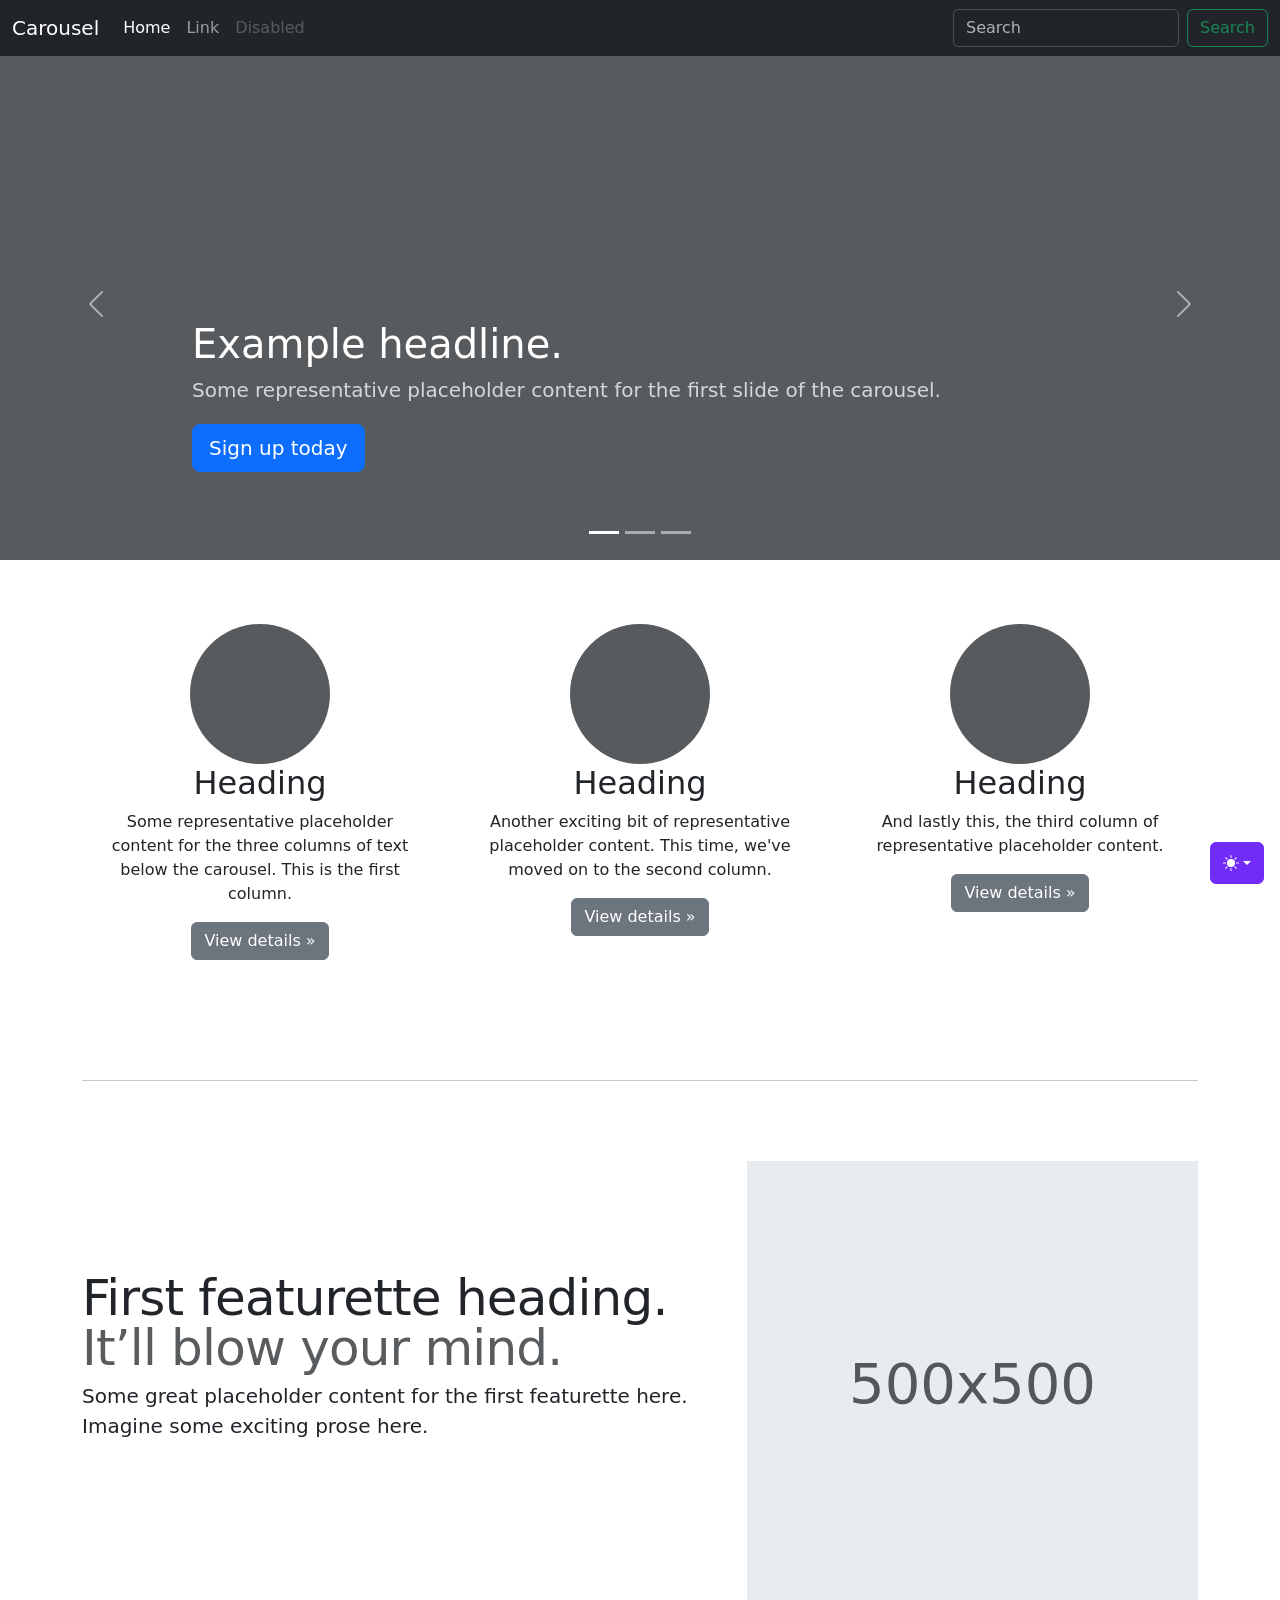
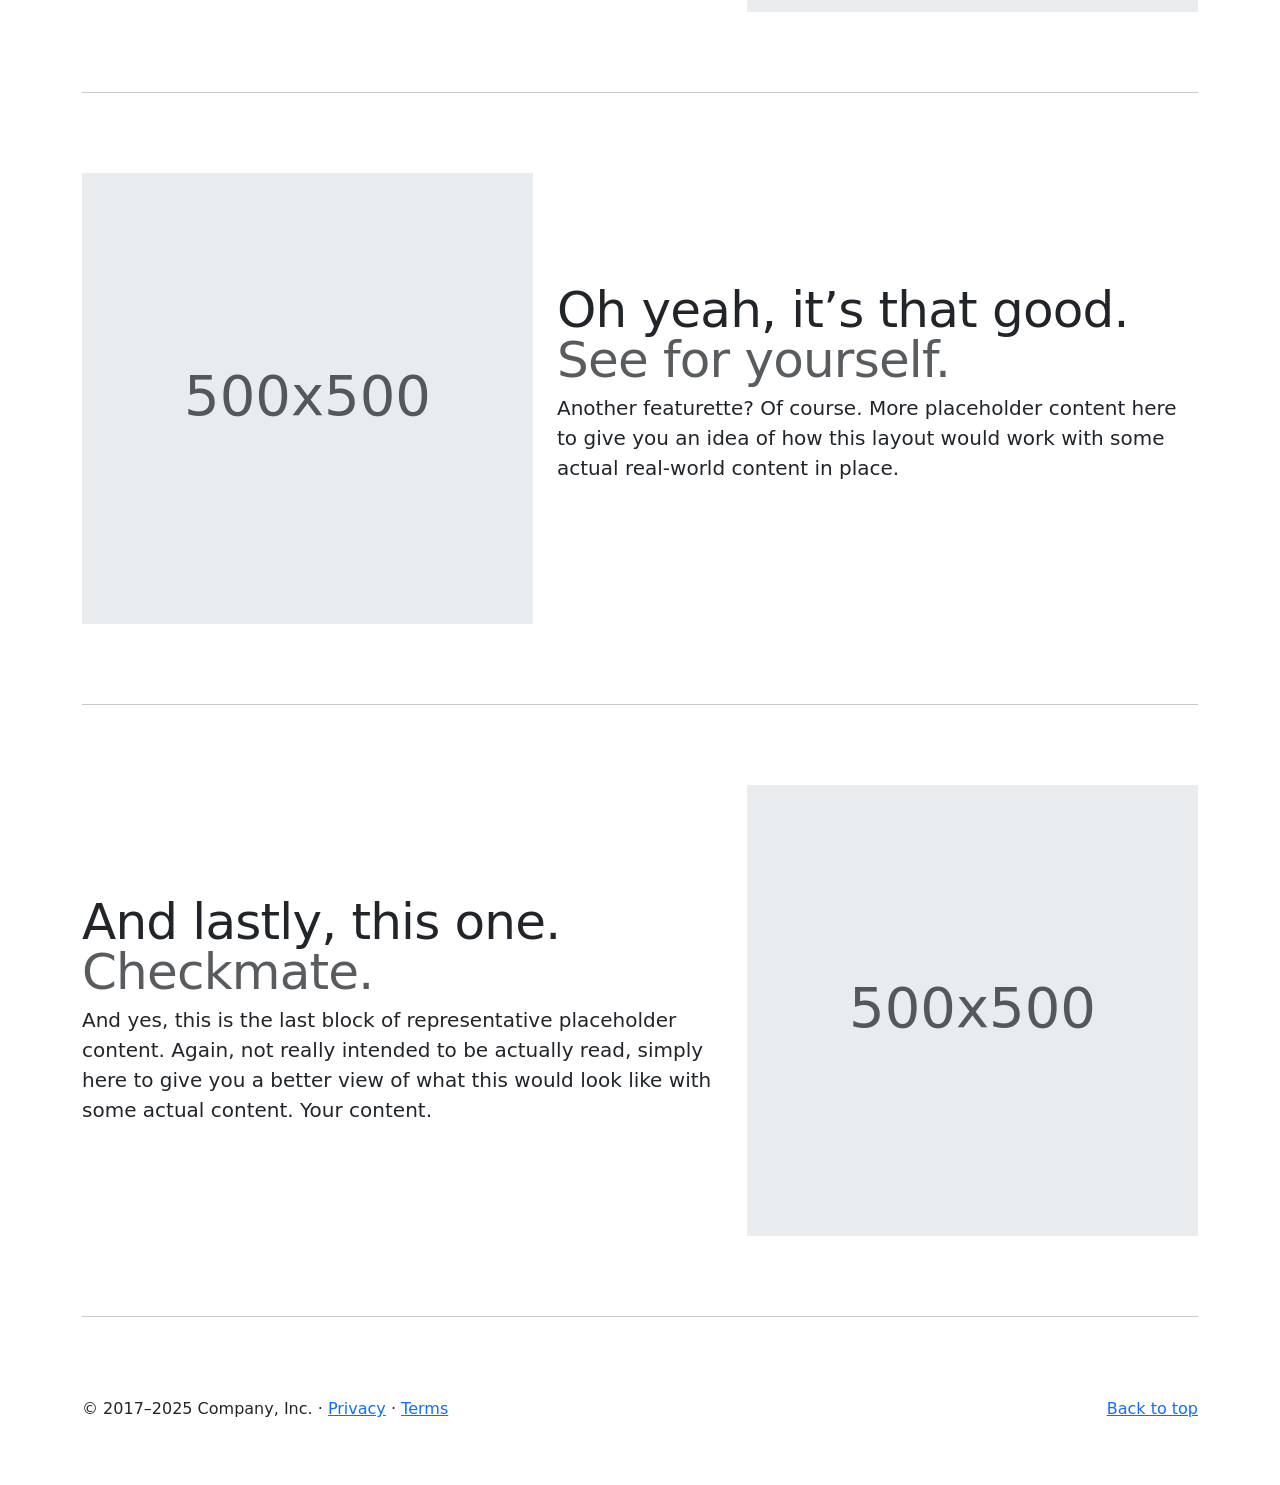
<file: Scratch_Website/bootstrap-5.3.8-examples/carousel/index.html>
<!doctype html>
<html lang="en" data-bs-theme="auto">
  <head>
    <meta charset="utf-8" />
    <meta name="viewport" content="width=device-width, initial-scale=1" />
    <meta name="description" content="" />
    <meta
      name="author"
      content="Mark Otto, Jacob Thornton, and Bootstrap contributors"
    />
    <meta name="generator" content="Astro v5.13.2" />
    <title>Carousel Template · Bootstrap v5.3</title>
    <link
      rel="canonical"
      href="https://getbootstrap.com/docs/5.3/examples/carousel/"
    />
    <script src="../assets/js/color-modes.js"></script>
    <link href="../assets/dist/css/bootstrap.min.css" rel="stylesheet" />
    <meta name="theme-color" content="#712cf9" />
    <link href="carousel.css" rel="stylesheet" />
    <style>
      .bd-placeholder-img {
        font-size: 1.125rem;
        text-anchor: middle;
        -webkit-user-select: none;
        -moz-user-select: none;
        user-select: none;
      }
      @media (min-width: 768px) {
        .bd-placeholder-img-lg {
          font-size: 3.5rem;
        }
      }
      .b-example-divider {
        width: 100%;
        height: 3rem;
        background-color: #0000001a;
        border: solid rgba(0, 0, 0, 0.15);
        border-width: 1px 0;
        box-shadow:
          inset 0 0.5em 1.5em #0000001a,
          inset 0 0.125em 0.5em #00000026;
      }
      .b-example-vr {
        flex-shrink: 0;
        width: 1.5rem;
        height: 100vh;
      }
      .bi {
        vertical-align: -0.125em;
        fill: currentColor;
      }
      .nav-scroller {
        position: relative;
        z-index: 2;
        height: 2.75rem;
        overflow-y: hidden;
      }
      .nav-scroller .nav {
        display: flex;
        flex-wrap: nowrap;
        padding-bottom: 1rem;
        margin-top: -1px;
        overflow-x: auto;
        text-align: center;
        white-space: nowrap;
        -webkit-overflow-scrolling: touch;
      }
      .btn-bd-primary {
        --bd-violet-bg: #712cf9;
        --bd-violet-rgb: 112.520718, 44.062154, 249.437846;
        --bs-btn-font-weight: 600;
        --bs-btn-color: var(--bs-white);
        --bs-btn-bg: var(--bd-violet-bg);
        --bs-btn-border-color: var(--bd-violet-bg);
        --bs-btn-hover-color: var(--bs-white);
        --bs-btn-hover-bg: #6528e0;
        --bs-btn-hover-border-color: #6528e0;
        --bs-btn-focus-shadow-rgb: var(--bd-violet-rgb);
        --bs-btn-active-color: var(--bs-btn-hover-color);
        --bs-btn-active-bg: #5a23c8;
        --bs-btn-active-border-color: #5a23c8;
      }
      .bd-mode-toggle {
        z-index: 1500;
      }
      .bd-mode-toggle .bi {
        width: 1em;
        height: 1em;
      }
      .bd-mode-toggle .dropdown-menu .active .bi {
        display: block !important;
      }
    </style>
  </head>
  <body>
    <svg xmlns="http://www.w3.org/2000/svg" class="d-none">
      <symbol id="check2" viewBox="0 0 16 16">
        <path
          d="M13.854 3.646a.5.5 0 0 1 0 .708l-7 7a.5.5 0 0 1-.708 0l-3.5-3.5a.5.5 0 1 1 .708-.708L6.5 10.293l6.646-6.647a.5.5 0 0 1 .708 0z"
        ></path>
      </symbol>
      <symbol id="circle-half" viewBox="0 0 16 16">
        <path
          d="M8 15A7 7 0 1 0 8 1v14zm0 1A8 8 0 1 1 8 0a8 8 0 0 1 0 16z"
        ></path>
      </symbol>
      <symbol id="moon-stars-fill" viewBox="0 0 16 16">
        <path
          d="M6 .278a.768.768 0 0 1 .08.858 7.208 7.208 0 0 0-.878 3.46c0 4.021 3.278 7.277 7.318 7.277.527 0 1.04-.055 1.533-.16a.787.787 0 0 1 .81.316.733.733 0 0 1-.031.893A8.349 8.349 0 0 1 8.344 16C3.734 16 0 12.286 0 7.71 0 4.266 2.114 1.312 5.124.06A.752.752 0 0 1 6 .278z"
        ></path>
        <path
          d="M10.794 3.148a.217.217 0 0 1 .412 0l.387 1.162c.173.518.579.924 1.097 1.097l1.162.387a.217.217 0 0 1 0 .412l-1.162.387a1.734 1.734 0 0 0-1.097 1.097l-.387 1.162a.217.217 0 0 1-.412 0l-.387-1.162A1.734 1.734 0 0 0 9.31 6.593l-1.162-.387a.217.217 0 0 1 0-.412l1.162-.387a1.734 1.734 0 0 0 1.097-1.097l.387-1.162zM13.863.099a.145.145 0 0 1 .274 0l.258.774c.115.346.386.617.732.732l.774.258a.145.145 0 0 1 0 .274l-.774.258a1.156 1.156 0 0 0-.732.732l-.258.774a.145.145 0 0 1-.274 0l-.258-.774a1.156 1.156 0 0 0-.732-.732l-.774-.258a.145.145 0 0 1 0-.274l.774-.258c.346-.115.617-.386.732-.732L13.863.1z"
        ></path>
      </symbol>
      <symbol id="sun-fill" viewBox="0 0 16 16">
        <path
          d="M8 12a4 4 0 1 0 0-8 4 4 0 0 0 0 8zM8 0a.5.5 0 0 1 .5.5v2a.5.5 0 0 1-1 0v-2A.5.5 0 0 1 8 0zm0 13a.5.5 0 0 1 .5.5v2a.5.5 0 0 1-1 0v-2A.5.5 0 0 1 8 13zm8-5a.5.5 0 0 1-.5.5h-2a.5.5 0 0 1 0-1h2a.5.5 0 0 1 .5.5zM3 8a.5.5 0 0 1-.5.5h-2a.5.5 0 0 1 0-1h2A.5.5 0 0 1 3 8zm10.657-5.657a.5.5 0 0 1 0 .707l-1.414 1.415a.5.5 0 1 1-.707-.708l1.414-1.414a.5.5 0 0 1 .707 0zm-9.193 9.193a.5.5 0 0 1 0 .707L3.05 13.657a.5.5 0 0 1-.707-.707l1.414-1.414a.5.5 0 0 1 .707 0zm9.193 2.121a.5.5 0 0 1-.707 0l-1.414-1.414a.5.5 0 0 1 .707-.707l1.414 1.414a.5.5 0 0 1 0 .707zM4.464 4.465a.5.5 0 0 1-.707 0L2.343 3.05a.5.5 0 1 1 .707-.707l1.414 1.414a.5.5 0 0 1 0 .708z"
        ></path>
      </symbol>
    </svg>
    <div
      class="dropdown position-fixed bottom-0 end-0 mb-3 me-3 bd-mode-toggle"
    >
      <button
        class="btn btn-bd-primary py-2 dropdown-toggle d-flex align-items-center"
        id="bd-theme"
        type="button"
        aria-expanded="false"
        data-bs-toggle="dropdown"
        aria-label="Toggle theme (auto)"
      >
        <svg class="bi my-1 theme-icon-active" aria-hidden="true">
          <use href="#circle-half"></use>
        </svg>
        <span class="visually-hidden" id="bd-theme-text">Toggle theme</span>
      </button>
      <ul
        class="dropdown-menu dropdown-menu-end shadow"
        aria-labelledby="bd-theme-text"
      >
        <li>
          <button
            type="button"
            class="dropdown-item d-flex align-items-center"
            data-bs-theme-value="light"
            aria-pressed="false"
          >
            <svg class="bi me-2 opacity-50" aria-hidden="true">
              <use href="#sun-fill"></use>
            </svg>
            Light
            <svg class="bi ms-auto d-none" aria-hidden="true">
              <use href="#check2"></use>
            </svg>
          </button>
        </li>
        <li>
          <button
            type="button"
            class="dropdown-item d-flex align-items-center"
            data-bs-theme-value="dark"
            aria-pressed="false"
          >
            <svg class="bi me-2 opacity-50" aria-hidden="true">
              <use href="#moon-stars-fill"></use>
            </svg>
            Dark
            <svg class="bi ms-auto d-none" aria-hidden="true">
              <use href="#check2"></use>
            </svg>
          </button>
        </li>
        <li>
          <button
            type="button"
            class="dropdown-item d-flex align-items-center active"
            data-bs-theme-value="auto"
            aria-pressed="true"
          >
            <svg class="bi me-2 opacity-50" aria-hidden="true">
              <use href="#circle-half"></use>
            </svg>
            Auto
            <svg class="bi ms-auto d-none" aria-hidden="true">
              <use href="#check2"></use>
            </svg>
          </button>
        </li>
      </ul>
    </div>
    <header data-bs-theme="dark">
      <nav class="navbar navbar-expand-md navbar-dark fixed-top bg-dark">
        <div class="container-fluid">
          <a class="navbar-brand" href="#">Carousel</a>
          <button
            class="navbar-toggler"
            type="button"
            data-bs-toggle="collapse"
            data-bs-target="#navbarCollapse"
            aria-controls="navbarCollapse"
            aria-expanded="false"
            aria-label="Toggle navigation"
          >
            <span class="navbar-toggler-icon"></span>
          </button>
          <div class="collapse navbar-collapse" id="navbarCollapse">
            <ul class="navbar-nav me-auto mb-2 mb-md-0">
              <li class="nav-item">
                <a class="nav-link active" aria-current="page" href="#">Home</a>
              </li>
              <li class="nav-item"><a class="nav-link" href="#">Link</a></li>
              <li class="nav-item">
                <a class="nav-link disabled" aria-disabled="true">Disabled</a>
              </li>
            </ul>
            <form class="d-flex" role="search">
              <input
                class="form-control me-2"
                type="search"
                placeholder="Search"
                aria-label="Search"
              />
              <button class="btn btn-outline-success" type="submit">
                Search
              </button>
            </form>
          </div>
        </div>
      </nav>
    </header>
    <main>
      <div id="myCarousel" class="carousel slide mb-6" data-bs-ride="carousel">
        <div class="carousel-indicators">
          <button
            type="button"
            data-bs-target="#myCarousel"
            data-bs-slide-to="0"
            class="active"
            aria-current="true"
            aria-label="Slide 1"
          ></button>
          <button
            type="button"
            data-bs-target="#myCarousel"
            data-bs-slide-to="1"
            aria-label="Slide 2"
          ></button>
          <button
            type="button"
            data-bs-target="#myCarousel"
            data-bs-slide-to="2"
            aria-label="Slide 3"
          ></button>
        </div>
        <div class="carousel-inner">
          <div class="carousel-item active">
            <svg
              aria-hidden="true"
              class="bd-placeholder-img"
              height="100%"
              preserveAspectRatio="xMidYMid slice"
              width="100%"
              xmlns="http://www.w3.org/2000/svg"
            >
              <rect
                width="100%"
                height="100%"
                fill="var(--bs-secondary-color)"
              ></rect>
            </svg>
            <div class="container">
              <div class="carousel-caption text-start">
                <h1>Example headline.</h1>
                <p class="opacity-75">
                  Some representative placeholder content for the first slide of
                  the carousel.
                </p>
                <p>
                  <a class="btn btn-lg btn-primary" href="#">Sign up today</a>
                </p>
              </div>
            </div>
          </div>
          <div class="carousel-item">
            <svg
              aria-hidden="true"
              class="bd-placeholder-img"
              height="100%"
              preserveAspectRatio="xMidYMid slice"
              width="100%"
              xmlns="http://www.w3.org/2000/svg"
            >
              <rect
                width="100%"
                height="100%"
                fill="var(--bs-secondary-color)"
              ></rect>
            </svg>
            <div class="container">
              <div class="carousel-caption">
                <h1>Another example headline.</h1>
                <p>
                  Some representative placeholder content for the second slide
                  of the carousel.
                </p>
                <p><a class="btn btn-lg btn-primary" href="#">Learn more</a></p>
              </div>
            </div>
          </div>
          <div class="carousel-item">
            <svg
              aria-hidden="true"
              class="bd-placeholder-img"
              height="100%"
              preserveAspectRatio="xMidYMid slice"
              width="100%"
              xmlns="http://www.w3.org/2000/svg"
            >
              <rect
                width="100%"
                height="100%"
                fill="var(--bs-secondary-color)"
              ></rect>
            </svg>
            <div class="container">
              <div class="carousel-caption text-end">
                <h1>One more for good measure.</h1>
                <p>
                  Some representative placeholder content for the third slide of
                  this carousel.
                </p>
                <p>
                  <a class="btn btn-lg btn-primary" href="#">Browse gallery</a>
                </p>
              </div>
            </div>
          </div>
        </div>
        <button
          class="carousel-control-prev"
          type="button"
          data-bs-target="#myCarousel"
          data-bs-slide="prev"
        >
          <span class="carousel-control-prev-icon" aria-hidden="true"></span>
          <span class="visually-hidden">Previous</span>
        </button>
        <button
          class="carousel-control-next"
          type="button"
          data-bs-target="#myCarousel"
          data-bs-slide="next"
        >
          <span class="carousel-control-next-icon" aria-hidden="true"></span>
          <span class="visually-hidden">Next</span>
        </button>
      </div>
      <!-- Marketing messaging and featurettes
  ================================================== -->
      <!-- Wrap the rest of the page in another container to center all the content. -->
      <div class="container marketing">
        <!-- Three columns of text below the carousel -->
        <div class="row">
          <div class="col-lg-4">
            <svg
              aria-label="Placeholder"
              class="bd-placeholder-img rounded-circle"
              height="140"
              preserveAspectRatio="xMidYMid slice"
              role="img"
              width="140"
              xmlns="http://www.w3.org/2000/svg"
            >
              <title>Placeholder</title>
              <rect
                width="100%"
                height="100%"
                fill="var(--bs-secondary-color)"
              ></rect>
            </svg>
            <h2 class="fw-normal">Heading</h2>
            <p>
              Some representative placeholder content for the three columns of
              text below the carousel. This is the first column.
            </p>
            <p>
              <a class="btn btn-secondary" href="#">View details &raquo;</a>
            </p>
          </div>
          <!-- /.col-lg-4 -->
          <div class="col-lg-4">
            <svg
              aria-label="Placeholder"
              class="bd-placeholder-img rounded-circle"
              height="140"
              preserveAspectRatio="xMidYMid slice"
              role="img"
              width="140"
              xmlns="http://www.w3.org/2000/svg"
            >
              <title>Placeholder</title>
              <rect
                width="100%"
                height="100%"
                fill="var(--bs-secondary-color)"
              ></rect>
            </svg>
            <h2 class="fw-normal">Heading</h2>
            <p>
              Another exciting bit of representative placeholder content. This
              time, we've moved on to the second column.
            </p>
            <p>
              <a class="btn btn-secondary" href="#">View details &raquo;</a>
            </p>
          </div>
          <!-- /.col-lg-4 -->
          <div class="col-lg-4">
            <svg
              aria-label="Placeholder"
              class="bd-placeholder-img rounded-circle"
              height="140"
              preserveAspectRatio="xMidYMid slice"
              role="img"
              width="140"
              xmlns="http://www.w3.org/2000/svg"
            >
              <title>Placeholder</title>
              <rect
                width="100%"
                height="100%"
                fill="var(--bs-secondary-color)"
              ></rect>
            </svg>
            <h2 class="fw-normal">Heading</h2>
            <p>
              And lastly this, the third column of representative placeholder
              content.
            </p>
            <p>
              <a class="btn btn-secondary" href="#">View details &raquo;</a>
            </p>
          </div>
          <!-- /.col-lg-4 -->
        </div>
        <!-- /.row -->
        <!-- START THE FEATURETTES -->
        <hr class="featurette-divider" />
        <div class="row featurette">
          <div class="col-md-7">
            <h2 class="featurette-heading fw-normal lh-1">
              First featurette heading.
              <span class="text-body-secondary">It’ll blow your mind.</span>
            </h2>
            <p class="lead">
              Some great placeholder content for the first featurette here.
              Imagine some exciting prose here.
            </p>
          </div>
          <div class="col-md-5">
            <svg
              aria-label="Placeholder: 500x500"
              class="bd-placeholder-img bd-placeholder-img-lg featurette-image img-fluid mx-auto"
              height="500"
              preserveAspectRatio="xMidYMid slice"
              role="img"
              width="500"
              xmlns="http://www.w3.org/2000/svg"
            >
              <title>Placeholder</title>
              <rect
                width="100%"
                height="100%"
                fill="var(--bs-secondary-bg)"
              ></rect>
              <text x="50%" y="50%" fill="var(--bs-secondary-color)" dy=".3em">
                500x500
              </text>
            </svg>
          </div>
        </div>
        <hr class="featurette-divider" />
        <div class="row featurette">
          <div class="col-md-7 order-md-2">
            <h2 class="featurette-heading fw-normal lh-1">
              Oh yeah, it’s that good.
              <span class="text-body-secondary">See for yourself.</span>
            </h2>
            <p class="lead">
              Another featurette? Of course. More placeholder content here to
              give you an idea of how this layout would work with some actual
              real-world content in place.
            </p>
          </div>
          <div class="col-md-5 order-md-1">
            <svg
              aria-label="Placeholder: 500x500"
              class="bd-placeholder-img bd-placeholder-img-lg featurette-image img-fluid mx-auto"
              height="500"
              preserveAspectRatio="xMidYMid slice"
              role="img"
              width="500"
              xmlns="http://www.w3.org/2000/svg"
            >
              <title>Placeholder</title>
              <rect
                width="100%"
                height="100%"
                fill="var(--bs-secondary-bg)"
              ></rect>
              <text x="50%" y="50%" fill="var(--bs-secondary-color)" dy=".3em">
                500x500
              </text>
            </svg>
          </div>
        </div>
        <hr class="featurette-divider" />
        <div class="row featurette">
          <div class="col-md-7">
            <h2 class="featurette-heading fw-normal lh-1">
              And lastly, this one.
              <span class="text-body-secondary">Checkmate.</span>
            </h2>
            <p class="lead">
              And yes, this is the last block of representative placeholder
              content. Again, not really intended to be actually read, simply
              here to give you a better view of what this would look like with
              some actual content. Your content.
            </p>
          </div>
          <div class="col-md-5">
            <svg
              aria-label="Placeholder: 500x500"
              class="bd-placeholder-img bd-placeholder-img-lg featurette-image img-fluid mx-auto"
              height="500"
              preserveAspectRatio="xMidYMid slice"
              role="img"
              width="500"
              xmlns="http://www.w3.org/2000/svg"
            >
              <title>Placeholder</title>
              <rect
                width="100%"
                height="100%"
                fill="var(--bs-secondary-bg)"
              ></rect>
              <text x="50%" y="50%" fill="var(--bs-secondary-color)" dy=".3em">
                500x500
              </text>
            </svg>
          </div>
        </div>
        <hr class="featurette-divider" />
        <!-- /END THE FEATURETTES -->
      </div>
      <!-- /.container -->
      <!-- FOOTER -->
      <footer class="container">
        <p class="float-end"><a href="#">Back to top</a></p>
        <p>
          &copy; 2017–2025 Company, Inc. &middot;
          <a href="#">Privacy</a> &middot; <a href="#">Terms</a>
        </p>
      </footer>
    </main>
    <script
      src="../assets/dist/js/bootstrap.bundle.min.js"
      class="astro-vvvwv3sm"
    ></script>
  </body>
</html>
</file>
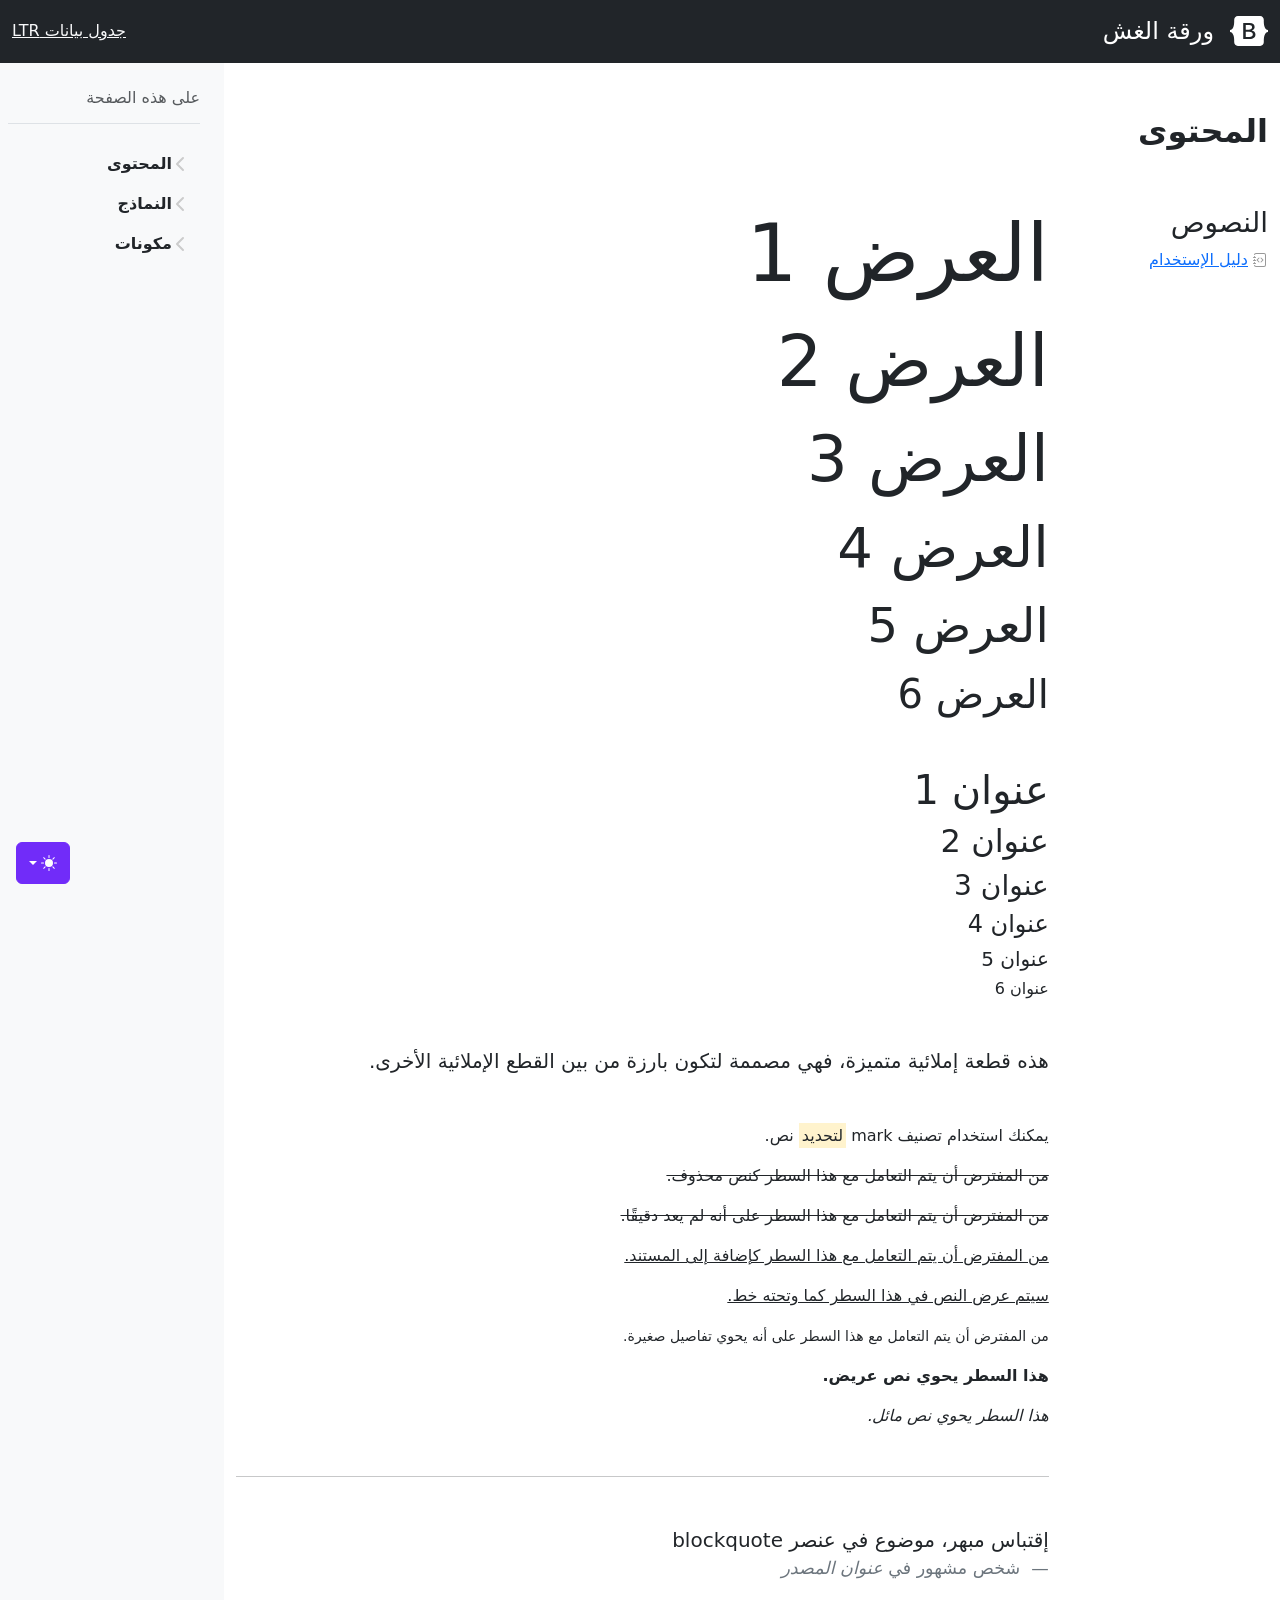
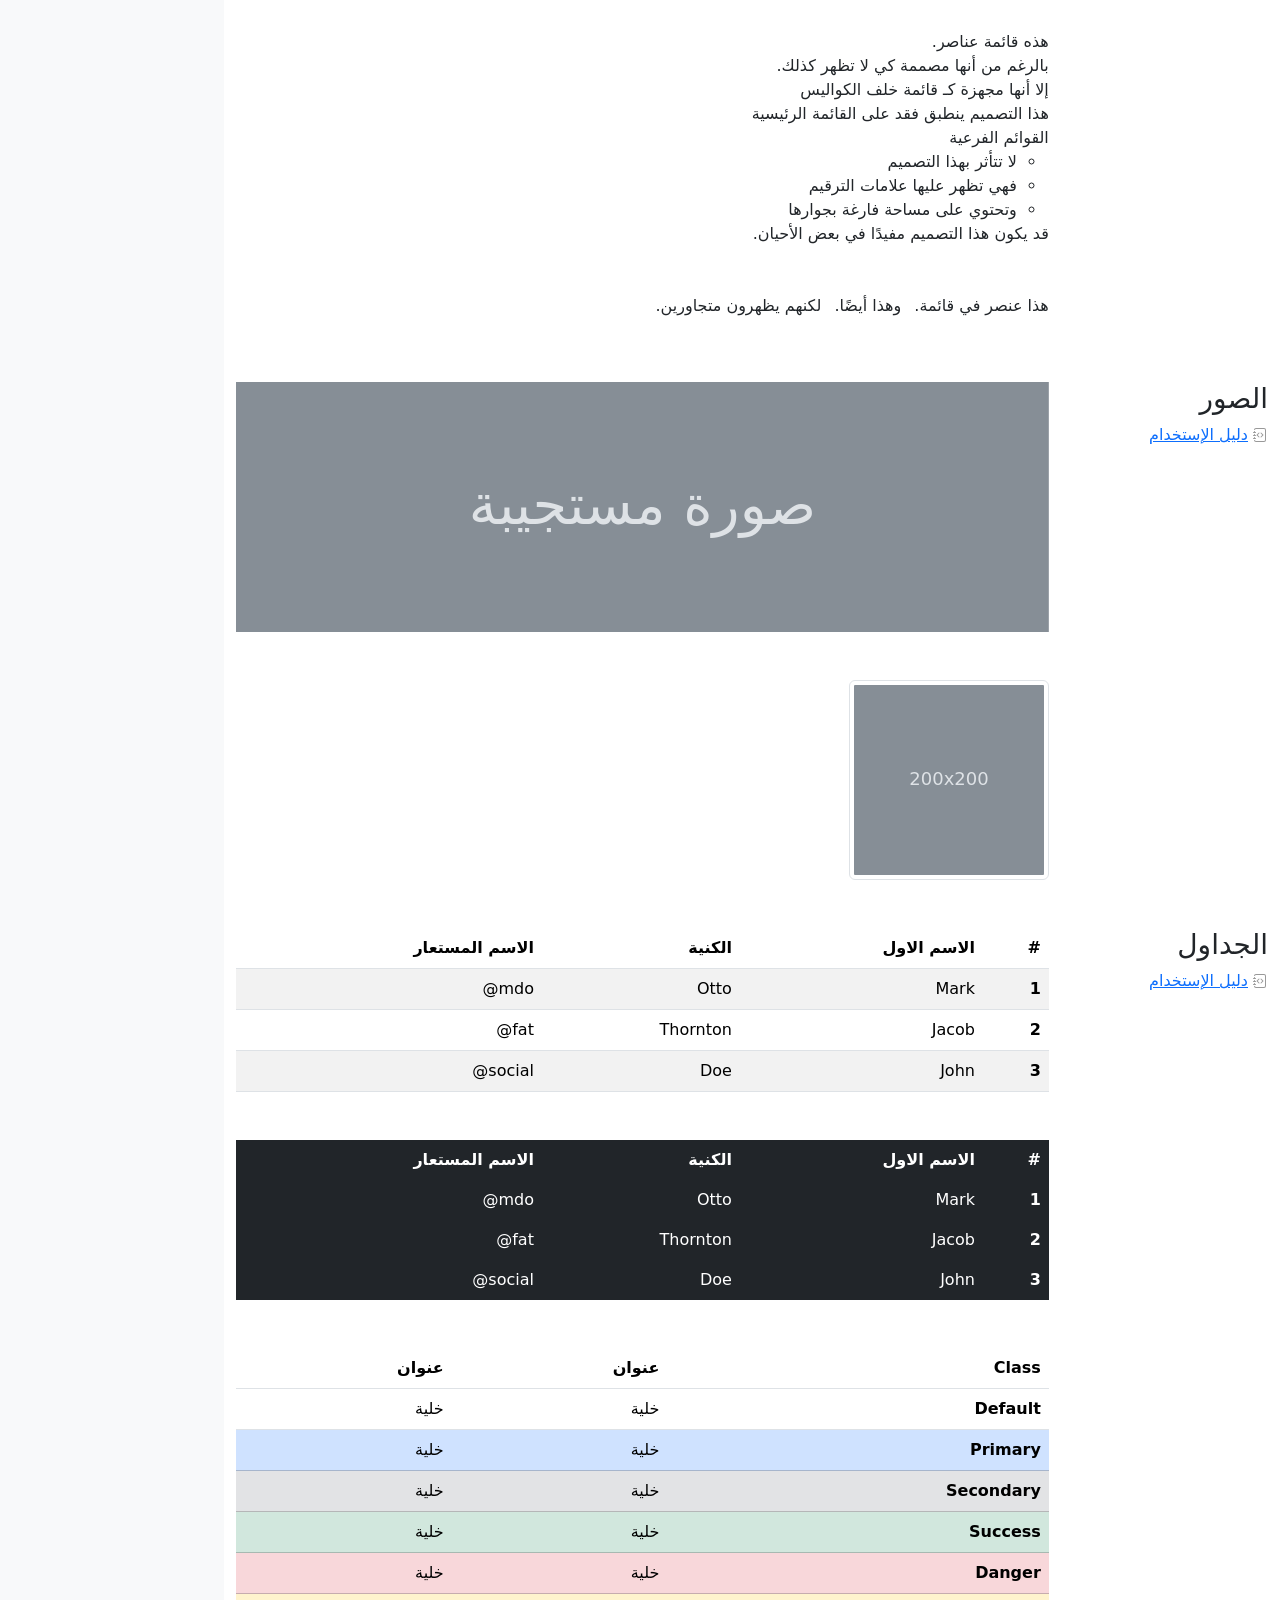
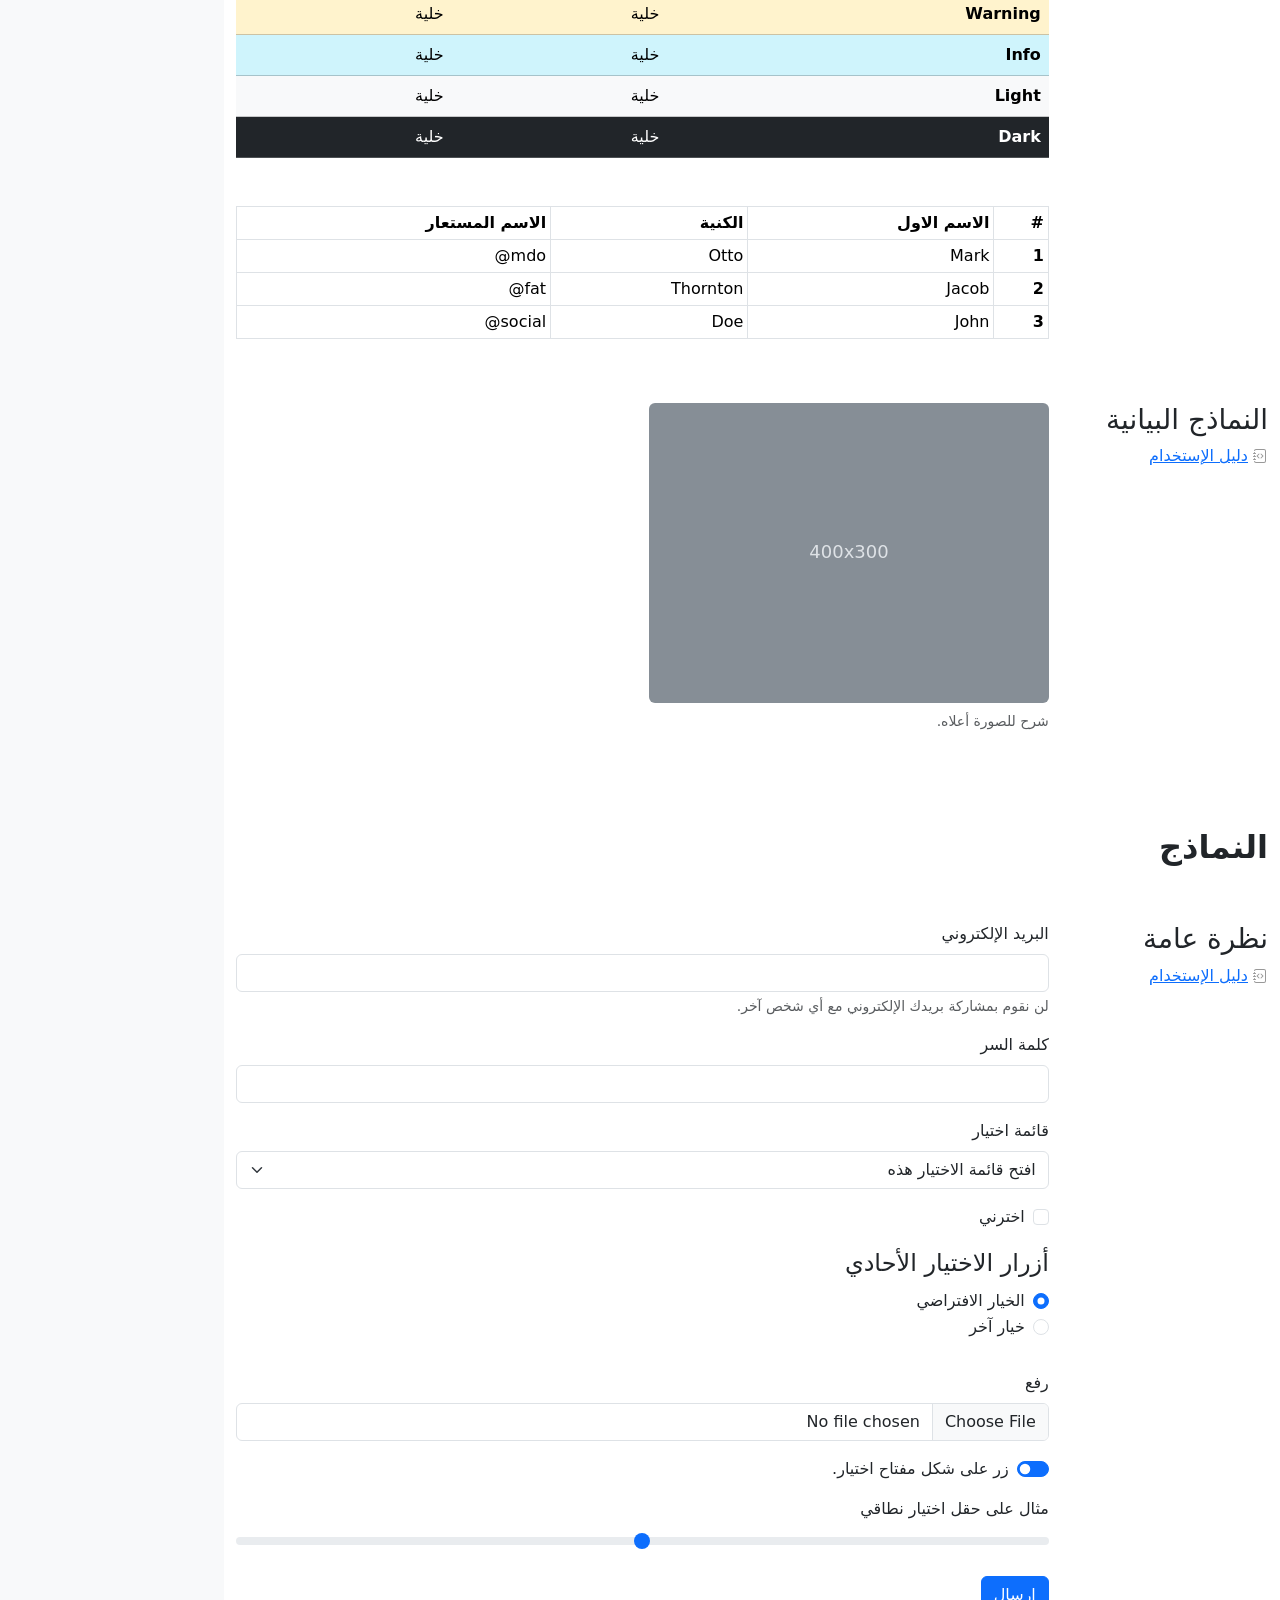
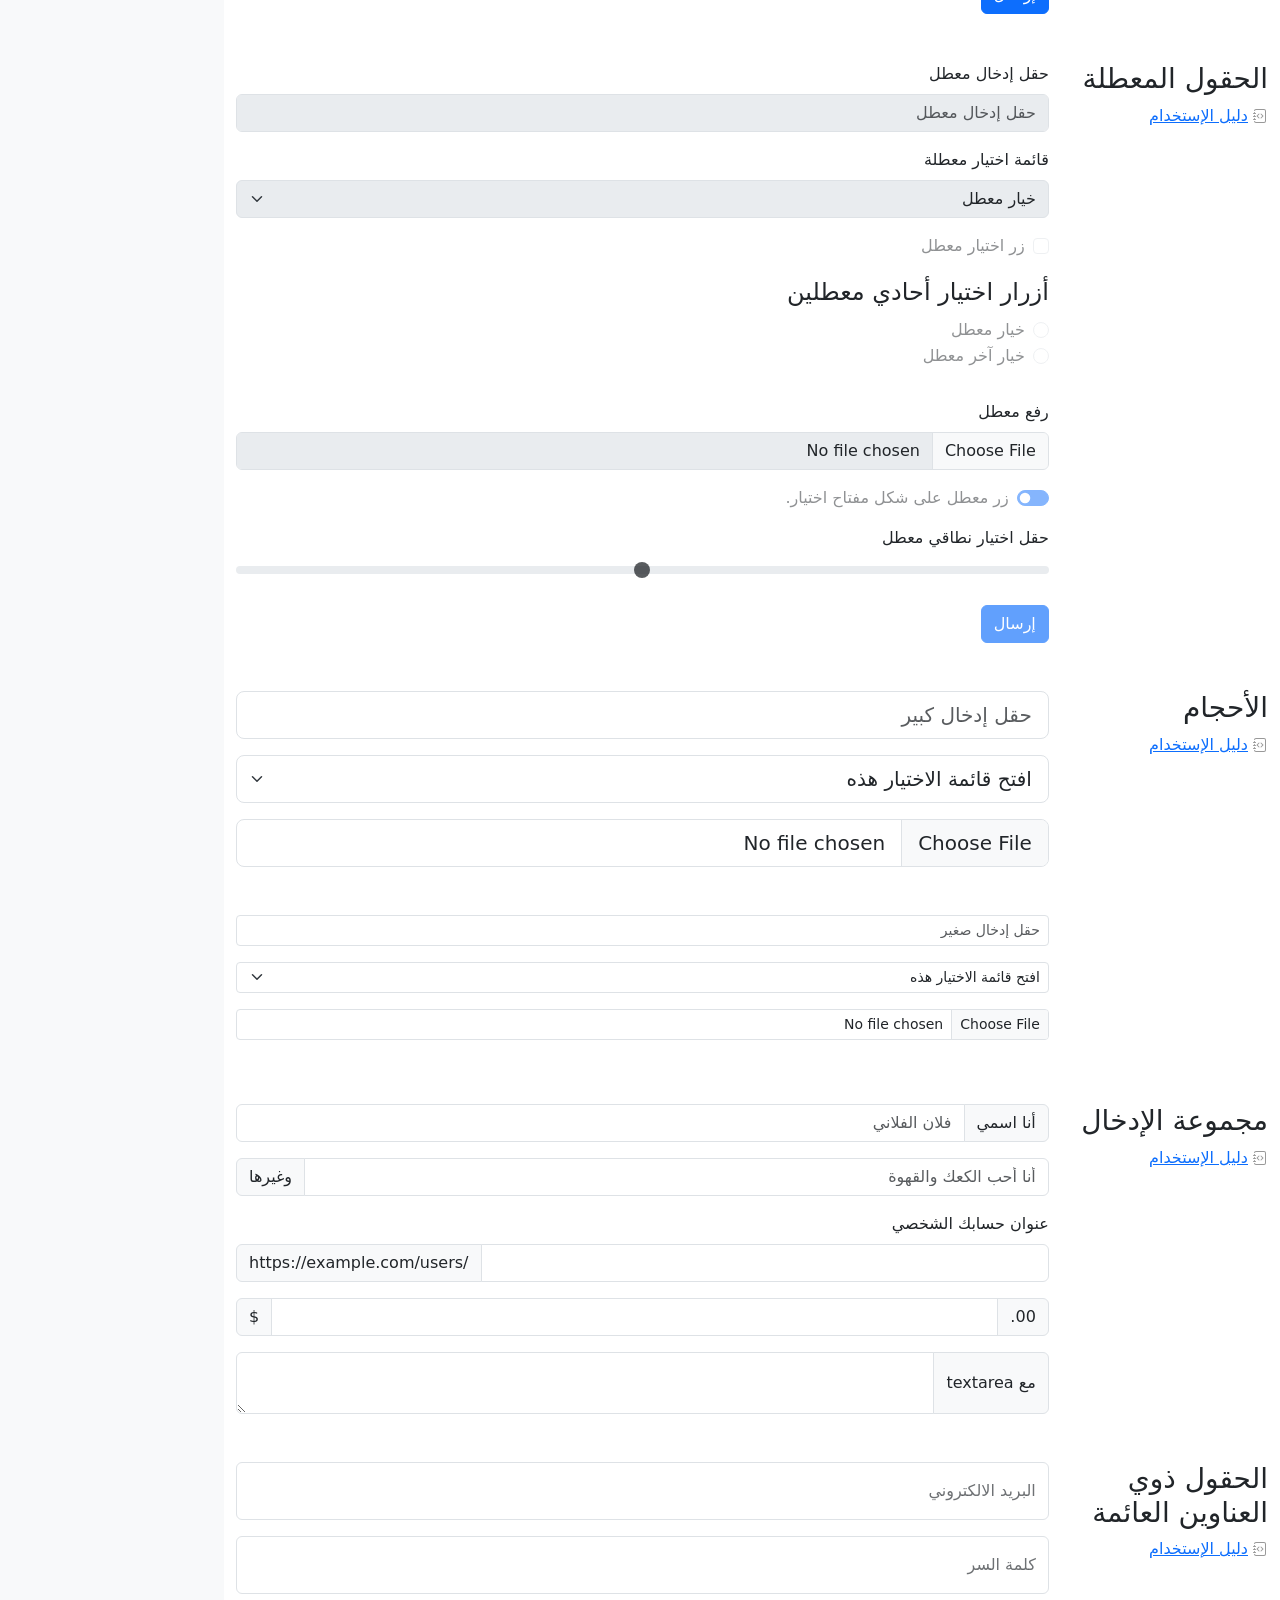
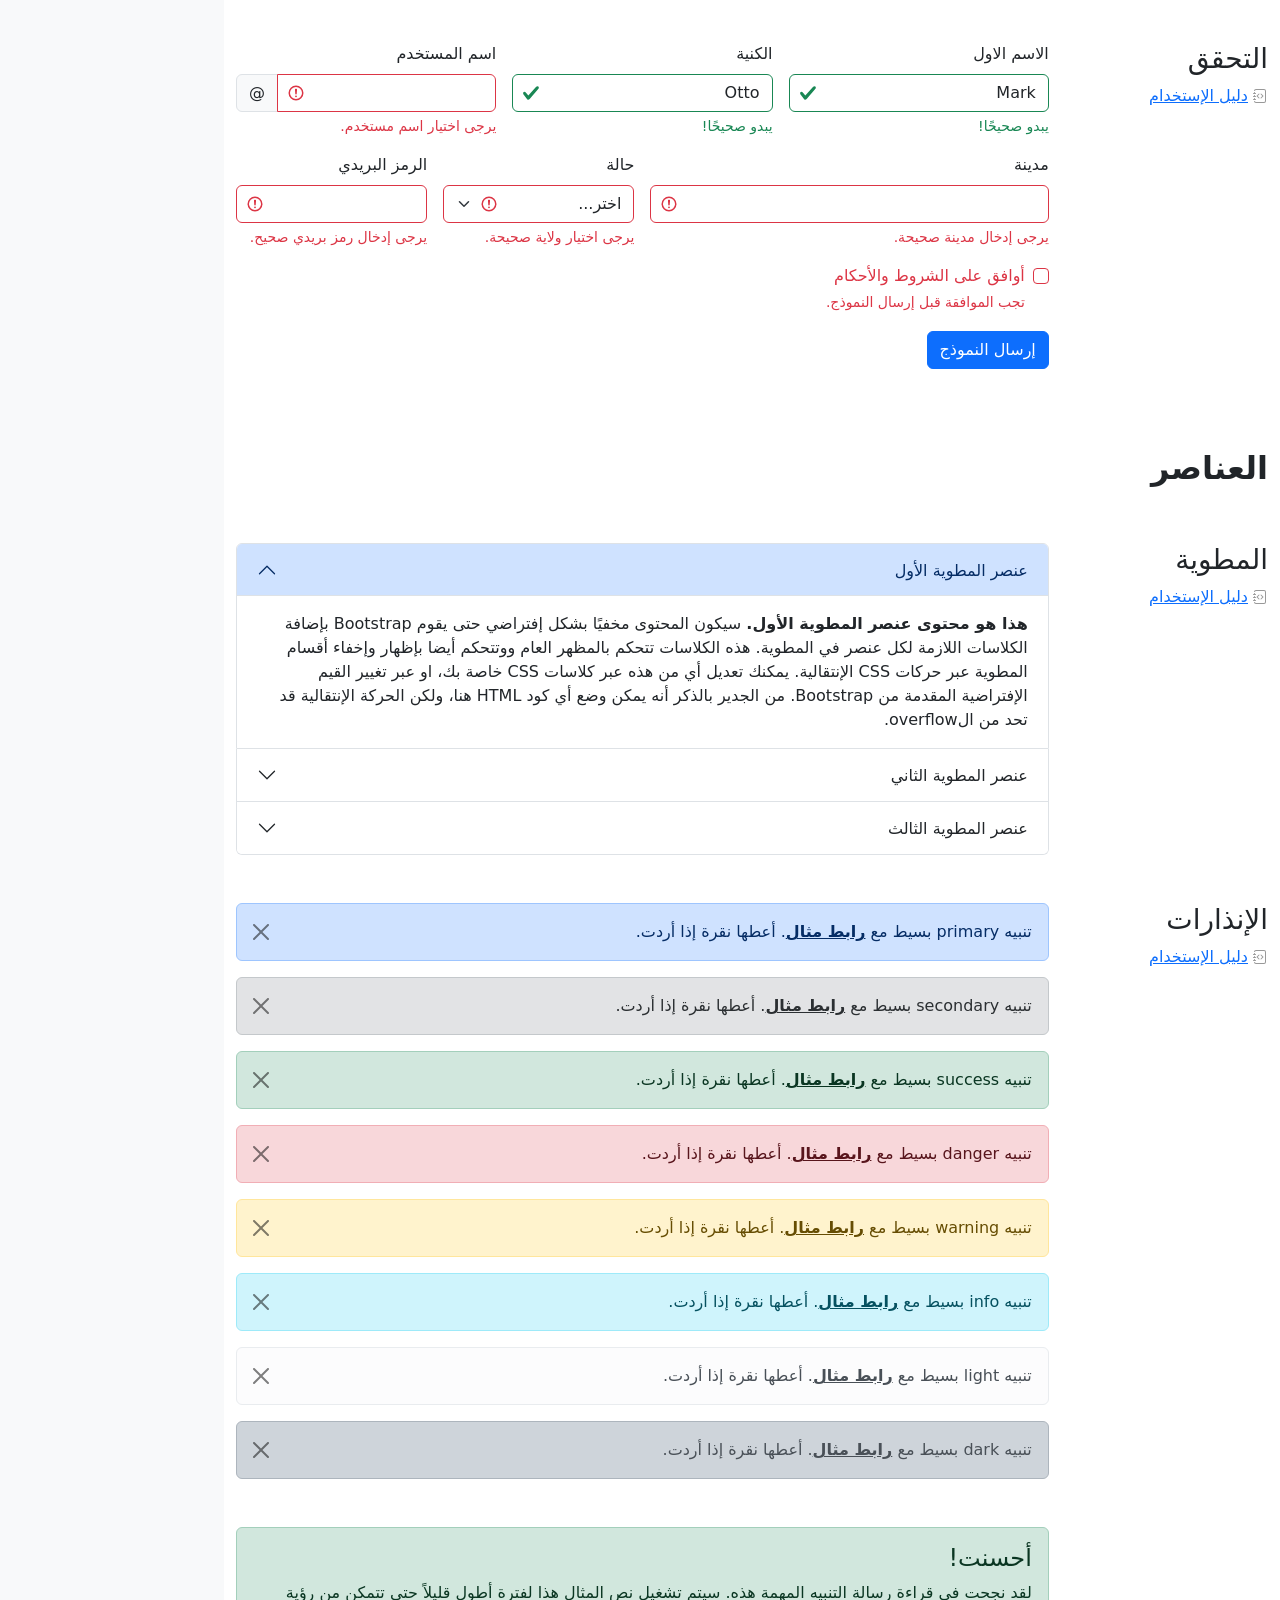
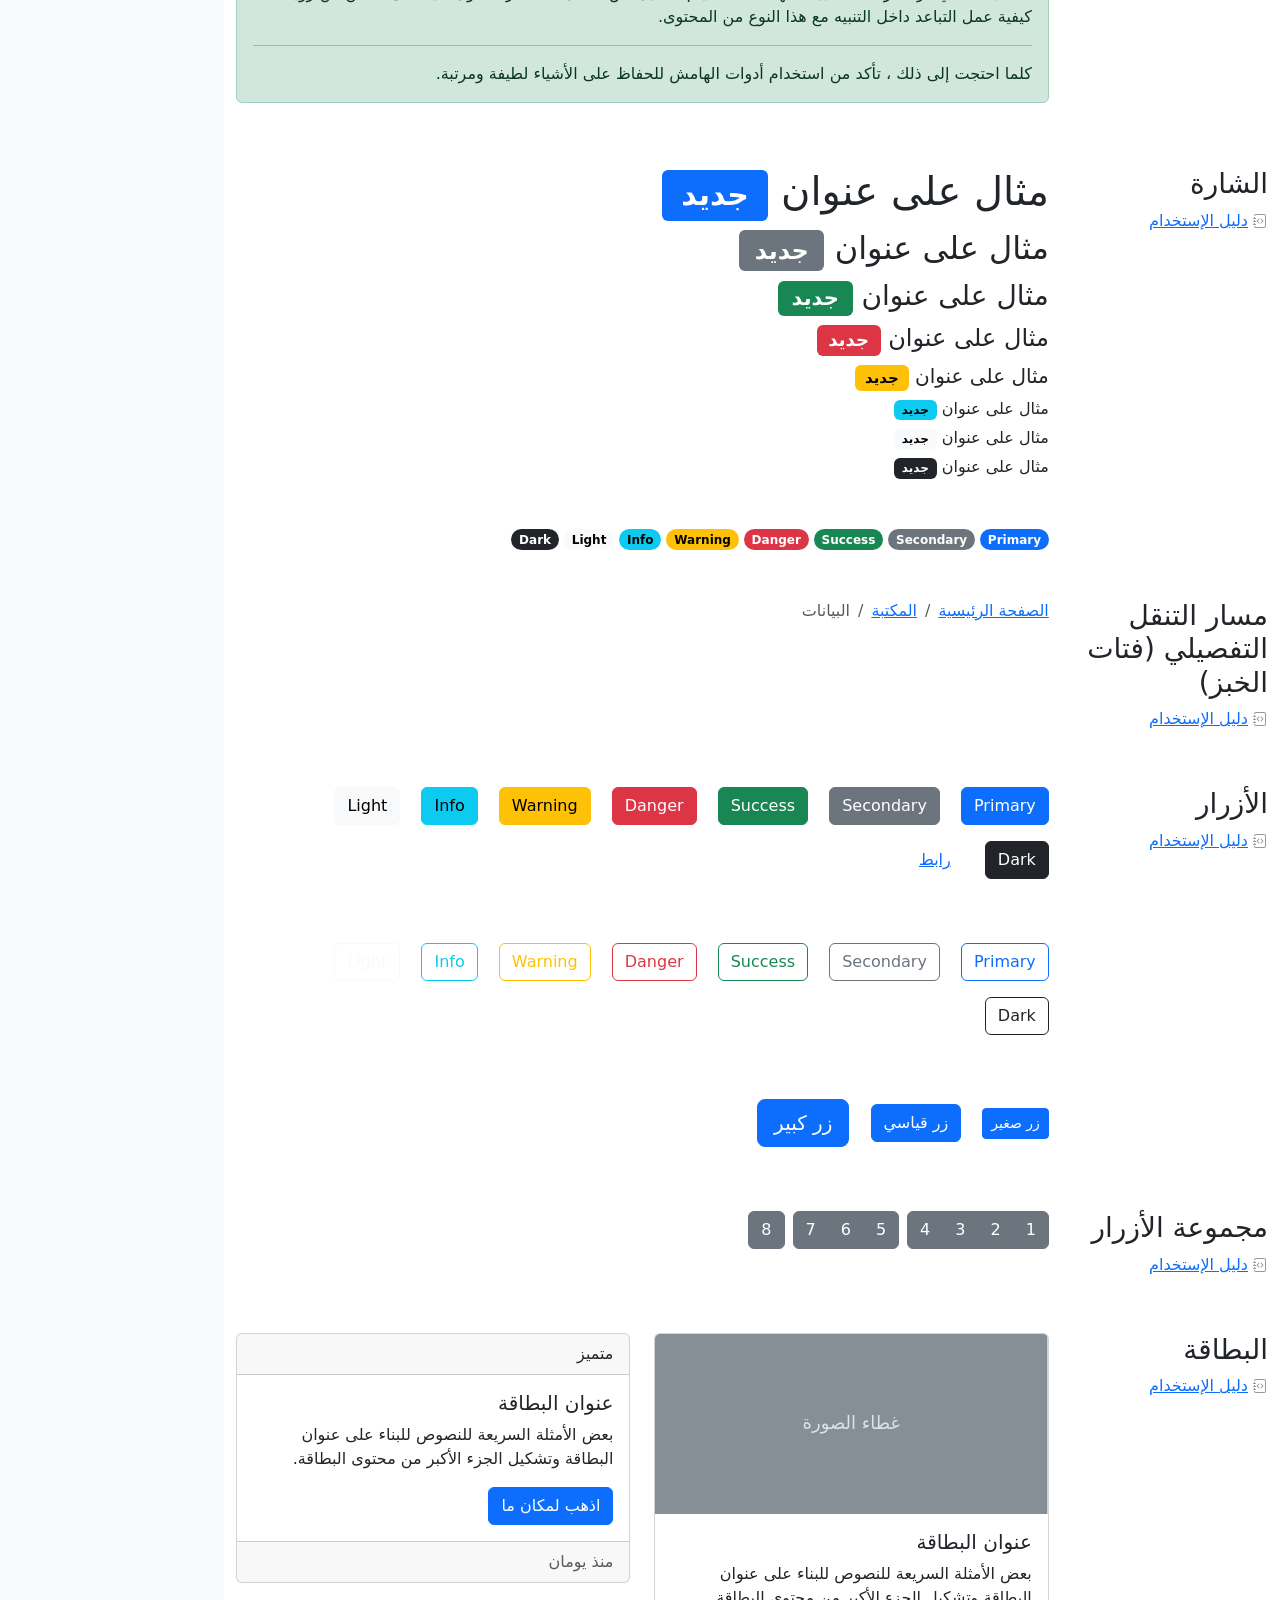
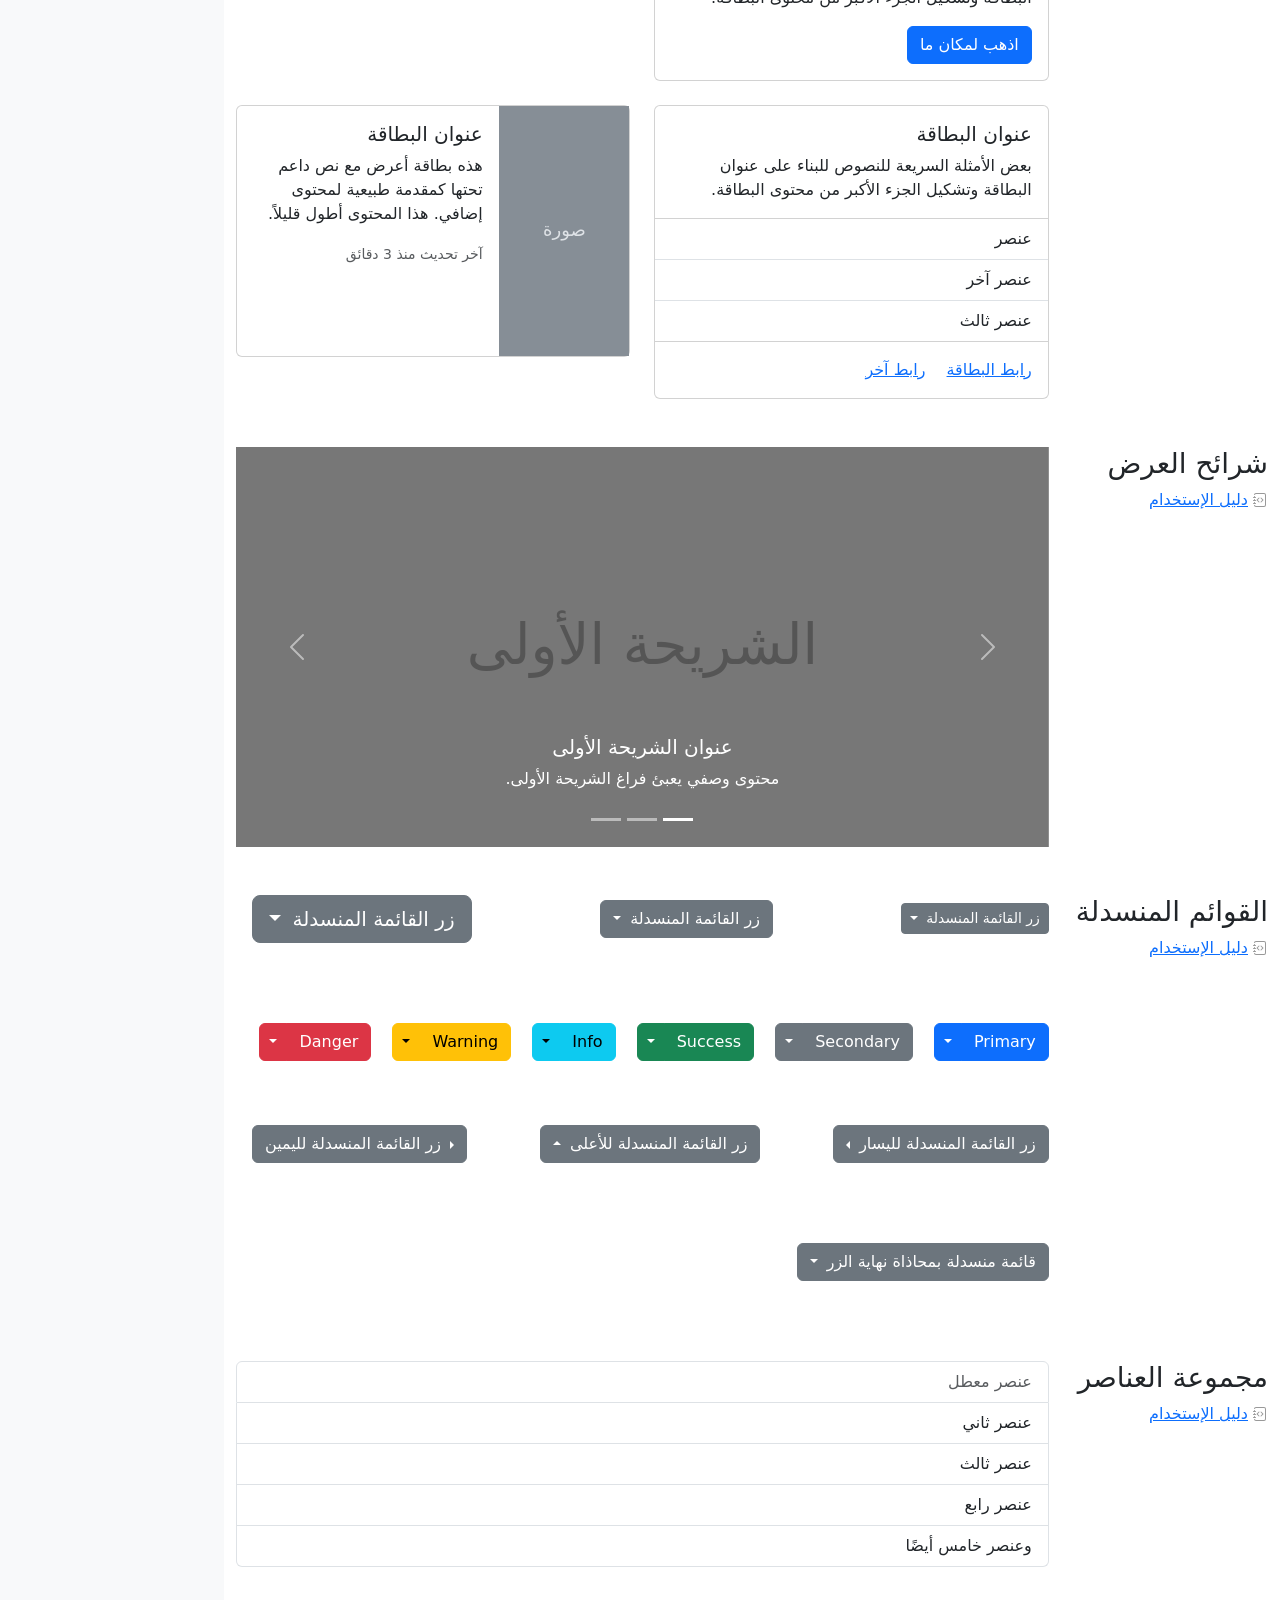
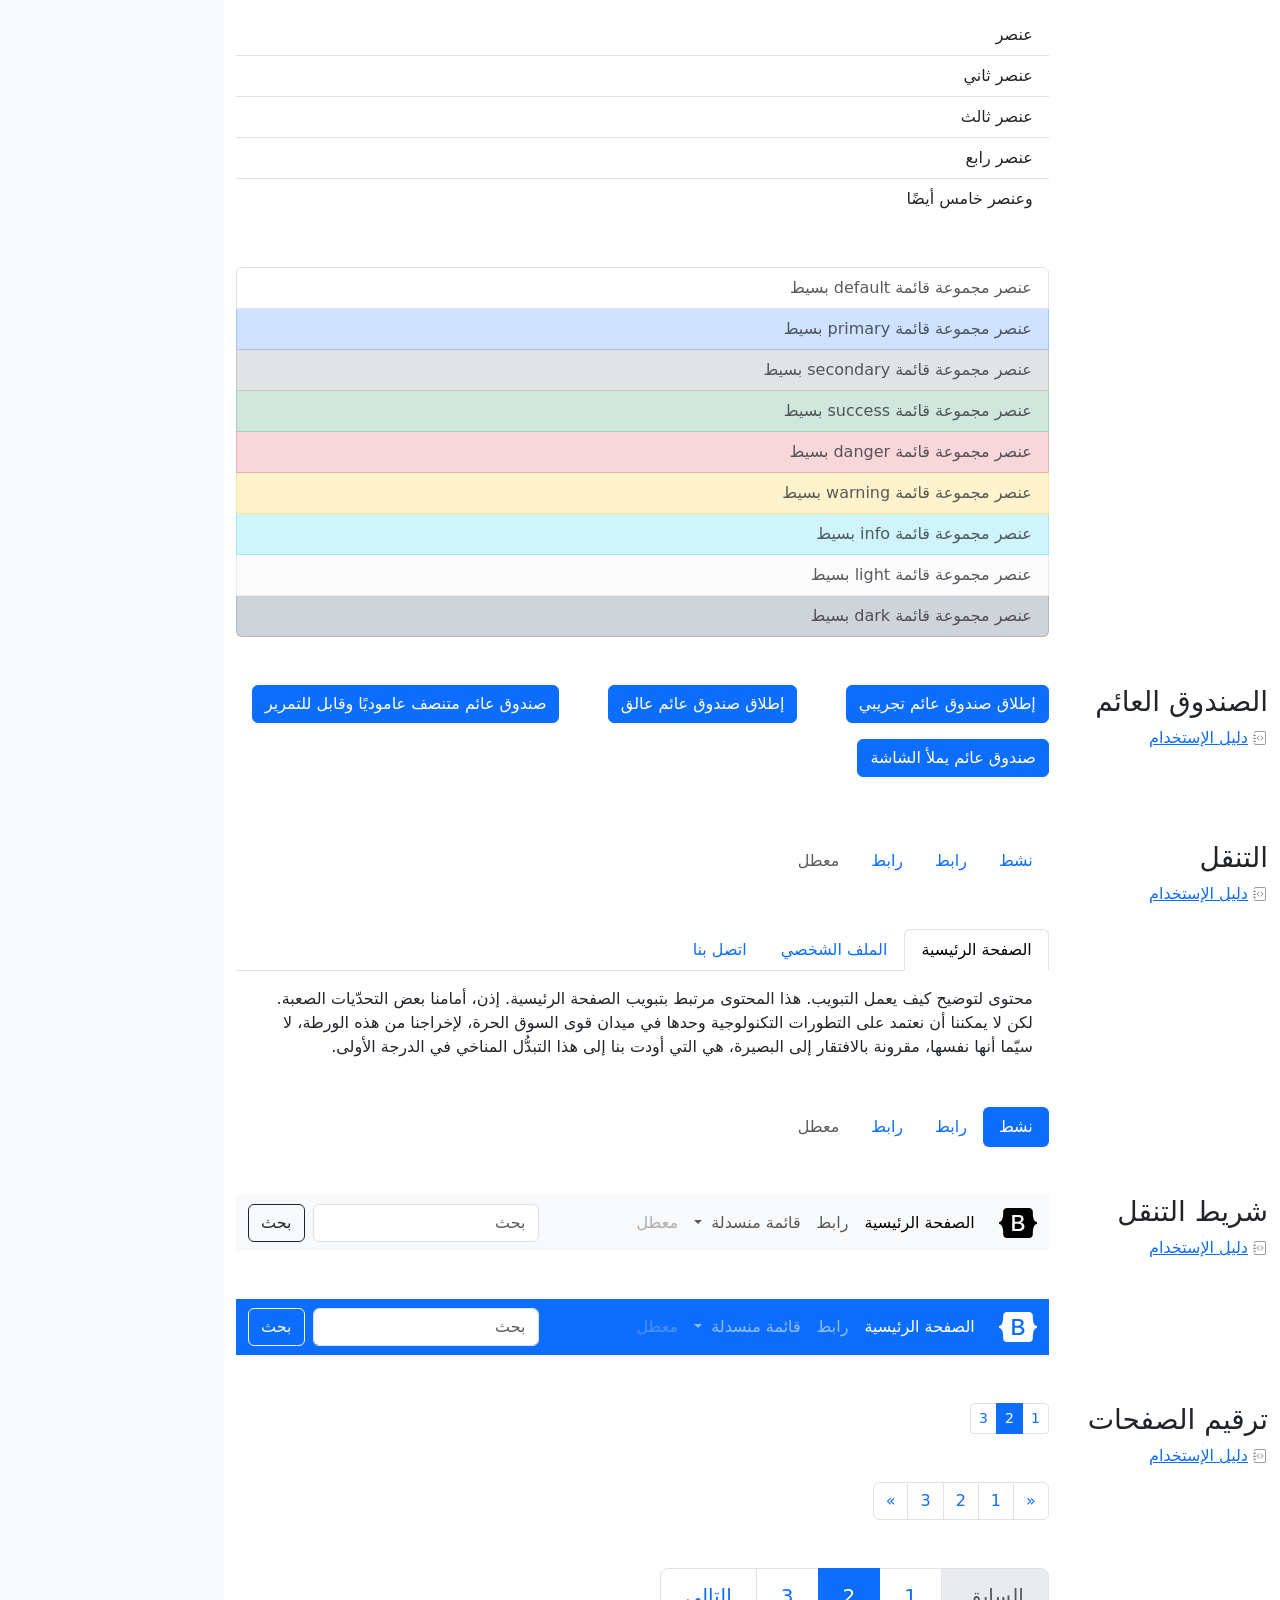
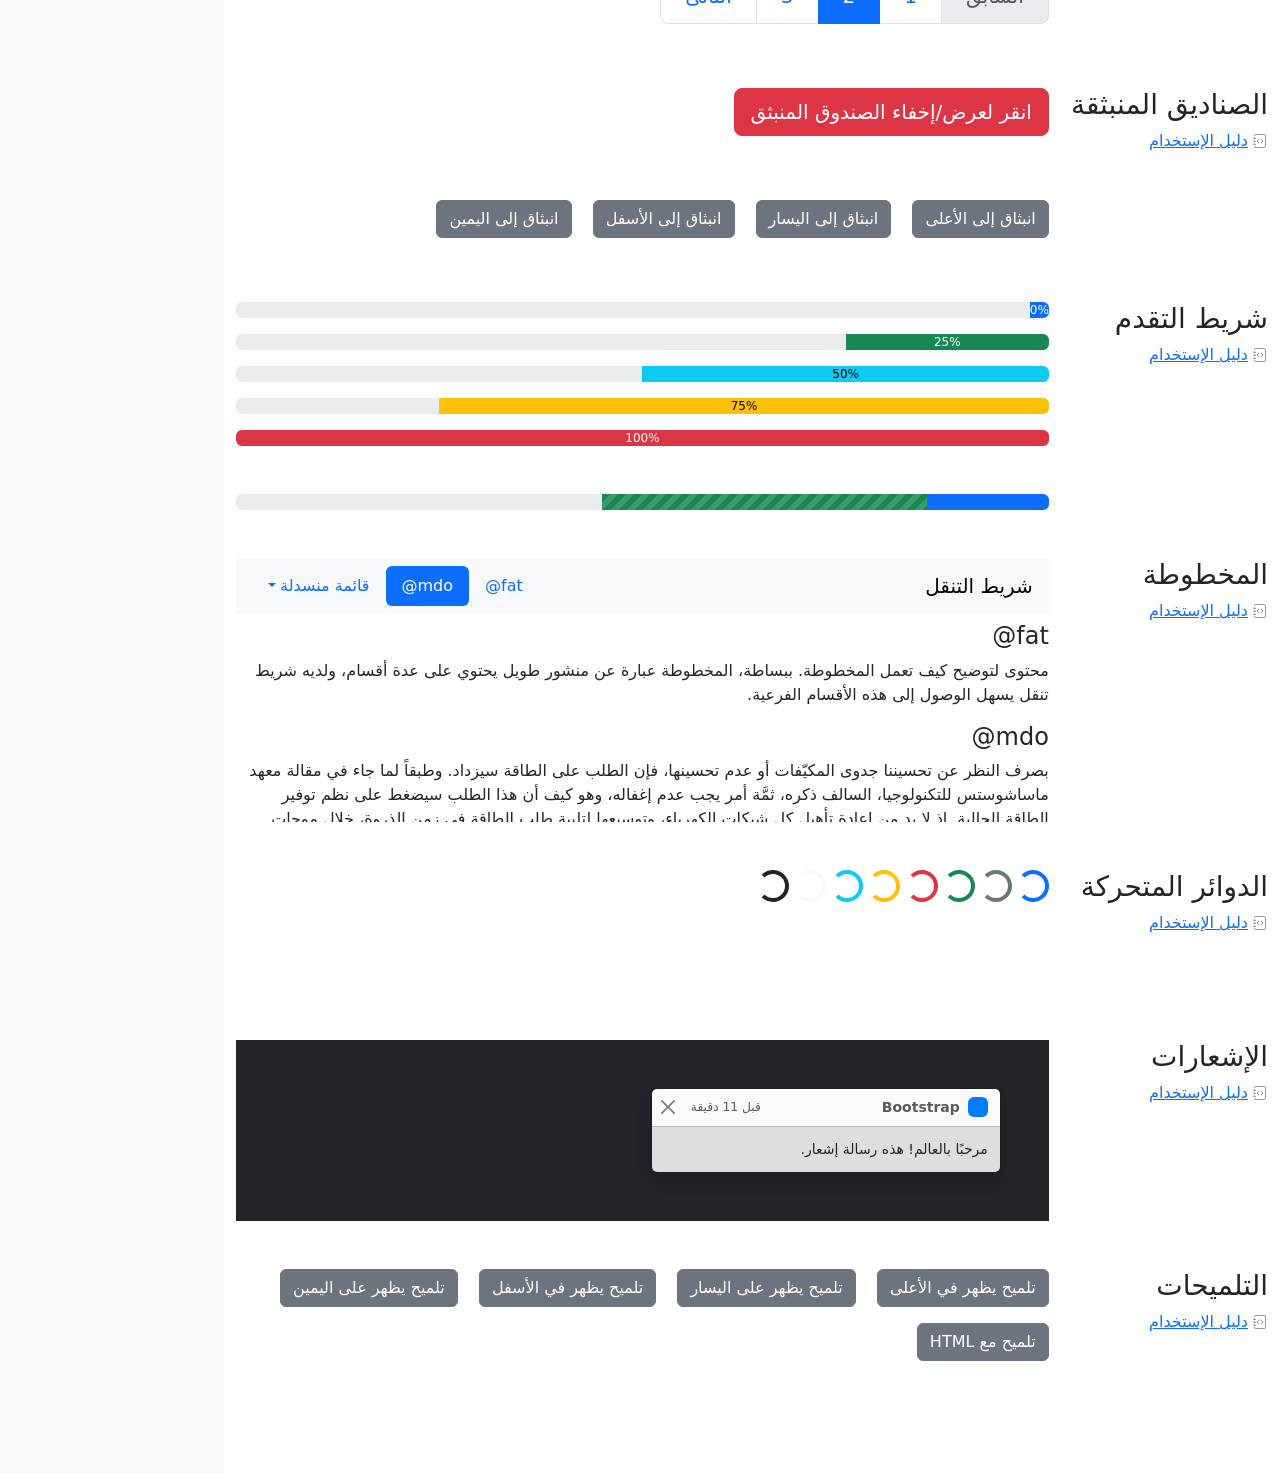
<file: Scratch_Website/bootstrap-5.3.8-examples/cheatsheet-rtl/index.html>
<!doctype html>
<html lang="ar" dir="rtl" data-bs-theme="auto">
  <head>
    <meta charset="utf-8" />
    <meta name="viewport" content="width=device-width, initial-scale=1" />
    <meta name="description" content="" />
    <meta
      name="author"
      content="Mark Otto, Jacob Thornton, and Bootstrap contributors"
    />
    <meta name="generator" content="Astro v5.13.2" />
    <title>ورقة الغش · Bootstrap v5.3</title>
    <link
      rel="canonical"
      href="https://getbootstrap.com/docs/5.3/examples/cheatsheet-rtl/"
    />
    <script src="../assets/js/color-modes.js"></script>
    <link href="../assets/dist/css/bootstrap.rtl.min.css" rel="stylesheet" />
    <meta name="theme-color" content="#712cf9" />
    <link href="../cheatsheet/cheatsheet.rtl.css" rel="stylesheet" />
    <style>
      .bd-placeholder-img {
        font-size: 1.125rem;
        text-anchor: middle;
        -webkit-user-select: none;
        -moz-user-select: none;
        user-select: none;
      }
      @media (min-width: 768px) {
        .bd-placeholder-img-lg {
          font-size: 3.5rem;
        }
      }
      .b-example-divider {
        width: 100%;
        height: 3rem;
        background-color: #0000001a;
        border: solid rgba(0, 0, 0, 0.15);
        border-width: 1px 0;
        box-shadow:
          inset 0 0.5em 1.5em #0000001a,
          inset 0 0.125em 0.5em #00000026;
      }
      .b-example-vr {
        flex-shrink: 0;
        width: 1.5rem;
        height: 100vh;
      }
      .bi {
        vertical-align: -0.125em;
        fill: currentColor;
      }
      .nav-scroller {
        position: relative;
        z-index: 2;
        height: 2.75rem;
        overflow-y: hidden;
      }
      .nav-scroller .nav {
        display: flex;
        flex-wrap: nowrap;
        padding-bottom: 1rem;
        margin-top: -1px;
        overflow-x: auto;
        text-align: center;
        white-space: nowrap;
        -webkit-overflow-scrolling: touch;
      }
      .btn-bd-primary {
        --bd-violet-bg: #712cf9;
        --bd-violet-rgb: 112.520718, 44.062154, 249.437846;
        --bs-btn-font-weight: 600;
        --bs-btn-color: var(--bs-white);
        --bs-btn-bg: var(--bd-violet-bg);
        --bs-btn-border-color: var(--bd-violet-bg);
        --bs-btn-hover-color: var(--bs-white);
        --bs-btn-hover-bg: #6528e0;
        --bs-btn-hover-border-color: #6528e0;
        --bs-btn-focus-shadow-rgb: var(--bd-violet-rgb);
        --bs-btn-active-color: var(--bs-btn-hover-color);
        --bs-btn-active-bg: #5a23c8;
        --bs-btn-active-border-color: #5a23c8;
      }
      .bd-mode-toggle {
        z-index: 1500;
      }
      .bd-mode-toggle .bi {
        width: 1em;
        height: 1em;
      }
      .bd-mode-toggle .dropdown-menu .active .bi {
        display: block !important;
      }
    </style>
  </head>
  <body class="bg-body-tertiary">
    <svg xmlns="http://www.w3.org/2000/svg" class="d-none">
      <symbol id="check2" viewBox="0 0 16 16">
        <path
          d="M13.854 3.646a.5.5 0 0 1 0 .708l-7 7a.5.5 0 0 1-.708 0l-3.5-3.5a.5.5 0 1 1 .708-.708L6.5 10.293l6.646-6.647a.5.5 0 0 1 .708 0z"
        ></path>
      </symbol>
      <symbol id="circle-half" viewBox="0 0 16 16">
        <path
          d="M8 15A7 7 0 1 0 8 1v14zm0 1A8 8 0 1 1 8 0a8 8 0 0 1 0 16z"
        ></path>
      </symbol>
      <symbol id="moon-stars-fill" viewBox="0 0 16 16">
        <path
          d="M6 .278a.768.768 0 0 1 .08.858 7.208 7.208 0 0 0-.878 3.46c0 4.021 3.278 7.277 7.318 7.277.527 0 1.04-.055 1.533-.16a.787.787 0 0 1 .81.316.733.733 0 0 1-.031.893A8.349 8.349 0 0 1 8.344 16C3.734 16 0 12.286 0 7.71 0 4.266 2.114 1.312 5.124.06A.752.752 0 0 1 6 .278z"
        ></path>
        <path
          d="M10.794 3.148a.217.217 0 0 1 .412 0l.387 1.162c.173.518.579.924 1.097 1.097l1.162.387a.217.217 0 0 1 0 .412l-1.162.387a1.734 1.734 0 0 0-1.097 1.097l-.387 1.162a.217.217 0 0 1-.412 0l-.387-1.162A1.734 1.734 0 0 0 9.31 6.593l-1.162-.387a.217.217 0 0 1 0-.412l1.162-.387a1.734 1.734 0 0 0 1.097-1.097l.387-1.162zM13.863.099a.145.145 0 0 1 .274 0l.258.774c.115.346.386.617.732.732l.774.258a.145.145 0 0 1 0 .274l-.774.258a1.156 1.156 0 0 0-.732.732l-.258.774a.145.145 0 0 1-.274 0l-.258-.774a1.156 1.156 0 0 0-.732-.732l-.774-.258a.145.145 0 0 1 0-.274l.774-.258c.346-.115.617-.386.732-.732L13.863.1z"
        ></path>
      </symbol>
      <symbol id="sun-fill" viewBox="0 0 16 16">
        <path
          d="M8 12a4 4 0 1 0 0-8 4 4 0 0 0 0 8zM8 0a.5.5 0 0 1 .5.5v2a.5.5 0 0 1-1 0v-2A.5.5 0 0 1 8 0zm0 13a.5.5 0 0 1 .5.5v2a.5.5 0 0 1-1 0v-2A.5.5 0 0 1 8 13zm8-5a.5.5 0 0 1-.5.5h-2a.5.5 0 0 1 0-1h2a.5.5 0 0 1 .5.5zM3 8a.5.5 0 0 1-.5.5h-2a.5.5 0 0 1 0-1h2A.5.5 0 0 1 3 8zm10.657-5.657a.5.5 0 0 1 0 .707l-1.414 1.415a.5.5 0 1 1-.707-.708l1.414-1.414a.5.5 0 0 1 .707 0zm-9.193 9.193a.5.5 0 0 1 0 .707L3.05 13.657a.5.5 0 0 1-.707-.707l1.414-1.414a.5.5 0 0 1 .707 0zm9.193 2.121a.5.5 0 0 1-.707 0l-1.414-1.414a.5.5 0 0 1 .707-.707l1.414 1.414a.5.5 0 0 1 0 .707zM4.464 4.465a.5.5 0 0 1-.707 0L2.343 3.05a.5.5 0 1 1 .707-.707l1.414 1.414a.5.5 0 0 1 0 .708z"
        ></path>
      </symbol>
    </svg>
    <div
      class="dropdown position-fixed bottom-0 end-0 mb-3 me-3 bd-mode-toggle"
    >
      <button
        class="btn btn-bd-primary py-2 dropdown-toggle d-flex align-items-center"
        id="bd-theme"
        type="button"
        aria-expanded="false"
        data-bs-toggle="dropdown"
        aria-label="Toggle theme (auto)"
      >
        <svg class="bi my-1 theme-icon-active" aria-hidden="true">
          <use href="#circle-half"></use>
        </svg>
        <span class="visually-hidden" id="bd-theme-text">Toggle theme</span>
      </button>
      <ul
        class="dropdown-menu dropdown-menu-end shadow"
        aria-labelledby="bd-theme-text"
      >
        <li>
          <button
            type="button"
            class="dropdown-item d-flex align-items-center"
            data-bs-theme-value="light"
            aria-pressed="false"
          >
            <svg class="bi me-2 opacity-50" aria-hidden="true">
              <use href="#sun-fill"></use>
            </svg>
            Light
            <svg class="bi ms-auto d-none" aria-hidden="true">
              <use href="#check2"></use>
            </svg>
          </button>
        </li>
        <li>
          <button
            type="button"
            class="dropdown-item d-flex align-items-center"
            data-bs-theme-value="dark"
            aria-pressed="false"
          >
            <svg class="bi me-2 opacity-50" aria-hidden="true">
              <use href="#moon-stars-fill"></use>
            </svg>
            Dark
            <svg class="bi ms-auto d-none" aria-hidden="true">
              <use href="#check2"></use>
            </svg>
          </button>
        </li>
        <li>
          <button
            type="button"
            class="dropdown-item d-flex align-items-center active"
            data-bs-theme-value="auto"
            aria-pressed="true"
          >
            <svg class="bi me-2 opacity-50" aria-hidden="true">
              <use href="#circle-half"></use>
            </svg>
            Auto
            <svg class="bi ms-auto d-none" aria-hidden="true">
              <use href="#check2"></use>
            </svg>
          </button>
        </li>
      </ul>
    </div>
    <header
      class="bd-header bg-dark py-3 d-flex align-items-stretch border-bottom border-dark"
    >
      <div class="container-fluid d-flex align-items-center">
        <h1 class="d-flex align-items-center fs-4 text-white mb-0">
          <img
            src="../assets/brand/bootstrap-logo-white.svg"
            width="38"
            height="30"
            class="me-3"
            alt="Bootstrap"
          />
          ورقة الغش
        </h1>
        <a
          href="../examples/cheatsheet/"
          class="ms-auto link-light"
          hreflang="en"
          >جدول بيانات LTR</a
        >
      </div>
    </header>
    <aside
      class="bd-aside sticky-xl-top text-body-secondary align-self-start mb-3 mb-xl-5 px-2"
    >
      <h2 class="h6 pt-4 pb-3 mb-4 border-bottom">على هذه الصفحة</h2>
      <nav class="small" id="toc">
        <ul class="list-unstyled">
          <li class="my-2">
            <button
              type="button"
              class="btn d-inline-flex align-items-center collapsed border-0"
              data-bs-toggle="collapse"
              aria-expanded="false"
              data-bs-target="#contents-collapse"
              aria-controls="contents-collapse"
            >
              المحتوى
            </button>
            <ul class="list-unstyled ps-3 collapse" id="contents-collapse">
              <li>
                <a
                  class="d-inline-flex align-items-center rounded text-decoration-none"
                  href="#typography"
                  >النصوص</a
                >
              </li>
              <li>
                <a
                  class="d-inline-flex align-items-center rounded text-decoration-none"
                  href="#images"
                  >الصور</a
                >
              </li>
              <li>
                <a
                  class="d-inline-flex align-items-center rounded text-decoration-none"
                  href="#tables"
                  >الجداول</a
                >
              </li>
              <li>
                <a
                  class="d-inline-flex align-items-center rounded text-decoration-none"
                  href="#figures"
                  >النماذج البيانية</a
                >
              </li>
            </ul>
          </li>
          <li class="my-2">
            <button
              type="button"
              class="btn d-inline-flex align-items-center collapsed border-0"
              data-bs-toggle="collapse"
              aria-expanded="false"
              data-bs-target="#forms-collapse"
              aria-controls="forms-collapse"
            >
              النماذج
            </button>
            <ul class="list-unstyled ps-3 collapse" id="forms-collapse">
              <li>
                <a
                  class="d-inline-flex align-items-center rounded text-decoration-none"
                  href="#overview"
                  >نظرة عامة</a
                >
              </li>
              <li>
                <a
                  class="d-inline-flex align-items-center rounded text-decoration-none"
                  href="#disabled-forms"
                  >الحقول المعطلة</a
                >
              </li>
              <li>
                <a
                  class="d-inline-flex align-items-center rounded text-decoration-none"
                  href="#sizing"
                  >الأحجام</a
                >
              </li>
              <li>
                <a
                  class="d-inline-flex align-items-center rounded text-decoration-none"
                  href="#input-group"
                  >مجموعة الإدخال</a
                >
              </li>
              <li>
                <a
                  class="d-inline-flex align-items-center rounded text-decoration-none"
                  href="#floating-labels"
                  >الحقول ذوي العناوين العائمة</a
                >
              </li>
              <li>
                <a
                  class="d-inline-flex align-items-center rounded text-decoration-none"
                  href="#validation"
                  >التحقق</a
                >
              </li>
            </ul>
          </li>
          <li class="my-2">
            <button
              type="button"
              class="btn d-inline-flex align-items-center collapsed border-0"
              data-bs-toggle="collapse"
              aria-expanded="false"
              data-bs-target="#components-collapse"
              aria-controls="components-collapse"
            >
              مكونات
            </button>
            <ul class="list-unstyled ps-3 collapse" id="components-collapse">
              <li>
                <a
                  class="d-inline-flex align-items-center rounded text-decoration-none"
                  href="#accordion"
                  >المطوية</a
                >
              </li>
              <li>
                <a
                  class="d-inline-flex align-items-center rounded text-decoration-none"
                  href="#alerts"
                  >الإنذارات</a
                >
              </li>
              <li>
                <a
                  class="d-inline-flex align-items-center rounded text-decoration-none"
                  href="#badge"
                  >الشارة</a
                >
              </li>
              <li>
                <a
                  class="d-inline-flex align-items-center rounded text-decoration-none"
                  href="#breadcrumb"
                  >مسار التنقل التفصيلي</a
                >
              </li>
              <li>
                <a
                  class="d-inline-flex align-items-center rounded text-decoration-none"
                  href="#buttons"
                  >الأزرار</a
                >
              </li>
              <li>
                <a
                  class="d-inline-flex align-items-center rounded text-decoration-none"
                  href="#button-group"
                  >مجموعة الأزرار</a
                >
              </li>
              <li>
                <a
                  class="d-inline-flex align-items-center rounded text-decoration-none"
                  href="#card"
                  >البطاقة</a
                >
              </li>
              <li>
                <a
                  class="d-inline-flex align-items-center rounded text-decoration-none"
                  href="#carousel"
                  >شرائح العرض</a
                >
              </li>
              <li>
                <a
                  class="d-inline-flex align-items-center rounded text-decoration-none"
                  href="#dropdowns"
                  >القوائم المنسدلة</a
                >
              </li>
              <li>
                <a
                  class="d-inline-flex align-items-center rounded text-decoration-none"
                  href="#list-group"
                  >مجموعة العناصر</a
                >
              </li>
              <li>
                <a
                  class="d-inline-flex align-items-center rounded text-decoration-none"
                  href="#modal"
                  >الصندوق العائم</a
                >
              </li>
              <li>
                <a
                  class="d-inline-flex align-items-center rounded text-decoration-none"
                  href="#navs"
                  >التنقل</a
                >
              </li>
              <li>
                <a
                  class="d-inline-flex align-items-center rounded text-decoration-none"
                  href="#navbar"
                  >شريط التنقل</a
                >
              </li>
              <li>
                <a
                  class="d-inline-flex align-items-center rounded text-decoration-none"
                  href="#pagination"
                  >ترقيم الصفحات</a
                >
              </li>
              <li>
                <a
                  class="d-inline-flex align-items-center rounded text-decoration-none"
                  href="#popovers"
                  >الصناديق المنبثقة</a
                >
              </li>
              <li>
                <a
                  class="d-inline-flex align-items-center rounded text-decoration-none"
                  href="#progress"
                  >شريط التقدم</a
                >
              </li>
              <li>
                <a
                  class="d-inline-flex align-items-center rounded text-decoration-none"
                  href="#scrollspy"
                  >المخطوطة</a
                >
              </li>
              <li>
                <a
                  class="d-inline-flex align-items-center rounded text-decoration-none"
                  href="#spinners"
                  >الدوائر المتحركة</a
                >
              </li>
              <li>
                <a
                  class="d-inline-flex align-items-center rounded text-decoration-none"
                  href="#toasts"
                  >الإشعارات</a
                >
              </li>
              <li>
                <a
                  class="d-inline-flex align-items-center rounded text-decoration-none"
                  href="#tooltips"
                  >التلميحات</a
                >
              </li>
            </ul>
          </li>
        </ul>
      </nav>
    </aside>
    <main class="bd-cheatsheet container-fluid bg-body">
      <section id="content">
        <h2 class="sticky-xl-top fw-bold pt-3 pt-xl-5 pb-2 pb-xl-3">المحتوى</h2>
        <article class="my-3" id="typography">
          <div
            class="bd-heading sticky-xl-top align-self-start mt-5 mb-3 mt-xl-0 mb-xl-2"
          >
            <h3>النصوص</h3>
            <a
              class="d-flex align-items-center"
              hreflang="en"
              href="../content/typography"
              >دليل الإستخدام</a
            >
          </div>
          <div>
            <div class="bd-example-snippet bd-code-snippet">
              <div class="bd-example m-0 border-0">
                <p class="display-1">العرض 1</p>
                <p class="display-2">العرض 2</p>
                <p class="display-3">العرض 3</p>
                <p class="display-4">العرض 4</p>
                <p class="display-5">العرض 5</p>
                <p class="display-6">العرض 6</p>
              </div>
            </div>
            <div class="bd-example-snippet bd-code-snippet">
              <div class="bd-example m-0 border-0">
                <p class="h1">عنوان 1</p>
                <p class="h2">عنوان 2</p>
                <p class="h3">عنوان 3</p>
                <p class="h4">عنوان 4</p>
                <p class="h5">عنوان 5</p>
                <p class="h6">عنوان 6</p>
              </div>
            </div>
            <div class="bd-example-snippet bd-code-snippet">
              <div class="bd-example m-0 border-0">
                <p class="lead">
                  هذه قطعة إملائية متميزة، فهي مصممة لتكون بارزة من بين القطع
                  الإملائية الأخرى.
                </p>
              </div>
            </div>
            <div class="bd-example-snippet bd-code-snippet">
              <div class="bd-example m-0 border-0">
                <p>يمكنك استخدام تصنيف mark <mark>لتحديد</mark> نص.</p>
                <p>
                  <del>من المفترض أن يتم التعامل مع هذا السطر كنص محذوف.</del>
                </p>
                <p>
                  <s
                    >من المفترض أن يتم التعامل مع هذا السطر على أنه لم يعد
                    دقيقًا.</s
                  >
                </p>
                <p>
                  <ins
                    >من المفترض أن يتم التعامل مع هذا السطر كإضافة إلى
                    المستند.</ins
                  >
                </p>
                <p><u>سيتم عرض النص في هذا السطر كما وتحته خط.</u></p>
                <p>
                  <small
                    >من المفترض أن يتم التعامل مع هذا السطر على أنه يحوي تفاصيل
                    صغيرة.</small
                  >
                </p>
                <p><strong>هذا السطر يحوي نص عريض.</strong></p>
                <p><em>هذا السطر يحوي نص مائل.</em></p>
              </div>
            </div>
            <div class="bd-example-snippet bd-code-snippet">
              <div class="bd-example m-0 border-0">
                <hr />
              </div>
            </div>
            <div class="bd-example-snippet bd-code-snippet">
              <div class="bd-example m-0 border-0">
                <blockquote class="blockquote">
                  <p>إقتباس مبهر، موضوع في عنصر blockquote</p>
                  <footer class="blockquote-footer">
                    شخص مشهور في
                    <cite title="عنوان المصدر"> عنوان المصدر </cite>
                  </footer>
                </blockquote>
              </div>
            </div>
            <div class="bd-example-snippet bd-code-snippet">
              <div class="bd-example m-0 border-0">
                <ul class="list-unstyled">
                  <li>هذه قائمة عناصر.</li>
                  <li>بالرغم من أنها مصممة كي لا تظهر كذلك.</li>
                  <li>إلا أنها مجهزة كـ قائمة خلف الكواليس</li>
                  <li>هذا التصميم ينطبق فقد على القائمة الرئيسية</li>
                  <li>
                    القوائم الفرعية
                    <ul>
                      <li>لا تتأثر بهذا التصميم</li>
                      <li>فهي تظهر عليها علامات الترقيم</li>
                      <li>وتحتوي على مساحة فارغة بجوارها</li>
                    </ul>
                  </li>
                  <li>قد يكون هذا التصميم مفيدًا في بعض الأحيان.</li>
                </ul>
              </div>
            </div>
            <div class="bd-example-snippet bd-code-snippet">
              <div class="bd-example m-0 border-0">
                <ul class="list-inline">
                  <li class="list-inline-item">هذا عنصر في قائمة.</li>
                  <li class="list-inline-item">وهذا أيضًا.</li>
                  <li class="list-inline-item">لكنهم يظهرون متجاورين.</li>
                </ul>
              </div>
            </div>
          </div>
        </article>
        <article class="my-3" id="images">
          <div
            class="bd-heading sticky-xl-top align-self-start mt-5 mb-3 mt-xl-0 mb-xl-2"
          >
            <h3>الصور</h3>
            <a
              class="d-flex align-items-center"
              hreflang="en"
              href="../content/images"
              >دليل الإستخدام</a
            >
          </div>
          <div>
            <div class="bd-example-snippet bd-code-snippet">
              <div class="bd-example m-0 border-0">
                <svg
                  aria-label="Placeholder: صورة مستجيبة"
                  class="bd-placeholder-img bd-placeholder-img-lg img-fluid"
                  height="250"
                  preserveAspectRatio="xMidYMid slice"
                  role="img"
                  width="100%"
                  xmlns="http://www.w3.org/2000/svg"
                >
                  <title>Placeholder</title>
                  <rect width="100%" height="100%" fill="#868e96" />
                  <text x="50%" y="50%" fill="#dee2e6" dy=".3em">
                    صورة مستجيبة
                  </text>
                </svg>
              </div>
            </div>
            <div class="bd-example-snippet bd-code-snippet">
              <div class="bd-example m-0 border-0">
                <svg
                  aria-label="صورة عنصر نائب مربع عام مع حدود بيضاء حولها ، مما يجعلها تشبه صورة تم التقاطها بكاميرا فورية قديمة: 200x200"
                  class="bd-placeholder-img img-thumbnail"
                  height="200"
                  preserveAspectRatio="xMidYMid slice"
                  role="img"
                  width="200"
                  xmlns="http://www.w3.org/2000/svg"
                >
                  <title>
                    صورة عنصر نائب مربع عام مع حدود بيضاء حولها ، مما يجعلها
                    تشبه صورة تم التقاطها بكاميرا فورية قديمة
                  </title>
                  <rect width="100%" height="100%" fill="#868e96" />
                  <text x="50%" y="50%" fill="#dee2e6" dy=".3em">200x200</text>
                </svg>
              </div>
            </div>
          </div>
        </article>
        <article class="my-3" id="tables">
          <div
            class="bd-heading sticky-xl-top align-self-start mt-5 mb-3 mt-xl-0 mb-xl-2"
          >
            <h3>الجداول</h3>
            <a
              class="d-flex align-items-center"
              hreflang="en"
              href="../content/tables"
              >دليل الإستخدام</a
            >
          </div>
          <div>
            <div class="bd-example-snippet bd-code-snippet">
              <div class="bd-example m-0 border-0">
                <table class="table table-striped">
                  <thead>
                    <tr>
                      <th scope="col">#</th>
                      <th scope="col">الاسم الاول</th>
                      <th scope="col">الكنية</th>
                      <th scope="col">الاسم المستعار</th>
                    </tr>
                  </thead>
                  <tbody>
                    <tr>
                      <th scope="row">1</th>
                      <td>Mark</td>
                      <td>Otto</td>
                      <td><bdo lang="en" dir="ltr">@mdo</bdo></td>
                    </tr>
                    <tr>
                      <th scope="row">2</th>
                      <td>Jacob</td>
                      <td>Thornton</td>
                      <td><bdo lang="en" dir="ltr">@fat</bdo></td>
                    </tr>
                    <tr>
                      <th scope="row">3</th>
                      <td>John</td>
                      <td>Doe</td>
                      <td><bdo lang="en" dir="ltr">@social</bdo></td>
                    </tr>
                  </tbody>
                </table>
              </div>
            </div>
            <div class="bd-example-snippet bd-code-snippet">
              <div class="bd-example m-0 border-0">
                <table class="table table-dark table-borderless">
                  <thead>
                    <tr>
                      <th scope="col">#</th>
                      <th scope="col">الاسم الاول</th>
                      <th scope="col">الكنية</th>
                      <th scope="col">الاسم المستعار</th>
                    </tr>
                  </thead>
                  <tbody>
                    <tr>
                      <th scope="row">1</th>
                      <td>Mark</td>
                      <td>Otto</td>
                      <td><bdo lang="en" dir="ltr">@mdo</bdo></td>
                    </tr>
                    <tr>
                      <th scope="row">2</th>
                      <td>Jacob</td>
                      <td>Thornton</td>
                      <td><bdo lang="en" dir="ltr">@fat</bdo></td>
                    </tr>
                    <tr>
                      <th scope="row">3</th>
                      <td>John</td>
                      <td>Doe</td>
                      <td><bdo lang="en" dir="ltr">@social</bdo></td>
                    </tr>
                  </tbody>
                </table>
              </div>
            </div>
            <div class="bd-example-snippet bd-code-snippet">
              <div class="bd-example m-0 border-0">
                <table class="table table-hover">
                  <thead>
                    <tr>
                      <th scope="col">Class</th>
                      <th scope="col">عنوان</th>
                      <th scope="col">عنوان</th>
                    </tr>
                  </thead>
                  <tbody>
                    <tr>
                      <th scope="row">Default</th>
                      <td>خلية</td>
                      <td>خلية</td>
                    </tr>
                    <tr class="table-primary">
                      <th scope="row">Primary</th>
                      <td>خلية</td>
                      <td>خلية</td>
                    </tr>
                    <tr class="table-secondary">
                      <th scope="row">Secondary</th>
                      <td>خلية</td>
                      <td>خلية</td>
                    </tr>
                    <tr class="table-success">
                      <th scope="row">Success</th>
                      <td>خلية</td>
                      <td>خلية</td>
                    </tr>
                    <tr class="table-danger">
                      <th scope="row">Danger</th>
                      <td>خلية</td>
                      <td>خلية</td>
                    </tr>
                    <tr class="table-warning">
                      <th scope="row">Warning</th>
                      <td>خلية</td>
                      <td>خلية</td>
                    </tr>
                    <tr class="table-info">
                      <th scope="row">Info</th>
                      <td>خلية</td>
                      <td>خلية</td>
                    </tr>
                    <tr class="table-light">
                      <th scope="row">Light</th>
                      <td>خلية</td>
                      <td>خلية</td>
                    </tr>
                    <tr class="table-dark">
                      <th scope="row">Dark</th>
                      <td>خلية</td>
                      <td>خلية</td>
                    </tr>
                  </tbody>
                </table>
              </div>
            </div>
            <div class="bd-example-snippet bd-code-snippet">
              <div class="bd-example m-0 border-0">
                <table class="table table-sm table-bordered">
                  <thead>
                    <tr>
                      <th scope="col">#</th>
                      <th scope="col">الاسم الاول</th>
                      <th scope="col">الكنية</th>
                      <th scope="col">الاسم المستعار</th>
                    </tr>
                  </thead>
                  <tbody>
                    <tr>
                      <th scope="row">1</th>
                      <td>Mark</td>
                      <td>Otto</td>
                      <td><bdo lang="en" dir="ltr">@mdo</bdo></td>
                    </tr>
                    <tr>
                      <th scope="row">2</th>
                      <td>Jacob</td>
                      <td>Thornton</td>
                      <td><bdo lang="en" dir="ltr">@fat</bdo></td>
                    </tr>
                    <tr>
                      <th scope="row">3</th>
                      <td>John</td>
                      <td>Doe</td>
                      <td><bdo lang="en" dir="ltr">@social</bdo></td>
                    </tr>
                  </tbody>
                </table>
              </div>
            </div>
          </div>
        </article>
        <article class="my-3" id="figures">
          <div
            class="bd-heading sticky-xl-top align-self-start mt-5 mb-3 mt-xl-0 mb-xl-2"
          >
            <h3>النماذج البيانية</h3>
            <a
              class="d-flex align-items-center"
              hreflang="en"
              href="../content/figures"
              >دليل الإستخدام</a
            >
          </div>
          <div>
            <div class="bd-example-snippet bd-code-snippet">
              <div class="bd-example m-0 border-0">
                <figure class="figure">
                  <svg
                    aria-label="Placeholder: 400x300"
                    class="bd-placeholder-img figure-img img-fluid rounded"
                    height="300"
                    preserveAspectRatio="xMidYMid slice"
                    role="img"
                    width="400"
                    xmlns="http://www.w3.org/2000/svg"
                  >
                    <title>Placeholder</title>
                    <rect width="100%" height="100%" fill="#868e96" />
                    <text x="50%" y="50%" fill="#dee2e6" dy=".3em">
                      400x300
                    </text>
                  </svg>
                  <figcaption class="figure-caption">
                    شرح للصورة أعلاه.
                  </figcaption>
                </figure>
              </div>
            </div>
          </div>
        </article>
      </section>
      <section id="forms">
        <h2 class="sticky-xl-top fw-bold pt-3 pt-xl-5 pb-2 pb-xl-3">النماذج</h2>
        <article class="my-3" id="overview">
          <div
            class="bd-heading sticky-xl-top align-self-start mt-5 mb-3 mt-xl-0 mb-xl-2"
          >
            <h3>نظرة عامة</h3>
            <a
              class="d-flex align-items-center"
              hreflang="en"
              href="../forms/overview/"
              >دليل الإستخدام</a
            >
          </div>
          <div>
            <div class="bd-example-snippet bd-code-snippet">
              <div class="bd-example m-0 border-0">
                <form>
                  <div class="mb-3">
                    <label for="exampleInputEmail1" class="form-label"
                      >البريد الإلكتروني</label
                    >
                    <input
                      type="email"
                      class="form-control"
                      id="exampleInputEmail1"
                      aria-describedby="emailHelp"
                    />
                    <div id="emailHelp" class="form-text">
                      لن نقوم بمشاركة بريدك الإلكتروني مع أي شخص آخر.
                    </div>
                  </div>
                  <div class="mb-3">
                    <label for="exampleInputPassword1" class="form-label"
                      >كلمة السر</label
                    >
                    <input
                      type="password"
                      class="form-control"
                      id="exampleInputPassword1"
                    />
                  </div>
                  <div class="mb-3">
                    <label for="exampleSelect" class="form-label"
                      >قائمة اختيار</label
                    >
                    <select class="form-select" id="exampleSelect">
                      <option selected>افتح قائمة الاختيار هذه</option>
                      <option value="1">واحد</option>
                      <option value="2">اثنان</option>
                      <option value="3">ثلاثة</option>
                    </select>
                  </div>
                  <div class="mb-3 form-check">
                    <input
                      type="checkbox"
                      class="form-check-input"
                      id="exampleCheck1"
                    />
                    <label class="form-check-label" for="exampleCheck1"
                      >اخترني</label
                    >
                  </div>
                  <fieldset class="mb-3">
                    <legend>أزرار الاختيار الأحادي</legend>
                    <div class="form-check">
                      <input
                        type="radio"
                        name="radios"
                        class="form-check-input"
                        id="exampleRadio1"
                        checked
                      />
                      <label class="form-check-label" for="exampleRadio1"
                        >الخيار الافتراضي</label
                      >
                    </div>
                    <div class="mb-3 form-check">
                      <input
                        type="radio"
                        name="radios"
                        class="form-check-input"
                        id="exampleRadio2"
                      />
                      <label class="form-check-label" for="exampleRadio2"
                        >خيار آخر</label
                      >
                    </div>
                  </fieldset>
                  <div class="mb-3">
                    <label class="form-label" for="customFile">رفع</label>
                    <input type="file" class="form-control" id="customFile" />
                  </div>
                  <div class="mb-3 form-check form-switch">
                    <input
                      class="form-check-input"
                      type="checkbox"
                      role="switch"
                      id="switchCheckChecked"
                      checked
                    />
                    <label class="form-check-label" for="switchCheckChecked"
                      >زر على شكل مفتاح اختيار.</label
                    >
                  </div>
                  <div class="mb-3">
                    <label for="customRange3" class="form-label"
                      >مثال على حقل اختيار نطاقي</label
                    >
                    <input
                      type="range"
                      class="form-range"
                      min="0"
                      max="5"
                      step="0.5"
                      id="customRange3"
                    />
                  </div>
                  <button type="submit" class="btn btn-primary">إرسال</button>
                </form>
              </div>
            </div>
          </div>
        </article>
        <article class="my-3" id="disabled-forms">
          <div
            class="bd-heading sticky-xl-top align-self-start mt-5 mb-3 mt-xl-0 mb-xl-2"
          >
            <h3>الحقول المعطلة</h3>
            <a
              class="d-flex align-items-center"
              hreflang="en"
              href="../forms/overview/#disabled-forms"
              >دليل الإستخدام</a
            >
          </div>
          <div>
            <div class="bd-example-snippet bd-code-snippet">
              <div class="bd-example m-0 border-0">
                <form>
                  <fieldset
                    disabled
                    aria-label="مثال على مجموعة الحقول المعطلة"
                  >
                    <div class="mb-3">
                      <label for="disabledTextInput" class="form-label"
                        >حقل إدخال معطل</label
                      >
                      <input
                        type="text"
                        id="disabledTextInput"
                        class="form-control"
                        placeholder="حقل إدخال معطل"
                      />
                    </div>
                    <div class="mb-3">
                      <label for="disabledSelect" class="form-label"
                        >قائمة اختيار معطلة</label
                      >
                      <select id="disabledSelect" class="form-select">
                        <option>خيار معطل</option>
                      </select>
                    </div>
                    <div class="mb-3">
                      <div class="form-check">
                        <input
                          class="form-check-input"
                          type="checkbox"
                          id="disabledFieldsetCheck"
                          disabled
                        />
                        <label
                          class="form-check-label"
                          for="disabledFieldsetCheck"
                        >
                          زر اختيار معطل
                        </label>
                      </div>
                    </div>
                    <fieldset class="mb-3">
                      <legend>أزرار اختيار أحادي معطلين</legend>
                      <div class="form-check">
                        <input
                          type="radio"
                          name="radios"
                          class="form-check-input"
                          id="disabledRadio1"
                          disabled
                        />
                        <label class="form-check-label" for="disabledRadio1"
                          >خيار معطل</label
                        >
                      </div>
                      <div class="mb-3 form-check">
                        <input
                          type="radio"
                          name="radios"
                          class="form-check-input"
                          id="disabledRadio2"
                          disabled
                        />
                        <label class="form-check-label" for="disabledRadio2"
                          >خيار آخر معطل</label
                        >
                      </div>
                    </fieldset>
                    <div class="mb-3">
                      <label class="form-label" for="disabledCustomFile"
                        >رفع معطل</label
                      >
                      <input
                        type="file"
                        class="form-control"
                        id="disabledCustomFile"
                        disabled
                      />
                    </div>
                    <div class="mb-3 form-check form-switch">
                      <input
                        class="form-check-input"
                        type="checkbox"
                        role="switch"
                        id="disabledSwitchCheckChecked"
                        checked
                        disabled
                      />
                      <label
                        class="form-check-label"
                        for="disabledSwitchCheckChecked"
                        >زر معطل على شكل مفتاح اختيار.</label
                      >
                    </div>
                    <div class="mb-3">
                      <label for="disabledRange" class="form-label"
                        >حقل اختيار نطاقي معطل</label
                      >
                      <input
                        type="range"
                        class="form-range"
                        min="0"
                        max="5"
                        step="0.5"
                        id="disabledRange"
                      />
                    </div>
                    <button type="submit" class="btn btn-primary">إرسال</button>
                  </fieldset>
                </form>
              </div>
            </div>
          </div>
        </article>
        <article class="my-3" id="sizing">
          <div
            class="bd-heading sticky-xl-top align-self-start mt-5 mb-3 mt-xl-0 mb-xl-2"
          >
            <h3>الأحجام</h3>
            <a
              class="d-flex align-items-center"
              hreflang="en"
              href="../forms/form-control#sizing"
              >دليل الإستخدام</a
            >
          </div>
          <div>
            <div class="bd-example-snippet bd-code-snippet">
              <div class="bd-example m-0 border-0">
                <div class="mb-3">
                  <input
                    class="form-control form-control-lg"
                    type="text"
                    placeholder="حقل إدخال كبير"
                    aria-label=".form-control-lg مثال"
                  />
                </div>
                <div class="mb-3">
                  <select
                    class="form-select form-select-lg"
                    aria-label=".form-select-lg مثال"
                  >
                    <option selected>افتح قائمة الاختيار هذه</option>
                    <option value="1">واحد</option>
                    <option value="2">اثنان</option>
                    <option value="3">ثلاثة</option>
                  </select>
                </div>
                <div class="mb-3">
                  <input
                    type="file"
                    class="form-control form-control-lg"
                    aria-label="مثال على إدخال ملف كبير"
                  />
                </div>
              </div>
            </div>
            <div class="bd-example-snippet bd-code-snippet">
              <div class="bd-example m-0 border-0">
                <div class="mb-3">
                  <input
                    class="form-control form-control-sm"
                    type="text"
                    placeholder="حقل إدخال صغير"
                    aria-label=".form-control-sm مثال"
                  />
                </div>
                <div class="mb-3">
                  <select
                    class="form-select form-select-sm"
                    aria-label=".form-select-sm مثال"
                  >
                    <option selected>افتح قائمة الاختيار هذه</option>
                    <option value="1">واحد</option>
                    <option value="2">اثنان</option>
                    <option value="3">ثلاثة</option>
                  </select>
                </div>
                <div class="mb-3">
                  <input
                    type="file"
                    class="form-control form-control-sm"
                    aria-label="مثال على إدخال ملف صغير"
                  />
                </div>
              </div>
            </div>
          </div>
        </article>
        <article class="my-3" id="input-group">
          <div
            class="bd-heading sticky-xl-top align-self-start mt-5 mb-3 mt-xl-0 mb-xl-2"
          >
            <h3>مجموعة الإدخال</h3>
            <a
              class="d-flex align-items-center"
              hreflang="en"
              href="../forms/input-group"
              >دليل الإستخدام</a
            >
          </div>
          <div>
            <div class="bd-example-snippet bd-code-snippet">
              <div class="bd-example m-0 border-0">
                <div class="input-group mb-3">
                  <span class="input-group-text" id="basic-addon1"
                    >أنا اسمي</span
                  >
                  <input
                    type="text"
                    class="form-control"
                    placeholder="فلان الفلاني"
                    aria-label="الاسم"
                    aria-describedby="basic-addon1"
                  />
                </div>
                <div class="input-group mb-3">
                  <input
                    type="text"
                    class="form-control"
                    placeholder="أنا أحب الكعك والقهوة"
                    aria-label="الطعام المفضل"
                    aria-describedby="basic-addon2"
                  />
                  <span class="input-group-text" id="basic-addon2">وغيرها</span>
                </div>
                <label for="basic-url" class="form-label"
                  >عنوان حسابك الشخصي</label
                >
                <div class="input-group mb-3">
                  <input
                    type="text"
                    class="form-control"
                    id="basic-url"
                    aria-describedby="basic-addon3"
                  />
                  <span class="input-group-text" id="basic-addon3"
                    ><bdo lang="en" dir="ltr"
                      >https://example.com/users/</bdo
                    ></span
                  >
                </div>
                <div class="input-group mb-3">
                  <span class="input-group-text"
                    ><bdo lang="en" dir="ltr">.00</bdo></span
                  >
                  <input
                    type="text"
                    class="form-control"
                    aria-label="المبلغ (لأقرب دولار)"
                  />
                  <span class="input-group-text">$</span>
                </div>
                <div class="input-group">
                  <span class="input-group-text">مع textarea</span>
                  <textarea
                    class="form-control"
                    aria-label="مع textarea"
                  ></textarea>
                </div>
              </div>
            </div>
          </div>
        </article>
        <article class="my-3" id="floating-labels">
          <div
            class="bd-heading sticky-xl-top align-self-start mt-5 mb-3 mt-xl-0 mb-xl-2"
          >
            <h3>الحقول ذوي العناوين العائمة</h3>
            <a class="d-flex align-items-center" href="../forms/floating-labels"
              >دليل الإستخدام</a
            >
          </div>
          <div>
            <div class="bd-example-snippet bd-code-snippet">
              <div class="bd-example m-0 border-0">
                <form>
                  <div class="form-floating mb-3">
                    <input
                      type="email"
                      class="form-control"
                      id="floatingInput"
                      placeholder="name@example.com"
                    />
                    <label for="floatingInput">البريد الالكتروني</label>
                  </div>
                  <div class="form-floating">
                    <input
                      type="password"
                      class="form-control"
                      id="floatingPassword"
                      placeholder="كلمة السر"
                    />
                    <label for="floatingPassword">كلمة السر</label>
                  </div>
                </form>
              </div>
            </div>
          </div>
        </article>
        <article class="my-3" id="validation">
          <div
            class="bd-heading sticky-xl-top align-self-start mt-5 mb-3 mt-xl-0 mb-xl-2"
          >
            <h3>التحقق</h3>
            <a
              class="d-flex align-items-center"
              hreflang="en"
              href="../forms/validation"
              >دليل الإستخدام</a
            >
          </div>
          <div>
            <div class="bd-example-snippet bd-code-snippet">
              <div class="bd-example m-0 border-0">
                <form class="row g-3">
                  <div class="col-md-4">
                    <label for="validationServer01" class="form-label"
                      >الاسم الاول</label
                    >
                    <input
                      type="text"
                      class="form-control is-valid"
                      id="validationServer01"
                      value="Mark"
                      required
                    />
                    <div class="valid-feedback">يبدو صحيحًا!</div>
                  </div>
                  <div class="col-md-4">
                    <label for="validationServer02" class="form-label"
                      >الكنية</label
                    >
                    <input
                      type="text"
                      class="form-control is-valid"
                      id="validationServer02"
                      value="Otto"
                      required
                    />
                    <div class="valid-feedback">يبدو صحيحًا!</div>
                  </div>
                  <div class="col-md-4">
                    <label for="validationServerUsername" class="form-label"
                      >اسم المستخدم</label
                    >
                    <div class="input-group has-validation">
                      <input
                        type="text"
                        class="form-control is-invalid"
                        id="validationServerUsername"
                        aria-describedby="inputGroupPrepend3"
                        required
                      />
                      <span class="input-group-text" id="inputGroupPrepend3"
                        >@</span
                      >
                      <div class="invalid-feedback">
                        يرجى اختيار اسم مستخدم.
                      </div>
                    </div>
                  </div>
                  <div class="col-md-6">
                    <label for="validationServer03" class="form-label"
                      >مدينة</label
                    >
                    <input
                      type="text"
                      class="form-control is-invalid"
                      id="validationServer03"
                      required
                    />
                    <div class="invalid-feedback">يرجى إدخال مدينة صحيحة.</div>
                  </div>
                  <div class="col-md-3">
                    <label for="validationServer04" class="form-label"
                      >حالة</label
                    >
                    <select
                      class="form-select is-invalid"
                      id="validationServer04"
                      required
                    >
                      <option selected disabled value="">اختر...</option>
                      <option>...</option>
                    </select>
                    <div class="invalid-feedback">يرجى اختيار ولاية صحيحة.</div>
                  </div>
                  <div class="col-md-3">
                    <label for="validationServer05" class="form-label"
                      >الرمز البريدي</label
                    >
                    <input
                      type="text"
                      class="form-control is-invalid"
                      id="validationServer05"
                      required
                    />
                    <div class="invalid-feedback">
                      يرجى إدخال رمز بريدي صحيح.
                    </div>
                  </div>
                  <div class="col-12">
                    <div class="form-check">
                      <input
                        class="form-check-input is-invalid"
                        type="checkbox"
                        value=""
                        id="invalidCheck3"
                        required
                      />
                      <label class="form-check-label" for="invalidCheck3">
                        أوافق على الشروط والأحكام
                      </label>
                      <div class="invalid-feedback">
                        تجب الموافقة قبل إرسال النموذج.
                      </div>
                    </div>
                  </div>
                  <div class="col-12">
                    <button class="btn btn-primary" type="submit">
                      إرسال النموذج
                    </button>
                  </div>
                </form>
              </div>
            </div>
          </div>
        </article>
      </section>
      <section id="components">
        <h2 class="sticky-xl-top fw-bold pt-3 pt-xl-5 pb-2 pb-xl-3">العناصر</h2>
        <article class="my-3" id="accordion">
          <div
            class="bd-heading sticky-xl-top align-self-start mt-5 mb-3 mt-xl-0 mb-xl-2"
          >
            <h3>المطوية</h3>
            <a
              class="d-flex align-items-center"
              hreflang="en"
              href="../components/accordion"
              >دليل الإستخدام</a
            >
          </div>
          <div>
            <div class="bd-example-snippet bd-code-snippet">
              <div class="bd-example m-0 border-0">
                <div class="accordion" id="accordionExample">
                  <div class="accordion-item">
                    <h4 class="accordion-header">
                      <button
                        class="accordion-button"
                        type="button"
                        data-bs-toggle="collapse"
                        data-bs-target="#collapseOne"
                        aria-expanded="true"
                        aria-controls="collapseOne"
                      >
                        عنصر المطوية الأول
                      </button>
                    </h4>
                    <div
                      id="collapseOne"
                      class="accordion-collapse collapse show"
                      data-bs-parent="#accordionExample"
                    >
                      <div class="accordion-body">
                        <strong>هذا هو محتوى عنصر المطوية الأول.</strong> سيكون
                        المحتوى مخفيًا بشكل إفتراضي حتى يقوم Bootstrap بإضافة
                        الكلاسات اللازمة لكل عنصر في المطوية. هذه الكلاسات تتحكم
                        بالمظهر العام ووتتحكم أيضا بإظهار وإخفاء أقسام المطوية
                        عبر حركات CSS الإنتقالية. يمكنك تعديل أي من هذه عبر
                        كلاسات CSS خاصة بك، او عبر تغيير القيم الإفتراضية
                        المقدمة من Bootstrap. من الجدير بالذكر أنه يمكن وضع أي
                        كود HTML هنا، ولكن الحركة الإنتقالية قد تحد من
                        الoverflow.
                      </div>
                    </div>
                  </div>
                  <div class="accordion-item">
                    <h4 class="accordion-header">
                      <button
                        class="accordion-button collapsed"
                        type="button"
                        data-bs-toggle="collapse"
                        data-bs-target="#collapseTwo"
                        aria-expanded="false"
                        aria-controls="collapseTwo"
                      >
                        عنصر المطوية الثاني
                      </button>
                    </h4>
                    <div
                      id="collapseTwo"
                      class="accordion-collapse collapse"
                      data-bs-parent="#accordionExample"
                    >
                      <div class="accordion-body">
                        <strong>هذا هو محتوى عنصر المطوية الثاني.</strong> سيكون
                        المحتوى مخفيًا بشكل إفتراضي حتى يقوم Bootstrap بإضافة
                        الكلاسات اللازمة لكل عنصر في المطوية. هذه الكلاسات تتحكم
                        بالمظهر العام ووتتحكم أيضا بإظهار وإخفاء أقسام المطوية
                        عبر حركات CSS الإنتقالية. يمكنك تعديل أي من هذه عبر
                        كلاسات CSS خاصة بك، او عبر تغيير القيم الإفتراضية
                        المقدمة من Bootstrap. من الجدير بالذكر أنه يمكن وضع أي
                        كود HTML هنا، ولكن الحركة الإنتقالية قد تحد من
                        الoverflow.
                      </div>
                    </div>
                  </div>
                  <div class="accordion-item">
                    <h4 class="accordion-header">
                      <button
                        class="accordion-button collapsed"
                        type="button"
                        data-bs-toggle="collapse"
                        data-bs-target="#collapseThree"
                        aria-expanded="false"
                        aria-controls="collapseThree"
                      >
                        عنصر المطوية الثالث
                      </button>
                    </h4>
                    <div
                      id="collapseThree"
                      class="accordion-collapse collapse"
                      data-bs-parent="#accordionExample"
                    >
                      <div class="accordion-body">
                        <strong>هذا هو محتوى عنصر المطوية الثالث.</strong> سيكون
                        المحتوى مخفيًا بشكل إفتراضي حتى يقوم Bootstrap بإضافة
                        الكلاسات اللازمة لكل عنصر في المطوية. هذه الكلاسات تتحكم
                        بالمظهر العام ووتتحكم أيضا بإظهار وإخفاء أقسام المطوية
                        عبر حركات CSS الإنتقالية. يمكنك تعديل أي من هذه عبر
                        كلاسات CSS خاصة بك، او عبر تغيير القيم الإفتراضية
                        المقدمة من Bootstrap. من الجدير بالذكر أنه يمكن وضع أي
                        كود HTML هنا، ولكن الحركة الإنتقالية قد تحد من
                        الoverflow.
                      </div>
                    </div>
                  </div>
                </div>
              </div>
            </div>
          </div>
        </article>
        <article class="my-3" id="alerts">
          <div
            class="bd-heading sticky-xl-top align-self-start mt-5 mb-3 mt-xl-0 mb-xl-2"
          >
            <h3>الإنذارات</h3>
            <a
              class="d-flex align-items-center"
              hreflang="en"
              href="../components/alerts"
              >دليل الإستخدام</a
            >
          </div>
          <div>
            <div class="bd-example-snippet bd-code-snippet">
              <div class="bd-example m-0 border-0">
                <div
                  class="alert alert-primary alert-dismissible fade show"
                  role="alert"
                >
                  تنبيه primary بسيط مع
                  <a href="#" class="alert-link">رابط مثال</a>. أعطها نقرة إذا
                  أردت.
                  <button
                    type="button"
                    class="btn-close"
                    data-bs-dismiss="alert"
                    aria-label="قريب"
                  ></button>
                </div>

                <div
                  class="alert alert-secondary alert-dismissible fade show"
                  role="alert"
                >
                  تنبيه secondary بسيط مع
                  <a href="#" class="alert-link">رابط مثال</a>. أعطها نقرة إذا
                  أردت.
                  <button
                    type="button"
                    class="btn-close"
                    data-bs-dismiss="alert"
                    aria-label="قريب"
                  ></button>
                </div>

                <div
                  class="alert alert-success alert-dismissible fade show"
                  role="alert"
                >
                  تنبيه success بسيط مع
                  <a href="#" class="alert-link">رابط مثال</a>. أعطها نقرة إذا
                  أردت.
                  <button
                    type="button"
                    class="btn-close"
                    data-bs-dismiss="alert"
                    aria-label="قريب"
                  ></button>
                </div>

                <div
                  class="alert alert-danger alert-dismissible fade show"
                  role="alert"
                >
                  تنبيه danger بسيط مع
                  <a href="#" class="alert-link">رابط مثال</a>. أعطها نقرة إذا
                  أردت.
                  <button
                    type="button"
                    class="btn-close"
                    data-bs-dismiss="alert"
                    aria-label="قريب"
                  ></button>
                </div>

                <div
                  class="alert alert-warning alert-dismissible fade show"
                  role="alert"
                >
                  تنبيه warning بسيط مع
                  <a href="#" class="alert-link">رابط مثال</a>. أعطها نقرة إذا
                  أردت.
                  <button
                    type="button"
                    class="btn-close"
                    data-bs-dismiss="alert"
                    aria-label="قريب"
                  ></button>
                </div>

                <div
                  class="alert alert-info alert-dismissible fade show"
                  role="alert"
                >
                  تنبيه info بسيط مع
                  <a href="#" class="alert-link">رابط مثال</a>. أعطها نقرة إذا
                  أردت.
                  <button
                    type="button"
                    class="btn-close"
                    data-bs-dismiss="alert"
                    aria-label="قريب"
                  ></button>
                </div>

                <div
                  class="alert alert-light alert-dismissible fade show"
                  role="alert"
                >
                  تنبيه light بسيط مع
                  <a href="#" class="alert-link">رابط مثال</a>. أعطها نقرة إذا
                  أردت.
                  <button
                    type="button"
                    class="btn-close"
                    data-bs-dismiss="alert"
                    aria-label="قريب"
                  ></button>
                </div>

                <div
                  class="alert alert-dark alert-dismissible fade show"
                  role="alert"
                >
                  تنبيه dark بسيط مع
                  <a href="#" class="alert-link">رابط مثال</a>. أعطها نقرة إذا
                  أردت.
                  <button
                    type="button"
                    class="btn-close"
                    data-bs-dismiss="alert"
                    aria-label="قريب"
                  ></button>
                </div>
              </div>
            </div>
            <div class="bd-example-snippet bd-code-snippet">
              <div class="bd-example m-0 border-0">
                <div class="alert alert-success" role="alert">
                  <h4 class="alert-heading">أحسنت!</h4>
                  <p>
                    لقد نجحت في قراءة رسالة التنبيه المهمة هذه. سيتم تشغيل نص
                    المثال هذا لفترة أطول قليلاً حتى تتمكن من رؤية كيفية عمل
                    التباعد داخل التنبيه مع هذا النوع من المحتوى.
                  </p>
                  <hr />
                  <p class="mb-0">
                    كلما احتجت إلى ذلك ، تأكد من استخدام أدوات الهامش للحفاظ على
                    الأشياء لطيفة ومرتبة.
                  </p>
                </div>
              </div>
            </div>
          </div>
        </article>
        <article class="my-3" id="badge">
          <div
            class="bd-heading sticky-xl-top align-self-start mt-5 mb-3 mt-xl-0 mb-xl-2"
          >
            <h3>الشارة</h3>
            <a
              class="d-flex align-items-center"
              hreflang="en"
              href="../components/badge"
              >دليل الإستخدام</a
            >
          </div>
          <div>
            <div class="bd-example-snippet bd-code-snippet">
              <div class="bd-example m-0 border-0">
                <p class="h1">
                  مثال على عنوان <span class="badge bg-primary">جديد</span>
                </p>
                <p class="h2">
                  مثال على عنوان <span class="badge bg-secondary">جديد</span>
                </p>
                <p class="h3">
                  مثال على عنوان <span class="badge bg-success">جديد</span>
                </p>
                <p class="h4">
                  مثال على عنوان <span class="badge bg-danger">جديد</span>
                </p>
                <p class="h5">
                  مثال على عنوان <span class="badge text-bg-warning">جديد</span>
                </p>
                <p class="h6">
                  مثال على عنوان <span class="badge text-bg-info">جديد</span>
                </p>
                <p class="h6">
                  مثال على عنوان <span class="badge text-bg-light">جديد</span>
                </p>
                <p class="h6">
                  مثال على عنوان <span class="badge bg-dark">جديد</span>
                </p>
              </div>
            </div>
            <div class="bd-example-snippet bd-code-snippet">
              <div class="bd-example m-0 border-0">
                <span class="badge rounded-pill bg-primary">Primary</span>

                <span class="badge rounded-pill bg-secondary">Secondary</span>

                <span class="badge rounded-pill bg-success">Success</span>

                <span class="badge rounded-pill bg-danger">Danger</span>

                <span class="badge rounded-pill text-bg-warning">Warning</span>

                <span class="badge rounded-pill text-bg-info">Info</span>

                <span class="badge rounded-pill text-bg-light">Light</span>

                <span class="badge rounded-pill bg-dark">Dark</span>
              </div>
            </div>
          </div>
        </article>
        <article class="my-3" id="breadcrumb">
          <div
            class="bd-heading sticky-xl-top align-self-start mt-5 mb-3 mt-xl-0 mb-xl-2"
          >
            <h3>مسار التنقل التفصيلي (فتات الخبز)</h3>
            <a
              class="d-flex align-items-center"
              hreflang="en"
              href="../components/breadcrumb"
              >دليل الإستخدام</a
            >
          </div>
          <div>
            <div class="bd-example-snippet bd-code-snippet">
              <div class="bd-example m-0 border-0">
                <nav aria-label="فتات الخبز">
                  <ol class="breadcrumb">
                    <li class="breadcrumb-item">
                      <a href="#">الصفحة الرئيسية</a>
                    </li>
                    <li class="breadcrumb-item"><a href="#">المكتبة</a></li>
                    <li class="breadcrumb-item active" aria-current="page">
                      البيانات
                    </li>
                  </ol>
                </nav>
              </div>
            </div>
          </div>
        </article>
        <article class="my-3" id="buttons">
          <div
            class="bd-heading sticky-xl-top align-self-start mt-5 mb-3 mt-xl-0 mb-xl-2"
          >
            <h3>الأزرار</h3>
            <a
              class="d-flex align-items-center"
              hreflang="en"
              href="../components/buttons"
              >دليل الإستخدام</a
            >
          </div>
          <div>
            <div class="bd-example-snippet bd-code-snippet">
              <div class="bd-example m-0 border-0">
                <button type="button" class="btn btn-primary">Primary</button>

                <button type="button" class="btn btn-secondary">
                  Secondary
                </button>

                <button type="button" class="btn btn-success">Success</button>

                <button type="button" class="btn btn-danger">Danger</button>

                <button type="button" class="btn btn-warning">Warning</button>

                <button type="button" class="btn btn-info">Info</button>

                <button type="button" class="btn btn-light">Light</button>

                <button type="button" class="btn btn-dark">Dark</button>

                <button type="button" class="btn btn-link">رابط</button>
              </div>
            </div>
            <div class="bd-example-snippet bd-code-snippet">
              <div class="bd-example m-0 border-0">
                <button type="button" class="btn btn-outline-primary">
                  Primary
                </button>

                <button type="button" class="btn btn-outline-secondary">
                  Secondary
                </button>

                <button type="button" class="btn btn-outline-success">
                  Success
                </button>

                <button type="button" class="btn btn-outline-danger">
                  Danger
                </button>

                <button type="button" class="btn btn-outline-warning">
                  Warning
                </button>

                <button type="button" class="btn btn-outline-info">Info</button>

                <button type="button" class="btn btn-outline-light">
                  Light
                </button>

                <button type="button" class="btn btn-outline-dark">Dark</button>
              </div>
            </div>
            <div class="bd-example-snippet bd-code-snippet">
              <div class="bd-example m-0 border-0">
                <button type="button" class="btn btn-primary btn-sm">
                  زر صغير
                </button>
                <button type="button" class="btn btn-primary">زر قياسي</button>
                <button type="button" class="btn btn-primary btn-lg">
                  زر كبير
                </button>
              </div>
            </div>
          </div>
        </article>
        <article class="my-3" id="button-group">
          <div
            class="bd-heading sticky-xl-top align-self-start mt-5 mb-3 mt-xl-0 mb-xl-2"
          >
            <h3>مجموعة الأزرار</h3>
            <a
              class="d-flex align-items-center"
              hreflang="en"
              href="../components/button-group"
              >دليل الإستخدام</a
            >
          </div>
          <div>
            <div class="bd-example-snippet bd-code-snippet">
              <div class="bd-example m-0 border-0">
                <div
                  class="btn-toolbar"
                  role="toolbar"
                  aria-label="شريط أدوات مع مجموعات أزرار"
                >
                  <div
                    class="btn-group me-2"
                    role="group"
                    aria-label="المجموعة الأولى"
                  >
                    <button type="button" class="btn btn-secondary">1</button>
                    <button type="button" class="btn btn-secondary">2</button>
                    <button type="button" class="btn btn-secondary">3</button>
                    <button type="button" class="btn btn-secondary">4</button>
                  </div>
                  <div
                    class="btn-group me-2"
                    role="group"
                    aria-label="المجموعة الثانية"
                  >
                    <button type="button" class="btn btn-secondary">5</button>
                    <button type="button" class="btn btn-secondary">6</button>
                    <button type="button" class="btn btn-secondary">7</button>
                  </div>
                  <div
                    class="btn-group"
                    role="group"
                    aria-label="المجموعة الثالثة"
                  >
                    <button type="button" class="btn btn-secondary">8</button>
                  </div>
                </div>
              </div>
            </div>
          </div>
        </article>
        <article class="my-3" id="card">
          <div
            class="bd-heading sticky-xl-top align-self-start mt-5 mb-3 mt-xl-0 mb-xl-2"
          >
            <h3>البطاقة</h3>
            <a
              class="d-flex align-items-center"
              hreflang="en"
              href="../components/card"
              >دليل الإستخدام</a
            >
          </div>
          <div>
            <div class="bd-example-snippet bd-code-snippet">
              <div class="bd-example m-0 border-0">
                <div class="row row-cols-1 row-cols-md-2 g-4">
                  <div class="col">
                    <div class="card">
                      <svg
                        aria-label="Placeholder: غطاء الصورة"
                        class="bd-placeholder-img card-img-top"
                        height="180"
                        preserveAspectRatio="xMidYMid slice"
                        role="img"
                        width="100%"
                        xmlns="http://www.w3.org/2000/svg"
                      >
                        <title>Placeholder</title>
                        <rect width="100%" height="100%" fill="#868e96" />
                        <text x="50%" y="50%" fill="#dee2e6" dy=".3em">
                          غطاء الصورة
                        </text>
                      </svg>
                      <div class="card-body">
                        <h5 class="card-title">عنوان البطاقة</h5>
                        <p class="card-text">
                          بعض الأمثلة السريعة للنصوص للبناء على عنوان البطاقة
                          وتشكيل الجزء الأكبر من محتوى البطاقة.
                        </p>
                        <a href="#" class="btn btn-primary">اذهب لمكان ما</a>
                      </div>
                    </div>
                  </div>
                  <div class="col">
                    <div class="card">
                      <div class="card-header">متميز</div>
                      <div class="card-body">
                        <h5 class="card-title">عنوان البطاقة</h5>
                        <p class="card-text">
                          بعض الأمثلة السريعة للنصوص للبناء على عنوان البطاقة
                          وتشكيل الجزء الأكبر من محتوى البطاقة.
                        </p>
                        <a href="#" class="btn btn-primary">اذهب لمكان ما</a>
                      </div>
                      <div class="card-footer text-body-secondary">
                        منذ يومان
                      </div>
                    </div>
                  </div>
                  <div class="col">
                    <div class="card">
                      <div class="card-body">
                        <h5 class="card-title">عنوان البطاقة</h5>
                        <p class="card-text">
                          بعض الأمثلة السريعة للنصوص للبناء على عنوان البطاقة
                          وتشكيل الجزء الأكبر من محتوى البطاقة.
                        </p>
                      </div>
                      <ul class="list-group list-group-flush">
                        <li class="list-group-item">عنصر</li>
                        <li class="list-group-item">عنصر آخر</li>
                        <li class="list-group-item">عنصر ثالث</li>
                      </ul>
                      <div class="card-body">
                        <a href="#" class="card-link">رابط البطاقة</a>
                        <a href="#" class="card-link">رابط آخر</a>
                      </div>
                    </div>
                  </div>
                  <div class="col">
                    <div class="card">
                      <div class="row g-0">
                        <div class="col-md-4">
                          <svg
                            aria-label="Placeholder: صورة"
                            class="bd-placeholder-img"
                            height="250"
                            preserveAspectRatio="xMidYMid slice"
                            role="img"
                            width="100%"
                            xmlns="http://www.w3.org/2000/svg"
                          >
                            <title>Placeholder</title>
                            <rect width="100%" height="100%" fill="#868e96" />
                            <text x="50%" y="50%" fill="#dee2e6" dy=".3em">
                              صورة
                            </text>
                          </svg>
                        </div>
                        <div class="col-md-8">
                          <div class="card-body">
                            <h5 class="card-title">عنوان البطاقة</h5>
                            <p class="card-text">
                              هذه بطاقة أعرض مع نص داعم تحتها كمقدمة طبيعية
                              لمحتوى إضافي. هذا المحتوى أطول قليلاً.
                            </p>
                            <p class="card-text">
                              <small class="text-body-secondary"
                                >آخر تحديث منذ 3 دقائق</small
                              >
                            </p>
                          </div>
                        </div>
                      </div>
                    </div>
                  </div>
                </div>
              </div>
            </div>
          </div>
        </article>
        <article class="my-3" id="carousel">
          <div
            class="bd-heading sticky-xl-top align-self-start mt-5 mb-3 mt-xl-0 mb-xl-2"
          >
            <h3>شرائح العرض</h3>
            <a
              class="d-flex align-items-center"
              hreflang="en"
              href="../components/carousel"
              >دليل الإستخدام</a
            >
          </div>
          <div>
            <div class="bd-example-snippet bd-code-snippet">
              <div class="bd-example m-0 border-0">
                <div
                  id="carouselExampleCaptions"
                  class="carousel slide"
                  data-bs-ride="carousel"
                >
                  <div class="carousel-indicators">
                    <button
                      type="button"
                      data-bs-target="#carouselExampleCaptions"
                      data-bs-slide-to="0"
                      class="active"
                      aria-current="true"
                      aria-label="الشريحة الأولى"
                    ></button>
                    <button
                      type="button"
                      data-bs-target="#carouselExampleCaptions"
                      data-bs-slide-to="1"
                      aria-label="الشريحة الثانية"
                    ></button>
                    <button
                      type="button"
                      data-bs-target="#carouselExampleCaptions"
                      data-bs-slide-to="2"
                      aria-label="الشريحة الثالثة"
                    ></button>
                  </div>
                  <div class="carousel-inner">
                    <div class="carousel-item active">
                      <svg
                        aria-label="Placeholder: الشريحة الأولى"
                        class="bd-placeholder-img bd-placeholder-img-lg d-block w-100"
                        height="400"
                        preserveAspectRatio="xMidYMid slice"
                        role="img"
                        width="800"
                        xmlns="http://www.w3.org/2000/svg"
                      >
                        <title>Placeholder</title>
                        <rect width="100%" height="100%" fill="#777" />
                        <text x="50%" y="50%" fill="#555" dy=".3em">
                          الشريحة الأولى
                        </text>
                      </svg>
                      <div class="carousel-caption d-none d-md-block">
                        <h5>عنوان الشريحة الأولى</h5>
                        <p>محتوى وصفي يعبئ فراغ الشريحة الأولى.</p>
                      </div>
                    </div>
                    <div class="carousel-item">
                      <svg
                        aria-label="Placeholder: الشريحة الثانية"
                        class="bd-placeholder-img bd-placeholder-img-lg d-block w-100"
                        height="400"
                        preserveAspectRatio="xMidYMid slice"
                        role="img"
                        width="800"
                        xmlns="http://www.w3.org/2000/svg"
                      >
                        <title>Placeholder</title>
                        <rect width="100%" height="100%" fill="#666" />
                        <text x="50%" y="50%" fill="#444" dy=".3em">
                          الشريحة الثانية
                        </text>
                      </svg>
                      <div class="carousel-caption d-none d-md-block">
                        <h5>عنوان الشريحة الثانية</h5>
                        <p>محتوى وصفي يعبئ فراغ الشريحة الأولى.</p>
                      </div>
                    </div>
                    <div class="carousel-item">
                      <svg
                        aria-label="Placeholder: الشريحة الثالثة"
                        class="bd-placeholder-img bd-placeholder-img-lg d-block w-100"
                        height="400"
                        preserveAspectRatio="xMidYMid slice"
                        role="img"
                        width="800"
                        xmlns="http://www.w3.org/2000/svg"
                      >
                        <title>Placeholder</title>
                        <rect width="100%" height="100%" fill="#555" />
                        <text x="50%" y="50%" fill="#333" dy=".3em">
                          الشريحة الثالثة
                        </text>
                      </svg>
                      <div class="carousel-caption d-none d-md-block">
                        <h5>عنوان الشريحة الثالثة</h5>
                        <p>محتوى وصفي يعبئ فراغ الشريحة الأولى.</p>
                      </div>
                    </div>
                  </div>
                  <button
                    class="carousel-control-prev"
                    type="button"
                    data-bs-target="#carouselExampleCaptions"
                    data-bs-slide="prev"
                  >
                    <span
                      class="carousel-control-prev-icon"
                      aria-hidden="true"
                    ></span>
                    <span class="visually-hidden">السابق</span>
                  </button>
                  <button
                    class="carousel-control-next"
                    type="button"
                    data-bs-target="#carouselExampleCaptions"
                    data-bs-slide="next"
                  >
                    <span
                      class="carousel-control-next-icon"
                      aria-hidden="true"
                    ></span>
                    <span class="visually-hidden">التالي</span>
                  </button>
                </div>
              </div>
            </div>
          </div>
        </article>
        <article class="my-3" id="dropdowns">
          <div
            class="bd-heading sticky-xl-top align-self-start mt-5 mb-3 mt-xl-0 mb-xl-2"
          >
            <h3>القوائم المنسدلة</h3>
            <a
              class="d-flex align-items-center"
              hreflang="en"
              href="../components/dropdowns"
              >دليل الإستخدام</a
            >
          </div>
          <div>
            <div class="bd-example-snippet bd-code-snippet">
              <div class="bd-example m-0 border-0">
                <div
                  class="btn-group w-100 align-items-center justify-content-between flex-wrap me-0"
                >
                  <div class="dropdown">
                    <button
                      class="btn btn-secondary btn-sm dropdown-toggle"
                      type="button"
                      data-bs-toggle="dropdown"
                      aria-expanded="false"
                    >
                      زر القائمة المنسدلة
                    </button>
                    <ul class="dropdown-menu">
                      <li>
                        <h6 class="dropdown-header">عنوان القائمة المنسدلة</h6>
                      </li>
                      <li><a class="dropdown-item" href="#">عمل</a></li>
                      <li><a class="dropdown-item" href="#">عمل آخر</a></li>
                      <li><a class="dropdown-item" href="#">شيء آخر هنا</a></li>
                      <li><hr class="dropdown-divider" /></li>
                      <li><a class="dropdown-item" href="#">رابط منفصل</a></li>
                    </ul>
                  </div>
                  <div class="dropdown">
                    <button
                      class="btn btn-secondary dropdown-toggle"
                      type="button"
                      data-bs-toggle="dropdown"
                      aria-expanded="false"
                    >
                      زر القائمة المنسدلة
                    </button>
                    <ul class="dropdown-menu">
                      <li>
                        <h6 class="dropdown-header">عنوان القائمة المنسدلة</h6>
                      </li>
                      <li><a class="dropdown-item" href="#">عمل</a></li>
                      <li><a class="dropdown-item" href="#">عمل آخر</a></li>
                      <li><a class="dropdown-item" href="#">شيء آخر هنا</a></li>
                      <li><hr class="dropdown-divider" /></li>
                      <li><a class="dropdown-item" href="#">رابط منفصل</a></li>
                    </ul>
                  </div>
                  <div class="dropdown">
                    <button
                      class="btn btn-secondary btn-lg dropdown-toggle"
                      type="button"
                      data-bs-toggle="dropdown"
                      aria-expanded="false"
                    >
                      زر القائمة المنسدلة
                    </button>
                    <ul class="dropdown-menu">
                      <li>
                        <h6 class="dropdown-header">عنوان القائمة المنسدلة</h6>
                      </li>
                      <li><a class="dropdown-item" href="#">عمل</a></li>
                      <li><a class="dropdown-item" href="#">عمل آخر</a></li>
                      <li><a class="dropdown-item" href="#">شيء آخر هنا</a></li>
                      <li><hr class="dropdown-divider" /></li>
                      <li><a class="dropdown-item" href="#">رابط منفصل</a></li>
                    </ul>
                  </div>
                </div>
              </div>
            </div>
            <div class="bd-example-snippet bd-code-snippet">
              <div class="bd-example m-0 border-0">
                <div class="btn-group">
                  <button type="button" class="btn btn-primary">Primary</button>
                  <button
                    type="button"
                    class="btn btn-primary dropdown-toggle dropdown-toggle-split"
                    data-bs-toggle="dropdown"
                    aria-expanded="false"
                  >
                    <span class="visually-hidden">تبديل القائمة المنسدلة</span>
                  </button>
                  <ul class="dropdown-menu">
                    <li><a class="dropdown-item" href="#">عمل</a></li>
                    <li><a class="dropdown-item" href="#">عمل آخر</a></li>
                    <li><a class="dropdown-item" href="#">شيء آخر هنا</a></li>
                  </ul>
                </div>
                <!-- /btn-group -->
                <div class="btn-group">
                  <button type="button" class="btn btn-secondary">
                    Secondary
                  </button>
                  <button
                    type="button"
                    class="btn btn-secondary dropdown-toggle dropdown-toggle-split"
                    data-bs-toggle="dropdown"
                    aria-expanded="false"
                  >
                    <span class="visually-hidden">تبديل القائمة المنسدلة</span>
                  </button>
                  <ul class="dropdown-menu">
                    <li><a class="dropdown-item" href="#">عمل</a></li>
                    <li><a class="dropdown-item" href="#">عمل آخر</a></li>
                    <li><a class="dropdown-item" href="#">شيء آخر هنا</a></li>
                  </ul>
                </div>
                <!-- /btn-group -->
                <div class="btn-group">
                  <button type="button" class="btn btn-success">Success</button>
                  <button
                    type="button"
                    class="btn btn-success dropdown-toggle dropdown-toggle-split"
                    data-bs-toggle="dropdown"
                    aria-expanded="false"
                  >
                    <span class="visually-hidden">تبديل القائمة المنسدلة</span>
                  </button>
                  <ul class="dropdown-menu">
                    <li><a class="dropdown-item" href="#">عمل</a></li>
                    <li><a class="dropdown-item" href="#">عمل آخر</a></li>
                    <li><a class="dropdown-item" href="#">شيء آخر هنا</a></li>
                  </ul>
                </div>
                <!-- /btn-group -->
                <div class="btn-group">
                  <button type="button" class="btn btn-info">Info</button>
                  <button
                    type="button"
                    class="btn btn-info dropdown-toggle dropdown-toggle-split"
                    data-bs-toggle="dropdown"
                    aria-expanded="false"
                  >
                    <span class="visually-hidden">تبديل القائمة المنسدلة</span>
                  </button>
                  <ul class="dropdown-menu">
                    <li><a class="dropdown-item" href="#">عمل</a></li>
                    <li><a class="dropdown-item" href="#">عمل آخر</a></li>
                    <li><a class="dropdown-item" href="#">شيء آخر هنا</a></li>
                  </ul>
                </div>
                <!-- /btn-group -->
                <div class="btn-group">
                  <button type="button" class="btn btn-warning">Warning</button>
                  <button
                    type="button"
                    class="btn btn-warning dropdown-toggle dropdown-toggle-split"
                    data-bs-toggle="dropdown"
                    aria-expanded="false"
                  >
                    <span class="visually-hidden">تبديل القائمة المنسدلة</span>
                  </button>
                  <ul class="dropdown-menu">
                    <li><a class="dropdown-item" href="#">عمل</a></li>
                    <li><a class="dropdown-item" href="#">عمل آخر</a></li>
                    <li><a class="dropdown-item" href="#">شيء آخر هنا</a></li>
                  </ul>
                </div>
                <!-- /btn-group -->
                <div class="btn-group">
                  <button type="button" class="btn btn-danger">Danger</button>
                  <button
                    type="button"
                    class="btn btn-danger dropdown-toggle dropdown-toggle-split"
                    data-bs-toggle="dropdown"
                    aria-expanded="false"
                  >
                    <span class="visually-hidden">تبديل القائمة المنسدلة</span>
                  </button>
                  <ul class="dropdown-menu">
                    <li><a class="dropdown-item" href="#">عمل</a></li>
                    <li><a class="dropdown-item" href="#">عمل آخر</a></li>
                    <li><a class="dropdown-item" href="#">شيء آخر هنا</a></li>
                  </ul>
                </div>
                <!-- /btn-group -->
              </div>
            </div>
            <div class="bd-example-snippet bd-code-snippet">
              <div class="bd-example m-0 border-0">
                <div
                  class="btn-group w-100 align-items-center justify-content-between flex-wrap me-0"
                >
                  <div class="dropend">
                    <button
                      class="btn btn-secondary dropdown-toggle"
                      type="button"
                      data-bs-toggle="dropdown"
                      aria-expanded="false"
                    >
                      زر القائمة المنسدلة لليسار
                    </button>
                    <ul class="dropdown-menu">
                      <li>
                        <h6 class="dropdown-header">عنوان القائمة المنسدلة</h6>
                      </li>
                      <li><a class="dropdown-item" href="#">عمل</a></li>
                      <li><a class="dropdown-item" href="#">عمل آخر</a></li>
                      <li><a class="dropdown-item" href="#">شيء آخر هنا</a></li>
                      <li><hr class="dropdown-divider" /></li>
                      <li><a class="dropdown-item" href="#">رابط منفصل</a></li>
                    </ul>
                  </div>
                  <div class="dropup">
                    <button
                      class="btn btn-secondary dropdown-toggle"
                      type="button"
                      data-bs-toggle="dropdown"
                      aria-expanded="false"
                    >
                      زر القائمة المنسدلة للأعلى
                    </button>
                    <ul class="dropdown-menu">
                      <li>
                        <h6 class="dropdown-header">عنوان القائمة المنسدلة</h6>
                      </li>
                      <li><a class="dropdown-item" href="#">عمل</a></li>
                      <li><a class="dropdown-item" href="#">عمل آخر</a></li>
                      <li><a class="dropdown-item" href="#">شيء آخر هنا</a></li>
                      <li><hr class="dropdown-divider" /></li>
                      <li><a class="dropdown-item" href="#">رابط منفصل</a></li>
                    </ul>
                  </div>
                  <div class="dropstart">
                    <button
                      class="btn btn-secondary dropdown-toggle"
                      type="button"
                      data-bs-toggle="dropdown"
                      aria-expanded="false"
                    >
                      زر القائمة المنسدلة لليمين
                    </button>
                    <ul class="dropdown-menu">
                      <li>
                        <h6 class="dropdown-header">عنوان القائمة المنسدلة</h6>
                      </li>
                      <li><a class="dropdown-item" href="#">عمل</a></li>
                      <li><a class="dropdown-item" href="#">عمل آخر</a></li>
                      <li><a class="dropdown-item" href="#">شيء آخر هنا</a></li>
                      <li><hr class="dropdown-divider" /></li>
                      <li><a class="dropdown-item" href="#">رابط منفصل</a></li>
                    </ul>
                  </div>
                </div>
              </div>
            </div>
            <div class="bd-example-snippet bd-code-snippet">
              <div class="bd-example m-0 border-0">
                <div class="btn-group">
                  <div class="dropdown">
                    <button
                      class="btn btn-secondary dropdown-toggle"
                      type="button"
                      data-bs-toggle="dropdown"
                      aria-expanded="false"
                    >
                      قائمة منسدلة بمحاذاة نهاية الزر
                    </button>
                    <ul class="dropdown-menu dropdown-menu-end">
                      <li>
                        <h6 class="dropdown-header">عنوان القائمة المنسدلة</h6>
                      </li>
                      <li><a class="dropdown-item" href="#">عمل</a></li>
                      <li><a class="dropdown-item" href="#">عمل آخر</a></li>
                      <li><hr class="dropdown-divider" /></li>
                      <li><a class="dropdown-item" href="#">رابط منفصل</a></li>
                    </ul>
                  </div>
                </div>
              </div>
            </div>
          </div>
        </article>
        <article class="my-3" id="list-group">
          <div
            class="bd-heading sticky-xl-top align-self-start mt-5 mb-3 mt-xl-0 mb-xl-2"
          >
            <h3>مجموعة العناصر</h3>
            <a
              class="d-flex align-items-center"
              hreflang="en"
              href="../components/list-group"
              >دليل الإستخدام</a
            >
          </div>
          <div>
            <div class="bd-example-snippet bd-code-snippet">
              <div class="bd-example m-0 border-0">
                <ul class="list-group">
                  <li class="list-group-item disabled" aria-disabled="true">
                    عنصر معطل
                  </li>
                  <li class="list-group-item">عنصر ثاني</li>
                  <li class="list-group-item">عنصر ثالث</li>
                  <li class="list-group-item">عنصر رابع</li>
                  <li class="list-group-item">وعنصر خامس أيضًا</li>
                </ul>
              </div>
            </div>
            <div class="bd-example-snippet bd-code-snippet">
              <div class="bd-example m-0 border-0">
                <ul class="list-group list-group-flush">
                  <li class="list-group-item">عنصر</li>
                  <li class="list-group-item">عنصر ثاني</li>
                  <li class="list-group-item">عنصر ثالث</li>
                  <li class="list-group-item">عنصر رابع</li>
                  <li class="list-group-item">وعنصر خامس أيضًا</li>
                </ul>
              </div>
            </div>
            <div class="bd-example-snippet bd-code-snippet">
              <div class="bd-example m-0 border-0">
                <div class="list-group">
                  <a href="#" class="list-group-item list-group-item-action"
                    >عنصر مجموعة قائمة default بسيط</a
                  >

                  <a
                    href="#"
                    class="list-group-item list-group-item-action list-group-item-primary"
                    >عنصر مجموعة قائمة primary بسيط</a
                  >

                  <a
                    href="#"
                    class="list-group-item list-group-item-action list-group-item-secondary"
                    >عنصر مجموعة قائمة secondary بسيط</a
                  >

                  <a
                    href="#"
                    class="list-group-item list-group-item-action list-group-item-success"
                    >عنصر مجموعة قائمة success بسيط</a
                  >

                  <a
                    href="#"
                    class="list-group-item list-group-item-action list-group-item-danger"
                    >عنصر مجموعة قائمة danger بسيط</a
                  >

                  <a
                    href="#"
                    class="list-group-item list-group-item-action list-group-item-warning"
                    >عنصر مجموعة قائمة warning بسيط</a
                  >

                  <a
                    href="#"
                    class="list-group-item list-group-item-action list-group-item-info"
                    >عنصر مجموعة قائمة info بسيط</a
                  >

                  <a
                    href="#"
                    class="list-group-item list-group-item-action list-group-item-light"
                    >عنصر مجموعة قائمة light بسيط</a
                  >

                  <a
                    href="#"
                    class="list-group-item list-group-item-action list-group-item-dark"
                    >عنصر مجموعة قائمة dark بسيط</a
                  >
                </div>
              </div>
            </div>
          </div>
        </article>
        <article class="my-3" id="modal">
          <div
            class="bd-heading sticky-xl-top align-self-start mt-5 mb-3 mt-xl-0 mb-xl-2"
          >
            <h3>الصندوق العائم</h3>
            <a
              class="d-flex align-items-center"
              hreflang="en"
              href="../components/modal"
              >دليل الإستخدام</a
            >
          </div>
          <div>
            <div class="bd-example-snippet bd-code-snippet">
              <div class="bd-example m-0 border-0">
                <div class="d-flex justify-content-between flex-wrap">
                  <button
                    type="button"
                    class="btn btn-primary"
                    data-bs-toggle="modal"
                    data-bs-target="#exampleModalDefault"
                  >
                    إطلاق صندوق عائم تجريبي
                  </button>
                  <button
                    type="button"
                    class="btn btn-primary"
                    data-bs-toggle="modal"
                    data-bs-target="#staticBackdropLive"
                  >
                    إطلاق صندوق عائم عالق
                  </button>
                  <button
                    type="button"
                    class="btn btn-primary"
                    data-bs-toggle="modal"
                    data-bs-target="#exampleModalCenteredScrollable"
                  >
                    صندوق عائم متنصف عاموديًا وقابل للتمرير
                  </button>
                  <button
                    type="button"
                    class="btn btn-primary"
                    data-bs-toggle="modal"
                    data-bs-target="#exampleModalFullscreen"
                  >
                    صندوق عائم يملأ الشاشة
                  </button>
                </div>
              </div>
            </div>
          </div>
        </article>
        <article class="my-3" id="navs">
          <div
            class="bd-heading sticky-xl-top align-self-start mt-5 mb-3 mt-xl-0 mb-xl-2"
          >
            <h3>التنقل</h3>
            <a
              class="d-flex align-items-center"
              hreflang="en"
              href="../components/navs-tabs"
              >دليل الإستخدام</a
            >
          </div>
          <div>
            <div class="bd-example-snippet bd-code-snippet">
              <div class="bd-example m-0 border-0">
                <nav class="nav">
                  <a class="nav-link active" aria-current="page" href="#"
                    >نشط</a
                  >
                  <a class="nav-link" href="#">رابط</a>
                  <a class="nav-link" href="#">رابط</a>
                  <a class="nav-link disabled" aria-disabled="true">معطل</a>
                </nav>
              </div>
            </div>
            <div class="bd-example-snippet bd-code-snippet">
              <div class="bd-example m-0 border-0">
                <nav>
                  <div class="nav nav-tabs mb-3" id="nav-tab" role="tablist">
                    <button
                      class="nav-link active"
                      id="nav-home-tab"
                      data-bs-toggle="tab"
                      data-bs-target="#nav-home"
                      type="button"
                      role="tab"
                      aria-controls="nav-home"
                      aria-selected="true"
                    >
                      الصفحة الرئيسية
                    </button>
                    <button
                      class="nav-link"
                      id="nav-profile-tab"
                      data-bs-toggle="tab"
                      data-bs-target="#nav-profile"
                      type="button"
                      role="tab"
                      aria-controls="nav-profile"
                      aria-selected="false"
                    >
                      الملف الشخصي
                    </button>
                    <button
                      class="nav-link"
                      id="nav-contact-tab"
                      data-bs-toggle="tab"
                      data-bs-target="#nav-contact"
                      type="button"
                      role="tab"
                      aria-controls="nav-contact"
                      aria-selected="false"
                    >
                      اتصل بنا
                    </button>
                  </div>
                </nav>
                <div class="tab-content" id="nav-tabContent">
                  <div
                    class="tab-pane fade show active"
                    id="nav-home"
                    role="tabpanel"
                    aria-labelledby="nav-home-tab"
                  >
                    <p class="px-3">
                      محتوى لتوضيح كيف يعمل التبويب. هذا المحتوى مرتبط بتبويب
                      الصفحة الرئيسية. إذن، أمامنا بعض التحدّيات الصعبة. لكن لا
                      يمكننا أن نعتمد على التطورات التكنولوجية وحدها في ميدان
                      قوى السوق الحرة، لإخراجنا من هذه الورطة، لا سيّما أنها
                      نفسها، مقرونة بالافتقار إلى البصيرة، هي التي أودت بنا إلى
                      هذا التبدُّل المناخي في الدرجة الأولى.
                    </p>
                  </div>
                  <div
                    class="tab-pane fade"
                    id="nav-profile"
                    role="tabpanel"
                    aria-labelledby="nav-profile-tab"
                  >
                    <p class="px-3">
                      محتوى لتوضيح كيف يعمل التبويب. هذا المحتوى مرتبط بتبويب
                      الملف الشخصي. معظم البشر في بلدان العالَم النامي، لم
                      يقتنوا بعد مكيّفهم الأول، والمشكلة إلى ازدياد. فمعظم
                      البلدان النامية هي من البلدان الأشد حرارة والأكثر اكتظاظًا
                      بالسكان في العالم.
                    </p>
                  </div>
                  <div
                    class="tab-pane fade"
                    id="nav-contact"
                    role="tabpanel"
                    aria-labelledby="nav-contact-tab"
                  >
                    <p class="px-3">
                      محتوى لتوضيح كيف يعمل التبويب. هذا المحتوى مرتبط بتبويب
                      الاتصال بنا. أمامنا بعض التحدّيات الصعبة. لكن لا يمكننا أن
                      نعتمد على التطورات التكنولوجية وحدها في ميدان قوى السوق
                      الحرة، بل يجب وضع معايير جدوى جديدة لشركات البناء ومعايير
                      أعلى لجدوى التكييف من أجل تحفيز الحلول المستدامة قانونيًا.
                    </p>
                  </div>
                </div>
              </div>
            </div>
            <div class="bd-example-snippet bd-code-snippet">
              <div class="bd-example m-0 border-0">
                <ul class="nav nav-pills">
                  <li class="nav-item">
                    <a class="nav-link active" aria-current="page" href="#"
                      >نشط</a
                    >
                  </li>
                  <li class="nav-item">
                    <a class="nav-link" href="#">رابط</a>
                  </li>
                  <li class="nav-item">
                    <a class="nav-link" href="#">رابط</a>
                  </li>
                  <li class="nav-item">
                    <a class="nav-link disabled" aria-disabled="true">معطل</a>
                  </li>
                </ul>
              </div>
            </div>
          </div>
        </article>
        <article class="my-3" id="navbar">
          <div
            class="bd-heading sticky-xl-top align-self-start mt-5 mb-3 mt-xl-0 mb-xl-2"
          >
            <h3>شريط التنقل</h3>
            <a
              class="d-flex align-items-center"
              hreflang="en"
              href="../components/navbar"
              >دليل الإستخدام</a
            >
          </div>
          <div>
            <div class="bd-example-snippet bd-code-snippet">
              <div class="bd-example m-0 border-0">
                <nav class="navbar navbar-expand-lg bg-body-tertiary">
                  <div class="container-fluid">
                    <a class="navbar-brand" href="#">
                      <img
                        src="../assets/brand/bootstrap-logo-white.svg"
                        width="38"
                        height="30"
                        class="d-inline-block align-top"
                        alt="Bootstrap"
                        loading="lazy"
                        style="
                          filter: invert(1) grayscale(100%) brightness(200%);
                        "
                      />
                    </a>
                    <button
                      class="navbar-toggler"
                      type="button"
                      data-bs-toggle="collapse"
                      data-bs-target="#navbarSupportedContent"
                      aria-controls="navbarSupportedContent"
                      aria-expanded="false"
                      aria-label="تبديل التنقل"
                    >
                      <span class="navbar-toggler-icon"></span>
                    </button>
                    <div
                      class="collapse navbar-collapse"
                      id="navbarSupportedContent"
                    >
                      <ul class="navbar-nav me-auto mb-2 mb-lg-0">
                        <li class="nav-item">
                          <a
                            class="nav-link active"
                            aria-current="page"
                            href="#"
                            >الصفحة الرئيسية</a
                          >
                        </li>
                        <li class="nav-item">
                          <a class="nav-link" href="#">رابط</a>
                        </li>
                        <li class="nav-item dropdown">
                          <a
                            class="nav-link dropdown-toggle"
                            href="#"
                            role="button"
                            data-bs-toggle="dropdown"
                            aria-expanded="false"
                          >
                            قائمة منسدلة
                          </a>
                          <ul class="dropdown-menu">
                            <li><a class="dropdown-item" href="#">عمل</a></li>
                            <li>
                              <a class="dropdown-item" href="#">عمل آخر</a>
                            </li>
                            <li><hr class="dropdown-divider" /></li>
                            <li>
                              <a class="dropdown-item" href="#">شيء آخر هنا</a>
                            </li>
                          </ul>
                        </li>
                        <li class="nav-item">
                          <a class="nav-link disabled" aria-disabled="true"
                            >معطل</a
                          >
                        </li>
                      </ul>
                      <form class="d-flex" role="search">
                        <input
                          class="form-control me-2"
                          type="search"
                          placeholder="بحث"
                          aria-label="بحث"
                        />
                        <button class="btn btn-outline-dark" type="submit">
                          بحث
                        </button>
                      </form>
                    </div>
                  </div>
                </nav>

                <nav
                  class="navbar navbar-expand-lg navbar-dark bg-primary mt-5"
                >
                  <div class="container-fluid">
                    <a class="navbar-brand" href="#">
                      <img
                        src="../assets/brand/bootstrap-logo-white.svg"
                        width="38"
                        height="30"
                        class="d-inline-block align-top"
                        alt="Bootstrap"
                        loading="lazy"
                      />
                    </a>
                    <button
                      class="navbar-toggler"
                      type="button"
                      data-bs-toggle="collapse"
                      data-bs-target="#navbarSupportedContent2"
                      aria-controls="navbarSupportedContent2"
                      aria-expanded="false"
                      aria-label="تبديل التنقل"
                    >
                      <span class="navbar-toggler-icon"></span>
                    </button>
                    <div
                      class="collapse navbar-collapse"
                      id="navbarSupportedContent2"
                    >
                      <ul class="navbar-nav me-auto mb-2 mb-lg-0">
                        <li class="nav-item">
                          <a
                            class="nav-link active"
                            aria-current="page"
                            href="#"
                            >الصفحة الرئيسية</a
                          >
                        </li>
                        <li class="nav-item">
                          <a class="nav-link" href="#">رابط</a>
                        </li>
                        <li class="nav-item dropdown">
                          <a
                            class="nav-link dropdown-toggle"
                            href="#"
                            role="button"
                            data-bs-toggle="dropdown"
                            aria-expanded="false"
                          >
                            قائمة منسدلة
                          </a>
                          <ul class="dropdown-menu">
                            <li><a class="dropdown-item" href="#">عمل</a></li>
                            <li>
                              <a class="dropdown-item" href="#">عمل آخر</a>
                            </li>
                            <li><hr class="dropdown-divider" /></li>
                            <li>
                              <a class="dropdown-item" href="#">شيء آخر هنا</a>
                            </li>
                          </ul>
                        </li>
                        <li class="nav-item">
                          <a class="nav-link disabled" aria-disabled="true"
                            >معطل</a
                          >
                        </li>
                      </ul>
                      <form class="d-flex" role="search">
                        <input
                          class="form-control me-2"
                          type="search"
                          placeholder="بحث"
                          aria-label="بحث"
                        />
                        <button class="btn btn-outline-light" type="submit">
                          بحث
                        </button>
                      </form>
                    </div>
                  </div>
                </nav>
              </div>
            </div>
          </div>
        </article>
        <article class="my-3" id="pagination">
          <div
            class="bd-heading sticky-xl-top align-self-start mt-5 mb-3 mt-xl-0 mb-xl-2"
          >
            <h3>ترقيم الصفحات</h3>
            <a
              class="d-flex align-items-center"
              hreflang="en"
              href="../components/pagination"
              >دليل الإستخدام</a
            >
          </div>
          <div>
            <div class="bd-example-snippet bd-code-snippet">
              <div class="bd-example m-0 border-0">
                <nav aria-label="مثال ترقيم الصفحات">
                  <ul class="pagination pagination-sm">
                    <li class="page-item">
                      <a class="page-link" href="#">1</a>
                    </li>
                    <li class="page-item active" aria-current="page">
                      <a class="page-link" href="#">2</a>
                    </li>
                    <li class="page-item">
                      <a class="page-link" href="#">3</a>
                    </li>
                  </ul>
                </nav>
              </div>
            </div>
            <div class="bd-example-snippet bd-code-snippet">
              <div class="bd-example m-0 border-0">
                <nav aria-label="مثال قياسي لترقيم الصفحات">
                  <ul class="pagination">
                    <li class="page-item">
                      <a class="page-link" href="#" aria-label="السابق">
                        <span aria-hidden="true">&laquo;</span>
                      </a>
                    </li>
                    <li class="page-item">
                      <a class="page-link" href="#">1</a>
                    </li>
                    <li class="page-item">
                      <a class="page-link" href="#">2</a>
                    </li>
                    <li class="page-item">
                      <a class="page-link" href="#">3</a>
                    </li>
                    <li class="page-item">
                      <a class="page-link" href="#" aria-label="التالي">
                        <span aria-hidden="true">&raquo;</span>
                      </a>
                    </li>
                  </ul>
                </nav>
              </div>
            </div>
            <div class="bd-example-snippet bd-code-snippet">
              <div class="bd-example m-0 border-0">
                <nav aria-label="مثال آخر لترقيم الصفحات">
                  <ul class="pagination pagination-lg flex-wrap">
                    <li class="page-item disabled">
                      <a class="page-link">السابق</a>
                    </li>
                    <li class="page-item">
                      <a class="page-link" href="#">1</a>
                    </li>
                    <li class="page-item active" aria-current="page">
                      <a class="page-link" href="#">2</a>
                    </li>
                    <li class="page-item">
                      <a class="page-link" href="#">3</a>
                    </li>
                    <li class="page-item">
                      <a class="page-link" href="#">التالى</a>
                    </li>
                  </ul>
                </nav>
              </div>
            </div>
          </div>
        </article>
        <article class="my-3" id="popovers">
          <div
            class="bd-heading sticky-xl-top align-self-start mt-5 mb-3 mt-xl-0 mb-xl-2"
          >
            <h3>الصناديق المنبثقة</h3>
            <a
              class="d-flex align-items-center"
              hreflang="en"
              href="../components/popovers"
              >دليل الإستخدام</a
            >
          </div>
          <div>
            <div class="bd-example-snippet bd-code-snippet">
              <div class="bd-example m-0 border-0">
                <button
                  type="button"
                  class="btn btn-lg btn-danger"
                  data-bs-toggle="popover"
                  title="عنوان الصندوق المنبثق"
                  data-bs-content="وإليك بعض المحتويات الرائعة. إنه آسر للغاية. أليس كذلك؟"
                >
                  انقر لعرض/إخفاء الصندوق المنبثق
                </button>
              </div>
            </div>
            <div class="bd-example-snippet bd-code-snippet">
              <div class="bd-example m-0 border-0">
                <button
                  type="button"
                  class="btn btn-secondary"
                  data-bs-container="body"
                  data-bs-toggle="popover"
                  data-bs-placement="top"
                  data-bs-content="نجمٌ و لكنه ليس في السماء، بل في أعماق البحار و المحيطات!"
                >
                  انبثاق إلى الأعلى
                </button>
                <button
                  type="button"
                  class="btn btn-secondary"
                  data-bs-container="body"
                  data-bs-toggle="popover"
                  data-bs-placement="right"
                  data-bs-content="نجمٌ و لكنه ليس في السماء، بل في أعماق البحار و المحيطات!"
                >
                  انبثاق إلى اليسار
                </button>
                <button
                  type="button"
                  class="btn btn-secondary"
                  data-bs-container="body"
                  data-bs-toggle="popover"
                  data-bs-placement="bottom"
                  data-bs-content="نجمٌ و لكنه ليس في السماء، بل في أعماق البحار و المحيطات!"
                >
                  انبثاق إلى الأسفل
                </button>
                <button
                  type="button"
                  class="btn btn-secondary"
                  data-bs-container="body"
                  data-bs-toggle="popover"
                  data-bs-placement="left"
                  data-bs-content="نجمٌ و لكنه ليس في السماء، بل في أعماق البحار و المحيطات!"
                >
                  انبثاق إلى اليمين
                </button>
              </div>
            </div>
          </div>
        </article>
        <article class="my-3" id="progress">
          <div
            class="bd-heading sticky-xl-top align-self-start mt-5 mb-3 mt-xl-0 mb-xl-2"
          >
            <h3>شريط التقدم</h3>
            <a
              class="d-flex align-items-center"
              hreflang="en"
              href="../components/progress"
              >دليل الإستخدام</a
            >
          </div>
          <div>
            <div class="bd-example-snippet bd-code-snippet">
              <div class="bd-example m-0 border-0">
                <div
                  class="progress mb-3"
                  role="progressbar"
                  aria-label="مثال مع عنوان"
                  aria-valuenow="0"
                  aria-valuemin="0"
                  aria-valuemax="100"
                >
                  <div class="progress-bar">0%</div>
                </div>
                <div
                  class="progress mb-3"
                  role="progressbar"
                  aria-label="مثال ناجح مع عنوان"
                  aria-valuenow="25"
                  aria-valuemin="0"
                  aria-valuemax="100"
                >
                  <div class="progress-bar bg-success w-25">25%</div>
                </div>
                <div
                  class="progress mb-3"
                  role="progressbar"
                  aria-label="مثال توضيح مع عنوان"
                  aria-valuenow="50"
                  aria-valuemin="0"
                  aria-valuemax="100"
                >
                  <div class="progress-bar text-bg-info w-50">50%</div>
                </div>
                <div
                  class="progress mb-3"
                  role="progressbar"
                  aria-label="مثال تنبيه مع عنوان"
                  aria-valuenow="75"
                  aria-valuemin="0"
                  aria-valuemax="100"
                >
                  <div class="progress-bar text-bg-warning w-75">75%</div>
                </div>
                <div
                  class="progress"
                  role="progressbar"
                  aria-label="مثال خطر مع عنوان"
                  aria-valuenow="100"
                  aria-valuemin="0"
                  aria-valuemax="100"
                >
                  <div class="progress-bar bg-danger w-100">100%</div>
                </div>
              </div>
            </div>
            <div class="bd-example-snippet bd-code-snippet">
              <div class="bd-example m-0 border-0">
                <div class="progress-stacked">
                  <div
                    class="progress"
                    role="progressbar"
                    aria-label="القسم الأول - مثال افتراضي"
                    style="width: 15%"
                    aria-valuenow="15"
                    aria-valuemin="0"
                    aria-valuemax="100"
                  >
                    <div class="progress-bar"></div>
                  </div>
                  <div
                    class="progress"
                    role="progressbar"
                    aria-label="القسم الثاني - مثال ناجح مقلّم متحرك"
                    style="width: 40%"
                    aria-valuenow="40"
                    aria-valuemin="0"
                    aria-valuemax="100"
                  >
                    <div
                      class="progress-bar progress-bar-striped progress-bar-animated bg-success"
                    ></div>
                  </div>
                </div>
              </div>
            </div>
          </div>
        </article>
        <article class="my-3" id="scrollspy">
          <div
            class="bd-heading sticky-xl-top align-self-start mt-5 mb-3 mt-xl-0 mb-xl-2"
          >
            <h3>المخطوطة</h3>
            <a
              class="d-flex align-items-center"
              hreflang="en"
              href="../components/scrollspy"
              >دليل الإستخدام</a
            >
          </div>
          <div>
            <div class="bd-example-snippet bd-code-snippet">
              <div class="bd-example m-0 border-0">
                <nav id="navbar-example2" class="navbar bg-body-tertiary px-3">
                  <a class="navbar-brand" href="#">شريط التنقل</a>
                  <ul class="nav nav-pills">
                    <li class="nav-item">
                      <a class="nav-link" href="#fat"
                        ><bdi lang="en" dir="ltr">@fat</bdi></a
                      >
                    </li>
                    <li class="nav-item">
                      <a class="nav-link" href="#mdo"
                        ><bdi lang="en" dir="ltr">@mdo</bdi></a
                      >
                    </li>
                    <li class="nav-item dropdown">
                      <a
                        class="nav-link dropdown-toggle"
                        data-bs-toggle="dropdown"
                        href="#"
                        role="button"
                        aria-expanded="false"
                        >قائمة منسدلة</a
                      >
                      <ul class="dropdown-menu">
                        <li><a class="dropdown-item" href="#one">واحد</a></li>
                        <li><a class="dropdown-item" href="#two">اثنان</a></li>
                        <li><hr class="dropdown-divider" /></li>
                        <li>
                          <a class="dropdown-item" href="#three">ثلاثة</a>
                        </li>
                      </ul>
                    </li>
                  </ul>
                </nav>
                <div
                  data-bs-spy="scroll"
                  data-bs-target="#navbar-example2"
                  data-bs-offset="0"
                  class="scrollspy-example position-relative mt-2 overflow-auto"
                >
                  <h4 id="fat"><bdi lang="en" dir="ltr">@fat</bdi></h4>
                  <p>
                    محتوى لتوضيح كيف تعمل المخطوطة. ببساطة، المخطوطة عبارة عن
                    منشور طويل يحتوي على عدة أقسام، ولديه شريط تنقل يسهل الوصول
                    إلى هذه الأقسام الفرعية.
                  </p>
                  <h4 id="mdo"><bdi lang="en" dir="ltr">@mdo</bdi></h4>
                  <p>
                    بصرف النظر عن تحسيننا جدوى المكيّفات أو عدم تحسينها، فإن
                    الطلب على الطاقة سيزداد. وطبقاً لما جاء في مقالة معهد
                    ماساشوستس للتكنولوجيا، السالف ذكره، ثمَّة أمر يجب عدم
                    إغفاله، وهو كيف أن هذا الطلب سيضغط على نظم توفير الطاقة
                    الحالية. إذ لا بد من إعادة تأهيل كل شبكات الكهرباء، وتوسيعها
                    لتلبية طلب الطاقة في زمن الذروة، خلال موجات الحرارة
                    المتزايدة. فحين يكون الحر شديداً يجنح الناس إلى البقاء في
                    الداخل، وإلى زيادة تشغيل المكيّفات، سعياً إلى جو لطيف وهم
                    يستخدمون أدوات وأجهزة مختلفة أخرى.
                  </p>
                  <h4 id="one">واحد</h4>
                  <p>
                    وكل هذه الأمور المتزامنة من تشغيل الأجهزة، يزيد الضغط على
                    شبكات الطاقة، كما أسلفنا. لكن مجرد زيادة سعة الشبكة ليس
                    كافياً. إذ لا بد من تطوير الشبكات الذكية التي تستخدم
                    الجسّاسات، ونظم المراقبة، والبرامج الإلكترونية، لتحديد متى
                    يكون الشاغلون في المبنى، ومتى يكون ثمَّة حاجة إلى الطاقة،
                    ومتى تكون الحرارة منخفضة، وبذلك يخرج الناس، فلا يستخدمون
                    كثيراً من الكهرباء.
                  </p>
                  <h4 id="two">اثنان</h4>
                  <p>
                    مع الأسف، كل هذه الحلول المبتكرة مكلِّفة، وهذا ما يجعلها
                    عديمة الجدوى في نظر بعض الشركات الخاصة والمواطن المتقشّف. إن
                    بعض الأفراد الواعين بيئياً يبذلون قصارى جهدهم في تقليص
                    استهلاكهم من الطاقة، ويعون جيداً أهمية أجهزة التكييف المجدية
                    والأرفق بالبيئة. ولكن جهات كثيرة لن تتحرّك لمجرد حافز سلامة
                    المناخ ووقف هدر الطاقة، ما دامت لا تحركها حوافز قانونية.
                    وعلى الحكومات أن تُقدِم عند الاهتمام بالتغيّر المناخي، على
                    وضع التشريعات المناسبة. فبالنظم والحوافز والدعم، يمكن دفع
                    الشركات إلى اعتماد الحلول الأجدى في مكاتبها.
                  </p>
                  <h4 id="three">ثلاثة</h4>
                  <p>
                    وكما يتبيّن لنا، من عدد الحلول الملطِّفة للمشكلة، ومن
                    تنوّعها، وهي الحلول التي أسلفنا الحديث عنها، فإن التكنولوجيا
                    التي نحتاج إليها من أجل معالجة هذه التحديات، هي في مدى
                    قدرتنا، لكنها ربما تتطلّب بعض التحسين، ودعماً استثمارياً
                    أكبر!
                  </p>
                  <p>ولا مانع من إضافة محتوى آخر ليس تحت أي قسم معين.</p>
                </div>
              </div>
            </div>
          </div>
        </article>
        <article class="my-3" id="spinners">
          <div
            class="bd-heading sticky-xl-top align-self-start mt-5 mb-3 mt-xl-0 mb-xl-2"
          >
            <h3>الدوائر المتحركة</h3>
            <a
              class="d-flex align-items-center"
              hreflang="en"
              href="../components/spinners"
              >دليل الإستخدام</a
            >
          </div>
          <div>
            <div class="bd-example-snippet bd-code-snippet">
              <div class="bd-example m-0 border-0">
                <div class="spinner-border text-primary" role="status">
                  <span class="visually-hidden">جار التحميل...</span>
                </div>

                <div class="spinner-border text-secondary" role="status">
                  <span class="visually-hidden">جار التحميل...</span>
                </div>

                <div class="spinner-border text-success" role="status">
                  <span class="visually-hidden">جار التحميل...</span>
                </div>

                <div class="spinner-border text-danger" role="status">
                  <span class="visually-hidden">جار التحميل...</span>
                </div>

                <div class="spinner-border text-warning" role="status">
                  <span class="visually-hidden">جار التحميل...</span>
                </div>

                <div class="spinner-border text-info" role="status">
                  <span class="visually-hidden">جار التحميل...</span>
                </div>

                <div class="spinner-border text-light" role="status">
                  <span class="visually-hidden">جار التحميل...</span>
                </div>

                <div class="spinner-border text-dark" role="status">
                  <span class="visually-hidden">جار التحميل...</span>
                </div>
              </div>
            </div>
            <div class="bd-example-snippet bd-code-snippet">
              <div class="bd-example m-0 border-0">
                <div class="spinner-grow text-primary" role="status">
                  <span class="visually-hidden">جار التحميل...</span>
                </div>

                <div class="spinner-grow text-secondary" role="status">
                  <span class="visually-hidden">جار التحميل...</span>
                </div>

                <div class="spinner-grow text-success" role="status">
                  <span class="visually-hidden">جار التحميل...</span>
                </div>

                <div class="spinner-grow text-danger" role="status">
                  <span class="visually-hidden">جار التحميل...</span>
                </div>

                <div class="spinner-grow text-warning" role="status">
                  <span class="visually-hidden">جار التحميل...</span>
                </div>

                <div class="spinner-grow text-info" role="status">
                  <span class="visually-hidden">جار التحميل...</span>
                </div>

                <div class="spinner-grow text-light" role="status">
                  <span class="visually-hidden">جار التحميل...</span>
                </div>

                <div class="spinner-grow text-dark" role="status">
                  <span class="visually-hidden">جار التحميل...</span>
                </div>
              </div>
            </div>
          </div>
        </article>
        <article class="my-3" id="toasts">
          <div
            class="bd-heading sticky-xl-top align-self-start mt-5 mb-3 mt-xl-0 mb-xl-2"
          >
            <h3>الإشعارات</h3>
            <a
              class="d-flex align-items-center"
              hreflang="en"
              href="../components/toasts"
              >دليل الإستخدام</a
            >
          </div>
          <div>
            <div class="bd-example-snippet bd-code-snippet">
              <div
                class="bd-example m-0 border-0 bg-dark p-5 align-items-center"
              >
                <div
                  class="toast"
                  role="alert"
                  aria-live="assertive"
                  aria-atomic="true"
                >
                  <div class="toast-header">
                    <svg
                      aria-hidden="true"
                      class="bd-placeholder-img rounded me-2"
                      height="20"
                      preserveAspectRatio="xMidYMid slice"
                      width="20"
                      xmlns="http://www.w3.org/2000/svg"
                    >
                      <rect width="100%" height="100%" fill="#007aff" />
                    </svg>
                    <strong class="me-auto">Bootstrap</strong>
                    <small class="text-body-secondary">قبل 11 دقيقة</small>
                    <button
                      type="button"
                      class="btn-close"
                      data-bs-dismiss="toast"
                      aria-label="قريب"
                    ></button>
                  </div>
                  <div class="toast-body">مرحبًا بالعالم! هذه رسالة إشعار.</div>
                </div>
              </div>
            </div>
          </div>
        </article>
        <article class="mt-3 mb-5 pb-5" id="tooltips">
          <div
            class="bd-heading sticky-xl-top align-self-start mt-5 mb-3 mt-xl-0 mb-xl-2"
          >
            <h3>التلميحات</h3>
            <a
              class="d-flex align-items-center"
              hreflang="en"
              href="../components/tooltips"
              >دليل الإستخدام</a
            >
          </div>
          <div>
            <div class="bd-example-snippet bd-code-snippet">
              <div class="bd-example m-0 border-0 tooltip-demo">
                <button
                  type="button"
                  class="btn btn-secondary"
                  data-bs-toggle="tooltip"
                  data-bs-placement="top"
                  title="تلميح يظهر في الأعلى"
                >
                  تلميح يظهر في الأعلى
                </button>
                <button
                  type="button"
                  class="btn btn-secondary"
                  data-bs-toggle="tooltip"
                  data-bs-placement="right"
                  title="تلميح يظهر على اليسار"
                >
                  تلميح يظهر على اليسار
                </button>
                <button
                  type="button"
                  class="btn btn-secondary"
                  data-bs-toggle="tooltip"
                  data-bs-placement="bottom"
                  title="تلميح يظهر في الأسفل"
                >
                  تلميح يظهر في الأسفل
                </button>
                <button
                  type="button"
                  class="btn btn-secondary"
                  data-bs-toggle="tooltip"
                  data-bs-placement="left"
                  title="تلميح يظهر على اليمين"
                >
                  تلميح يظهر على اليمين
                </button>
                <button
                  type="button"
                  class="btn btn-secondary"
                  data-bs-toggle="tooltip"
                  data-bs-html="true"
                  title="<em>تلميح</em> <u>مع</u> <b>HTML</b>"
                >
                  تلميح مع HTML
                </button>
              </div>
            </div>
          </div>
        </article>
      </section>
    </main>
    <div
      class="modal fade"
      id="exampleModalDefault"
      tabindex="-1"
      aria-labelledby="exampleModalLabel"
      aria-hidden="true"
    >
      <div class="modal-dialog">
        <div class="modal-content">
          <div class="modal-header">
            <h1 class="modal-title fs-5" id="exampleModalLabel">
              عنوان الصندوق العائم
            </h1>
            <button
              type="button"
              class="btn-close"
              data-bs-dismiss="modal"
              aria-label="إغلاق"
            ></button>
          </div>
          <div class="modal-body">...</div>
          <div class="modal-footer">
            <button
              type="button"
              class="btn btn-secondary"
              data-bs-dismiss="modal"
            >
              إغلاق
            </button>
            <button type="button" class="btn btn-primary">حفظ التغيرات</button>
          </div>
        </div>
      </div>
    </div>
    <div
      class="modal fade"
      id="staticBackdropLive"
      data-bs-backdrop="static"
      data-bs-keyboard="false"
      tabindex="-1"
      aria-labelledby="staticBackdropLiveLabel"
      aria-hidden="true"
    >
      <div class="modal-dialog">
        <div class="modal-content">
          <div class="modal-header">
            <h1 class="modal-title fs-5" id="staticBackdropLiveLabel">
              عنوان الصندوق العائم
            </h1>
            <button
              type="button"
              class="btn-close"
              data-bs-dismiss="modal"
              aria-label="إغلاق"
            ></button>
          </div>
          <div class="modal-body">
            <p>لن أغلق إذا نقرت خارجي. لا تحاول حتى الضغط على مفتاح الهروب.</p>
          </div>
          <div class="modal-footer">
            <button
              type="button"
              class="btn btn-secondary"
              data-bs-dismiss="modal"
            >
              إغلاق
            </button>
            <button type="button" class="btn btn-primary">حسنًا</button>
          </div>
        </div>
      </div>
    </div>
    <div
      class="modal fade"
      id="exampleModalCenteredScrollable"
      tabindex="-1"
      aria-labelledby="exampleModalCenteredScrollableTitle"
      aria-hidden="true"
    >
      <div class="modal-dialog modal-dialog-centered modal-dialog-scrollable">
        <div class="modal-content">
          <div class="modal-header">
            <h1
              class="modal-title fs-5"
              id="exampleModalCenteredScrollableTitle"
            >
              عنوان الصندوق العائم
            </h1>
            <button
              type="button"
              class="btn-close"
              data-bs-dismiss="modal"
              aria-label="إغلاق"
            ></button>
          </div>
          <div class="modal-body">
            <p>نص لتوضيح عمل الصندوق العائم المتنصّف عاموديًا القابل للتمرير</p>
            <p>
              في هذه الحالة، هذا الصندوق يحتوي على محتوى أكثر قليلًا، ولذلك
              لتوضيح كيف يمكن إضافة خاصية الإنتصاف العامودي لصندوق عائم قابل
              للتمرير.
            </p>
            <p>
              يعتبر كوب أو فنجان القهوة عادة يومية عند غالبية سكان الكرة الأرضية
              في الصباح والمساء، وفي حين تكثر الدراسات حول إيجابياتها هناك أيضا
              سلبيات كثيرة للمشروب المفضل للكثيرين.
            </p>
            <p>
              وفي هذا الشأن، أظهرت دراسة جديدة أن تناول الكافيين بانتظام يقلل من
              حجم المادة الرمادية في الدماغ، مما يشير إلى أن تناول القهوة يمكن
              أن يضعف القدرة على معالجة المعلومات، وفقاً لما نشرته "ديلي ميل"
              البريطانية.
            </p>
            <p>
              وأعطى باحثون سويسريون متطوعين ثلاث حصص من الكافيين 150 ملغم يوميًا
              لمدة 10 أيام - وهو مقدار كافيين يعادل حوالي أربعة أو خمسة أكواب
              صغيرة من القهوة المخمرة يوميًا، أو سبعة إسبريسو فردي.
            </p>
            <p>
              وتبين حدوث انخفاض في المادة الرمادية، والتي توجد غالبًا في الطبقة
              الخارجية للدماغ، أو القشرة، وتعمل على معالجة المعلومات.
            </p>
            <p>
              كما كان الانخفاض مذهلاً بشكل خاص في الفص الصدغي الإنسي الأيمن، بما
              في ذلك الحُصين، وهي منطقة من الدماغ ضرورية لتقوية الذاكرة.
            </p>
          </div>
          <div class="modal-footer">
            <button
              type="button"
              class="btn btn-secondary"
              data-bs-dismiss="modal"
            >
              إغلاق
            </button>
            <button type="button" class="btn btn-primary">حفظ التغيرات</button>
          </div>
        </div>
      </div>
    </div>
    <div
      class="modal fade"
      id="exampleModalFullscreen"
      tabindex="-1"
      aria-labelledby="exampleModalFullscreenLabel"
      aria-hidden="true"
    >
      <div class="modal-dialog modal-fullscreen">
        <div class="modal-content">
          <div class="modal-header">
            <h1 class="modal-title fs-4" id="exampleModalFullscreenLabel">
              صندوق عائم يملأ الشاشة
            </h1>
            <button
              type="button"
              class="btn-close"
              data-bs-dismiss="modal"
              aria-label="إغلاق"
            ></button>
          </div>
          <div class="modal-body">
            <p>
              في ما يلي، نص طويل لتعبئة كامل الشاشة. قد يبدو أنني أثرثر كثيرًا،
              لذا سأقوم بنسخ مقالة من إحدى الصحف العربية.
            </p>
            <p>
              تكييف الهواء هو من التكنولوجيا التي ما إن نمتلكها حتى نصبح عاجزين
              عن تخيّل العيش من دونها. وتكييف الهواء في مناطق عديدة من العالم
              ليس ترفاً يمكن الاستغناء عنه. ولكن هذه الحاجة الحيوية تثير تحديات
              كبيرة على مستوى استهلاك الطاقة في معظم بلدان العالم. ويُتوقع أن
              تتفاقم هذه التحديات خلال العقود الثلاثة المقبلة، مع توقُّع ارتفاع
              عدد المكيفات في العالم نحو ثلاثة أضعاف. وفي حين أن الابتكارات
              التكنولوجية تحقِّق كل يوم إنجازاً جديداً، وعلى الرغم من بعض
              التحسينات والتدابير المحدودة التي طرأت على صناعة المكيفات، “فإن
              تكنولوجيتها الأساسية لا تزال تعمل كما كانت، منذ اعتمادها قبل نحو
              قرن من السنين"، حسبما جاء في تقرير لمعهد ماساشوستس للتكنولوجيا
              (MIT)، في الأول من سبتمبر 2020م. ولمعالجة هذه المشكلات الخطيرة، لا
              مفر من إعادة التفكير بجد.
            </p>
            <p>
              التكييف حاجة حيويّة. فالتعرّض للحرارة لمدة طويلة ضارٌ بالصحة.
              ووفقاً لمنظمة الصحة العالميّة يمكن للتعرُّض الطويل للحرارة أيضاً
              أن يؤدي إلى "إعياء حراري، وضربة شمس، وتورّم في الرجلين، وطفح جلدي
              على العنق، وتشنج، وصداع، وحساسيّة، والخمول والوهَن. ويمكن للحرارة
              أن تسبِّب جفافاً خطراً، وأعراضاً حادة في أوعية الدماغ الدمويّة،
              وتسهم في تكوّن الجلطات".
            </p>
            <p>
              وموجات الحر أيضاً من أشد المخاطر الطبيعيّة المميتة. إذ يقدَّر أن
              بين عامي 1998 و2017م، توفي نحو 166 ألف شخص من موجات الحر. ومات 70
              ألفاً من هؤلاء في أوروبا سنة 2003م وحدها. ومن دون أن يصل الخطر إلى
              الموت، تتسبَّب الحرارة العالية بانخفاض الأداء المعرفي لدى الشبان
              البالغين في المباني غير المكيّفة. فقد بيّنت دراسة أجرتها "كليّة ت.
              هـ. تشان" للصحة العامة في جامعة هارفرد، نشرتها "بلوس ميديسين" في
              10 يوليو 2018م، أن التلاميذ الذين ينامون في مهاجع غير مكيّفة، يقل
              أداؤهم عن أولئك الذين ينامون في مهاجع مكيّفة. ولتجنّب مخاطر
              التعرّض للحرارة، يلتفت الناس إلى استخدام التكييف.
            </p>
            <p>
              يتطلّب التكييف كثيراً من الطاقة. فنحو %10 من استهلاك الكهرباء في
              العالم يُنفَق في تشغيل المكيّفات. وتصل هذه النسبة إلى %50 في
              المملكة حسب "المركز السعودي لكفاءة الطاقة". أضف إلى ذلك أن معظم
              البشر في بلدان العالم النامي، لم يقتنوا بعد مكيّفهم الأول،
              والمشكلة إلى ازدياد. فمعظم البلدان النامية هي من البلدان الأشد
              حرارة والأكثر اكتظاظاً بالسكان في العالم. وجاء في تقرير لوكالة
              الطاقة الدوليّة بعنوان "مستقبل التبريد"، ونُشر في مايو 2018م، أن
              في أجزاء من أمريكا الجنوبيّة وإفريقيا وآسيا والشرق الأوسط، يعيش
              2.8 مليار نسمة، ولا يملك وحدات تكييف سوى %8 من المنازل. في حين
              الدول المتقدِّمة مثل كوريا الجنوبيّة، واليابان، والولايات المتحدة،
              فإن %89 من المنازل تملك مكيفات، وفي الصين %60 من البيوت تملكها
              أيضاً.
            </p>
            <p>
              ولكن مع تنامي الدخل في بلدان الاقتصاد الصاعد، يتوقّع أن تزداد
              المنازل التي تقتني مكيّفاً. وبحسب مقالة نُشرت في صحيفة "نيويورك
              تايمز"، في 15 مايو 2018م، سيرتفع عدد المكيّفات في العالم من نحو
              1.6 مليار حالياً، إلى 5.6 مليارات عام 2050م، طبقاً لمعدَّلات النمو
              الاقتصادي.
            </p>
            <p>
              ومع الافتقار إلى الابتكار وتطوير النظم لفرض معايير الجدوى الأعلى،
              فسيتضاعف استهلاك الطاقة لتشغيل المكيّفات ثلاثة أضعاف. وسينتج من
              ذلك طلب إضافي للطاقة يساوي مجموع إنتاج الطاقة في الصين حالياً.
              فمبيعات المكيّفات ترتفع اليوم في البلدان النامية، لكن فعاليّة هذه
              الوحدات مشكوك فيها. فمثلاً، أوسع وحدات التكييف انتشاراً في بعض
              الأسواق الآسيوية تتطلّب ضعفي ما تتطلّبه وحدات تكييف أجدى.
              والمكيّفات التي تباع في اليابان والاتحاد الأوروبي أجدى بنسبة %25
              عادة، من تلك التي تباع في الصين والولايات المتحدة.
            </p>
            <p>
              وبصرف النظر عن كثير من الطاقة التي يحتاج إليها المكيّف، فإنه يبث
              مقادير وفيرة من غازات الدفيئة نفسها. وطبقاً لموقع تكييف الهواء
              (airconditioning.com)، فإن المبرِّدات في معظم المكيّفات مثل مواد
              مركبات الكربون الكلورية فلورية أو مواد هيدروفلوروولفينات، ومركبات
              ثاني أكسيد الكربون الهيدروكلورية فلورية، أسوأ بكثير للبيئة من ثاني
              أكسيد الكربون، لأنها تحتبس من الحرارة مقادير أكبر حين تتسرّب إلى
              الجو.
            </p>
            <p>
              وبالإضافة إلى ظاهرة الدفيئة، فهذه الغازات تسهم أيضاً بالإضرار
              بطبقة الأوزون. ويمكن لهذه المواد الكيميائية أن تتسرّب خلال عملية
              التصنيع أو التصليح. ويعرف كل من يملك في منزله مكيّفاً كم تتكرر
              أعطال هذه الأجهزة. ثم إن المكيف يُرمَى حين يتعطّل نهائياً ولا يعود
              قابلاً للإصلاح، والمواد المبرِّدة فيه ستتسرّب على الأرجح لتلوث
              الهواء.
            </p>
          </div>
          <div class="modal-footer">
            <button
              type="button"
              class="btn btn-secondary"
              data-bs-dismiss="modal"
            >
              إغلاق
            </button>
          </div>
        </div>
      </div>
    </div>
    <script
      src="../assets/dist/js/bootstrap.bundle.min.js"
      class="astro-vvvwv3sm"
    ></script>
    <script src="../cheatsheet/cheatsheet.js" class="astro-vvvwv3sm"></script>
  </body>
</html>
</file>
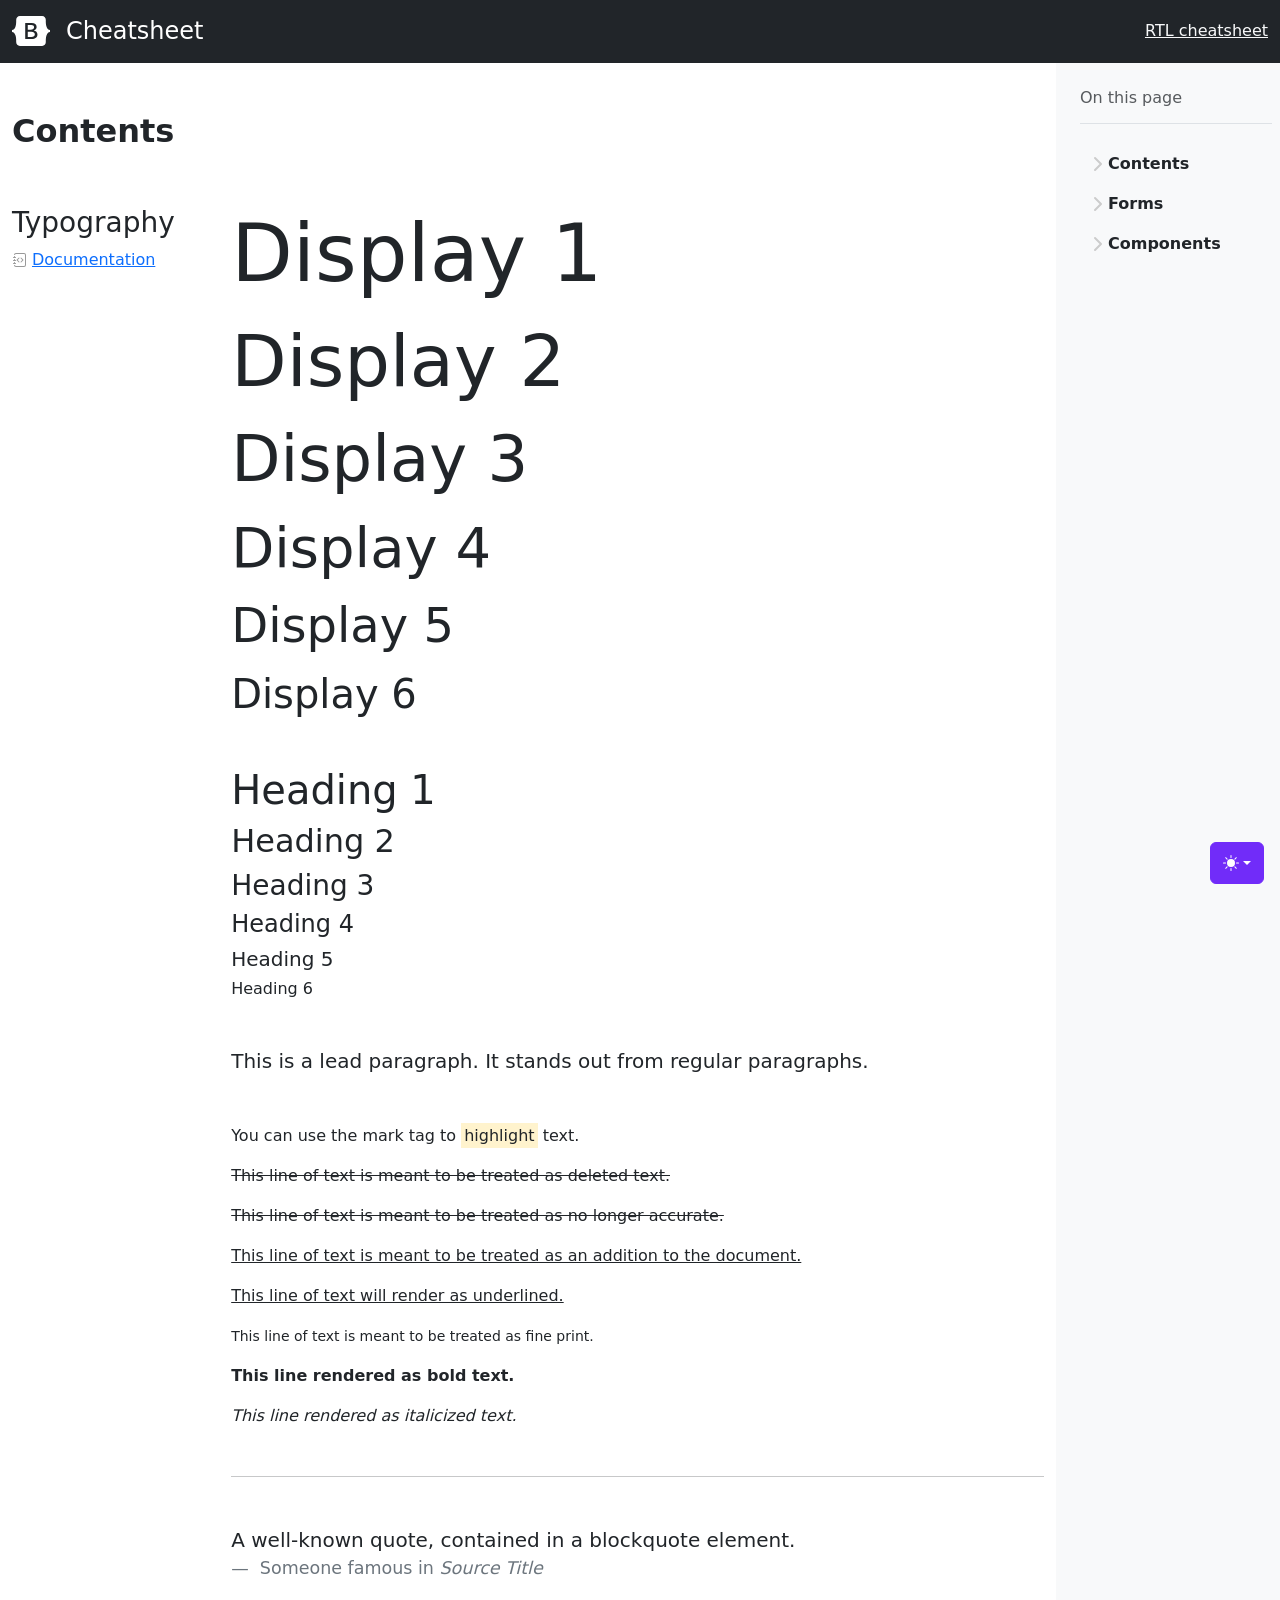
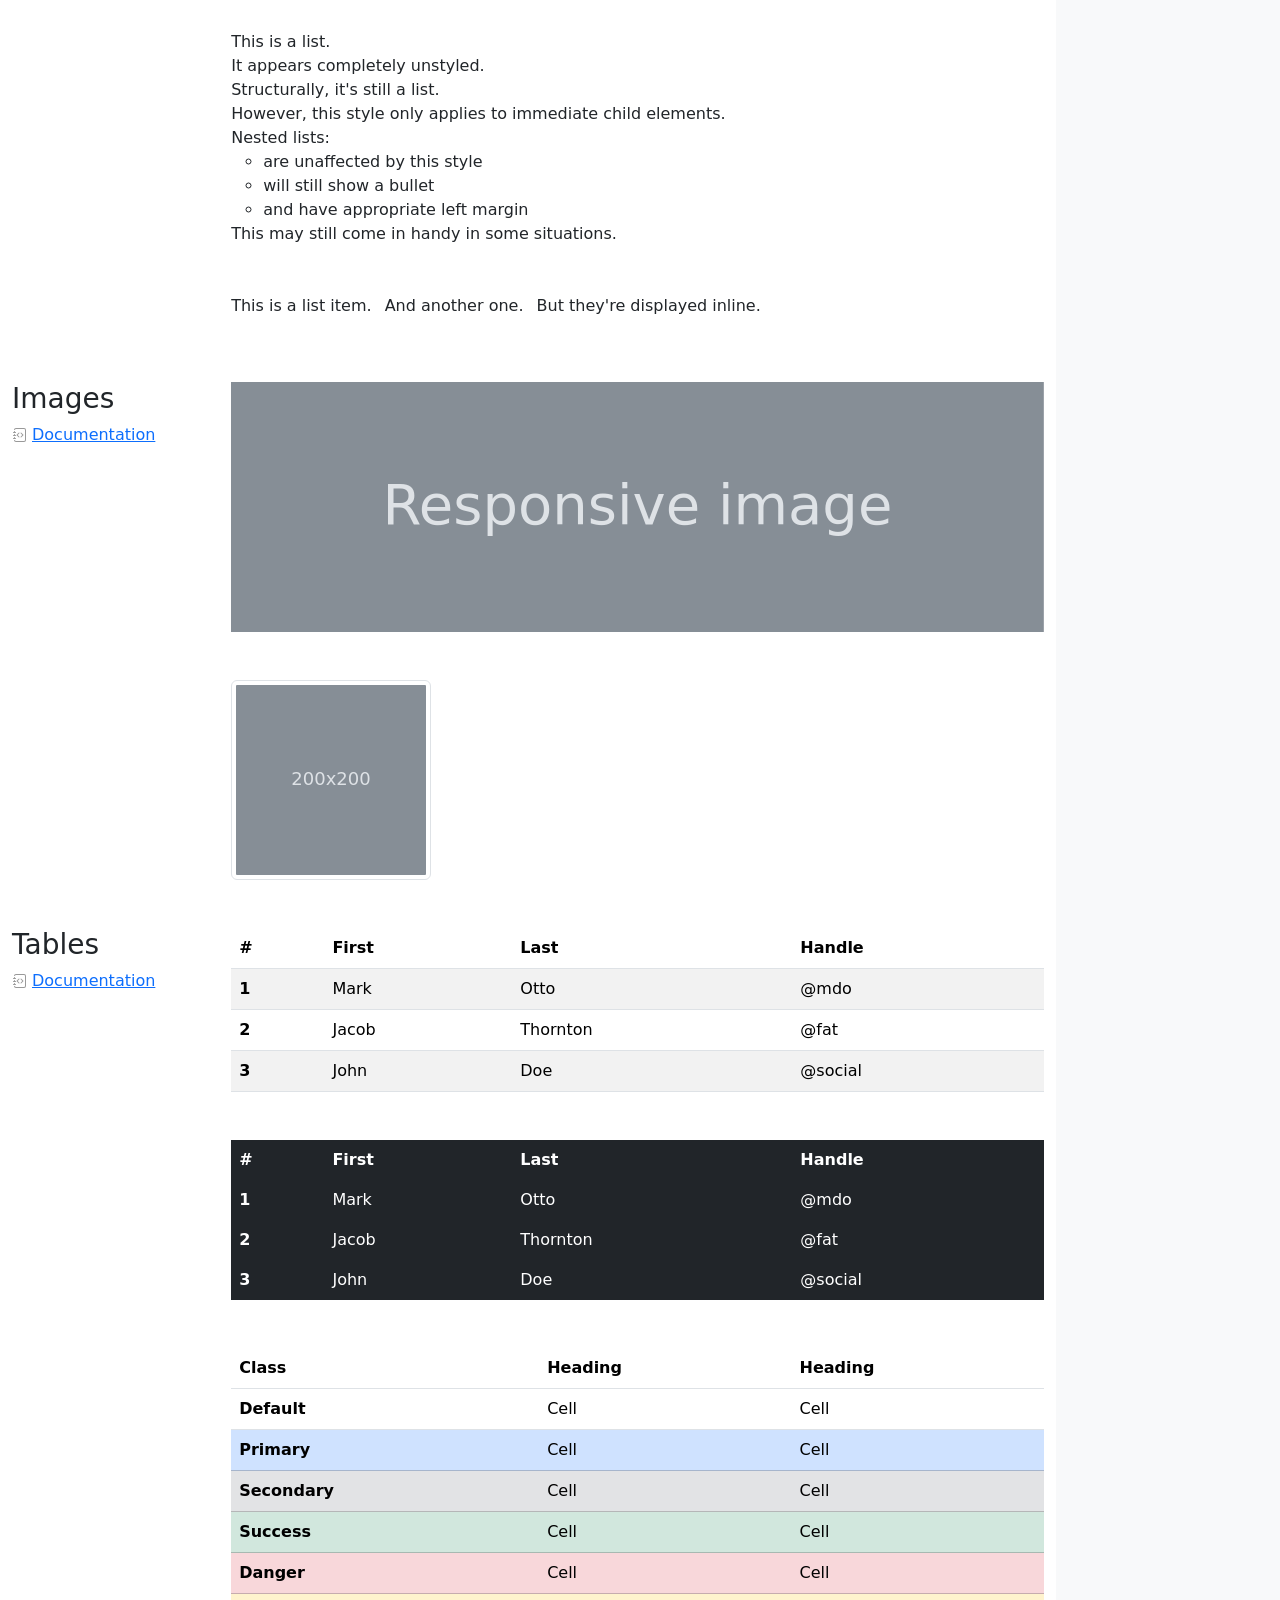
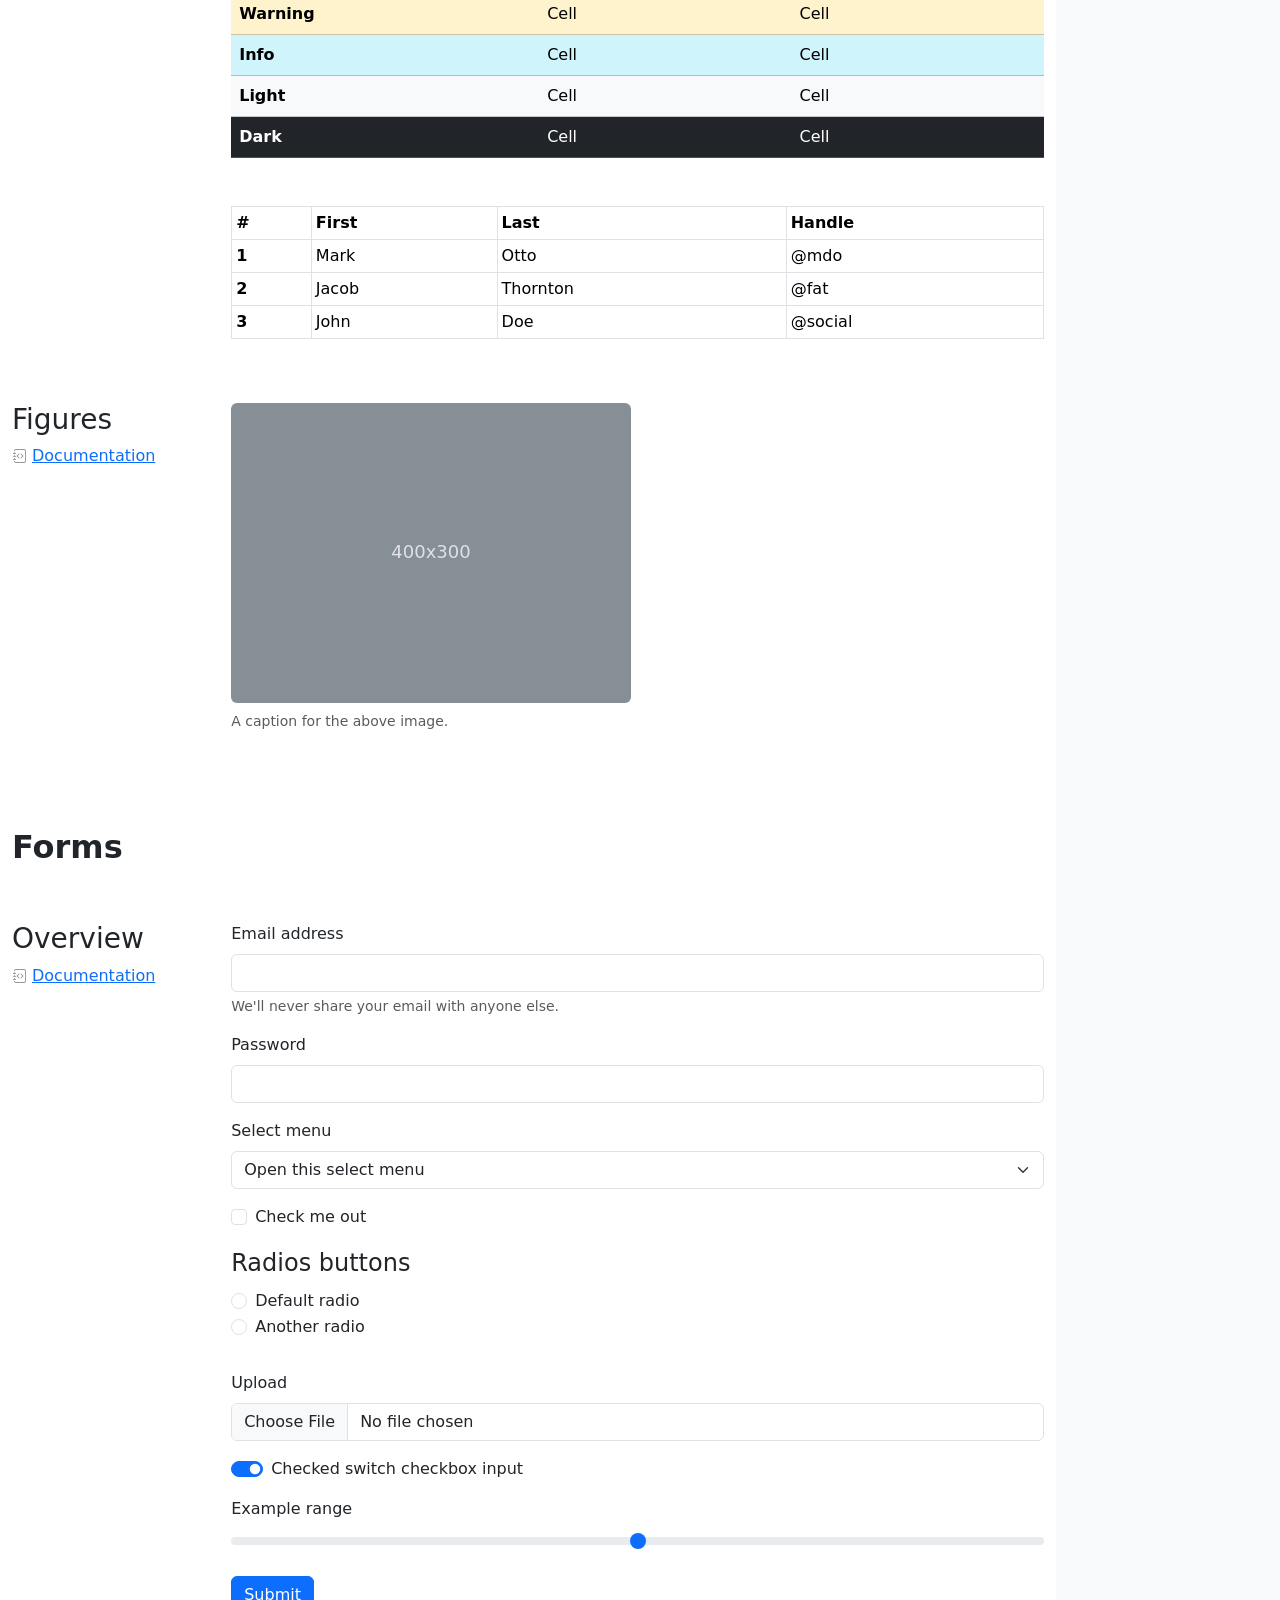
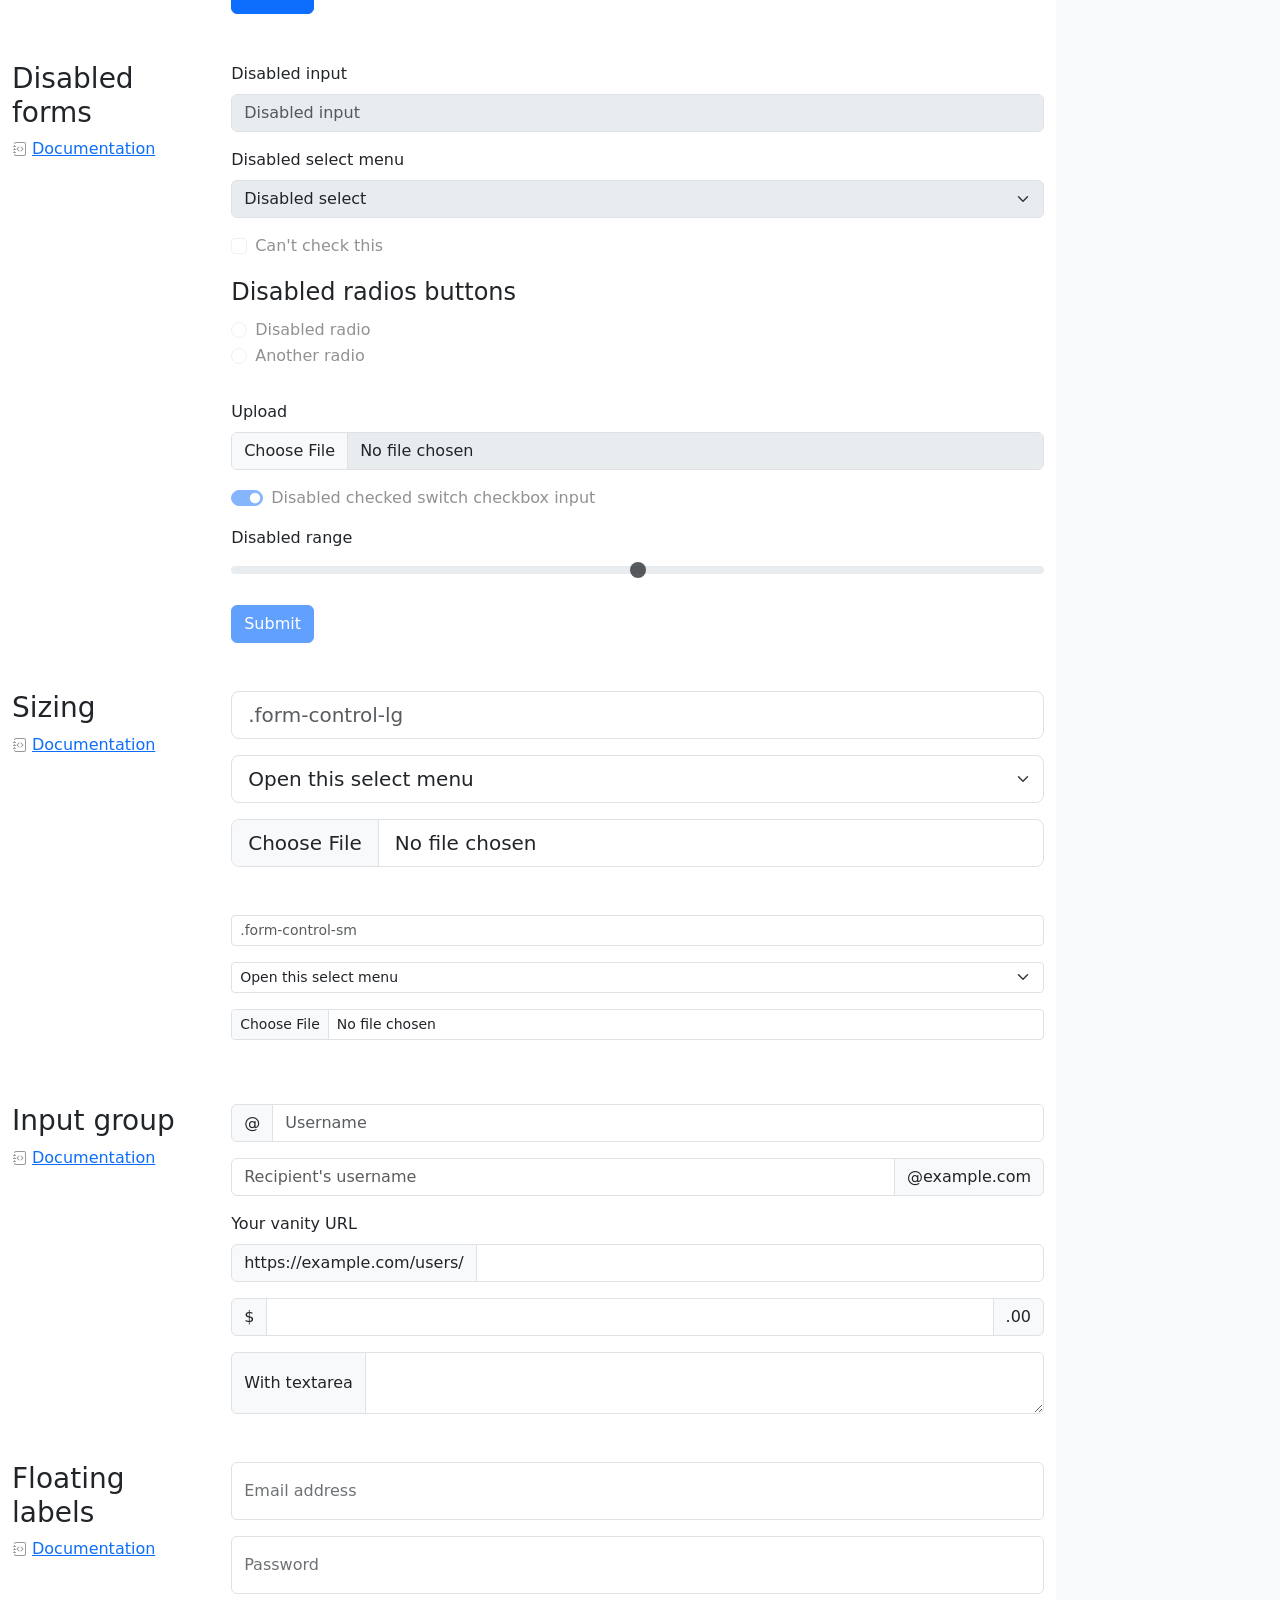
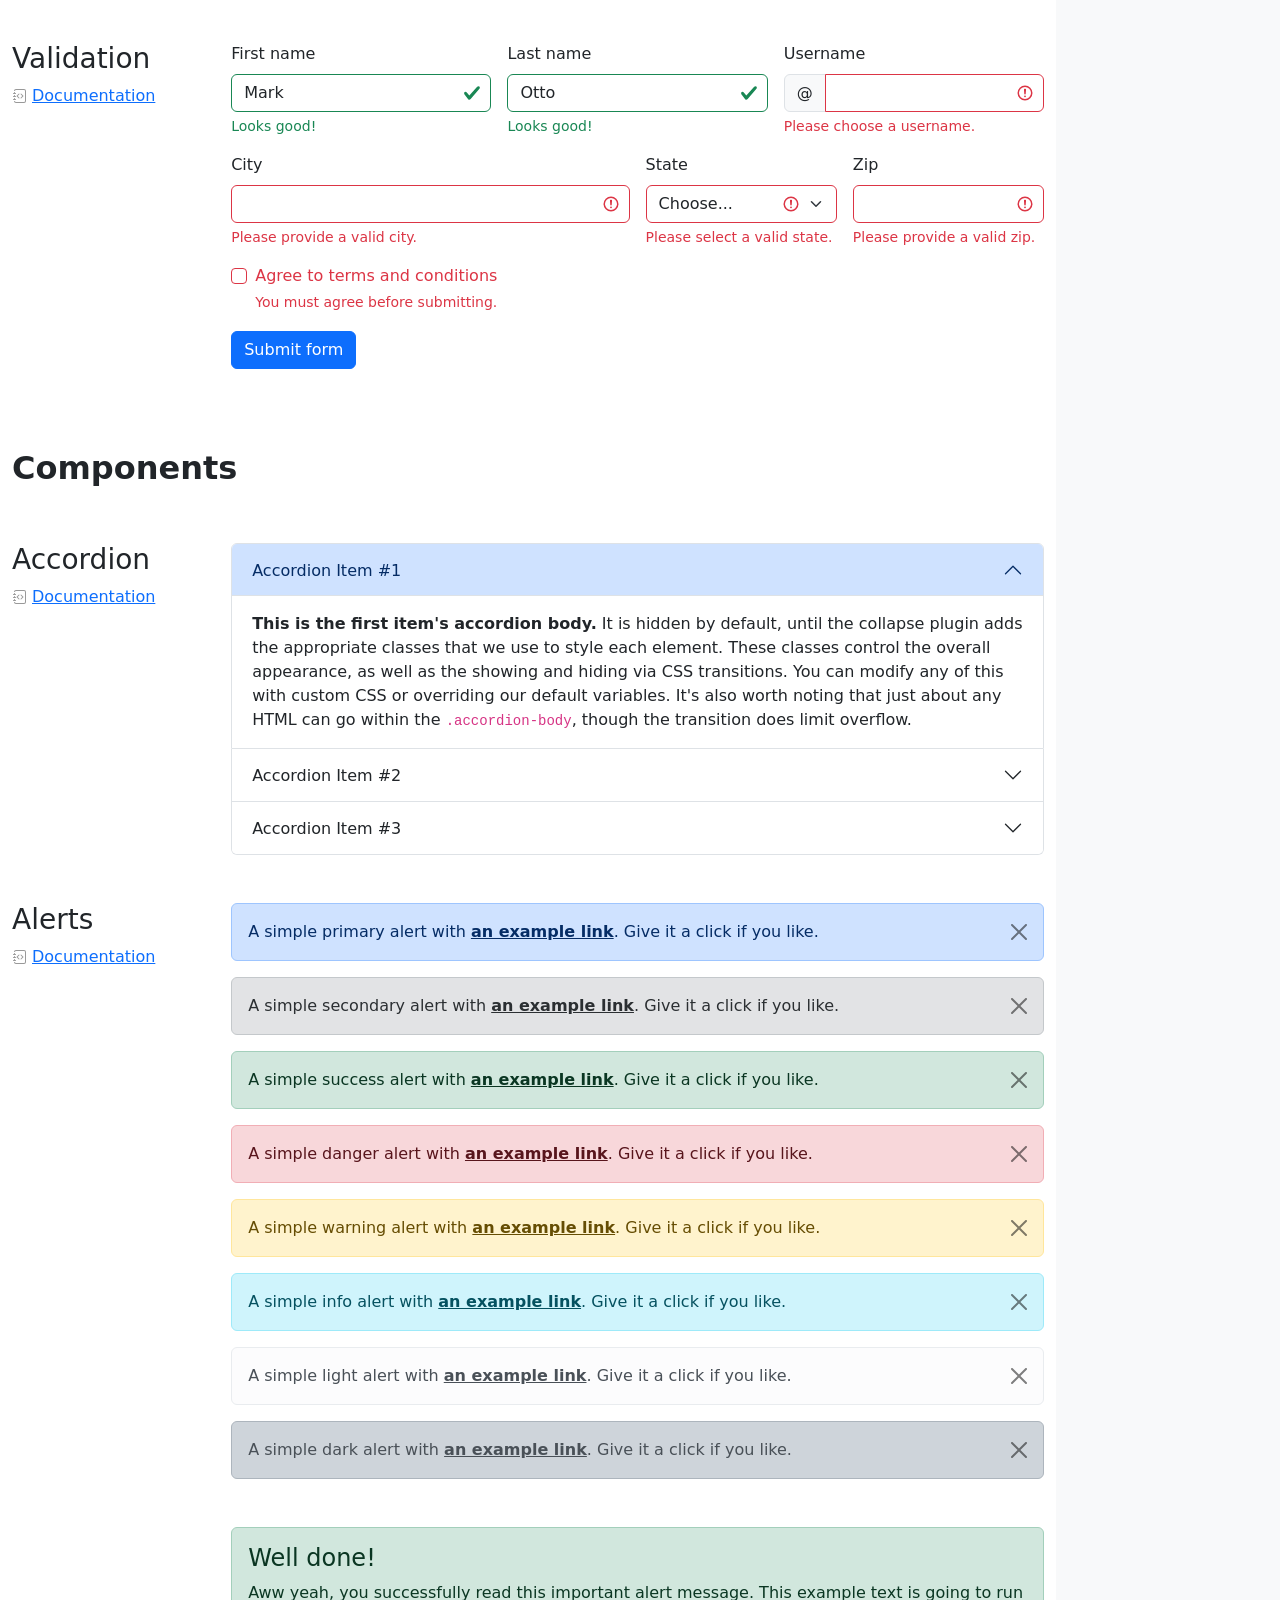
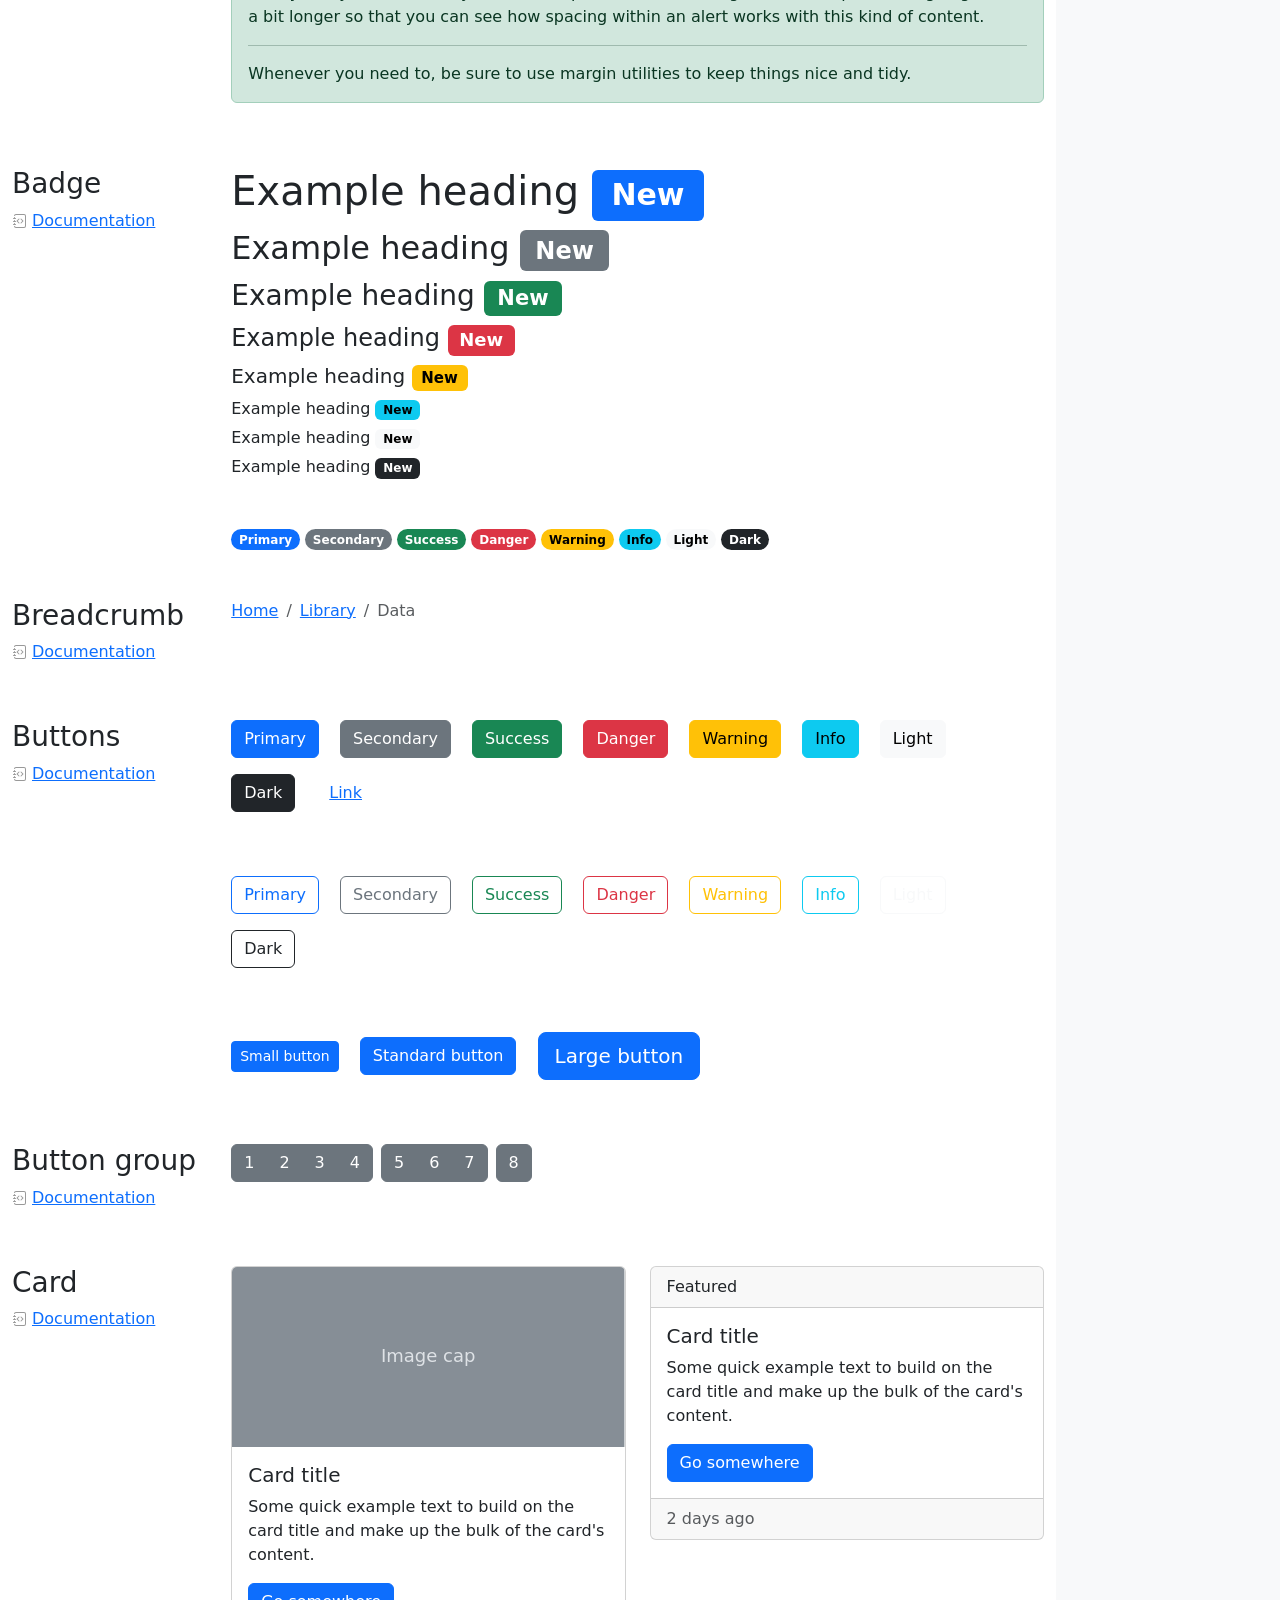
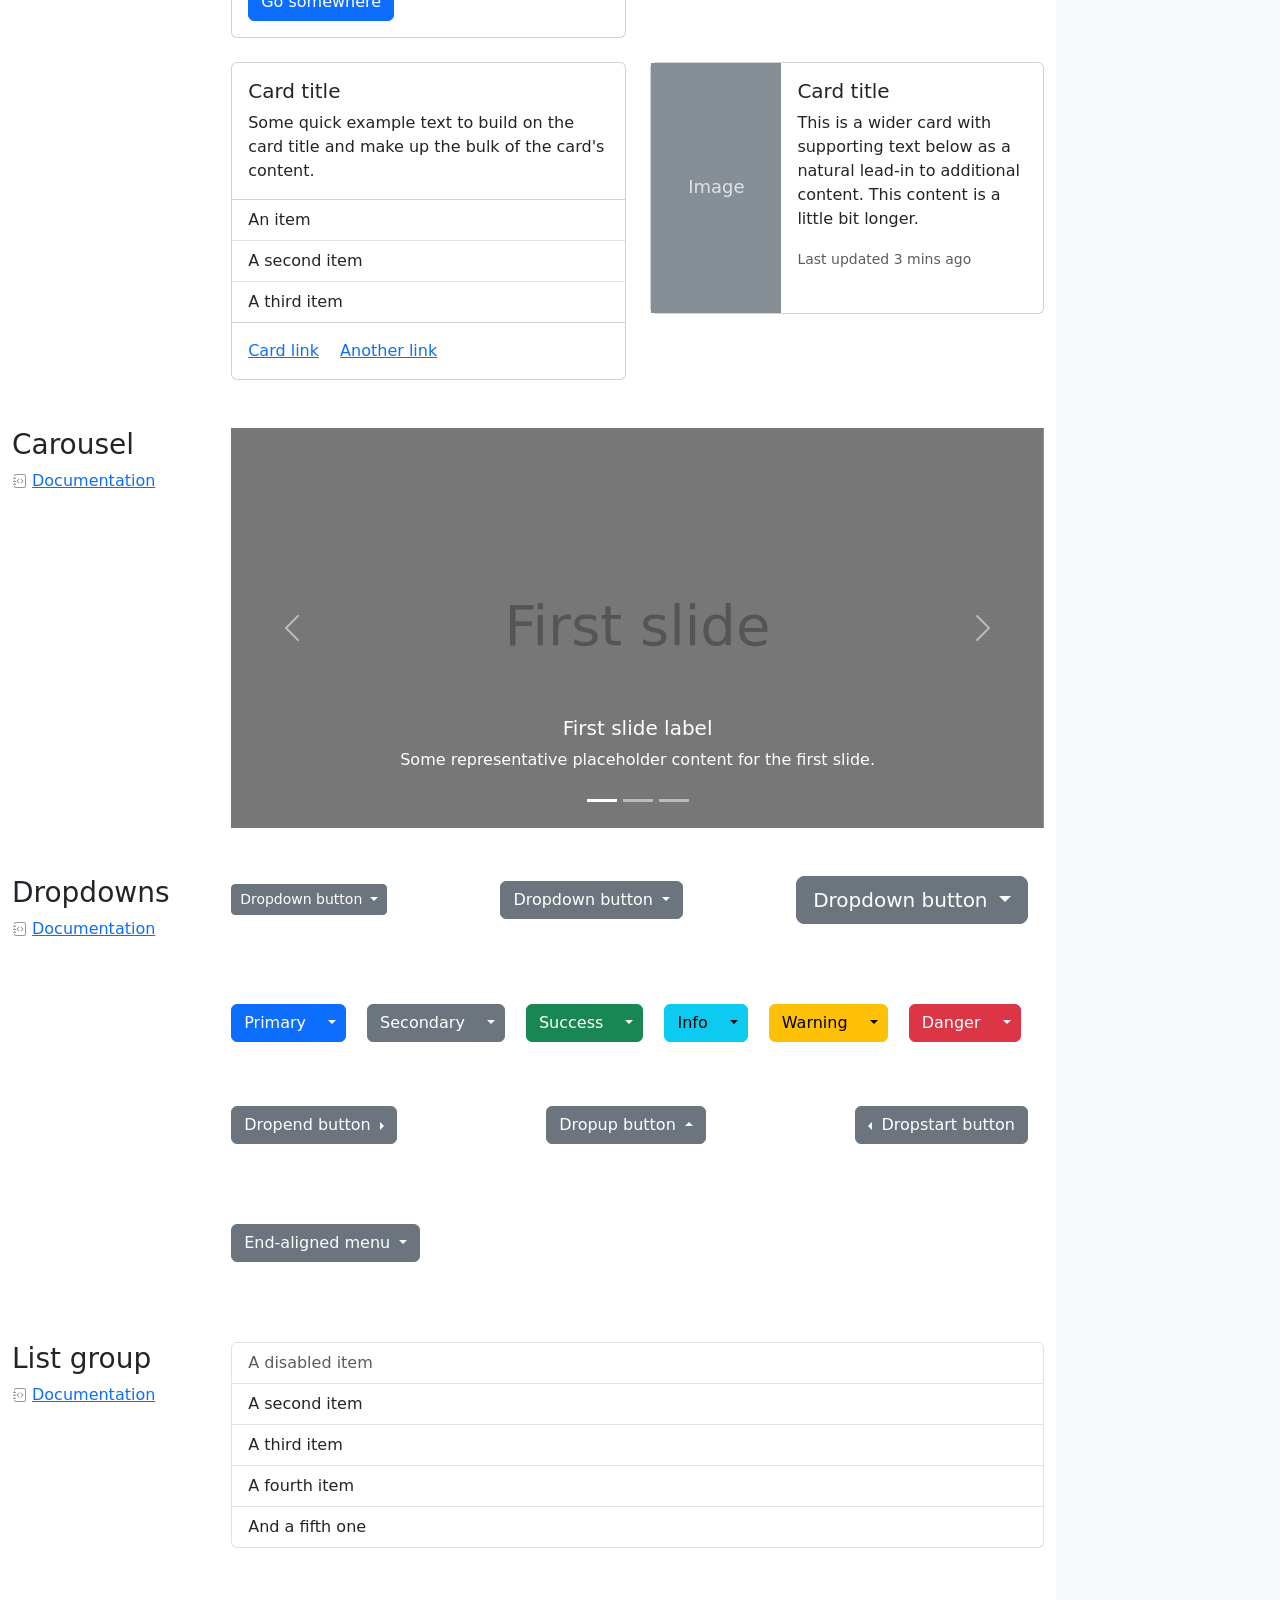
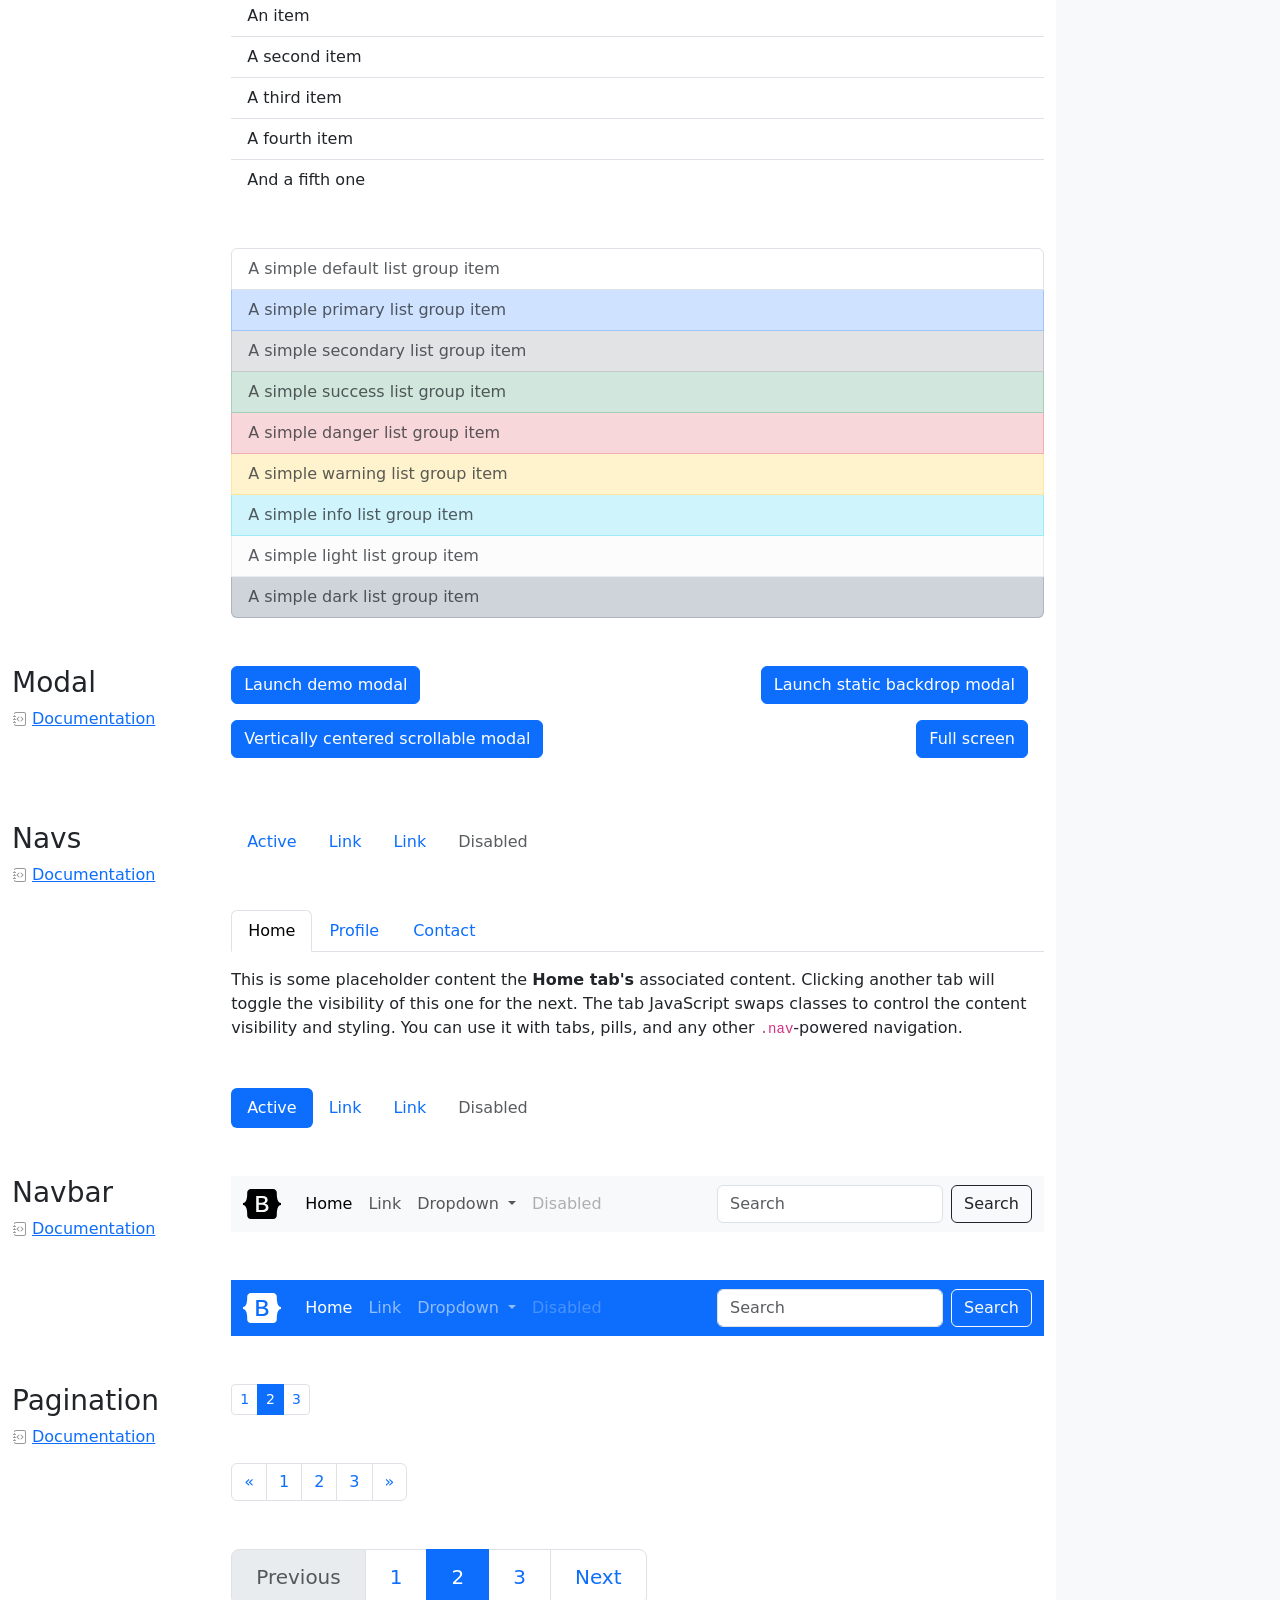
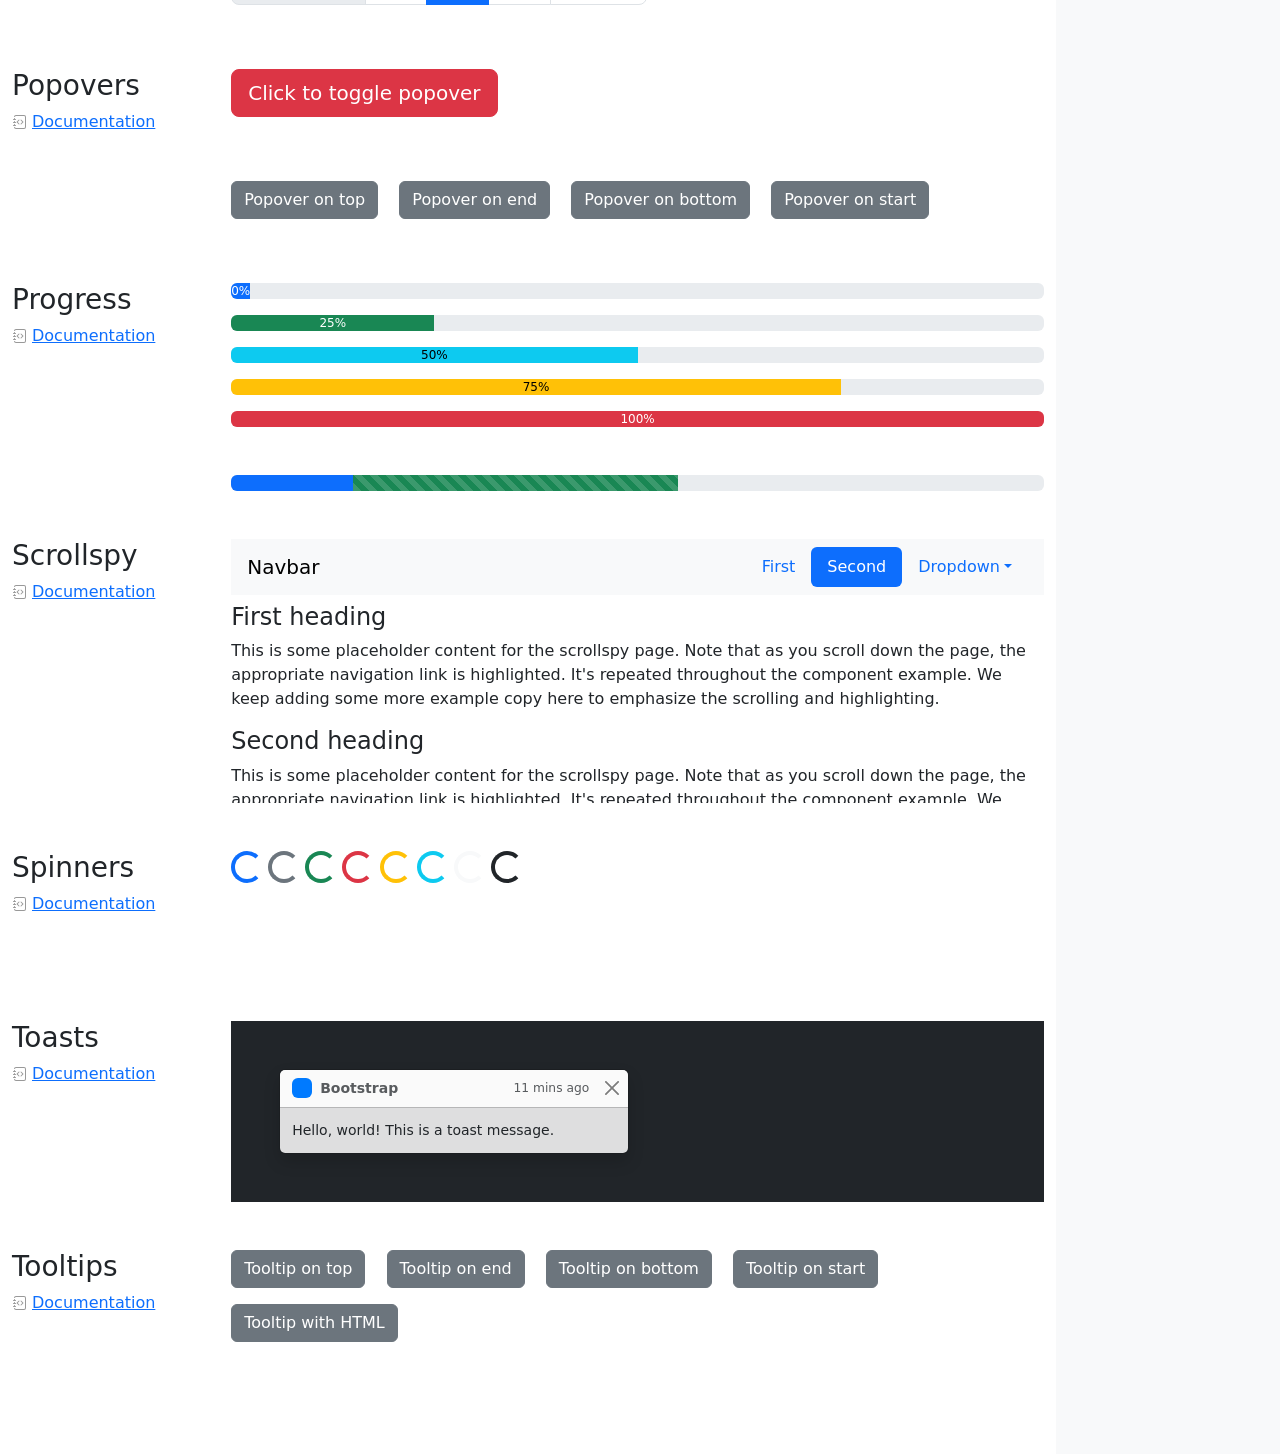
<file: Scratch_Website/bootstrap-5.3.8-examples/cheatsheet/index.html>
<!doctype html>
<html lang="en" data-bs-theme="auto">
  <head>
    <meta charset="utf-8" />
    <meta name="viewport" content="width=device-width, initial-scale=1" />
    <meta name="description" content="" />
    <meta
      name="author"
      content="Mark Otto, Jacob Thornton, and Bootstrap contributors"
    />
    <meta name="generator" content="Astro v5.13.2" />
    <title>Cheatsheet · Bootstrap v5.3</title>
    <link
      rel="canonical"
      href="https://getbootstrap.com/docs/5.3/examples/cheatsheet/"
    />
    <script src="../assets/js/color-modes.js"></script>
    <link href="../assets/dist/css/bootstrap.min.css" rel="stylesheet" />
    <meta name="theme-color" content="#712cf9" />
    <link href="cheatsheet.css" rel="stylesheet" />
    <style>
      .bd-placeholder-img {
        font-size: 1.125rem;
        text-anchor: middle;
        -webkit-user-select: none;
        -moz-user-select: none;
        user-select: none;
      }
      @media (min-width: 768px) {
        .bd-placeholder-img-lg {
          font-size: 3.5rem;
        }
      }
      .b-example-divider {
        width: 100%;
        height: 3rem;
        background-color: #0000001a;
        border: solid rgba(0, 0, 0, 0.15);
        border-width: 1px 0;
        box-shadow:
          inset 0 0.5em 1.5em #0000001a,
          inset 0 0.125em 0.5em #00000026;
      }
      .b-example-vr {
        flex-shrink: 0;
        width: 1.5rem;
        height: 100vh;
      }
      .bi {
        vertical-align: -0.125em;
        fill: currentColor;
      }
      .nav-scroller {
        position: relative;
        z-index: 2;
        height: 2.75rem;
        overflow-y: hidden;
      }
      .nav-scroller .nav {
        display: flex;
        flex-wrap: nowrap;
        padding-bottom: 1rem;
        margin-top: -1px;
        overflow-x: auto;
        text-align: center;
        white-space: nowrap;
        -webkit-overflow-scrolling: touch;
      }
      .btn-bd-primary {
        --bd-violet-bg: #712cf9;
        --bd-violet-rgb: 112.520718, 44.062154, 249.437846;
        --bs-btn-font-weight: 600;
        --bs-btn-color: var(--bs-white);
        --bs-btn-bg: var(--bd-violet-bg);
        --bs-btn-border-color: var(--bd-violet-bg);
        --bs-btn-hover-color: var(--bs-white);
        --bs-btn-hover-bg: #6528e0;
        --bs-btn-hover-border-color: #6528e0;
        --bs-btn-focus-shadow-rgb: var(--bd-violet-rgb);
        --bs-btn-active-color: var(--bs-btn-hover-color);
        --bs-btn-active-bg: #5a23c8;
        --bs-btn-active-border-color: #5a23c8;
      }
      .bd-mode-toggle {
        z-index: 1500;
      }
      .bd-mode-toggle .bi {
        width: 1em;
        height: 1em;
      }
      .bd-mode-toggle .dropdown-menu .active .bi {
        display: block !important;
      }
    </style>
  </head>
  <body class="bg-body-tertiary">
    <svg xmlns="http://www.w3.org/2000/svg" class="d-none">
      <symbol id="check2" viewBox="0 0 16 16">
        <path
          d="M13.854 3.646a.5.5 0 0 1 0 .708l-7 7a.5.5 0 0 1-.708 0l-3.5-3.5a.5.5 0 1 1 .708-.708L6.5 10.293l6.646-6.647a.5.5 0 0 1 .708 0z"
        ></path>
      </symbol>
      <symbol id="circle-half" viewBox="0 0 16 16">
        <path
          d="M8 15A7 7 0 1 0 8 1v14zm0 1A8 8 0 1 1 8 0a8 8 0 0 1 0 16z"
        ></path>
      </symbol>
      <symbol id="moon-stars-fill" viewBox="0 0 16 16">
        <path
          d="M6 .278a.768.768 0 0 1 .08.858 7.208 7.208 0 0 0-.878 3.46c0 4.021 3.278 7.277 7.318 7.277.527 0 1.04-.055 1.533-.16a.787.787 0 0 1 .81.316.733.733 0 0 1-.031.893A8.349 8.349 0 0 1 8.344 16C3.734 16 0 12.286 0 7.71 0 4.266 2.114 1.312 5.124.06A.752.752 0 0 1 6 .278z"
        ></path>
        <path
          d="M10.794 3.148a.217.217 0 0 1 .412 0l.387 1.162c.173.518.579.924 1.097 1.097l1.162.387a.217.217 0 0 1 0 .412l-1.162.387a1.734 1.734 0 0 0-1.097 1.097l-.387 1.162a.217.217 0 0 1-.412 0l-.387-1.162A1.734 1.734 0 0 0 9.31 6.593l-1.162-.387a.217.217 0 0 1 0-.412l1.162-.387a1.734 1.734 0 0 0 1.097-1.097l.387-1.162zM13.863.099a.145.145 0 0 1 .274 0l.258.774c.115.346.386.617.732.732l.774.258a.145.145 0 0 1 0 .274l-.774.258a1.156 1.156 0 0 0-.732.732l-.258.774a.145.145 0 0 1-.274 0l-.258-.774a1.156 1.156 0 0 0-.732-.732l-.774-.258a.145.145 0 0 1 0-.274l.774-.258c.346-.115.617-.386.732-.732L13.863.1z"
        ></path>
      </symbol>
      <symbol id="sun-fill" viewBox="0 0 16 16">
        <path
          d="M8 12a4 4 0 1 0 0-8 4 4 0 0 0 0 8zM8 0a.5.5 0 0 1 .5.5v2a.5.5 0 0 1-1 0v-2A.5.5 0 0 1 8 0zm0 13a.5.5 0 0 1 .5.5v2a.5.5 0 0 1-1 0v-2A.5.5 0 0 1 8 13zm8-5a.5.5 0 0 1-.5.5h-2a.5.5 0 0 1 0-1h2a.5.5 0 0 1 .5.5zM3 8a.5.5 0 0 1-.5.5h-2a.5.5 0 0 1 0-1h2A.5.5 0 0 1 3 8zm10.657-5.657a.5.5 0 0 1 0 .707l-1.414 1.415a.5.5 0 1 1-.707-.708l1.414-1.414a.5.5 0 0 1 .707 0zm-9.193 9.193a.5.5 0 0 1 0 .707L3.05 13.657a.5.5 0 0 1-.707-.707l1.414-1.414a.5.5 0 0 1 .707 0zm9.193 2.121a.5.5 0 0 1-.707 0l-1.414-1.414a.5.5 0 0 1 .707-.707l1.414 1.414a.5.5 0 0 1 0 .707zM4.464 4.465a.5.5 0 0 1-.707 0L2.343 3.05a.5.5 0 1 1 .707-.707l1.414 1.414a.5.5 0 0 1 0 .708z"
        ></path>
      </symbol>
    </svg>
    <div
      class="dropdown position-fixed bottom-0 end-0 mb-3 me-3 bd-mode-toggle"
    >
      <button
        class="btn btn-bd-primary py-2 dropdown-toggle d-flex align-items-center"
        id="bd-theme"
        type="button"
        aria-expanded="false"
        data-bs-toggle="dropdown"
        aria-label="Toggle theme (auto)"
      >
        <svg class="bi my-1 theme-icon-active" aria-hidden="true">
          <use href="#circle-half"></use>
        </svg>
        <span class="visually-hidden" id="bd-theme-text">Toggle theme</span>
      </button>
      <ul
        class="dropdown-menu dropdown-menu-end shadow"
        aria-labelledby="bd-theme-text"
      >
        <li>
          <button
            type="button"
            class="dropdown-item d-flex align-items-center"
            data-bs-theme-value="light"
            aria-pressed="false"
          >
            <svg class="bi me-2 opacity-50" aria-hidden="true">
              <use href="#sun-fill"></use>
            </svg>
            Light
            <svg class="bi ms-auto d-none" aria-hidden="true">
              <use href="#check2"></use>
            </svg>
          </button>
        </li>
        <li>
          <button
            type="button"
            class="dropdown-item d-flex align-items-center"
            data-bs-theme-value="dark"
            aria-pressed="false"
          >
            <svg class="bi me-2 opacity-50" aria-hidden="true">
              <use href="#moon-stars-fill"></use>
            </svg>
            Dark
            <svg class="bi ms-auto d-none" aria-hidden="true">
              <use href="#check2"></use>
            </svg>
          </button>
        </li>
        <li>
          <button
            type="button"
            class="dropdown-item d-flex align-items-center active"
            data-bs-theme-value="auto"
            aria-pressed="true"
          >
            <svg class="bi me-2 opacity-50" aria-hidden="true">
              <use href="#circle-half"></use>
            </svg>
            Auto
            <svg class="bi ms-auto d-none" aria-hidden="true">
              <use href="#check2"></use>
            </svg>
          </button>
        </li>
      </ul>
    </div>
    <header
      class="bd-header bg-dark py-3 d-flex align-items-stretch border-bottom border-dark"
    >
      <div class="container-fluid d-flex align-items-center">
        <h1 class="d-flex align-items-center fs-4 text-white mb-0">
          <img
            src="../assets/brand/bootstrap-logo-white.svg"
            width="38"
            height="30"
            class="me-3"
            alt="Bootstrap"
          />
          Cheatsheet
        </h1>
        <a
          href="../examples/cheatsheet-rtl/"
          class="ms-auto link-light"
          hreflang="ar"
          >RTL cheatsheet</a
        >
      </div>
    </header>
    <aside
      class="bd-aside sticky-xl-top text-body-secondary align-self-start mb-3 mb-xl-5 px-2"
    >
      <h2 class="h6 pt-4 pb-3 mb-4 border-bottom">On this page</h2>
      <nav class="small" id="toc">
        <ul class="list-unstyled">
          <li class="my-2">
            <button
              type="button"
              class="btn d-inline-flex align-items-center collapsed border-0"
              data-bs-toggle="collapse"
              aria-expanded="false"
              data-bs-target="#contents-collapse"
              aria-controls="contents-collapse"
            >
              Contents
            </button>
            <ul class="list-unstyled ps-3 collapse" id="contents-collapse">
              <li>
                <a
                  class="d-inline-flex align-items-center rounded text-decoration-none"
                  href="#typography"
                  >Typography</a
                >
              </li>
              <li>
                <a
                  class="d-inline-flex align-items-center rounded text-decoration-none"
                  href="#images"
                  >Images</a
                >
              </li>
              <li>
                <a
                  class="d-inline-flex align-items-center rounded text-decoration-none"
                  href="#tables"
                  >Tables</a
                >
              </li>
              <li>
                <a
                  class="d-inline-flex align-items-center rounded text-decoration-none"
                  href="#figures"
                  >Figures</a
                >
              </li>
            </ul>
          </li>
          <li class="my-2">
            <button
              type="button"
              class="btn d-inline-flex align-items-center collapsed border-0"
              data-bs-toggle="collapse"
              aria-expanded="false"
              data-bs-target="#forms-collapse"
              aria-controls="forms-collapse"
            >
              Forms
            </button>
            <ul class="list-unstyled ps-3 collapse" id="forms-collapse">
              <li>
                <a
                  class="d-inline-flex align-items-center rounded text-decoration-none"
                  href="#overview"
                  >Overview</a
                >
              </li>
              <li>
                <a
                  class="d-inline-flex align-items-center rounded text-decoration-none"
                  href="#disabled-forms"
                  >Disabled forms</a
                >
              </li>
              <li>
                <a
                  class="d-inline-flex align-items-center rounded text-decoration-none"
                  href="#sizing"
                  >Sizing</a
                >
              </li>
              <li>
                <a
                  class="d-inline-flex align-items-center rounded text-decoration-none"
                  href="#input-group"
                  >Input group</a
                >
              </li>
              <li>
                <a
                  class="d-inline-flex align-items-center rounded text-decoration-none"
                  href="#floating-labels"
                  >Floating labels</a
                >
              </li>
              <li>
                <a
                  class="d-inline-flex align-items-center rounded text-decoration-none"
                  href="#validation"
                  >Validation</a
                >
              </li>
            </ul>
          </li>
          <li class="my-2">
            <button
              type="button"
              class="btn d-inline-flex align-items-center collapsed border-0"
              data-bs-toggle="collapse"
              aria-expanded="false"
              data-bs-target="#components-collapse"
              aria-controls="components-collapse"
            >
              Components
            </button>
            <ul class="list-unstyled ps-3 collapse" id="components-collapse">
              <li>
                <a
                  class="d-inline-flex align-items-center rounded text-decoration-none"
                  href="#accordion"
                  >Accordion</a
                >
              </li>
              <li>
                <a
                  class="d-inline-flex align-items-center rounded text-decoration-none"
                  href="#alerts"
                  >Alerts</a
                >
              </li>
              <li>
                <a
                  class="d-inline-flex align-items-center rounded text-decoration-none"
                  href="#badge"
                  >Badge</a
                >
              </li>
              <li>
                <a
                  class="d-inline-flex align-items-center rounded text-decoration-none"
                  href="#breadcrumb"
                  >Breadcrumb</a
                >
              </li>
              <li>
                <a
                  class="d-inline-flex align-items-center rounded text-decoration-none"
                  href="#buttons"
                  >Buttons</a
                >
              </li>
              <li>
                <a
                  class="d-inline-flex align-items-center rounded text-decoration-none"
                  href="#button-group"
                  >Button group</a
                >
              </li>
              <li>
                <a
                  class="d-inline-flex align-items-center rounded text-decoration-none"
                  href="#card"
                  >Card</a
                >
              </li>
              <li>
                <a
                  class="d-inline-flex align-items-center rounded text-decoration-none"
                  href="#carousel"
                  >Carousel</a
                >
              </li>
              <li>
                <a
                  class="d-inline-flex align-items-center rounded text-decoration-none"
                  href="#dropdowns"
                  >Dropdowns</a
                >
              </li>
              <li>
                <a
                  class="d-inline-flex align-items-center rounded text-decoration-none"
                  href="#list-group"
                  >List group</a
                >
              </li>
              <li>
                <a
                  class="d-inline-flex align-items-center rounded text-decoration-none"
                  href="#modal"
                  >Modal</a
                >
              </li>
              <li>
                <a
                  class="d-inline-flex align-items-center rounded text-decoration-none"
                  href="#navs"
                  >Navs</a
                >
              </li>
              <li>
                <a
                  class="d-inline-flex align-items-center rounded text-decoration-none"
                  href="#navbar"
                  >Navbar</a
                >
              </li>
              <li>
                <a
                  class="d-inline-flex align-items-center rounded text-decoration-none"
                  href="#pagination"
                  >Pagination</a
                >
              </li>
              <li>
                <a
                  class="d-inline-flex align-items-center rounded text-decoration-none"
                  href="#popovers"
                  >Popovers</a
                >
              </li>
              <li>
                <a
                  class="d-inline-flex align-items-center rounded text-decoration-none"
                  href="#progress"
                  >Progress</a
                >
              </li>
              <li>
                <a
                  class="d-inline-flex align-items-center rounded text-decoration-none"
                  href="#scrollspy"
                  >Scrollspy</a
                >
              </li>
              <li>
                <a
                  class="d-inline-flex align-items-center rounded text-decoration-none"
                  href="#spinners"
                  >Spinners</a
                >
              </li>
              <li>
                <a
                  class="d-inline-flex align-items-center rounded text-decoration-none"
                  href="#toasts"
                  >Toasts</a
                >
              </li>
              <li>
                <a
                  class="d-inline-flex align-items-center rounded text-decoration-none"
                  href="#tooltips"
                  >Tooltips</a
                >
              </li>
            </ul>
          </li>
        </ul>
      </nav>
    </aside>
    <main class="bd-cheatsheet container-fluid bg-body">
      <section id="content">
        <h2 class="sticky-xl-top fw-bold pt-3 pt-xl-5 pb-2 pb-xl-3">
          Contents
        </h2>
        <article class="my-3" id="typography">
          <div
            class="bd-heading sticky-xl-top align-self-start mt-5 mb-3 mt-xl-0 mb-xl-2"
          >
            <h3>Typography</h3>
            <a class="d-flex align-items-center" href="../content/typography"
              >Documentation</a
            >
          </div>
          <div>
            <div class="bd-example-snippet bd-code-snippet">
              <div class="bd-example m-0 border-0">
                <p class="display-1">Display 1</p>
                <p class="display-2">Display 2</p>
                <p class="display-3">Display 3</p>
                <p class="display-4">Display 4</p>
                <p class="display-5">Display 5</p>
                <p class="display-6">Display 6</p>
              </div>
            </div>
            <div class="bd-example-snippet bd-code-snippet">
              <div class="bd-example m-0 border-0">
                <p class="h1">Heading 1</p>
                <p class="h2">Heading 2</p>
                <p class="h3">Heading 3</p>
                <p class="h4">Heading 4</p>
                <p class="h5">Heading 5</p>
                <p class="h6">Heading 6</p>
              </div>
            </div>
            <div class="bd-example-snippet bd-code-snippet">
              <div class="bd-example m-0 border-0">
                <p class="lead">
                  This is a lead paragraph. It stands out from regular
                  paragraphs.
                </p>
              </div>
            </div>
            <div class="bd-example-snippet bd-code-snippet">
              <div class="bd-example m-0 border-0">
                <p>You can use the mark tag to <mark>highlight</mark> text.</p>
                <p>
                  <del
                    >This line of text is meant to be treated as deleted
                    text.</del
                  >
                </p>
                <p>
                  <s
                    >This line of text is meant to be treated as no longer
                    accurate.</s
                  >
                </p>
                <p>
                  <ins
                    >This line of text is meant to be treated as an addition to
                    the document.</ins
                  >
                </p>
                <p><u>This line of text will render as underlined.</u></p>
                <p>
                  <small
                    >This line of text is meant to be treated as fine
                    print.</small
                  >
                </p>
                <p><strong>This line rendered as bold text.</strong></p>
                <p><em>This line rendered as italicized text.</em></p>
              </div>
            </div>
            <div class="bd-example-snippet bd-code-snippet">
              <div class="bd-example m-0 border-0">
                <hr />
              </div>
            </div>
            <div class="bd-example-snippet bd-code-snippet">
              <div class="bd-example m-0 border-0">
                <blockquote class="blockquote">
                  <p>A well-known quote, contained in a blockquote element.</p>
                  <footer class="blockquote-footer">
                    Someone famous in
                    <cite title="Source Title">Source Title</cite>
                  </footer>
                </blockquote>
              </div>
            </div>
            <div class="bd-example-snippet bd-code-snippet">
              <div class="bd-example m-0 border-0">
                <ul class="list-unstyled">
                  <li>This is a list.</li>
                  <li>It appears completely unstyled.</li>
                  <li>Structurally, it's still a list.</li>
                  <li>
                    However, this style only applies to immediate child
                    elements.
                  </li>
                  <li>
                    Nested lists:
                    <ul>
                      <li>are unaffected by this style</li>
                      <li>will still show a bullet</li>
                      <li>and have appropriate left margin</li>
                    </ul>
                  </li>
                  <li>This may still come in handy in some situations.</li>
                </ul>
              </div>
            </div>
            <div class="bd-example-snippet bd-code-snippet">
              <div class="bd-example m-0 border-0">
                <ul class="list-inline">
                  <li class="list-inline-item">This is a list item.</li>
                  <li class="list-inline-item">And another one.</li>
                  <li class="list-inline-item">
                    But they're displayed inline.
                  </li>
                </ul>
              </div>
            </div>
          </div>
        </article>
        <article class="my-3" id="images">
          <div
            class="bd-heading sticky-xl-top align-self-start mt-5 mb-3 mt-xl-0 mb-xl-2"
          >
            <h3>Images</h3>
            <a class="d-flex align-items-center" href="../content/images"
              >Documentation</a
            >
          </div>
          <div>
            <div class="bd-example-snippet bd-code-snippet">
              <div class="bd-example m-0 border-0">
                <svg
                  aria-label="Placeholder: Responsive image"
                  class="bd-placeholder-img bd-placeholder-img-lg img-fluid"
                  height="250"
                  preserveAspectRatio="xMidYMid slice"
                  role="img"
                  width="100%"
                  xmlns="http://www.w3.org/2000/svg"
                >
                  <title>Placeholder</title>
                  <rect width="100%" height="100%" fill="#868e96" />
                  <text x="50%" y="50%" fill="#dee2e6" dy=".3em">
                    Responsive image
                  </text>
                </svg>
              </div>
            </div>
            <div class="bd-example-snippet bd-code-snippet">
              <div class="bd-example m-0 border-0">
                <svg
                  aria-label="A generic square placeholder image with a white border around it, making it resemble a photograph taken with an old instant camera: 200x200"
                  class="bd-placeholder-img img-thumbnail"
                  height="200"
                  preserveAspectRatio="xMidYMid slice"
                  role="img"
                  width="200"
                  xmlns="http://www.w3.org/2000/svg"
                >
                  <title>
                    A generic square placeholder image with a white border
                    around it, making it resemble a photograph taken with an old
                    instant camera
                  </title>
                  <rect width="100%" height="100%" fill="#868e96" />
                  <text x="50%" y="50%" fill="#dee2e6" dy=".3em">200x200</text>
                </svg>
              </div>
            </div>
          </div>
        </article>
        <article class="my-3" id="tables">
          <div
            class="bd-heading sticky-xl-top align-self-start mt-5 mb-3 mt-xl-0 mb-xl-2"
          >
            <h3>Tables</h3>
            <a class="d-flex align-items-center" href="../content/tables"
              >Documentation</a
            >
          </div>
          <div>
            <div class="bd-example-snippet bd-code-snippet">
              <div class="bd-example m-0 border-0">
                <table class="table table-striped">
                  <thead>
                    <tr>
                      <th scope="col">#</th>
                      <th scope="col">First</th>
                      <th scope="col">Last</th>
                      <th scope="col">Handle</th>
                    </tr>
                  </thead>
                  <tbody>
                    <tr>
                      <th scope="row">1</th>
                      <td>Mark</td>
                      <td>Otto</td>
                      <td>@mdo</td>
                    </tr>
                    <tr>
                      <th scope="row">2</th>
                      <td>Jacob</td>
                      <td>Thornton</td>
                      <td>@fat</td>
                    </tr>
                    <tr>
                      <th scope="row">3</th>
                      <td>John</td>
                      <td>Doe</td>
                      <td>@social</td>
                    </tr>
                  </tbody>
                </table>
              </div>
            </div>
            <div class="bd-example-snippet bd-code-snippet">
              <div class="bd-example m-0 border-0">
                <table class="table table-dark table-borderless">
                  <thead>
                    <tr>
                      <th scope="col">#</th>
                      <th scope="col">First</th>
                      <th scope="col">Last</th>
                      <th scope="col">Handle</th>
                    </tr>
                  </thead>
                  <tbody>
                    <tr>
                      <th scope="row">1</th>
                      <td>Mark</td>
                      <td>Otto</td>
                      <td>@mdo</td>
                    </tr>
                    <tr>
                      <th scope="row">2</th>
                      <td>Jacob</td>
                      <td>Thornton</td>
                      <td>@fat</td>
                    </tr>
                    <tr>
                      <th scope="row">3</th>
                      <td>John</td>
                      <td>Doe</td>
                      <td>@social</td>
                    </tr>
                  </tbody>
                </table>
              </div>
            </div>
            <div class="bd-example-snippet bd-code-snippet">
              <div class="bd-example m-0 border-0">
                <table class="table table-hover">
                  <thead>
                    <tr>
                      <th scope="col">Class</th>
                      <th scope="col">Heading</th>
                      <th scope="col">Heading</th>
                    </tr>
                  </thead>
                  <tbody>
                    <tr>
                      <th scope="row">Default</th>
                      <td>Cell</td>
                      <td>Cell</td>
                    </tr>
                    <tr class="table-primary">
                      <th scope="row">Primary</th>
                      <td>Cell</td>
                      <td>Cell</td>
                    </tr>
                    <tr class="table-secondary">
                      <th scope="row">Secondary</th>
                      <td>Cell</td>
                      <td>Cell</td>
                    </tr>
                    <tr class="table-success">
                      <th scope="row">Success</th>
                      <td>Cell</td>
                      <td>Cell</td>
                    </tr>
                    <tr class="table-danger">
                      <th scope="row">Danger</th>
                      <td>Cell</td>
                      <td>Cell</td>
                    </tr>
                    <tr class="table-warning">
                      <th scope="row">Warning</th>
                      <td>Cell</td>
                      <td>Cell</td>
                    </tr>
                    <tr class="table-info">
                      <th scope="row">Info</th>
                      <td>Cell</td>
                      <td>Cell</td>
                    </tr>
                    <tr class="table-light">
                      <th scope="row">Light</th>
                      <td>Cell</td>
                      <td>Cell</td>
                    </tr>
                    <tr class="table-dark">
                      <th scope="row">Dark</th>
                      <td>Cell</td>
                      <td>Cell</td>
                    </tr>
                  </tbody>
                </table>
              </div>
            </div>
            <div class="bd-example-snippet bd-code-snippet">
              <div class="bd-example m-0 border-0">
                <table class="table table-sm table-bordered">
                  <thead>
                    <tr>
                      <th scope="col">#</th>
                      <th scope="col">First</th>
                      <th scope="col">Last</th>
                      <th scope="col">Handle</th>
                    </tr>
                  </thead>
                  <tbody>
                    <tr>
                      <th scope="row">1</th>
                      <td>Mark</td>
                      <td>Otto</td>
                      <td>@mdo</td>
                    </tr>
                    <tr>
                      <th scope="row">2</th>
                      <td>Jacob</td>
                      <td>Thornton</td>
                      <td>@fat</td>
                    </tr>
                    <tr>
                      <th scope="row">3</th>
                      <td>John</td>
                      <td>Doe</td>
                      <td>@social</td>
                    </tr>
                  </tbody>
                </table>
              </div>
            </div>
          </div>
        </article>
        <article class="my-3" id="figures">
          <div
            class="bd-heading sticky-xl-top align-self-start mt-5 mb-3 mt-xl-0 mb-xl-2"
          >
            <h3>Figures</h3>
            <a class="d-flex align-items-center" href="../content/figures"
              >Documentation</a
            >
          </div>
          <div>
            <div class="bd-example-snippet bd-code-snippet">
              <div class="bd-example m-0 border-0">
                <figure class="figure">
                  <svg
                    aria-label="Placeholder: 400x300"
                    class="bd-placeholder-img figure-img img-fluid rounded"
                    height="300"
                    preserveAspectRatio="xMidYMid slice"
                    role="img"
                    width="400"
                    xmlns="http://www.w3.org/2000/svg"
                  >
                    <title>Placeholder</title>
                    <rect width="100%" height="100%" fill="#868e96" />
                    <text x="50%" y="50%" fill="#dee2e6" dy=".3em">
                      400x300
                    </text>
                  </svg>
                  <figcaption class="figure-caption">
                    A caption for the above image.
                  </figcaption>
                </figure>
              </div>
            </div>
          </div>
        </article>
      </section>
      <section id="forms">
        <h2 class="sticky-xl-top fw-bold pt-3 pt-xl-5 pb-2 pb-xl-3">Forms</h2>
        <article class="my-3" id="overview">
          <div
            class="bd-heading sticky-xl-top align-self-start mt-5 mb-3 mt-xl-0 mb-xl-2"
          >
            <h3>Overview</h3>
            <a class="d-flex align-items-center" href="../forms/overview/"
              >Documentation</a
            >
          </div>
          <div>
            <div class="bd-example-snippet bd-code-snippet">
              <div class="bd-example m-0 border-0">
                <form>
                  <div class="mb-3">
                    <label for="exampleInputEmail1" class="form-label"
                      >Email address</label
                    >
                    <input
                      type="email"
                      class="form-control"
                      id="exampleInputEmail1"
                      aria-describedby="emailHelp"
                    />
                    <div id="emailHelp" class="form-text">
                      We'll never share your email with anyone else.
                    </div>
                  </div>
                  <div class="mb-3">
                    <label for="exampleInputPassword1" class="form-label"
                      >Password</label
                    >
                    <input
                      type="password"
                      class="form-control"
                      id="exampleInputPassword1"
                    />
                  </div>
                  <div class="mb-3">
                    <label for="exampleSelect" class="form-label"
                      >Select menu</label
                    >
                    <select class="form-select" id="exampleSelect">
                      <option selected>Open this select menu</option>
                      <option value="1">One</option>
                      <option value="2">Two</option>
                      <option value="3">Three</option>
                    </select>
                  </div>
                  <div class="mb-3 form-check">
                    <input
                      type="checkbox"
                      class="form-check-input"
                      id="exampleCheck1"
                    />
                    <label class="form-check-label" for="exampleCheck1"
                      >Check me out</label
                    >
                  </div>
                  <fieldset class="mb-3">
                    <legend>Radios buttons</legend>
                    <div class="form-check">
                      <input
                        type="radio"
                        name="radios"
                        class="form-check-input"
                        id="exampleRadio1"
                      />
                      <label class="form-check-label" for="exampleRadio1"
                        >Default radio</label
                      >
                    </div>
                    <div class="mb-3 form-check">
                      <input
                        type="radio"
                        name="radios"
                        class="form-check-input"
                        id="exampleRadio2"
                      />
                      <label class="form-check-label" for="exampleRadio2"
                        >Another radio</label
                      >
                    </div>
                  </fieldset>
                  <div class="mb-3">
                    <label class="form-label" for="customFile">Upload</label>
                    <input type="file" class="form-control" id="customFile" />
                  </div>
                  <div class="mb-3 form-check form-switch">
                    <input
                      class="form-check-input"
                      type="checkbox"
                      role="switch"
                      id="switchCheckChecked"
                      checked
                    />
                    <label class="form-check-label" for="switchCheckChecked"
                      >Checked switch checkbox input</label
                    >
                  </div>
                  <div class="mb-3">
                    <label for="customRange3" class="form-label"
                      >Example range</label
                    >
                    <input
                      type="range"
                      class="form-range"
                      min="0"
                      max="5"
                      step="0.5"
                      id="customRange3"
                    />
                  </div>
                  <button type="submit" class="btn btn-primary">Submit</button>
                </form>
              </div>
            </div>
          </div>
        </article>
        <article class="my-3" id="disabled-forms">
          <div
            class="bd-heading sticky-xl-top align-self-start mt-5 mb-3 mt-xl-0 mb-xl-2"
          >
            <h3>Disabled forms</h3>
            <a
              class="d-flex align-items-center"
              href="../forms/overview/#disabled-forms"
              >Documentation</a
            >
          </div>
          <div>
            <div class="bd-example-snippet bd-code-snippet">
              <div class="bd-example m-0 border-0">
                <form>
                  <fieldset disabled aria-label="Disabled fieldset example">
                    <div class="mb-3">
                      <label for="disabledTextInput" class="form-label"
                        >Disabled input</label
                      >
                      <input
                        type="text"
                        id="disabledTextInput"
                        class="form-control"
                        placeholder="Disabled input"
                      />
                    </div>
                    <div class="mb-3">
                      <label for="disabledSelect" class="form-label"
                        >Disabled select menu</label
                      >
                      <select id="disabledSelect" class="form-select">
                        <option>Disabled select</option>
                      </select>
                    </div>
                    <div class="mb-3">
                      <div class="form-check">
                        <input
                          class="form-check-input"
                          type="checkbox"
                          id="disabledFieldsetCheck"
                          disabled
                        />
                        <label
                          class="form-check-label"
                          for="disabledFieldsetCheck"
                        >
                          Can't check this
                        </label>
                      </div>
                    </div>
                    <fieldset class="mb-3">
                      <legend>Disabled radios buttons</legend>
                      <div class="form-check">
                        <input
                          type="radio"
                          name="radios"
                          class="form-check-input"
                          id="disabledRadio1"
                          disabled
                        />
                        <label class="form-check-label" for="disabledRadio1"
                          >Disabled radio</label
                        >
                      </div>
                      <div class="mb-3 form-check">
                        <input
                          type="radio"
                          name="radios"
                          class="form-check-input"
                          id="disabledRadio2"
                          disabled
                        />
                        <label class="form-check-label" for="disabledRadio2"
                          >Another radio</label
                        >
                      </div>
                    </fieldset>
                    <div class="mb-3">
                      <label class="form-label" for="disabledCustomFile"
                        >Upload</label
                      >
                      <input
                        type="file"
                        class="form-control"
                        id="disabledCustomFile"
                        disabled
                      />
                    </div>
                    <div class="mb-3 form-check form-switch">
                      <input
                        class="form-check-input"
                        type="checkbox"
                        role="switch"
                        id="disabledSwitchCheckChecked"
                        checked
                        disabled
                      />
                      <label
                        class="form-check-label"
                        for="disabledSwitchCheckChecked"
                        >Disabled checked switch checkbox input</label
                      >
                    </div>
                    <div class="mb-3">
                      <label for="disabledRange" class="form-label"
                        >Disabled range</label
                      >
                      <input
                        type="range"
                        class="form-range"
                        min="0"
                        max="5"
                        step="0.5"
                        id="disabledRange"
                      />
                    </div>
                    <button type="submit" class="btn btn-primary">
                      Submit
                    </button>
                  </fieldset>
                </form>
              </div>
            </div>
          </div>
        </article>
        <article class="my-3" id="sizing">
          <div
            class="bd-heading sticky-xl-top align-self-start mt-5 mb-3 mt-xl-0 mb-xl-2"
          >
            <h3>Sizing</h3>
            <a
              class="d-flex align-items-center"
              href="../forms/form-control#sizing"
              >Documentation</a
            >
          </div>
          <div>
            <div class="bd-example-snippet bd-code-snippet">
              <div class="bd-example m-0 border-0">
                <div class="mb-3">
                  <input
                    class="form-control form-control-lg"
                    type="text"
                    placeholder=".form-control-lg"
                    aria-label=".form-control-lg example"
                  />
                </div>
                <div class="mb-3">
                  <select
                    class="form-select form-select-lg"
                    aria-label=".form-select-lg example"
                  >
                    <option selected>Open this select menu</option>
                    <option value="1">One</option>
                    <option value="2">Two</option>
                    <option value="3">Three</option>
                  </select>
                </div>
                <div class="mb-3">
                  <input
                    type="file"
                    class="form-control form-control-lg"
                    aria-label="Large file input example"
                  />
                </div>
              </div>
            </div>
            <div class="bd-example-snippet bd-code-snippet">
              <div class="bd-example m-0 border-0">
                <div class="mb-3">
                  <input
                    class="form-control form-control-sm"
                    type="text"
                    placeholder=".form-control-sm"
                    aria-label=".form-control-sm example"
                  />
                </div>
                <div class="mb-3">
                  <select
                    class="form-select form-select-sm"
                    aria-label=".form-select-sm example"
                  >
                    <option selected>Open this select menu</option>
                    <option value="1">One</option>
                    <option value="2">Two</option>
                    <option value="3">Three</option>
                  </select>
                </div>
                <div class="mb-3">
                  <input
                    type="file"
                    class="form-control form-control-sm"
                    aria-label="Small file input example"
                  />
                </div>
              </div>
            </div>
          </div>
        </article>
        <article class="my-3" id="input-group">
          <div
            class="bd-heading sticky-xl-top align-self-start mt-5 mb-3 mt-xl-0 mb-xl-2"
          >
            <h3>Input group</h3>
            <a class="d-flex align-items-center" href="../forms/input-group"
              >Documentation</a
            >
          </div>
          <div>
            <div class="bd-example-snippet bd-code-snippet">
              <div class="bd-example m-0 border-0">
                <div class="input-group mb-3">
                  <span class="input-group-text" id="basic-addon1">@</span>
                  <input
                    type="text"
                    class="form-control"
                    placeholder="Username"
                    aria-label="Username"
                    aria-describedby="basic-addon1"
                  />
                </div>
                <div class="input-group mb-3">
                  <input
                    type="text"
                    class="form-control"
                    placeholder="Recipient's username"
                    aria-label="Recipient's username"
                    aria-describedby="basic-addon2"
                  />
                  <span class="input-group-text" id="basic-addon2"
                    >@example.com</span
                  >
                </div>
                <label for="basic-url" class="form-label"
                  >Your vanity URL</label
                >
                <div class="input-group mb-3">
                  <span class="input-group-text" id="basic-addon3"
                    >https://example.com/users/</span
                  >
                  <input
                    type="text"
                    class="form-control"
                    id="basic-url"
                    aria-describedby="basic-addon3"
                  />
                </div>
                <div class="input-group mb-3">
                  <span class="input-group-text">$</span>
                  <input
                    type="text"
                    class="form-control"
                    aria-label="Amount (to the nearest dollar)"
                  />
                  <span class="input-group-text">.00</span>
                </div>
                <div class="input-group">
                  <span class="input-group-text">With textarea</span>
                  <textarea
                    class="form-control"
                    aria-label="With textarea"
                  ></textarea>
                </div>
              </div>
            </div>
          </div>
        </article>
        <article class="my-3" id="floating-labels">
          <div
            class="bd-heading sticky-xl-top align-self-start mt-5 mb-3 mt-xl-0 mb-xl-2"
          >
            <h3>Floating labels</h3>
            <a class="d-flex align-items-center" href="../forms/floating-labels"
              >Documentation</a
            >
          </div>
          <div>
            <div class="bd-example-snippet bd-code-snippet">
              <div class="bd-example m-0 border-0">
                <form>
                  <div class="form-floating mb-3">
                    <input
                      type="email"
                      class="form-control"
                      id="floatingInput"
                      placeholder="name@example.com"
                    />
                    <label for="floatingInput">Email address</label>
                  </div>
                  <div class="form-floating">
                    <input
                      type="password"
                      class="form-control"
                      id="floatingPassword"
                      placeholder="Password"
                    />
                    <label for="floatingPassword">Password</label>
                  </div>
                </form>
              </div>
            </div>
          </div>
        </article>
        <article class="my-3" id="validation">
          <div
            class="bd-heading sticky-xl-top align-self-start mt-5 mb-3 mt-xl-0 mb-xl-2"
          >
            <h3>Validation</h3>
            <a class="d-flex align-items-center" href="../forms/validation"
              >Documentation</a
            >
          </div>
          <div>
            <div class="bd-example-snippet bd-code-snippet">
              <div class="bd-example m-0 border-0">
                <form class="row g-3">
                  <div class="col-md-4">
                    <label for="validationServer01" class="form-label"
                      >First name</label
                    >
                    <input
                      type="text"
                      class="form-control is-valid"
                      id="validationServer01"
                      value="Mark"
                      required
                    />
                    <div class="valid-feedback">Looks good!</div>
                  </div>
                  <div class="col-md-4">
                    <label for="validationServer02" class="form-label"
                      >Last name</label
                    >
                    <input
                      type="text"
                      class="form-control is-valid"
                      id="validationServer02"
                      value="Otto"
                      required
                    />
                    <div class="valid-feedback">Looks good!</div>
                  </div>
                  <div class="col-md-4">
                    <label for="validationServerUsername" class="form-label"
                      >Username</label
                    >
                    <div class="input-group has-validation">
                      <span class="input-group-text" id="inputGroupPrepend3"
                        >@</span
                      >
                      <input
                        type="text"
                        class="form-control is-invalid"
                        id="validationServerUsername"
                        aria-describedby="inputGroupPrepend3"
                        required
                      />
                      <div class="invalid-feedback">
                        Please choose a username.
                      </div>
                    </div>
                  </div>
                  <div class="col-md-6">
                    <label for="validationServer03" class="form-label"
                      >City</label
                    >
                    <input
                      type="text"
                      class="form-control is-invalid"
                      id="validationServer03"
                      required
                    />
                    <div class="invalid-feedback">
                      Please provide a valid city.
                    </div>
                  </div>
                  <div class="col-md-3">
                    <label for="validationServer04" class="form-label"
                      >State</label
                    >
                    <select
                      class="form-select is-invalid"
                      id="validationServer04"
                      required
                    >
                      <option selected disabled value="">Choose...</option>
                      <option>...</option>
                    </select>
                    <div class="invalid-feedback">
                      Please select a valid state.
                    </div>
                  </div>
                  <div class="col-md-3">
                    <label for="validationServer05" class="form-label"
                      >Zip</label
                    >
                    <input
                      type="text"
                      class="form-control is-invalid"
                      id="validationServer05"
                      required
                    />
                    <div class="invalid-feedback">
                      Please provide a valid zip.
                    </div>
                  </div>
                  <div class="col-12">
                    <div class="form-check">
                      <input
                        class="form-check-input is-invalid"
                        type="checkbox"
                        value=""
                        id="invalidCheck3"
                        required
                      />
                      <label class="form-check-label" for="invalidCheck3">
                        Agree to terms and conditions
                      </label>
                      <div class="invalid-feedback">
                        You must agree before submitting.
                      </div>
                    </div>
                  </div>
                  <div class="col-12">
                    <button class="btn btn-primary" type="submit">
                      Submit form
                    </button>
                  </div>
                </form>
              </div>
            </div>
          </div>
        </article>
      </section>
      <section id="components">
        <h2 class="sticky-xl-top fw-bold pt-3 pt-xl-5 pb-2 pb-xl-3">
          Components
        </h2>
        <article class="my-3" id="accordion">
          <div
            class="bd-heading sticky-xl-top align-self-start mt-5 mb-3 mt-xl-0 mb-xl-2"
          >
            <h3>Accordion</h3>
            <a class="d-flex align-items-center" href="../components/accordion"
              >Documentation</a
            >
          </div>
          <div>
            <div class="bd-example-snippet bd-code-snippet">
              <div class="bd-example m-0 border-0">
                <div class="accordion" id="accordionExample">
                  <div class="accordion-item">
                    <h4 class="accordion-header">
                      <button
                        class="accordion-button"
                        type="button"
                        data-bs-toggle="collapse"
                        data-bs-target="#collapseOne"
                        aria-expanded="true"
                        aria-controls="collapseOne"
                      >
                        Accordion Item #1
                      </button>
                    </h4>
                    <div
                      id="collapseOne"
                      class="accordion-collapse collapse show"
                      data-bs-parent="#accordionExample"
                    >
                      <div class="accordion-body">
                        <strong
                          >This is the first item's accordion body.</strong
                        >
                        It is hidden by default, until the collapse plugin adds
                        the appropriate classes that we use to style each
                        element. These classes control the overall appearance,
                        as well as the showing and hiding via CSS transitions.
                        You can modify any of this with custom CSS or overriding
                        our default variables. It's also worth noting that just
                        about any HTML can go within the
                        <code>.accordion-body</code>, though the transition does
                        limit overflow.
                      </div>
                    </div>
                  </div>
                  <div class="accordion-item">
                    <h4 class="accordion-header">
                      <button
                        class="accordion-button collapsed"
                        type="button"
                        data-bs-toggle="collapse"
                        data-bs-target="#collapseTwo"
                        aria-expanded="false"
                        aria-controls="collapseTwo"
                      >
                        Accordion Item #2
                      </button>
                    </h4>
                    <div
                      id="collapseTwo"
                      class="accordion-collapse collapse"
                      data-bs-parent="#accordionExample"
                    >
                      <div class="accordion-body">
                        <strong
                          >This is the second item's accordion body.</strong
                        >
                        It is hidden by default, until the collapse plugin adds
                        the appropriate classes that we use to style each
                        element. These classes control the overall appearance,
                        as well as the showing and hiding via CSS transitions.
                        You can modify any of this with custom CSS or overriding
                        our default variables. It's also worth noting that just
                        about any HTML can go within the
                        <code>.accordion-body</code>, though the transition does
                        limit overflow.
                      </div>
                    </div>
                  </div>
                  <div class="accordion-item">
                    <h4 class="accordion-header">
                      <button
                        class="accordion-button collapsed"
                        type="button"
                        data-bs-toggle="collapse"
                        data-bs-target="#collapseThree"
                        aria-expanded="false"
                        aria-controls="collapseThree"
                      >
                        Accordion Item #3
                      </button>
                    </h4>
                    <div
                      id="collapseThree"
                      class="accordion-collapse collapse"
                      data-bs-parent="#accordionExample"
                    >
                      <div class="accordion-body">
                        <strong
                          >This is the third item's accordion body.</strong
                        >
                        It is hidden by default, until the collapse plugin adds
                        the appropriate classes that we use to style each
                        element. These classes control the overall appearance,
                        as well as the showing and hiding via CSS transitions.
                        You can modify any of this with custom CSS or overriding
                        our default variables. It's also worth noting that just
                        about any HTML can go within the
                        <code>.accordion-body</code>, though the transition does
                        limit overflow.
                      </div>
                    </div>
                  </div>
                </div>
              </div>
            </div>
          </div>
        </article>
        <article class="my-3" id="alerts">
          <div
            class="bd-heading sticky-xl-top align-self-start mt-5 mb-3 mt-xl-0 mb-xl-2"
          >
            <h3>Alerts</h3>
            <a class="d-flex align-items-center" href="../components/alerts"
              >Documentation</a
            >
          </div>
          <div>
            <div class="bd-example-snippet bd-code-snippet">
              <div class="bd-example m-0 border-0">
                <div
                  class="alert alert-primary alert-dismissible fade show"
                  role="alert"
                >
                  A simple primary alert with
                  <a href="#" class="alert-link">an example link</a>. Give it a
                  click if you like.
                  <button
                    type="button"
                    class="btn-close"
                    data-bs-dismiss="alert"
                    aria-label="Close"
                  ></button>
                </div>

                <div
                  class="alert alert-secondary alert-dismissible fade show"
                  role="alert"
                >
                  A simple secondary alert with
                  <a href="#" class="alert-link">an example link</a>. Give it a
                  click if you like.
                  <button
                    type="button"
                    class="btn-close"
                    data-bs-dismiss="alert"
                    aria-label="Close"
                  ></button>
                </div>

                <div
                  class="alert alert-success alert-dismissible fade show"
                  role="alert"
                >
                  A simple success alert with
                  <a href="#" class="alert-link">an example link</a>. Give it a
                  click if you like.
                  <button
                    type="button"
                    class="btn-close"
                    data-bs-dismiss="alert"
                    aria-label="Close"
                  ></button>
                </div>

                <div
                  class="alert alert-danger alert-dismissible fade show"
                  role="alert"
                >
                  A simple danger alert with
                  <a href="#" class="alert-link">an example link</a>. Give it a
                  click if you like.
                  <button
                    type="button"
                    class="btn-close"
                    data-bs-dismiss="alert"
                    aria-label="Close"
                  ></button>
                </div>

                <div
                  class="alert alert-warning alert-dismissible fade show"
                  role="alert"
                >
                  A simple warning alert with
                  <a href="#" class="alert-link">an example link</a>. Give it a
                  click if you like.
                  <button
                    type="button"
                    class="btn-close"
                    data-bs-dismiss="alert"
                    aria-label="Close"
                  ></button>
                </div>

                <div
                  class="alert alert-info alert-dismissible fade show"
                  role="alert"
                >
                  A simple info alert with
                  <a href="#" class="alert-link">an example link</a>. Give it a
                  click if you like.
                  <button
                    type="button"
                    class="btn-close"
                    data-bs-dismiss="alert"
                    aria-label="Close"
                  ></button>
                </div>

                <div
                  class="alert alert-light alert-dismissible fade show"
                  role="alert"
                >
                  A simple light alert with
                  <a href="#" class="alert-link">an example link</a>. Give it a
                  click if you like.
                  <button
                    type="button"
                    class="btn-close"
                    data-bs-dismiss="alert"
                    aria-label="Close"
                  ></button>
                </div>

                <div
                  class="alert alert-dark alert-dismissible fade show"
                  role="alert"
                >
                  A simple dark alert with
                  <a href="#" class="alert-link">an example link</a>. Give it a
                  click if you like.
                  <button
                    type="button"
                    class="btn-close"
                    data-bs-dismiss="alert"
                    aria-label="Close"
                  ></button>
                </div>
              </div>
            </div>
            <div class="bd-example-snippet bd-code-snippet">
              <div class="bd-example m-0 border-0">
                <div class="alert alert-success" role="alert">
                  <h4 class="alert-heading">Well done!</h4>
                  <p>
                    Aww yeah, you successfully read this important alert
                    message. This example text is going to run a bit longer so
                    that you can see how spacing within an alert works with this
                    kind of content.
                  </p>
                  <hr />
                  <p class="mb-0">
                    Whenever you need to, be sure to use margin utilities to
                    keep things nice and tidy.
                  </p>
                </div>
              </div>
            </div>
          </div>
        </article>
        <article class="my-3" id="badge">
          <div
            class="bd-heading sticky-xl-top align-self-start mt-5 mb-3 mt-xl-0 mb-xl-2"
          >
            <h3>Badge</h3>
            <a class="d-flex align-items-center" href="../components/badge"
              >Documentation</a
            >
          </div>
          <div>
            <div class="bd-example-snippet bd-code-snippet">
              <div class="bd-example m-0 border-0">
                <p class="h1">
                  Example heading <span class="badge bg-primary">New</span>
                </p>
                <p class="h2">
                  Example heading <span class="badge bg-secondary">New</span>
                </p>
                <p class="h3">
                  Example heading <span class="badge bg-success">New</span>
                </p>
                <p class="h4">
                  Example heading <span class="badge bg-danger">New</span>
                </p>
                <p class="h5">
                  Example heading <span class="badge text-bg-warning">New</span>
                </p>
                <p class="h6">
                  Example heading <span class="badge text-bg-info">New</span>
                </p>
                <p class="h6">
                  Example heading <span class="badge text-bg-light">New</span>
                </p>
                <p class="h6">
                  Example heading <span class="badge bg-dark">New</span>
                </p>
              </div>
            </div>
            <div class="bd-example-snippet bd-code-snippet">
              <div class="bd-example m-0 border-0">
                <span class="badge rounded-pill bg-primary">Primary</span>

                <span class="badge rounded-pill bg-secondary">Secondary</span>

                <span class="badge rounded-pill bg-success">Success</span>

                <span class="badge rounded-pill bg-danger">Danger</span>

                <span class="badge rounded-pill text-bg-warning">Warning</span>

                <span class="badge rounded-pill text-bg-info">Info</span>

                <span class="badge rounded-pill text-bg-light">Light</span>

                <span class="badge rounded-pill bg-dark">Dark</span>
              </div>
            </div>
          </div>
        </article>
        <article class="my-3" id="breadcrumb">
          <div
            class="bd-heading sticky-xl-top align-self-start mt-5 mb-3 mt-xl-0 mb-xl-2"
          >
            <h3>Breadcrumb</h3>
            <a class="d-flex align-items-center" href="../components/breadcrumb"
              >Documentation</a
            >
          </div>
          <div>
            <div class="bd-example-snippet bd-code-snippet">
              <div class="bd-example m-0 border-0">
                <nav aria-label="breadcrumb">
                  <ol class="breadcrumb">
                    <li class="breadcrumb-item"><a href="#">Home</a></li>
                    <li class="breadcrumb-item"><a href="#">Library</a></li>
                    <li class="breadcrumb-item active" aria-current="page">
                      Data
                    </li>
                  </ol>
                </nav>
              </div>
            </div>
          </div>
        </article>
        <article class="my-3" id="buttons">
          <div
            class="bd-heading sticky-xl-top align-self-start mt-5 mb-3 mt-xl-0 mb-xl-2"
          >
            <h3>Buttons</h3>
            <a class="d-flex align-items-center" href="../components/buttons"
              >Documentation</a
            >
          </div>
          <div>
            <div class="bd-example-snippet bd-code-snippet">
              <div class="bd-example m-0 border-0">
                <button type="button" class="btn btn-primary">Primary</button>

                <button type="button" class="btn btn-secondary">
                  Secondary
                </button>

                <button type="button" class="btn btn-success">Success</button>

                <button type="button" class="btn btn-danger">Danger</button>

                <button type="button" class="btn btn-warning">Warning</button>

                <button type="button" class="btn btn-info">Info</button>

                <button type="button" class="btn btn-light">Light</button>

                <button type="button" class="btn btn-dark">Dark</button>

                <button type="button" class="btn btn-link">Link</button>
              </div>
            </div>
            <div class="bd-example-snippet bd-code-snippet">
              <div class="bd-example m-0 border-0">
                <button type="button" class="btn btn-outline-primary">
                  Primary
                </button>

                <button type="button" class="btn btn-outline-secondary">
                  Secondary
                </button>

                <button type="button" class="btn btn-outline-success">
                  Success
                </button>

                <button type="button" class="btn btn-outline-danger">
                  Danger
                </button>

                <button type="button" class="btn btn-outline-warning">
                  Warning
                </button>

                <button type="button" class="btn btn-outline-info">Info</button>

                <button type="button" class="btn btn-outline-light">
                  Light
                </button>

                <button type="button" class="btn btn-outline-dark">Dark</button>
              </div>
            </div>
            <div class="bd-example-snippet bd-code-snippet">
              <div class="bd-example m-0 border-0">
                <button type="button" class="btn btn-primary btn-sm">
                  Small button
                </button>
                <button type="button" class="btn btn-primary">
                  Standard button
                </button>
                <button type="button" class="btn btn-primary btn-lg">
                  Large button
                </button>
              </div>
            </div>
          </div>
        </article>
        <article class="my-3" id="button-group">
          <div
            class="bd-heading sticky-xl-top align-self-start mt-5 mb-3 mt-xl-0 mb-xl-2"
          >
            <h3>Button group</h3>
            <a
              class="d-flex align-items-center"
              href="../components/button-group"
              >Documentation</a
            >
          </div>
          <div>
            <div class="bd-example-snippet bd-code-snippet">
              <div class="bd-example m-0 border-0">
                <div
                  class="btn-toolbar"
                  role="toolbar"
                  aria-label="Toolbar with button groups"
                >
                  <div
                    class="btn-group me-2"
                    role="group"
                    aria-label="First group"
                  >
                    <button type="button" class="btn btn-secondary">1</button>
                    <button type="button" class="btn btn-secondary">2</button>
                    <button type="button" class="btn btn-secondary">3</button>
                    <button type="button" class="btn btn-secondary">4</button>
                  </div>
                  <div
                    class="btn-group me-2"
                    role="group"
                    aria-label="Second group"
                  >
                    <button type="button" class="btn btn-secondary">5</button>
                    <button type="button" class="btn btn-secondary">6</button>
                    <button type="button" class="btn btn-secondary">7</button>
                  </div>
                  <div class="btn-group" role="group" aria-label="Third group">
                    <button type="button" class="btn btn-secondary">8</button>
                  </div>
                </div>
              </div>
            </div>
          </div>
        </article>
        <article class="my-3" id="card">
          <div
            class="bd-heading sticky-xl-top align-self-start mt-5 mb-3 mt-xl-0 mb-xl-2"
          >
            <h3>Card</h3>
            <a class="d-flex align-items-center" href="../components/card"
              >Documentation</a
            >
          </div>
          <div>
            <div class="bd-example-snippet bd-code-snippet">
              <div class="bd-example m-0 border-0">
                <div class="row row-cols-1 row-cols-md-2 g-4">
                  <div class="col">
                    <div class="card">
                      <svg
                        aria-label="Placeholder: Image cap"
                        class="bd-placeholder-img card-img-top"
                        height="180"
                        preserveAspectRatio="xMidYMid slice"
                        role="img"
                        width="100%"
                        xmlns="http://www.w3.org/2000/svg"
                      >
                        <title>Placeholder</title>
                        <rect width="100%" height="100%" fill="#868e96" />
                        <text x="50%" y="50%" fill="#dee2e6" dy=".3em">
                          Image cap
                        </text>
                      </svg>
                      <div class="card-body">
                        <h5 class="card-title">Card title</h5>
                        <p class="card-text">
                          Some quick example text to build on the card title and
                          make up the bulk of the card's content.
                        </p>
                        <a href="#" class="btn btn-primary">Go somewhere</a>
                      </div>
                    </div>
                  </div>
                  <div class="col">
                    <div class="card">
                      <div class="card-header">Featured</div>
                      <div class="card-body">
                        <h5 class="card-title">Card title</h5>
                        <p class="card-text">
                          Some quick example text to build on the card title and
                          make up the bulk of the card's content.
                        </p>
                        <a href="#" class="btn btn-primary">Go somewhere</a>
                      </div>
                      <div class="card-footer text-body-secondary">
                        2 days ago
                      </div>
                    </div>
                  </div>
                  <div class="col">
                    <div class="card">
                      <div class="card-body">
                        <h5 class="card-title">Card title</h5>
                        <p class="card-text">
                          Some quick example text to build on the card title and
                          make up the bulk of the card's content.
                        </p>
                      </div>
                      <ul class="list-group list-group-flush">
                        <li class="list-group-item">An item</li>
                        <li class="list-group-item">A second item</li>
                        <li class="list-group-item">A third item</li>
                      </ul>
                      <div class="card-body">
                        <a href="#" class="card-link">Card link</a>
                        <a href="#" class="card-link">Another link</a>
                      </div>
                    </div>
                  </div>
                  <div class="col">
                    <div class="card">
                      <div class="row g-0">
                        <div class="col-md-4">
                          <svg
                            aria-label="Placeholder: Image"
                            class="bd-placeholder-img"
                            height="250"
                            preserveAspectRatio="xMidYMid slice"
                            role="img"
                            width="100%"
                            xmlns="http://www.w3.org/2000/svg"
                          >
                            <title>Placeholder</title>
                            <rect width="100%" height="100%" fill="#868e96" />
                            <text x="50%" y="50%" fill="#dee2e6" dy=".3em">
                              Image
                            </text>
                          </svg>
                        </div>
                        <div class="col-md-8">
                          <div class="card-body">
                            <h5 class="card-title">Card title</h5>
                            <p class="card-text">
                              This is a wider card with supporting text below as
                              a natural lead-in to additional content. This
                              content is a little bit longer.
                            </p>
                            <p class="card-text">
                              <small class="text-body-secondary"
                                >Last updated 3 mins ago</small
                              >
                            </p>
                          </div>
                        </div>
                      </div>
                    </div>
                  </div>
                </div>
              </div>
            </div>
          </div>
        </article>
        <article class="my-3" id="carousel">
          <div
            class="bd-heading sticky-xl-top align-self-start mt-5 mb-3 mt-xl-0 mb-xl-2"
          >
            <h3>Carousel</h3>
            <a class="d-flex align-items-center" href="../components/carousel"
              >Documentation</a
            >
          </div>
          <div>
            <div class="bd-example-snippet bd-code-snippet">
              <div class="bd-example m-0 border-0">
                <div
                  id="carouselExampleCaptions"
                  class="carousel slide"
                  data-bs-ride="carousel"
                >
                  <div class="carousel-indicators">
                    <button
                      type="button"
                      data-bs-target="#carouselExampleCaptions"
                      data-bs-slide-to="0"
                      class="active"
                      aria-current="true"
                      aria-label="Slide 1"
                    ></button>
                    <button
                      type="button"
                      data-bs-target="#carouselExampleCaptions"
                      data-bs-slide-to="1"
                      aria-label="Slide 2"
                    ></button>
                    <button
                      type="button"
                      data-bs-target="#carouselExampleCaptions"
                      data-bs-slide-to="2"
                      aria-label="Slide 3"
                    ></button>
                  </div>
                  <div class="carousel-inner">
                    <div class="carousel-item active">
                      <svg
                        aria-label="Placeholder: First slide"
                        class="bd-placeholder-img bd-placeholder-img-lg d-block w-100"
                        height="400"
                        preserveAspectRatio="xMidYMid slice"
                        role="img"
                        width="800"
                        xmlns="http://www.w3.org/2000/svg"
                      >
                        <title>Placeholder</title>
                        <rect width="100%" height="100%" fill="#777" />
                        <text x="50%" y="50%" fill="#555" dy=".3em">
                          First slide
                        </text>
                      </svg>
                      <div class="carousel-caption d-none d-md-block">
                        <h5>First slide label</h5>
                        <p>
                          Some representative placeholder content for the first
                          slide.
                        </p>
                      </div>
                    </div>
                    <div class="carousel-item">
                      <svg
                        aria-label="Placeholder: Second slide"
                        class="bd-placeholder-img bd-placeholder-img-lg d-block w-100"
                        height="400"
                        preserveAspectRatio="xMidYMid slice"
                        role="img"
                        width="800"
                        xmlns="http://www.w3.org/2000/svg"
                      >
                        <title>Placeholder</title>
                        <rect width="100%" height="100%" fill="#666" />
                        <text x="50%" y="50%" fill="#444" dy=".3em">
                          Second slide
                        </text>
                      </svg>
                      <div class="carousel-caption d-none d-md-block">
                        <h5>Second slide label</h5>
                        <p>
                          Some representative placeholder content for the second
                          slide.
                        </p>
                      </div>
                    </div>
                    <div class="carousel-item">
                      <svg
                        aria-label="Placeholder: Third slide"
                        class="bd-placeholder-img bd-placeholder-img-lg d-block w-100"
                        height="400"
                        preserveAspectRatio="xMidYMid slice"
                        role="img"
                        width="800"
                        xmlns="http://www.w3.org/2000/svg"
                      >
                        <title>Placeholder</title>
                        <rect width="100%" height="100%" fill="#555" />
                        <text x="50%" y="50%" fill="#333" dy=".3em">
                          Third slide
                        </text>
                      </svg>
                      <div class="carousel-caption d-none d-md-block">
                        <h5>Third slide label</h5>
                        <p>
                          Some representative placeholder content for the third
                          slide.
                        </p>
                      </div>
                    </div>
                  </div>
                  <button
                    class="carousel-control-prev"
                    type="button"
                    data-bs-target="#carouselExampleCaptions"
                    data-bs-slide="prev"
                  >
                    <span
                      class="carousel-control-prev-icon"
                      aria-hidden="true"
                    ></span>
                    <span class="visually-hidden">Previous</span>
                  </button>
                  <button
                    class="carousel-control-next"
                    type="button"
                    data-bs-target="#carouselExampleCaptions"
                    data-bs-slide="next"
                  >
                    <span
                      class="carousel-control-next-icon"
                      aria-hidden="true"
                    ></span>
                    <span class="visually-hidden">Next</span>
                  </button>
                </div>
              </div>
            </div>
          </div>
        </article>
        <article class="my-3" id="dropdowns">
          <div
            class="bd-heading sticky-xl-top align-self-start mt-5 mb-3 mt-xl-0 mb-xl-2"
          >
            <h3>Dropdowns</h3>
            <a class="d-flex align-items-center" href="../components/dropdowns"
              >Documentation</a
            >
          </div>
          <div>
            <div class="bd-example-snippet bd-code-snippet">
              <div class="bd-example m-0 border-0">
                <div
                  class="btn-group w-100 align-items-center justify-content-between flex-wrap me-0"
                >
                  <div class="dropdown">
                    <button
                      class="btn btn-secondary btn-sm dropdown-toggle"
                      type="button"
                      data-bs-toggle="dropdown"
                      aria-expanded="false"
                    >
                      Dropdown button
                    </button>
                    <ul class="dropdown-menu">
                      <li><h6 class="dropdown-header">Dropdown header</h6></li>
                      <li><a class="dropdown-item" href="#">Action</a></li>
                      <li>
                        <a class="dropdown-item" href="#">Another action</a>
                      </li>
                      <li>
                        <a class="dropdown-item" href="#"
                          >Something else here</a
                        >
                      </li>
                      <li><hr class="dropdown-divider" /></li>
                      <li>
                        <a class="dropdown-item" href="#">Separated link</a>
                      </li>
                    </ul>
                  </div>
                  <div class="dropdown">
                    <button
                      class="btn btn-secondary dropdown-toggle"
                      type="button"
                      data-bs-toggle="dropdown"
                      aria-expanded="false"
                    >
                      Dropdown button
                    </button>
                    <ul class="dropdown-menu">
                      <li><h6 class="dropdown-header">Dropdown header</h6></li>
                      <li><a class="dropdown-item" href="#">Action</a></li>
                      <li>
                        <a class="dropdown-item" href="#">Another action</a>
                      </li>
                      <li>
                        <a class="dropdown-item" href="#"
                          >Something else here</a
                        >
                      </li>
                      <li><hr class="dropdown-divider" /></li>
                      <li>
                        <a class="dropdown-item" href="#">Separated link</a>
                      </li>
                    </ul>
                  </div>
                  <div class="dropdown">
                    <button
                      class="btn btn-secondary btn-lg dropdown-toggle"
                      type="button"
                      data-bs-toggle="dropdown"
                      aria-expanded="false"
                    >
                      Dropdown button
                    </button>
                    <ul class="dropdown-menu">
                      <li><h6 class="dropdown-header">Dropdown header</h6></li>
                      <li><a class="dropdown-item" href="#">Action</a></li>
                      <li>
                        <a class="dropdown-item" href="#">Another action</a>
                      </li>
                      <li>
                        <a class="dropdown-item" href="#"
                          >Something else here</a
                        >
                      </li>
                      <li><hr class="dropdown-divider" /></li>
                      <li>
                        <a class="dropdown-item" href="#">Separated link</a>
                      </li>
                    </ul>
                  </div>
                </div>
              </div>
            </div>
            <div class="bd-example-snippet bd-code-snippet">
              <div class="bd-example m-0 border-0">
                <div class="btn-group">
                  <button type="button" class="btn btn-primary">Primary</button>
                  <button
                    type="button"
                    class="btn btn-primary dropdown-toggle dropdown-toggle-split"
                    data-bs-toggle="dropdown"
                    aria-expanded="false"
                  >
                    <span class="visually-hidden">Toggle Dropdown</span>
                  </button>
                  <ul class="dropdown-menu">
                    <li><a class="dropdown-item" href="#">Action</a></li>
                    <li>
                      <a class="dropdown-item" href="#">Another action</a>
                    </li>
                    <li>
                      <a class="dropdown-item" href="#">Something else here</a>
                    </li>
                  </ul>
                </div>
                <!-- /btn-group -->
                <div class="btn-group">
                  <button type="button" class="btn btn-secondary">
                    Secondary
                  </button>
                  <button
                    type="button"
                    class="btn btn-secondary dropdown-toggle dropdown-toggle-split"
                    data-bs-toggle="dropdown"
                    aria-expanded="false"
                  >
                    <span class="visually-hidden">Toggle Dropdown</span>
                  </button>
                  <ul class="dropdown-menu">
                    <li><a class="dropdown-item" href="#">Action</a></li>
                    <li>
                      <a class="dropdown-item" href="#">Another action</a>
                    </li>
                    <li>
                      <a class="dropdown-item" href="#">Something else here</a>
                    </li>
                  </ul>
                </div>
                <!-- /btn-group -->
                <div class="btn-group">
                  <button type="button" class="btn btn-success">Success</button>
                  <button
                    type="button"
                    class="btn btn-success dropdown-toggle dropdown-toggle-split"
                    data-bs-toggle="dropdown"
                    aria-expanded="false"
                  >
                    <span class="visually-hidden">Toggle Dropdown</span>
                  </button>
                  <ul class="dropdown-menu">
                    <li><a class="dropdown-item" href="#">Action</a></li>
                    <li>
                      <a class="dropdown-item" href="#">Another action</a>
                    </li>
                    <li>
                      <a class="dropdown-item" href="#">Something else here</a>
                    </li>
                  </ul>
                </div>
                <!-- /btn-group -->
                <div class="btn-group">
                  <button type="button" class="btn btn-info">Info</button>
                  <button
                    type="button"
                    class="btn btn-info dropdown-toggle dropdown-toggle-split"
                    data-bs-toggle="dropdown"
                    aria-expanded="false"
                  >
                    <span class="visually-hidden">Toggle Dropdown</span>
                  </button>
                  <ul class="dropdown-menu">
                    <li><a class="dropdown-item" href="#">Action</a></li>
                    <li>
                      <a class="dropdown-item" href="#">Another action</a>
                    </li>
                    <li>
                      <a class="dropdown-item" href="#">Something else here</a>
                    </li>
                  </ul>
                </div>
                <!-- /btn-group -->
                <div class="btn-group">
                  <button type="button" class="btn btn-warning">Warning</button>
                  <button
                    type="button"
                    class="btn btn-warning dropdown-toggle dropdown-toggle-split"
                    data-bs-toggle="dropdown"
                    aria-expanded="false"
                  >
                    <span class="visually-hidden">Toggle Dropdown</span>
                  </button>
                  <ul class="dropdown-menu">
                    <li><a class="dropdown-item" href="#">Action</a></li>
                    <li>
                      <a class="dropdown-item" href="#">Another action</a>
                    </li>
                    <li>
                      <a class="dropdown-item" href="#">Something else here</a>
                    </li>
                  </ul>
                </div>
                <!-- /btn-group -->
                <div class="btn-group">
                  <button type="button" class="btn btn-danger">Danger</button>
                  <button
                    type="button"
                    class="btn btn-danger dropdown-toggle dropdown-toggle-split"
                    data-bs-toggle="dropdown"
                    aria-expanded="false"
                  >
                    <span class="visually-hidden">Toggle Dropdown</span>
                  </button>
                  <ul class="dropdown-menu">
                    <li><a class="dropdown-item" href="#">Action</a></li>
                    <li>
                      <a class="dropdown-item" href="#">Another action</a>
                    </li>
                    <li>
                      <a class="dropdown-item" href="#">Something else here</a>
                    </li>
                  </ul>
                </div>
                <!-- /btn-group -->
              </div>
            </div>
            <div class="bd-example-snippet bd-code-snippet">
              <div class="bd-example m-0 border-0">
                <div
                  class="btn-group w-100 align-items-center justify-content-between flex-wrap me-0"
                >
                  <div class="dropend">
                    <button
                      class="btn btn-secondary dropdown-toggle"
                      type="button"
                      data-bs-toggle="dropdown"
                      aria-expanded="false"
                    >
                      Dropend button
                    </button>
                    <ul class="dropdown-menu">
                      <li><h6 class="dropdown-header">Dropdown header</h6></li>
                      <li><a class="dropdown-item" href="#">Action</a></li>
                      <li>
                        <a class="dropdown-item" href="#">Another action</a>
                      </li>
                      <li>
                        <a class="dropdown-item" href="#"
                          >Something else here</a
                        >
                      </li>
                      <li><hr class="dropdown-divider" /></li>
                      <li>
                        <a class="dropdown-item" href="#">Separated link</a>
                      </li>
                    </ul>
                  </div>
                  <div class="dropup">
                    <button
                      class="btn btn-secondary dropdown-toggle"
                      type="button"
                      data-bs-toggle="dropdown"
                      aria-expanded="false"
                    >
                      Dropup button
                    </button>
                    <ul class="dropdown-menu">
                      <li><h6 class="dropdown-header">Dropdown header</h6></li>
                      <li><a class="dropdown-item" href="#">Action</a></li>
                      <li>
                        <a class="dropdown-item" href="#">Another action</a>
                      </li>
                      <li>
                        <a class="dropdown-item" href="#"
                          >Something else here</a
                        >
                      </li>
                      <li><hr class="dropdown-divider" /></li>
                      <li>
                        <a class="dropdown-item" href="#">Separated link</a>
                      </li>
                    </ul>
                  </div>
                  <div class="dropstart">
                    <button
                      class="btn btn-secondary dropdown-toggle"
                      type="button"
                      data-bs-toggle="dropdown"
                      aria-expanded="false"
                    >
                      Dropstart button
                    </button>
                    <ul class="dropdown-menu">
                      <li><h6 class="dropdown-header">Dropdown header</h6></li>
                      <li><a class="dropdown-item" href="#">Action</a></li>
                      <li>
                        <a class="dropdown-item" href="#">Another action</a>
                      </li>
                      <li>
                        <a class="dropdown-item" href="#"
                          >Something else here</a
                        >
                      </li>
                      <li><hr class="dropdown-divider" /></li>
                      <li>
                        <a class="dropdown-item" href="#">Separated link</a>
                      </li>
                    </ul>
                  </div>
                </div>
              </div>
            </div>
            <div class="bd-example-snippet bd-code-snippet">
              <div class="bd-example m-0 border-0">
                <div class="btn-group">
                  <div class="dropdown">
                    <button
                      class="btn btn-secondary dropdown-toggle"
                      type="button"
                      data-bs-toggle="dropdown"
                      aria-expanded="false"
                    >
                      End-aligned menu
                    </button>
                    <ul class="dropdown-menu dropdown-menu-end">
                      <li><h6 class="dropdown-header">Dropdown header</h6></li>
                      <li><a class="dropdown-item" href="#">Action</a></li>
                      <li>
                        <a class="dropdown-item" href="#">Another action</a>
                      </li>
                      <li><hr class="dropdown-divider" /></li>
                      <li>
                        <a class="dropdown-item" href="#">Separated link</a>
                      </li>
                    </ul>
                  </div>
                </div>
              </div>
            </div>
          </div>
        </article>
        <article class="my-3" id="list-group">
          <div
            class="bd-heading sticky-xl-top align-self-start mt-5 mb-3 mt-xl-0 mb-xl-2"
          >
            <h3>List group</h3>
            <a class="d-flex align-items-center" href="../components/list-group"
              >Documentation</a
            >
          </div>
          <div>
            <div class="bd-example-snippet bd-code-snippet">
              <div class="bd-example m-0 border-0">
                <ul class="list-group">
                  <li class="list-group-item disabled" aria-disabled="true">
                    A disabled item
                  </li>
                  <li class="list-group-item">A second item</li>
                  <li class="list-group-item">A third item</li>
                  <li class="list-group-item">A fourth item</li>
                  <li class="list-group-item">And a fifth one</li>
                </ul>
              </div>
            </div>
            <div class="bd-example-snippet bd-code-snippet">
              <div class="bd-example m-0 border-0">
                <ul class="list-group list-group-flush">
                  <li class="list-group-item">An item</li>
                  <li class="list-group-item">A second item</li>
                  <li class="list-group-item">A third item</li>
                  <li class="list-group-item">A fourth item</li>
                  <li class="list-group-item">And a fifth one</li>
                </ul>
              </div>
            </div>
            <div class="bd-example-snippet bd-code-snippet">
              <div class="bd-example m-0 border-0">
                <div class="list-group">
                  <a href="#" class="list-group-item list-group-item-action"
                    >A simple default list group item</a
                  >

                  <a
                    href="#"
                    class="list-group-item list-group-item-action list-group-item-primary"
                    >A simple primary list group item</a
                  >

                  <a
                    href="#"
                    class="list-group-item list-group-item-action list-group-item-secondary"
                    >A simple secondary list group item</a
                  >

                  <a
                    href="#"
                    class="list-group-item list-group-item-action list-group-item-success"
                    >A simple success list group item</a
                  >

                  <a
                    href="#"
                    class="list-group-item list-group-item-action list-group-item-danger"
                    >A simple danger list group item</a
                  >

                  <a
                    href="#"
                    class="list-group-item list-group-item-action list-group-item-warning"
                    >A simple warning list group item</a
                  >

                  <a
                    href="#"
                    class="list-group-item list-group-item-action list-group-item-info"
                    >A simple info list group item</a
                  >

                  <a
                    href="#"
                    class="list-group-item list-group-item-action list-group-item-light"
                    >A simple light list group item</a
                  >

                  <a
                    href="#"
                    class="list-group-item list-group-item-action list-group-item-dark"
                    >A simple dark list group item</a
                  >
                </div>
              </div>
            </div>
          </div>
        </article>
        <article class="my-3" id="modal">
          <div
            class="bd-heading sticky-xl-top align-self-start mt-5 mb-3 mt-xl-0 mb-xl-2"
          >
            <h3>Modal</h3>
            <a class="d-flex align-items-center" href="../components/modal"
              >Documentation</a
            >
          </div>
          <div>
            <div class="bd-example-snippet bd-code-snippet">
              <div class="bd-example m-0 border-0">
                <div class="d-flex justify-content-between flex-wrap">
                  <button
                    type="button"
                    class="btn btn-primary"
                    data-bs-toggle="modal"
                    data-bs-target="#exampleModalDefault"
                  >
                    Launch demo modal
                  </button>
                  <button
                    type="button"
                    class="btn btn-primary"
                    data-bs-toggle="modal"
                    data-bs-target="#staticBackdropLive"
                  >
                    Launch static backdrop modal
                  </button>
                  <button
                    type="button"
                    class="btn btn-primary"
                    data-bs-toggle="modal"
                    data-bs-target="#exampleModalCenteredScrollable"
                  >
                    Vertically centered scrollable modal
                  </button>
                  <button
                    type="button"
                    class="btn btn-primary"
                    data-bs-toggle="modal"
                    data-bs-target="#exampleModalFullscreen"
                  >
                    Full screen
                  </button>
                </div>
              </div>
            </div>
          </div>
        </article>
        <article class="my-3" id="navs">
          <div
            class="bd-heading sticky-xl-top align-self-start mt-5 mb-3 mt-xl-0 mb-xl-2"
          >
            <h3>Navs</h3>
            <a class="d-flex align-items-center" href="../components/navs-tabs"
              >Documentation</a
            >
          </div>
          <div>
            <div class="bd-example-snippet bd-code-snippet">
              <div class="bd-example m-0 border-0">
                <nav class="nav">
                  <a class="nav-link active" aria-current="page" href="#"
                    >Active</a
                  >
                  <a class="nav-link" href="#">Link</a>
                  <a class="nav-link" href="#">Link</a>
                  <a class="nav-link disabled" aria-disabled="true">Disabled</a>
                </nav>
              </div>
            </div>
            <div class="bd-example-snippet bd-code-snippet">
              <div class="bd-example m-0 border-0">
                <nav>
                  <div class="nav nav-tabs mb-3" id="nav-tab" role="tablist">
                    <button
                      class="nav-link active"
                      id="nav-home-tab"
                      data-bs-toggle="tab"
                      data-bs-target="#nav-home"
                      type="button"
                      role="tab"
                      aria-controls="nav-home"
                      aria-selected="true"
                    >
                      Home
                    </button>
                    <button
                      class="nav-link"
                      id="nav-profile-tab"
                      data-bs-toggle="tab"
                      data-bs-target="#nav-profile"
                      type="button"
                      role="tab"
                      aria-controls="nav-profile"
                      aria-selected="false"
                    >
                      Profile
                    </button>
                    <button
                      class="nav-link"
                      id="nav-contact-tab"
                      data-bs-toggle="tab"
                      data-bs-target="#nav-contact"
                      type="button"
                      role="tab"
                      aria-controls="nav-contact"
                      aria-selected="false"
                    >
                      Contact
                    </button>
                  </div>
                </nav>
                <div class="tab-content" id="nav-tabContent">
                  <div
                    class="tab-pane fade show active"
                    id="nav-home"
                    role="tabpanel"
                    aria-labelledby="nav-home-tab"
                  >
                    <p>
                      This is some placeholder content the
                      <strong>Home tab's</strong> associated content. Clicking
                      another tab will toggle the visibility of this one for the
                      next. The tab JavaScript swaps classes to control the
                      content visibility and styling. You can use it with tabs,
                      pills, and any other <code>.nav</code>-powered navigation.
                    </p>
                  </div>
                  <div
                    class="tab-pane fade"
                    id="nav-profile"
                    role="tabpanel"
                    aria-labelledby="nav-profile-tab"
                  >
                    <p>
                      This is some placeholder content the
                      <strong>Profile tab's</strong> associated content.
                      Clicking another tab will toggle the visibility of this
                      one for the next. The tab JavaScript swaps classes to
                      control the content visibility and styling. You can use it
                      with tabs, pills, and any other <code>.nav</code>-powered
                      navigation.
                    </p>
                  </div>
                  <div
                    class="tab-pane fade"
                    id="nav-contact"
                    role="tabpanel"
                    aria-labelledby="nav-contact-tab"
                  >
                    <p>
                      This is some placeholder content the
                      <strong>Contact tab's</strong> associated content.
                      Clicking another tab will toggle the visibility of this
                      one for the next. The tab JavaScript swaps classes to
                      control the content visibility and styling. You can use it
                      with tabs, pills, and any other <code>.nav</code>-powered
                      navigation.
                    </p>
                  </div>
                </div>
              </div>
            </div>
            <div class="bd-example-snippet bd-code-snippet">
              <div class="bd-example m-0 border-0">
                <ul class="nav nav-pills">
                  <li class="nav-item">
                    <a class="nav-link active" aria-current="page" href="#"
                      >Active</a
                    >
                  </li>
                  <li class="nav-item">
                    <a class="nav-link" href="#">Link</a>
                  </li>
                  <li class="nav-item">
                    <a class="nav-link" href="#">Link</a>
                  </li>
                  <li class="nav-item">
                    <a class="nav-link disabled" aria-disabled="true"
                      >Disabled</a
                    >
                  </li>
                </ul>
              </div>
            </div>
          </div>
        </article>
        <article class="my-3" id="navbar">
          <div
            class="bd-heading sticky-xl-top align-self-start mt-5 mb-3 mt-xl-0 mb-xl-2"
          >
            <h3>Navbar</h3>
            <a class="d-flex align-items-center" href="../components/navbar"
              >Documentation</a
            >
          </div>
          <div>
            <div class="bd-example-snippet bd-code-snippet">
              <div class="bd-example m-0 border-0">
                <nav class="navbar navbar-expand-lg bg-body-tertiary">
                  <div class="container-fluid">
                    <a class="navbar-brand" href="#">
                      <img
                        src="../assets/brand/bootstrap-logo-white.svg"
                        width="38"
                        height="30"
                        class="d-inline-block align-top"
                        alt="Bootstrap"
                        loading="lazy"
                        style="
                          filter: invert(1) grayscale(100%) brightness(200%);
                        "
                      />
                    </a>
                    <button
                      class="navbar-toggler"
                      type="button"
                      data-bs-toggle="collapse"
                      data-bs-target="#navbarSupportedContent"
                      aria-controls="navbarSupportedContent"
                      aria-expanded="false"
                      aria-label="Toggle navigation"
                    >
                      <span class="navbar-toggler-icon"></span>
                    </button>
                    <div
                      class="collapse navbar-collapse"
                      id="navbarSupportedContent"
                    >
                      <ul class="navbar-nav me-auto mb-2 mb-lg-0">
                        <li class="nav-item">
                          <a
                            class="nav-link active"
                            aria-current="page"
                            href="#"
                            >Home</a
                          >
                        </li>
                        <li class="nav-item">
                          <a class="nav-link" href="#">Link</a>
                        </li>
                        <li class="nav-item dropdown">
                          <a
                            class="nav-link dropdown-toggle"
                            href="#"
                            role="button"
                            data-bs-toggle="dropdown"
                            aria-expanded="false"
                          >
                            Dropdown
                          </a>
                          <ul class="dropdown-menu">
                            <li>
                              <a class="dropdown-item" href="#">Action</a>
                            </li>
                            <li>
                              <a class="dropdown-item" href="#"
                                >Another action</a
                              >
                            </li>
                            <li><hr class="dropdown-divider" /></li>
                            <li>
                              <a class="dropdown-item" href="#"
                                >Something else here</a
                              >
                            </li>
                          </ul>
                        </li>
                        <li class="nav-item">
                          <a class="nav-link disabled" aria-disabled="true"
                            >Disabled</a
                          >
                        </li>
                      </ul>
                      <form class="d-flex" role="search">
                        <input
                          class="form-control me-2"
                          type="search"
                          placeholder="Search"
                          aria-label="Search"
                        />
                        <button class="btn btn-outline-dark" type="submit">
                          Search
                        </button>
                      </form>
                    </div>
                  </div>
                </nav>

                <nav
                  class="navbar navbar-expand-lg navbar-dark bg-primary mt-5"
                >
                  <div class="container-fluid">
                    <a class="navbar-brand" href="#">
                      <img
                        src="../assets/brand/bootstrap-logo-white.svg"
                        width="38"
                        height="30"
                        class="d-inline-block align-top"
                        alt="Bootstrap"
                        loading="lazy"
                      />
                    </a>
                    <button
                      class="navbar-toggler"
                      type="button"
                      data-bs-toggle="collapse"
                      data-bs-target="#navbarSupportedContent2"
                      aria-controls="navbarSupportedContent2"
                      aria-expanded="false"
                      aria-label="Toggle navigation"
                    >
                      <span class="navbar-toggler-icon"></span>
                    </button>
                    <div
                      class="collapse navbar-collapse"
                      id="navbarSupportedContent2"
                    >
                      <ul class="navbar-nav me-auto mb-2 mb-lg-0">
                        <li class="nav-item">
                          <a
                            class="nav-link active"
                            aria-current="page"
                            href="#"
                            >Home</a
                          >
                        </li>
                        <li class="nav-item">
                          <a class="nav-link" href="#">Link</a>
                        </li>
                        <li class="nav-item dropdown">
                          <a
                            class="nav-link dropdown-toggle"
                            href="#"
                            role="button"
                            data-bs-toggle="dropdown"
                            aria-expanded="false"
                          >
                            Dropdown
                          </a>
                          <ul class="dropdown-menu">
                            <li>
                              <a class="dropdown-item" href="#">Action</a>
                            </li>
                            <li>
                              <a class="dropdown-item" href="#"
                                >Another action</a
                              >
                            </li>
                            <li><hr class="dropdown-divider" /></li>
                            <li>
                              <a class="dropdown-item" href="#"
                                >Something else here</a
                              >
                            </li>
                          </ul>
                        </li>
                        <li class="nav-item">
                          <a class="nav-link disabled" aria-disabled="true"
                            >Disabled</a
                          >
                        </li>
                      </ul>
                      <form class="d-flex" role="search">
                        <input
                          class="form-control me-2"
                          type="search"
                          placeholder="Search"
                          aria-label="Search"
                        />
                        <button class="btn btn-outline-light" type="submit">
                          Search
                        </button>
                      </form>
                    </div>
                  </div>
                </nav>
              </div>
            </div>
          </div>
        </article>
        <article class="my-3" id="pagination">
          <div
            class="bd-heading sticky-xl-top align-self-start mt-5 mb-3 mt-xl-0 mb-xl-2"
          >
            <h3>Pagination</h3>
            <a class="d-flex align-items-center" href="../components/pagination"
              >Documentation</a
            >
          </div>
          <div>
            <div class="bd-example-snippet bd-code-snippet">
              <div class="bd-example m-0 border-0">
                <nav aria-label="Pagination example">
                  <ul class="pagination pagination-sm">
                    <li class="page-item">
                      <a class="page-link" href="#">1</a>
                    </li>
                    <li class="page-item active" aria-current="page">
                      <a class="page-link" href="#">2</a>
                    </li>
                    <li class="page-item">
                      <a class="page-link" href="#">3</a>
                    </li>
                  </ul>
                </nav>
              </div>
            </div>
            <div class="bd-example-snippet bd-code-snippet">
              <div class="bd-example m-0 border-0">
                <nav aria-label="Standard pagination example">
                  <ul class="pagination">
                    <li class="page-item">
                      <a class="page-link" href="#" aria-label="Previous">
                        <span aria-hidden="true">&laquo;</span>
                      </a>
                    </li>
                    <li class="page-item">
                      <a class="page-link" href="#">1</a>
                    </li>
                    <li class="page-item">
                      <a class="page-link" href="#">2</a>
                    </li>
                    <li class="page-item">
                      <a class="page-link" href="#">3</a>
                    </li>
                    <li class="page-item">
                      <a class="page-link" href="#" aria-label="Next">
                        <span aria-hidden="true">&raquo;</span>
                      </a>
                    </li>
                  </ul>
                </nav>
              </div>
            </div>
            <div class="bd-example-snippet bd-code-snippet">
              <div class="bd-example m-0 border-0">
                <nav aria-label="Another pagination example">
                  <ul class="pagination pagination-lg flex-wrap">
                    <li class="page-item disabled">
                      <a class="page-link">Previous</a>
                    </li>
                    <li class="page-item">
                      <a class="page-link" href="#">1</a>
                    </li>
                    <li class="page-item active" aria-current="page">
                      <a class="page-link" href="#">2</a>
                    </li>
                    <li class="page-item">
                      <a class="page-link" href="#">3</a>
                    </li>
                    <li class="page-item">
                      <a class="page-link" href="#">Next</a>
                    </li>
                  </ul>
                </nav>
              </div>
            </div>
          </div>
        </article>
        <article class="my-3" id="popovers">
          <div
            class="bd-heading sticky-xl-top align-self-start mt-5 mb-3 mt-xl-0 mb-xl-2"
          >
            <h3>Popovers</h3>
            <a class="d-flex align-items-center" href="../components/popovers"
              >Documentation</a
            >
          </div>
          <div>
            <div class="bd-example-snippet bd-code-snippet">
              <div class="bd-example m-0 border-0">
                <button
                  type="button"
                  class="btn btn-lg btn-danger"
                  data-bs-toggle="popover"
                  title="Popover title"
                  data-bs-content="And here's some amazing content. It's very engaging. Right?"
                >
                  Click to toggle popover
                </button>
              </div>
            </div>
            <div class="bd-example-snippet bd-code-snippet">
              <div class="bd-example m-0 border-0">
                <button
                  type="button"
                  class="btn btn-secondary"
                  data-bs-container="body"
                  data-bs-toggle="popover"
                  data-bs-placement="top"
                  data-bs-content="Vivamus sagittis lacus vel augue laoreet rutrum faucibus."
                >
                  Popover on top
                </button>
                <button
                  type="button"
                  class="btn btn-secondary"
                  data-bs-container="body"
                  data-bs-toggle="popover"
                  data-bs-placement="right"
                  data-bs-content="Vivamus sagittis lacus vel augue laoreet rutrum faucibus."
                >
                  Popover on end
                </button>
                <button
                  type="button"
                  class="btn btn-secondary"
                  data-bs-container="body"
                  data-bs-toggle="popover"
                  data-bs-placement="bottom"
                  data-bs-content="Vivamus sagittis lacus vel augue laoreet rutrum faucibus."
                >
                  Popover on bottom
                </button>
                <button
                  type="button"
                  class="btn btn-secondary"
                  data-bs-container="body"
                  data-bs-toggle="popover"
                  data-bs-placement="left"
                  data-bs-content="Vivamus sagittis lacus vel augue laoreet rutrum faucibus."
                >
                  Popover on start
                </button>
              </div>
            </div>
          </div>
        </article>
        <article class="my-3" id="progress">
          <div
            class="bd-heading sticky-xl-top align-self-start mt-5 mb-3 mt-xl-0 mb-xl-2"
          >
            <h3>Progress</h3>
            <a class="d-flex align-items-center" href="../components/progress"
              >Documentation</a
            >
          </div>
          <div>
            <div class="bd-example-snippet bd-code-snippet">
              <div class="bd-example m-0 border-0">
                <div
                  class="progress mb-3"
                  role="progressbar"
                  aria-label="Example with label"
                  aria-valuenow="0"
                  aria-valuemin="0"
                  aria-valuemax="100"
                >
                  <div class="progress-bar">0%</div>
                </div>
                <div
                  class="progress mb-3"
                  role="progressbar"
                  aria-label="Success example with label"
                  aria-valuenow="25"
                  aria-valuemin="0"
                  aria-valuemax="100"
                >
                  <div class="progress-bar bg-success w-25">25%</div>
                </div>
                <div
                  class="progress mb-3"
                  role="progressbar"
                  aria-label="Info example with label"
                  aria-valuenow="50"
                  aria-valuemin="0"
                  aria-valuemax="100"
                >
                  <div class="progress-bar text-bg-info w-50">50%</div>
                </div>
                <div
                  class="progress mb-3"
                  role="progressbar"
                  aria-label="Warning example with label"
                  aria-valuenow="75"
                  aria-valuemin="0"
                  aria-valuemax="100"
                >
                  <div class="progress-bar text-bg-warning w-75">75%</div>
                </div>
                <div
                  class="progress"
                  role="progressbar"
                  aria-label="Danger example with label"
                  aria-valuenow="100"
                  aria-valuemin="0"
                  aria-valuemax="100"
                >
                  <div class="progress-bar bg-danger w-100">100%</div>
                </div>
              </div>
            </div>
            <div class="bd-example-snippet bd-code-snippet">
              <div class="bd-example m-0 border-0">
                <div class="progress-stacked">
                  <div
                    class="progress"
                    role="progressbar"
                    aria-label="Segment one - default example"
                    style="width: 15%"
                    aria-valuenow="15"
                    aria-valuemin="0"
                    aria-valuemax="100"
                  >
                    <div class="progress-bar"></div>
                  </div>
                  <div
                    class="progress"
                    role="progressbar"
                    aria-label="Segment two - animated striped success example"
                    style="width: 40%"
                    aria-valuenow="40"
                    aria-valuemin="0"
                    aria-valuemax="100"
                  >
                    <div
                      class="progress-bar progress-bar-striped progress-bar-animated bg-success"
                    ></div>
                  </div>
                </div>
              </div>
            </div>
          </div>
        </article>
        <article class="my-3" id="scrollspy">
          <div
            class="bd-heading sticky-xl-top align-self-start mt-5 mb-3 mt-xl-0 mb-xl-2"
          >
            <h3>Scrollspy</h3>
            <a class="d-flex align-items-center" href="../components/scrollspy"
              >Documentation</a
            >
          </div>
          <div>
            <div class="bd-example-snippet bd-code-snippet">
              <div class="bd-example m-0 border-0">
                <nav id="navbar-example2" class="navbar bg-body-tertiary px-3">
                  <a class="navbar-brand" href="#">Navbar</a>
                  <ul class="nav nav-pills">
                    <li class="nav-item">
                      <a class="nav-link active" href="#scrollspyHeading1"
                        >First</a
                      >
                    </li>
                    <li class="nav-item">
                      <a class="nav-link" href="#scrollspyHeading2">Second</a>
                    </li>
                    <li class="nav-item dropdown">
                      <a
                        class="nav-link dropdown-toggle"
                        data-bs-toggle="dropdown"
                        href="#"
                        role="button"
                        aria-expanded="false"
                        >Dropdown</a
                      >
                      <ul class="dropdown-menu">
                        <li>
                          <a class="dropdown-item" href="#scrollspyHeading3"
                            >Third</a
                          >
                        </li>
                        <li>
                          <a class="dropdown-item" href="#scrollspyHeading4"
                            >Fourth</a
                          >
                        </li>
                        <li><hr class="dropdown-divider" /></li>
                        <li>
                          <a class="dropdown-item" href="#scrollspyHeading5"
                            >Fifth</a
                          >
                        </li>
                      </ul>
                    </li>
                  </ul>
                </nav>
                <div
                  data-bs-spy="scroll"
                  data-bs-target="#navbar-example2"
                  data-bs-offset="0"
                  class="scrollspy-example position-relative mt-2 overflow-auto"
                  tabindex="0"
                >
                  <h4 id="scrollspyHeading1">First heading</h4>
                  <p>
                    This is some placeholder content for the scrollspy page.
                    Note that as you scroll down the page, the appropriate
                    navigation link is highlighted. It's repeated throughout the
                    component example. We keep adding some more example copy
                    here to emphasize the scrolling and highlighting.
                  </p>
                  <h4 id="scrollspyHeading2">Second heading</h4>
                  <p>
                    This is some placeholder content for the scrollspy page.
                    Note that as you scroll down the page, the appropriate
                    navigation link is highlighted. It's repeated throughout the
                    component example. We keep adding some more example copy
                    here to emphasize the scrolling and highlighting.
                  </p>
                  <h4 id="scrollspyHeading3">Third heading</h4>
                  <p>
                    This is some placeholder content for the scrollspy page.
                    Note that as you scroll down the page, the appropriate
                    navigation link is highlighted. It's repeated throughout the
                    component example. We keep adding some more example copy
                    here to emphasize the scrolling and highlighting.
                  </p>
                  <h4 id="scrollspyHeading4">Fourth heading</h4>
                  <p>
                    This is some placeholder content for the scrollspy page.
                    Note that as you scroll down the page, the appropriate
                    navigation link is highlighted. It's repeated throughout the
                    component example. We keep adding some more example copy
                    here to emphasize the scrolling and highlighting.
                  </p>
                  <h4 id="scrollspyHeading5">Fifth heading</h4>
                  <p>
                    This is some placeholder content for the scrollspy page.
                    Note that as you scroll down the page, the appropriate
                    navigation link is highlighted. It's repeated throughout the
                    component example. We keep adding some more example copy
                    here to emphasize the scrolling and highlighting.
                  </p>
                </div>
              </div>
            </div>
          </div>
        </article>
        <article class="my-3" id="spinners">
          <div
            class="bd-heading sticky-xl-top align-self-start mt-5 mb-3 mt-xl-0 mb-xl-2"
          >
            <h3>Spinners</h3>
            <a class="d-flex align-items-center" href="../components/spinners"
              >Documentation</a
            >
          </div>
          <div>
            <div class="bd-example-snippet bd-code-snippet">
              <div class="bd-example m-0 border-0">
                <div class="spinner-border text-primary" role="status">
                  <span class="visually-hidden">Loading...</span>
                </div>

                <div class="spinner-border text-secondary" role="status">
                  <span class="visually-hidden">Loading...</span>
                </div>

                <div class="spinner-border text-success" role="status">
                  <span class="visually-hidden">Loading...</span>
                </div>

                <div class="spinner-border text-danger" role="status">
                  <span class="visually-hidden">Loading...</span>
                </div>

                <div class="spinner-border text-warning" role="status">
                  <span class="visually-hidden">Loading...</span>
                </div>

                <div class="spinner-border text-info" role="status">
                  <span class="visually-hidden">Loading...</span>
                </div>

                <div class="spinner-border text-light" role="status">
                  <span class="visually-hidden">Loading...</span>
                </div>

                <div class="spinner-border text-dark" role="status">
                  <span class="visually-hidden">Loading...</span>
                </div>
              </div>
            </div>
            <div class="bd-example-snippet bd-code-snippet">
              <div class="bd-example m-0 border-0">
                <div class="spinner-grow text-primary" role="status">
                  <span class="visually-hidden">Loading...</span>
                </div>

                <div class="spinner-grow text-secondary" role="status">
                  <span class="visually-hidden">Loading...</span>
                </div>

                <div class="spinner-grow text-success" role="status">
                  <span class="visually-hidden">Loading...</span>
                </div>

                <div class="spinner-grow text-danger" role="status">
                  <span class="visually-hidden">Loading...</span>
                </div>

                <div class="spinner-grow text-warning" role="status">
                  <span class="visually-hidden">Loading...</span>
                </div>

                <div class="spinner-grow text-info" role="status">
                  <span class="visually-hidden">Loading...</span>
                </div>

                <div class="spinner-grow text-light" role="status">
                  <span class="visually-hidden">Loading...</span>
                </div>

                <div class="spinner-grow text-dark" role="status">
                  <span class="visually-hidden">Loading...</span>
                </div>
              </div>
            </div>
          </div>
        </article>
        <article class="my-3" id="toasts">
          <div
            class="bd-heading sticky-xl-top align-self-start mt-5 mb-3 mt-xl-0 mb-xl-2"
          >
            <h3>Toasts</h3>
            <a class="d-flex align-items-center" href="../components/toasts"
              >Documentation</a
            >
          </div>
          <div>
            <div class="bd-example-snippet bd-code-snippet">
              <div
                class="bd-example m-0 border-0 bg-dark p-5 align-items-center"
              >
                <div
                  class="toast"
                  role="alert"
                  aria-live="assertive"
                  aria-atomic="true"
                >
                  <div class="toast-header">
                    <svg
                      aria-hidden="true"
                      class="bd-placeholder-img rounded me-2"
                      height="20"
                      preserveAspectRatio="xMidYMid slice"
                      width="20"
                      xmlns="http://www.w3.org/2000/svg"
                    >
                      <rect width="100%" height="100%" fill="#007aff" />
                    </svg>
                    <strong class="me-auto">Bootstrap</strong>
                    <small class="text-body-secondary">11 mins ago</small>
                    <button
                      type="button"
                      class="btn-close"
                      data-bs-dismiss="toast"
                      aria-label="Close"
                    ></button>
                  </div>
                  <div class="toast-body">
                    Hello, world! This is a toast message.
                  </div>
                </div>
              </div>
            </div>
          </div>
        </article>
        <article class="mt-3 mb-5 pb-5" id="tooltips">
          <div
            class="bd-heading sticky-xl-top align-self-start mt-5 mb-3 mt-xl-0 mb-xl-2"
          >
            <h3>Tooltips</h3>
            <a class="d-flex align-items-center" href="../components/tooltips"
              >Documentation</a
            >
          </div>
          <div>
            <div class="bd-example-snippet bd-code-snippet">
              <div class="bd-example m-0 border-0 tooltip-demo">
                <button
                  type="button"
                  class="btn btn-secondary"
                  data-bs-toggle="tooltip"
                  data-bs-placement="top"
                  title="Tooltip on top"
                >
                  Tooltip on top
                </button>
                <button
                  type="button"
                  class="btn btn-secondary"
                  data-bs-toggle="tooltip"
                  data-bs-placement="right"
                  title="Tooltip on end"
                >
                  Tooltip on end
                </button>
                <button
                  type="button"
                  class="btn btn-secondary"
                  data-bs-toggle="tooltip"
                  data-bs-placement="bottom"
                  title="Tooltip on bottom"
                >
                  Tooltip on bottom
                </button>
                <button
                  type="button"
                  class="btn btn-secondary"
                  data-bs-toggle="tooltip"
                  data-bs-placement="left"
                  title="Tooltip on start"
                >
                  Tooltip on start
                </button>
                <button
                  type="button"
                  class="btn btn-secondary"
                  data-bs-toggle="tooltip"
                  data-bs-html="true"
                  title="<em>Tooltip</em> <u>with</u> <b>HTML</b>"
                >
                  Tooltip with HTML
                </button>
              </div>
            </div>
          </div>
        </article>
      </section>
    </main>
    <div
      class="modal fade"
      id="exampleModalDefault"
      tabindex="-1"
      aria-labelledby="exampleModalLabel"
      aria-hidden="true"
    >
      <div class="modal-dialog">
        <div class="modal-content">
          <div class="modal-header">
            <h1 class="modal-title fs-5" id="exampleModalLabel">Modal title</h1>
            <button
              type="button"
              class="btn-close"
              data-bs-dismiss="modal"
              aria-label="Close"
            ></button>
          </div>
          <div class="modal-body">...</div>
          <div class="modal-footer">
            <button
              type="button"
              class="btn btn-secondary"
              data-bs-dismiss="modal"
            >
              Close
            </button>
            <button type="button" class="btn btn-primary">Save changes</button>
          </div>
        </div>
      </div>
    </div>
    <div
      class="modal fade"
      id="staticBackdropLive"
      data-bs-backdrop="static"
      data-bs-keyboard="false"
      tabindex="-1"
      aria-labelledby="staticBackdropLiveLabel"
      aria-hidden="true"
    >
      <div class="modal-dialog">
        <div class="modal-content">
          <div class="modal-header">
            <h1 class="modal-title fs-5" id="staticBackdropLiveLabel">
              Modal title
            </h1>
            <button
              type="button"
              class="btn-close"
              data-bs-dismiss="modal"
              aria-label="Close"
            ></button>
          </div>
          <div class="modal-body">
            <p>
              I will not close if you click outside me. Don't even try to press
              escape key.
            </p>
          </div>
          <div class="modal-footer">
            <button
              type="button"
              class="btn btn-secondary"
              data-bs-dismiss="modal"
            >
              Close
            </button>
            <button type="button" class="btn btn-primary">Understood</button>
          </div>
        </div>
      </div>
    </div>
    <div
      class="modal fade"
      id="exampleModalCenteredScrollable"
      tabindex="-1"
      aria-labelledby="exampleModalCenteredScrollableTitle"
      aria-hidden="true"
    >
      <div class="modal-dialog modal-dialog-centered modal-dialog-scrollable">
        <div class="modal-content">
          <div class="modal-header">
            <h1
              class="modal-title fs-5"
              id="exampleModalCenteredScrollableTitle"
            >
              Modal title
            </h1>
            <button
              type="button"
              class="btn-close"
              data-bs-dismiss="modal"
              aria-label="Close"
            ></button>
          </div>
          <div class="modal-body">
            <p>
              This is some placeholder content to show the scrolling behavior
              for modals. We use repeated line breaks to demonstrate how content
              can exceed minimum inner height, thereby showing inner scrolling.
              When content becomes longer than the predefined max-height of
              modal, content will be cropped and scrollable within the modal.
            </p>
            <br /><br /><br /><br /><br /><br /><br /><br /><br /><br /><br /><br /><br /><br /><br /><br /><br /><br /><br /><br /><br /><br /><br /><br /><br /><br /><br /><br /><br /><br /><br /><br /><br /><br /><br /><br /><br /><br /><br /><br />
            <p>This content should appear at the bottom after you scroll.</p>
          </div>
          <div class="modal-footer">
            <button
              type="button"
              class="btn btn-secondary"
              data-bs-dismiss="modal"
            >
              Close
            </button>
            <button type="button" class="btn btn-primary">Save changes</button>
          </div>
        </div>
      </div>
    </div>
    <div
      class="modal fade"
      id="exampleModalFullscreen"
      tabindex="-1"
      aria-labelledby="exampleModalFullscreenLabel"
      aria-hidden="true"
    >
      <div class="modal-dialog modal-fullscreen">
        <div class="modal-content">
          <div class="modal-header">
            <h1 class="modal-title fs-4" id="exampleModalFullscreenLabel">
              Full screen modal
            </h1>
            <button
              type="button"
              class="btn-close"
              data-bs-dismiss="modal"
              aria-label="Close"
            ></button>
          </div>
          <div class="modal-body">...</div>
          <div class="modal-footer">
            <button
              type="button"
              class="btn btn-secondary"
              data-bs-dismiss="modal"
            >
              Close
            </button>
          </div>
        </div>
      </div>
    </div>
    <script
      src="../assets/dist/js/bootstrap.bundle.min.js"
      class="astro-vvvwv3sm"
    ></script>
    <script src="cheatsheet.js" class="astro-vvvwv3sm"></script>
  </body>
</html>
</file>
<file: Scratch_Website/bootstrap-5.3.8-examples/blog/blog.rtl.css>
/* stylelint-disable @stylistic/selector-list-comma-newline-after */

.blog-header-logo {
  font-family: Amiri, Georgia, "Times New Roman", serif;
  font-size: 2.25rem;
}

.blog-header-logo:hover {
  text-decoration: none;
}

h1, h2, h3, h4, h5, h6 {
  font-family: Amiri, Georgia, "Times New Roman", serif;
}

.flex-auto {
  flex: 0 0 auto;
}

.h-250 { height: 250px; }
@media (min-width: 768px) {
  .h-md-250 { height: 250px; }
}

/* Pagination */
.blog-pagination {
  margin-bottom: 4rem;
}

/*
 * Blog posts
 */
.blog-post {
  margin-bottom: 4rem;
}
.blog-post-meta {
  margin-bottom: 1.25rem;
  color: #727272;
}
</file>
<file: Scratch_Website/bootstrap-5.3.8-examples/blog/blog.css>
/* stylelint-disable @stylistic/selector-list-comma-newline-after */

.blog-header-logo {
  font-family: "Playfair Display", Georgia, "Times New Roman", serif/*rtl:Amiri, Georgia, "Times New Roman", serif*/;
  font-size: 2.25rem;
}

.blog-header-logo:hover {
  text-decoration: none;
}

h1, h2, h3, h4, h5, h6 {
  font-family: "Playfair Display", Georgia, "Times New Roman", serif/*rtl:Amiri, Georgia, "Times New Roman", serif*/;
}

.flex-auto {
  flex: 0 0 auto;
}

.h-250 { height: 250px; }
@media (min-width: 768px) {
  .h-md-250 { height: 250px; }
}

/* Pagination */
.blog-pagination {
  margin-bottom: 4rem;
}

/*
 * Blog posts
 */
.blog-post {
  margin-bottom: 4rem;
}
.blog-post-meta {
  margin-bottom: 1.25rem;
  color: #727272;
}
</file>
<file: Scratch_Website/bootstrap-5.3.8-examples/breadcrumbs/breadcrumbs.css>
.breadcrumb-chevron {
  --bs-breadcrumb-divider: url("data:image/svg+xml,%3Csvg xmlns='http://www.w3.org/2000/svg' width='16' height='16' fill='%236c757d'%3E%3Cpath fill-rule='evenodd' d='M4.646 1.646a.5.5 0 0 1 .708 0l6 6a.5.5 0 0 1 0 .708l-6 6a.5.5 0 0 1-.708-.708L10.293 8 4.646 2.354a.5.5 0 0 1 0-.708z'/%3E%3C/svg%3E");
  gap: .5rem;
}
.breadcrumb-chevron .breadcrumb-item {
  display: flex;
  gap: inherit;
  align-items: center;
  padding-left: 0;
  line-height: 1;
}
.breadcrumb-chevron .breadcrumb-item::before {
  gap: inherit;
  float: none;
  width: 1rem;
  height: 1rem;
}

.breadcrumb-custom .breadcrumb-item {
  position: relative;
  flex-grow: 1;
  padding: .75rem 3rem;
}
.breadcrumb-custom .breadcrumb-item::before {
  display: none;
}
.breadcrumb-custom .breadcrumb-item::after {
  position: absolute;
  top: 50%;
  right: -25px;
  z-index: 1;
  display: inline-block;
  width: 50px;
  height: 50px;
  margin-top: -25px;
  content: "";
  background-color: var(--bs-tertiary-bg);
  border-top-right-radius: .5rem;
  box-shadow: 1px -1px var(--bs-border-color);
  transform: scale(.707) rotate(45deg);
}
.breadcrumb-custom .breadcrumb-item:first-child {
  padding-left: 1.5rem;
}
.breadcrumb-custom .breadcrumb-item:last-child {
  padding-right: 1.5rem;
}
.breadcrumb-custom .breadcrumb-item:last-child::after {
  display: none;
}
</file>
<file: Scratch_Website/bootstrap-5.3.8-examples/carousel/carousel.rtl.css>
/* GLOBAL STYLES
-------------------------------------------------- */
/* Padding below the footer and lighter body text */

body {
  padding-top: 3rem;
  padding-bottom: 3rem;
  color: rgb(var(--bs-tertiary-color-rgb));
}


/* CUSTOMIZE THE CAROUSEL
-------------------------------------------------- */

/* Carousel base class */
.carousel {
  margin-bottom: 4rem;
}
/* Since positioning the image, we need to help out the caption */
.carousel-caption {
  bottom: 3rem;
  z-index: 10;
}

/* Declare heights because of positioning of img element */
.carousel-item {
  height: 32rem;
}


/* MARKETING CONTENT
-------------------------------------------------- */

/* Center align the text within the three columns below the carousel */
.marketing .col-lg-4 {
  margin-bottom: 1.5rem;
  text-align: center;
}
.marketing .col-lg-4 p {
  margin-right: .75rem;
  margin-left: .75rem;
}


/* Featurettes
------------------------- */

.featurette-divider {
  margin: 5rem 0; /* Space out the Bootstrap <hr> more */
}

/* Thin out the marketing headings */

/* RESPONSIVE CSS
-------------------------------------------------- */

@media (min-width: 40em) {
  /* Bump up size of carousel content */
  .carousel-caption p {
    margin-bottom: 1.25rem;
    font-size: 1.25rem;
    line-height: 1.4;
  }

  .featurette-heading {
    font-size: 50px;
  }
}

@media (min-width: 62em) {
  .featurette-heading {
    margin-top: 7rem;
  }
}
</file>
<file: Scratch_Website/bootstrap-5.3.8-examples/carousel/carousel.css>
/* GLOBAL STYLES
-------------------------------------------------- */
/* Padding below the footer and lighter body text */

body {
  padding-top: 3rem;
  padding-bottom: 3rem;
  color: rgb(var(--bs-tertiary-color-rgb));
}


/* CUSTOMIZE THE CAROUSEL
-------------------------------------------------- */

/* Carousel base class */
.carousel {
  margin-bottom: 4rem;
}
/* Since positioning the image, we need to help out the caption */
.carousel-caption {
  bottom: 3rem;
  z-index: 10;
}

/* Declare heights because of positioning of img element */
.carousel-item {
  height: 32rem;
}


/* MARKETING CONTENT
-------------------------------------------------- */

/* Center align the text within the three columns below the carousel */
.marketing .col-lg-4 {
  margin-bottom: 1.5rem;
  text-align: center;
}
/* rtl:begin:ignore */
.marketing .col-lg-4 p {
  margin-right: .75rem;
  margin-left: .75rem;
}
/* rtl:end:ignore */


/* Featurettes
------------------------- */

.featurette-divider {
  margin: 5rem 0; /* Space out the Bootstrap <hr> more */
}

/* Thin out the marketing headings */
/* rtl:begin:remove */
.featurette-heading {
  letter-spacing: -.05rem;
}

/* rtl:end:remove */

/* RESPONSIVE CSS
-------------------------------------------------- */

@media (min-width: 40em) {
  /* Bump up size of carousel content */
  .carousel-caption p {
    margin-bottom: 1.25rem;
    font-size: 1.25rem;
    line-height: 1.4;
  }

  .featurette-heading {
    font-size: 50px;
  }
}

@media (min-width: 62em) {
  .featurette-heading {
    margin-top: 7rem;
  }
}
</file>
<file: html5up-escape-velocity/assets/css/main.css>
@import url("fontawesome-all.min.css");
@import url("https://fonts.googleapis.com/css?family=Source+Sans+Pro:400,400italic,700,900");

/*
	Escape Velocity by HTML5 UP
	html5up.net | @ajlkn
	Free for personal and commercial use under the CCA 3.0 license (html5up.net/license)
*/

html, body, div, span, applet, object,
iframe, h1, h2, h3, h4, h5, h6, p, blockquote,
pre, a, abbr, acronym, address, big, cite,
code, del, dfn, em, img, ins, kbd, q, s, samp,
small, strike, strong, sub, sup, tt, var, b,
u, i, center, dl, dt, dd, ol, ul, li, fieldset,
form, label, legend, table, caption, tbody,
tfoot, thead, tr, th, td, article, aside,
canvas, details, embed, figure, figcaption,
footer, header, hgroup, menu, nav, output, ruby,
section, summary, time, mark, audio, video {
	margin: 0;
	padding: 0;
	border: 0;
	font-size: 100%;
	font: inherit;
	vertical-align: baseline;}

article, aside, details, figcaption, figure,
footer, header, hgroup, menu, nav, section {
	display: block;}

body {
	line-height: 1;
}

ol, ul {
	list-style: none;
}

blockquote, q {
	quotes: none;
}

	blockquote:before, blockquote:after, q:before, q:after {
		content: '';
		content: none;
	}

table {
	border-collapse: collapse;
	border-spacing: 0;
}

body {
	-webkit-text-size-adjust: none;
}

mark {
	background-color: transparent;
	color: inherit;
}

input::-moz-focus-inner {
	border: 0;
	padding: 0;
}

input, select, textarea {
	-moz-appearance: none;
	-webkit-appearance: none;
	-ms-appearance: none;
	appearance: none;
}

/* Basic */

	@-ms-viewport {
		width: device-width;
	}

	html {
		box-sizing: border-box;
	}

	*, *:before, *:after {
		box-sizing: inherit;
	}

	body.is-preload *, body.is-preload *:before, body.is-preload *:after {
		-moz-animation: none !important;
		-webkit-animation: none !important;
		-ms-animation: none !important;
		animation: none !important;
		-moz-transition: none !important;
		-webkit-transition: none !important;
		-ms-transition: none !important;
		transition: none !important;
	}

	body, input, textarea, select {
		font-family: 'Source Sans Pro', sans-serif;
		font-weight: 400;
		color: #919499;
		font-size: 14pt;
		line-height: 1.75em;
		letter-spacing: 0.025em;
	}

	h1, h2, h3, h4, h5, h6 {
		font-weight: 700;
		color: #484d55;
	}

		h1 a, h2 a, h3 a, h4 a, h5 a, h6 a {
			color: inherit;
			text-decoration: none;
		}

	a {
		-moz-transition: color .25s ease-in-out;
		-webkit-transition: color .25s ease-in-out;
		-ms-transition: color .25s ease-in-out;
		transition: color .25s ease-in-out;
		text-decoration: underline;
		color: #717479;
	}

		a:hover {
			text-decoration: none;
		}

	strong, b {
		font-weight: 700;
		color: #484d55;
	}

	blockquote {
		border-left: solid 0.5em #ddd;
		padding: 1em 0 1em 2em;
		font-style: italic;
	}

	em, i {
		font-style: italic;
	}

	hr {
		border: 0;
		border-top: solid 1px #ddd;
		margin: 2em 0 2em 0;
	}

	sub {
		position: relative;
		top: 0.5em;
		font-size: 0.8em;
	}

	sup {
		position: relative;
		top: -0.5em;
		font-size: 0.8em;
	}

	.nobr {
		white-space: nowrap;
	}

	br.clear {
		clear: both;
	}

	p, ul, ol, dl, table, blockquote, form {
		margin-bottom: 2em;
	}

/* Container */

	.container {
		margin: 0 auto;
		max-width: 100%;
		width: 68em;
	}

		@media screen and (max-width: 1680px) {

			.container {
				width: 70em;
			}

		}

		@media screen and (max-width: 1280px) {

			.container {
				width: calc(100% - 100px);
			}

		}

		@media screen and (max-width: 980px) {

			.container {
				width: calc(100% - 100px);
			}

		}

		@media screen and (max-width: 736px) {

			.container {
				width: calc(100% - 40px);
			}

		}

/* Row */

	.row {
		display: flex;
		flex-wrap: wrap;
		box-sizing: border-box;
		align-items: stretch;
	}

		.row > * {
			box-sizing: border-box;
		}

		.row.gtr-uniform > * > :last-child {
			margin-bottom: 0;
		}

		.row.aln-left {
			justify-content: flex-start;
		}

		.row.aln-center {
			justify-content: center;
		}

		.row.aln-right {
			justify-content: flex-end;
		}

		.row.aln-top {
			align-items: flex-start;
		}

		.row.aln-middle {
			align-items: center;
		}

		.row.aln-bottom {
			align-items: flex-end;
		}

		.row > .imp {
			order: -1;
		}

		.row > .col-1 {
			width: 8.33333%;
		}

		.row > .off-1 {
			margin-left: 8.33333%;
		}

		.row > .col-2 {
			width: 16.66667%;
		}

		.row > .off-2 {
			margin-left: 16.66667%;
		}

		.row > .col-3 {
			width: 25%;
		}

		.row > .off-3 {
			margin-left: 25%;
		}

		.row > .col-4 {
			width: 33.33333%;
		}

		.row > .off-4 {
			margin-left: 33.33333%;
		}

		.row > .col-5 {
			width: 41.66667%;
		}

		.row > .off-5 {
			margin-left: 41.66667%;
		}

		.row > .col-6 {
			width: 50%;
		}

		.row > .off-6 {
			margin-left: 50%;
		}

		.row > .col-7 {
			width: 58.33333%;
		}

		.row > .off-7 {
			margin-left: 58.33333%;
		}

		.row > .col-8 {
			width: 66.66667%;
		}

		.row > .off-8 {
			margin-left: 66.66667%;
		}

		.row > .col-9 {
			width: 75%;
		}

		.row > .off-9 {
			margin-left: 75%;
		}

		.row > .col-10 {
			width: 83.33333%;
		}

		.row > .off-10 {
			margin-left: 83.33333%;
		}

		.row > .col-11 {
			width: 91.66667%;
		}

		.row > .off-11 {
			margin-left: 91.66667%;
		}

		.row > .col-12 {
			width: 100%;
		}

		.row > .off-12 {
			margin-left: 100%;
		}

		.row.gtr-0 {
			margin-top: 0px;
			margin-left: 0px;
		}

			.row.gtr-0 > * {
				padding: 0px 0 0 0px;
			}

			.row.gtr-0.gtr-uniform {
				margin-top: 0px;
			}

				.row.gtr-0.gtr-uniform > * {
					padding-top: 0px;
				}

		.row.gtr-25 {
			margin-top: -12.5px;
			margin-left: -12.5px;
		}

			.row.gtr-25 > * {
				padding: 12.5px 0 0 12.5px;
			}

			.row.gtr-25.gtr-uniform {
				margin-top: -12.5px;
			}

				.row.gtr-25.gtr-uniform > * {
					padding-top: 12.5px;
				}

		.row.gtr-50 {
			margin-top: -25px;
			margin-left: -25px;
		}

			.row.gtr-50 > * {
				padding: 25px 0 0 25px;
			}

			.row.gtr-50.gtr-uniform {
				margin-top: -25px;
			}

				.row.gtr-50.gtr-uniform > * {
					padding-top: 25px;
				}

		.row {
			margin-top: -50px;
			margin-left: -50px;
		}

			.row > * {
				padding: 50px 0 0 50px;
			}

			.row.gtr-uniform {
				margin-top: -50px;
			}

				.row.gtr-uniform > * {
					padding-top: 50px;
				}

		.row.gtr-150 {
			margin-top: -75px;
			margin-left: -75px;
		}

			.row.gtr-150 > * {
				padding: 75px 0 0 75px;
			}

			.row.gtr-150.gtr-uniform {
				margin-top: -75px;
			}

				.row.gtr-150.gtr-uniform > * {
					padding-top: 75px;
				}

		.row.gtr-200 {
			margin-top: -100px;
			margin-left: -100px;
		}

			.row.gtr-200 > * {
				padding: 100px 0 0 100px;
			}

			.row.gtr-200.gtr-uniform {
				margin-top: -100px;
			}

				.row.gtr-200.gtr-uniform > * {
					padding-top: 100px;
				}

		@media screen and (max-width: 1680px) {

			.row {
				display: flex;
				flex-wrap: wrap;
				box-sizing: border-box;
				align-items: stretch;
			}

				.row > * {
					box-sizing: border-box;
				}

				.row.gtr-uniform > * > :last-child {
					margin-bottom: 0;
				}

				.row.aln-left {
					justify-content: flex-start;
				}

				.row.aln-center {
					justify-content: center;
				}

				.row.aln-right {
					justify-content: flex-end;
				}

				.row.aln-top {
					align-items: flex-start;
				}

				.row.aln-middle {
					align-items: center;
				}

				.row.aln-bottom {
					align-items: flex-end;
				}

				.row > .imp-xlarge {
					order: -1;
				}

				.row > .col-1-xlarge {
					width: 8.33333%;
				}

				.row > .off-1-xlarge {
					margin-left: 8.33333%;
				}

				.row > .col-2-xlarge {
					width: 16.66667%;
				}

				.row > .off-2-xlarge {
					margin-left: 16.66667%;
				}

				.row > .col-3-xlarge {
					width: 25%;
				}

				.row > .off-3-xlarge {
					margin-left: 25%;
				}

				.row > .col-4-xlarge {
					width: 33.33333%;
				}

				.row > .off-4-xlarge {
					margin-left: 33.33333%;
				}

				.row > .col-5-xlarge {
					width: 41.66667%;
				}

				.row > .off-5-xlarge {
					margin-left: 41.66667%;
				}

				.row > .col-6-xlarge {
					width: 50%;
				}

				.row > .off-6-xlarge {
					margin-left: 50%;
				}

				.row > .col-7-xlarge {
					width: 58.33333%;
				}

				.row > .off-7-xlarge {
					margin-left: 58.33333%;
				}

				.row > .col-8-xlarge {
					width: 66.66667%;
				}

				.row > .off-8-xlarge {
					margin-left: 66.66667%;
				}

				.row > .col-9-xlarge {
					width: 75%;
				}

				.row > .off-9-xlarge {
					margin-left: 75%;
				}

				.row > .col-10-xlarge {
					width: 83.33333%;
				}

				.row > .off-10-xlarge {
					margin-left: 83.33333%;
				}

				.row > .col-11-xlarge {
					width: 91.66667%;
				}

				.row > .off-11-xlarge {
					margin-left: 91.66667%;
				}

				.row > .col-12-xlarge {
					width: 100%;
				}

				.row > .off-12-xlarge {
					margin-left: 100%;
				}

				.row.gtr-0 {
					margin-top: 0px;
					margin-left: 0px;
				}

					.row.gtr-0 > * {
						padding: 0px 0 0 0px;
					}

					.row.gtr-0.gtr-uniform {
						margin-top: 0px;
					}

						.row.gtr-0.gtr-uniform > * {
							padding-top: 0px;
						}

				.row.gtr-25 {
					margin-top: -12.5px;
					margin-left: -12.5px;
				}

					.row.gtr-25 > * {
						padding: 12.5px 0 0 12.5px;
					}

					.row.gtr-25.gtr-uniform {
						margin-top: -12.5px;
					}

						.row.gtr-25.gtr-uniform > * {
							padding-top: 12.5px;
						}

				.row.gtr-50 {
					margin-top: -25px;
					margin-left: -25px;
				}

					.row.gtr-50 > * {
						padding: 25px 0 0 25px;
					}

					.row.gtr-50.gtr-uniform {
						margin-top: -25px;
					}

						.row.gtr-50.gtr-uniform > * {
							padding-top: 25px;
						}

				.row {
					margin-top: -50px;
					margin-left: -50px;
				}

					.row > * {
						padding: 50px 0 0 50px;
					}

					.row.gtr-uniform {
						margin-top: -50px;
					}

						.row.gtr-uniform > * {
							padding-top: 50px;
						}

				.row.gtr-150 {
					margin-top: -75px;
					margin-left: -75px;
				}

					.row.gtr-150 > * {
						padding: 75px 0 0 75px;
					}

					.row.gtr-150.gtr-uniform {
						margin-top: -75px;
					}

						.row.gtr-150.gtr-uniform > * {
							padding-top: 75px;
						}

				.row.gtr-200 {
					margin-top: -100px;
					margin-left: -100px;
				}

					.row.gtr-200 > * {
						padding: 100px 0 0 100px;
					}

					.row.gtr-200.gtr-uniform {
						margin-top: -100px;
					}

						.row.gtr-200.gtr-uniform > * {
							padding-top: 100px;
						}

		}

		@media screen and (max-width: 1280px) {

			.row {
				display: flex;
				flex-wrap: wrap;
				box-sizing: border-box;
				align-items: stretch;
			}

				.row > * {
					box-sizing: border-box;
				}

				.row.gtr-uniform > * > :last-child {
					margin-bottom: 0;
				}

				.row.aln-left {
					justify-content: flex-start;
				}

				.row.aln-center {
					justify-content: center;
				}

				.row.aln-right {
					justify-content: flex-end;
				}

				.row.aln-top {
					align-items: flex-start;
				}

				.row.aln-middle {
					align-items: center;
				}

				.row.aln-bottom {
					align-items: flex-end;
				}

				.row > .imp-large {
					order: -1;
				}

				.row > .col-1-large {
					width: 8.33333%;
				}

				.row > .off-1-large {
					margin-left: 8.33333%;
				}

				.row > .col-2-large {
					width: 16.66667%;
				}

				.row > .off-2-large {
					margin-left: 16.66667%;
				}

				.row > .col-3-large {
					width: 25%;
				}

				.row > .off-3-large {
					margin-left: 25%;
				}

				.row > .col-4-large {
					width: 33.33333%;
				}

				.row > .off-4-large {
					margin-left: 33.33333%;
				}

				.row > .col-5-large {
					width: 41.66667%;
				}

				.row > .off-5-large {
					margin-left: 41.66667%;
				}

				.row > .col-6-large {
					width: 50%;
				}

				.row > .off-6-large {
					margin-left: 50%;
				}

				.row > .col-7-large {
					width: 58.33333%;
				}

				.row > .off-7-large {
					margin-left: 58.33333%;
				}

				.row > .col-8-large {
					width: 66.66667%;
				}

				.row > .off-8-large {
					margin-left: 66.66667%;
				}

				.row > .col-9-large {
					width: 75%;
				}

				.row > .off-9-large {
					margin-left: 75%;
				}

				.row > .col-10-large {
					width: 83.33333%;
				}

				.row > .off-10-large {
					margin-left: 83.33333%;
				}

				.row > .col-11-large {
					width: 91.66667%;
				}

				.row > .off-11-large {
					margin-left: 91.66667%;
				}

				.row > .col-12-large {
					width: 100%;
				}

				.row > .off-12-large {
					margin-left: 100%;
				}

				.row.gtr-0 {
					margin-top: 0px;
					margin-left: 0px;
				}

					.row.gtr-0 > * {
						padding: 0px 0 0 0px;
					}

					.row.gtr-0.gtr-uniform {
						margin-top: 0px;
					}

						.row.gtr-0.gtr-uniform > * {
							padding-top: 0px;
						}

				.row.gtr-25 {
					margin-top: -8.75px;
					margin-left: -8.75px;
				}

					.row.gtr-25 > * {
						padding: 8.75px 0 0 8.75px;
					}

					.row.gtr-25.gtr-uniform {
						margin-top: -8.75px;
					}

						.row.gtr-25.gtr-uniform > * {
							padding-top: 8.75px;
						}

				.row.gtr-50 {
					margin-top: -17.5px;
					margin-left: -17.5px;
				}

					.row.gtr-50 > * {
						padding: 17.5px 0 0 17.5px;
					}

					.row.gtr-50.gtr-uniform {
						margin-top: -17.5px;
					}

						.row.gtr-50.gtr-uniform > * {
							padding-top: 17.5px;
						}

				.row {
					margin-top: -35px;
					margin-left: -35px;
				}

					.row > * {
						padding: 35px 0 0 35px;
					}

					.row.gtr-uniform {
						margin-top: -35px;
					}

						.row.gtr-uniform > * {
							padding-top: 35px;
						}

				.row.gtr-150 {
					margin-top: -52.5px;
					margin-left: -52.5px;
				}

					.row.gtr-150 > * {
						padding: 52.5px 0 0 52.5px;
					}

					.row.gtr-150.gtr-uniform {
						margin-top: -52.5px;
					}

						.row.gtr-150.gtr-uniform > * {
							padding-top: 52.5px;
						}

				.row.gtr-200 {
					margin-top: -70px;
					margin-left: -70px;
				}

					.row.gtr-200 > * {
						padding: 70px 0 0 70px;
					}

					.row.gtr-200.gtr-uniform {
						margin-top: -70px;
					}

						.row.gtr-200.gtr-uniform > * {
							padding-top: 70px;
						}

		}

		@media screen and (max-width: 980px) {

			.row {
				display: flex;
				flex-wrap: wrap;
				box-sizing: border-box;
				align-items: stretch;
			}

				.row > * {
					box-sizing: border-box;
				}

				.row.gtr-uniform > * > :last-child {
					margin-bottom: 0;
				}

				.row.aln-left {
					justify-content: flex-start;
				}

				.row.aln-center {
					justify-content: center;
				}

				.row.aln-right {
					justify-content: flex-end;
				}

				.row.aln-top {
					align-items: flex-start;
				}

				.row.aln-middle {
					align-items: center;
				}

				.row.aln-bottom {
					align-items: flex-end;
				}

				.row > .imp-medium {
					order: -1;
				}

				.row > .col-1-medium {
					width: 8.33333%;
				}

				.row > .off-1-medium {
					margin-left: 8.33333%;
				}

				.row > .col-2-medium {
					width: 16.66667%;
				}

				.row > .off-2-medium {
					margin-left: 16.66667%;
				}

				.row > .col-3-medium {
					width: 25%;
				}

				.row > .off-3-medium {
					margin-left: 25%;
				}

				.row > .col-4-medium {
					width: 33.33333%;
				}

				.row > .off-4-medium {
					margin-left: 33.33333%;
				}

				.row > .col-5-medium {
					width: 41.66667%;
				}

				.row > .off-5-medium {
					margin-left: 41.66667%;
				}

				.row > .col-6-medium {
					width: 50%;
				}

				.row > .off-6-medium {
					margin-left: 50%;
				}

				.row > .col-7-medium {
					width: 58.33333%;
				}

				.row > .off-7-medium {
					margin-left: 58.33333%;
				}

				.row > .col-8-medium {
					width: 66.66667%;
				}

				.row > .off-8-medium {
					margin-left: 66.66667%;
				}

				.row > .col-9-medium {
					width: 75%;
				}

				.row > .off-9-medium {
					margin-left: 75%;
				}

				.row > .col-10-medium {
					width: 83.33333%;
				}

				.row > .off-10-medium {
					margin-left: 83.33333%;
				}

				.row > .col-11-medium {
					width: 91.66667%;
				}

				.row > .off-11-medium {
					margin-left: 91.66667%;
				}

				.row > .col-12-medium {
					width: 100%;
				}

				.row > .off-12-medium {
					margin-left: 100%;
				}

				.row.gtr-0 {
					margin-top: 0px;
					margin-left: 0px;
				}

					.row.gtr-0 > * {
						padding: 0px 0 0 0px;
					}

					.row.gtr-0.gtr-uniform {
						margin-top: 0px;
					}

						.row.gtr-0.gtr-uniform > * {
							padding-top: 0px;
						}

				.row.gtr-25 {
					margin-top: -12.5px;
					margin-left: -12.5px;
				}

					.row.gtr-25 > * {
						padding: 12.5px 0 0 12.5px;
					}

					.row.gtr-25.gtr-uniform {
						margin-top: -12.5px;
					}

						.row.gtr-25.gtr-uniform > * {
							padding-top: 12.5px;
						}

				.row.gtr-50 {
					margin-top: -25px;
					margin-left: -25px;
				}

					.row.gtr-50 > * {
						padding: 25px 0 0 25px;
					}

					.row.gtr-50.gtr-uniform {
						margin-top: -25px;
					}

						.row.gtr-50.gtr-uniform > * {
							padding-top: 25px;
						}

				.row {
					margin-top: -50px;
					margin-left: -50px;
				}

					.row > * {
						padding: 50px 0 0 50px;
					}

					.row.gtr-uniform {
						margin-top: -50px;
					}

						.row.gtr-uniform > * {
							padding-top: 50px;
						}

				.row.gtr-150 {
					margin-top: -75px;
					margin-left: -75px;
				}

					.row.gtr-150 > * {
						padding: 75px 0 0 75px;
					}

					.row.gtr-150.gtr-uniform {
						margin-top: -75px;
					}

						.row.gtr-150.gtr-uniform > * {
							padding-top: 75px;
						}

				.row.gtr-200 {
					margin-top: -100px;
					margin-left: -100px;
				}

					.row.gtr-200 > * {
						padding: 100px 0 0 100px;
					}

					.row.gtr-200.gtr-uniform {
						margin-top: -100px;
					}

						.row.gtr-200.gtr-uniform > * {
							padding-top: 100px;
						}

		}

		@media screen and (max-width: 736px) {

			.row {
				display: flex;
				flex-wrap: wrap;
				box-sizing: border-box;
				align-items: stretch;
			}

				.row > * {
					box-sizing: border-box;
				}

				.row.gtr-uniform > * > :last-child {
					margin-bottom: 0;
				}

				.row.aln-left {
					justify-content: flex-start;
				}

				.row.aln-center {
					justify-content: center;
				}

				.row.aln-right {
					justify-content: flex-end;
				}

				.row.aln-top {
					align-items: flex-start;
				}

				.row.aln-middle {
					align-items: center;
				}

				.row.aln-bottom {
					align-items: flex-end;
				}

				.row > .imp-small {
					order: -1;
				}

				.row > .col-1-small {
					width: 8.33333%;
				}

				.row > .off-1-small {
					margin-left: 8.33333%;
				}

				.row > .col-2-small {
					width: 16.66667%;
				}

				.row > .off-2-small {
					margin-left: 16.66667%;
				}

				.row > .col-3-small {
					width: 25%;
				}

				.row > .off-3-small {
					margin-left: 25%;
				}

				.row > .col-4-small {
					width: 33.33333%;
				}

				.row > .off-4-small {
					margin-left: 33.33333%;
				}

				.row > .col-5-small {
					width: 41.66667%;
				}

				.row > .off-5-small {
					margin-left: 41.66667%;
				}

				.row > .col-6-small {
					width: 50%;
				}

				.row > .off-6-small {
					margin-left: 50%;
				}

				.row > .col-7-small {
					width: 58.33333%;
				}

				.row > .off-7-small {
					margin-left: 58.33333%;
				}

				.row > .col-8-small {
					width: 66.66667%;
				}

				.row > .off-8-small {
					margin-left: 66.66667%;
				}

				.row > .col-9-small {
					width: 75%;
				}

				.row > .off-9-small {
					margin-left: 75%;
				}

				.row > .col-10-small {
					width: 83.33333%;
				}

				.row > .off-10-small {
					margin-left: 83.33333%;
				}

				.row > .col-11-small {
					width: 91.66667%;
				}

				.row > .off-11-small {
					margin-left: 91.66667%;
				}

				.row > .col-12-small {
					width: 100%;
				}

				.row > .off-12-small {
					margin-left: 100%;
				}

				.row.gtr-0 {
					margin-top: 0px;
					margin-left: 0px;
				}

					.row.gtr-0 > * {
						padding: 0px 0 0 0px;
					}

					.row.gtr-0.gtr-uniform {
						margin-top: 0px;
					}

						.row.gtr-0.gtr-uniform > * {
							padding-top: 0px;
						}

				.row.gtr-25 {
					margin-top: -7.5px;
					margin-left: -7.5px;
				}

					.row.gtr-25 > * {
						padding: 7.5px 0 0 7.5px;
					}

					.row.gtr-25.gtr-uniform {
						margin-top: -7.5px;
					}

						.row.gtr-25.gtr-uniform > * {
							padding-top: 7.5px;
						}

				.row.gtr-50 {
					margin-top: -15px;
					margin-left: -15px;
				}

					.row.gtr-50 > * {
						padding: 15px 0 0 15px;
					}

					.row.gtr-50.gtr-uniform {
						margin-top: -15px;
					}

						.row.gtr-50.gtr-uniform > * {
							padding-top: 15px;
						}

				.row {
					margin-top: -30px;
					margin-left: -30px;
				}

					.row > * {
						padding: 30px 0 0 30px;
					}

					.row.gtr-uniform {
						margin-top: -30px;
					}

						.row.gtr-uniform > * {
							padding-top: 30px;
						}

				.row.gtr-150 {
					margin-top: -45px;
					margin-left: -45px;
				}

					.row.gtr-150 > * {
						padding: 45px 0 0 45px;
					}

					.row.gtr-150.gtr-uniform {
						margin-top: -45px;
					}

						.row.gtr-150.gtr-uniform > * {
							padding-top: 45px;
						}

				.row.gtr-200 {
					margin-top: -60px;
					margin-left: -60px;
				}

					.row.gtr-200 > * {
						padding: 60px 0 0 60px;
					}

					.row.gtr-200.gtr-uniform {
						margin-top: -60px;
					}

						.row.gtr-200.gtr-uniform > * {
							padding-top: 60px;
						}

		}

/* Section/Article */

	section,
	article {
		margin: 0 0 4em 0;
	}

	section > :last-child,
	article > :last-child,
	section:last-child,
	article:last-child {
		margin-bottom: 0;
	}

	header.style1 {
		text-align: center;
		padding: 3em 0 3em 0;
	}

		header.style1 h2 {
			font-weight: 700;
			font-size: 2em;
			letter-spacing: 0.075em;
			line-height: 1.5em;
		}

		header.style1 p {
			color: #b1b4b9;
			display: block;
			margin: 1.15em 0 0 0;
			font-size: 1.3em;
			letter-spacing: 0.075em;
			line-height: 1.5em;
		}

/* Table */

	table {
		width: 100%;
	}

		table.default {
			width: 100%;
		}

			table.default tbody tr:nth-child(2n+2) {
				background: #f4f4f4;
			}

			table.default td {
				padding: 0.5em 1em 0.5em 1em;
			}

			table.default th {
				text-align: left;
				font-weight: 400;
				padding: 0.5em 1em 0.5em 1em;
			}

			table.default thead {
				background: #484d55;
				color: #fff;
			}

			table.default tfoot {
				background: #eee;
			}

/* Form */

	form label {
		display: block;
		font-weight: 700;
		color: #484d55;
		margin: 0.25em 0 0.5em 0;
	}

	form input[type="text"],
	form input[type="email"],
	form input[type="password"],
	form select,
	form textarea {
		-moz-transition: all .25s ease-in-out;
		-webkit-transition: all .25s ease-in-out;
		-ms-transition: all .25s ease-in-out;
		transition: all .25s ease-in-out;
		-webkit-appearance: none;
		display: block;
		border: 0;
		background: #eee;
		box-shadow: inset 0px 0px 1px 0px #a0a1a7;
		border-radius: 0.35em;
		width: 100%;
		padding: 0.75em 1em 0.75em 1em;
	}

		form input[type="text"]:focus,
		form input[type="email"]:focus,
		form input[type="password"]:focus,
		form select:focus,
		form textarea:focus {
			background: #f8f8f8;
		}

	form input[type="text"],
	form input[type="email"]
	input[type="password"] {
		line-height: 1em;
	}

	form select {
		line-height: 1em;
	}

	form textarea {
		min-height: 8em;
	}

	form ul.actions {
		margin-top: 0;
	}

	form ::-webkit-input-placeholder {
		color: #555 !important;
		font-style: italic;
		line-height: 1.35em;
	}

	form :-moz-placeholder {
		color: #555 !important;
		font-style: italic;
	}

	form ::-moz-placeholder {
		color: #555 !important;
		font-style: italic;
	}

	form :-ms-input-placeholder {
		color: #555 !important;
		font-style: italic;
	}

	form ::-moz-focus-inner {
		border: 0;
	}

/* Image */

	.image {
		display: inline-block;
	}

		.image img {
			display: block;
			width: 100%;
		}

		.image.fit {
			display: block;
			width: 100%;
		}

		.image.left {
			float: left;
			margin: 0 2em 2em 0;
		}

		.image.centered {
			display: block;
			margin: 0 0 2em 0;
		}

			.image.centered img {
				margin: 0 auto;
				width: auto;
			}

		.image.featured {
			display: block;
			width: 100%;
			margin: 0 0 2em 0;
		}

/* Button */

	input[type="button"],
	input[type="submit"],
	input[type="reset"],
	button,
	.button {
		-moz-transition: all .25s ease-in-out;
		-webkit-transition: all .25s ease-in-out;
		-ms-transition: all .25s ease-in-out;
		transition: all .25s ease-in-out;
		display: inline-block;
		background: #444;
		text-align: center;
		text-transform: uppercase;
		font-weight: 700;
		letter-spacing: 0.25em;
		text-decoration: none;
		border-radius: 0.35em;
		border: 0;
		outline: 0;
		cursor: pointer;
		padding: 0 2.25em 0 2.25em;
		font-size: 0.9em;
		min-width: 12em;
		height: 4em;
		line-height: 4em;
	}

		input[type="button"]:hover,
		input[type="submit"]:hover,
		input[type="reset"]:hover,
		button:hover,
		.button:hover {
			background-color: #f98780;
		}

		input[type="button"].large,
		input[type="submit"].large,
		input[type="reset"].large,
		button.large,
		.button.large {
			font-size: 1em;
			min-width: 14em;
		}

		input[type="button"].style1,
		input[type="submit"].style1,
		input[type="reset"].style1,
		button.style1,
		.button.style1 {
			background: #e97770 url("images/overlay.png");
			color: #fff;
		}

			input[type="button"].style1:hover,
			input[type="submit"].style1:hover,
			input[type="reset"].style1:hover,
			button.style1:hover,
			.button.style1:hover {
				background-color: #f98780;
			}

			input[type="button"].style1:active,
			input[type="submit"].style1:active,
			input[type="reset"].style1:active,
			button.style1:active,
			.button.style1:active {
				background-color: #d96760;
			}

		input[type="button"].style2,
		input[type="submit"].style2,
		input[type="reset"].style2,
		button.style2,
		.button.style2 {
			background: none;
			color: #606167;
			box-shadow: inset 0px 0px 2px 0px #a0a1a7;
		}

			input[type="button"].style2:hover,
			input[type="submit"].style2:hover,
			input[type="reset"].style2:hover,
			button.style2:hover,
			.button.style2:hover {
				box-shadow: inset 0px 0px 2px 0px #606167;
			}

			input[type="button"].style2:active,
			input[type="submit"].style2:active,
			input[type="reset"].style2:active,
			button.style2:active,
			.button.style2:active {
				box-shadow: inset 0px 0px 2px 0px #202127;
			}

		input[type="button"].style3,
		input[type="submit"].style3,
		input[type="reset"].style3,
		button.style3,
		.button.style3 {
			background: #2f333b url("images/overlay.png");
			color: #fff;
		}

			input[type="button"].style3:hover,
			input[type="submit"].style3:hover,
			input[type="reset"].style3:hover,
			button.style3:hover,
			.button.style3:hover {
				background-color: #3f434b;
			}

			input[type="button"].style3:active,
			input[type="submit"].style3:active,
			input[type="reset"].style3:active,
			button.style3:active,
			.button.style3:active {
				background-color: #1f232b;
			}

/* List */

	ul {
		list-style: disc;
		padding-left: 1em;
	}

		ul li {
			padding-left: 0.5em;
		}

		ul.style2 {
			list-style: none;
			padding-left: 0;
		}

			ul.style2 li {
				border-top: solid 1px #eee;
				padding: 1.5em 0 0 0;
				margin: 1.5em 0 0 0;
			}

				ul.style2 li:first-child {
					border-top: 0;
					padding-top: 0;
					margin-top: 0;
				}

		ul.style3 {
			list-style: none;
			padding-left: 0;
		}

			ul.style3 li {
				border-top: solid 1px #eee;
				padding: 0.5em 0 0 0;
				margin: 0.5em 0 0 0;
			}

				ul.style3 li:first-child {
					border-top: 0;
					padding-top: 0;
					margin-top: 0;
				}

	ol {
		list-style: decimal;
		padding-left: 1.25em;
	}

		ol li {
			padding-left: 0.25em;
		}

/* Actions */

	ul.actions {
		list-style: none;
		padding-left: 0;
		margin: 3em 0 0 0;
	}

		ul.actions li {
			display: inline-block;
			margin: 0 0.75em 0 0.75em;
			padding-left: 0;
		}

			ul.actions li:first-child {
				margin-left: 0;
			}

			ul.actions li:last-child {
				margin-right: 0;
			}

		ul.actions.special {
			text-align: center;
		}

/* Feature List */

	.feature-list {
		max-width: 58em;
		margin-left: auto;
		margin-right: auto;
		position: relative;
		top: 0.75em;
	}

		.feature-list section {
			border-top: solid 1px #eee;
			padding-top: 3em;
			padding-left: 5em;
			position: relative;
		}

		@media screen and (min-width: 981px) {

			.feature-list > .row > :nth-child(-n + 2) > section {
				border-top: 0;
				padding-top: 0;
			}

		}

		.feature-list h3 {
			color: #e97770 !important;
			margin: -0.35em 0 0.75em 0;
			font-size: 1.15em;
			letter-spacing: 0.05em;
		}

			.feature-list h3:before {
				display: block;
				color: #fff;
				background: #2f333b url("images/overlay.png");
				border-radius: 2.5em;
				text-align: center;
				width: 2.5em;
				height: 2.5em;
				line-height: 2.5em;
				margin-right: 0.75em;
				position: absolute;
				left: 0;
				margin-top: -0.5em;
			}

		.feature-list.small section {
			padding-left: 3.5em;
		}

		.feature-list.small h3:before {
			font-size: 0.8em;
		}

/* Icons */

	.icon {
		text-decoration: none;
		text-decoration: none;
	}

		.icon:before {
			-moz-osx-font-smoothing: grayscale;
			-webkit-font-smoothing: antialiased;
			display: inline-block;
			font-style: normal;
			font-variant: normal;
			text-rendering: auto;
			line-height: 1;
			text-transform: none !important;
			font-family: 'Font Awesome 5 Free';
			font-weight: 400;
		}

		.icon:before {
			line-height: inherit;
			font-size: 1.25em;
		}

		.icon > .label {
			display: none;
		}

		.icon.solid:before {
			font-weight: 900;
		}

		.icon.brands:before {
			font-family: 'Font Awesome 5 Brands';
		}

/* Box */

	.box header {
		margin: 0 0 1.5em 0;
	}

		.box header.style1 {
			position: relative;
			margin: -0.5em 0 0 0;
			padding-top: 0;
		}

	.box h2 {
		margin: 0 0 0.75em 0;
		font-size: 1.15em;
		letter-spacing: 0.05em;
	}

	.box h3 {
		margin: 0 0 0.5em 0;
		font-size: 1em;
		font-weight: 600;
		letter-spacing: 0.05em;
	}

	.box.post-excerpt .image.left {
		position: relative;
		top: 0.5em;
		width: 5em;
	}

	.box.post-excerpt h3, .box.post-excerpt p {
		margin-left: 7em;
	}

/* Wrapper */

	.wrapper {
		position: relative;
		padding: 6em 0 9em 0;
	}

		.wrapper .title {
			position: absolute;
			top: 0;
			left: 50%;
			text-align: center;
			text-transform: uppercase;
			display: block;
			font-weight: 700;
			letter-spacing: 0.25em;
			font-size: 0.9em;
			width: 25em;
			height: 3.25em;
			top: -3.25em;
			line-height: 3.25em;
			margin-bottom: -3.25em;
			margin-left: -12.5em;
			padding-top: 0.5em;
		}

			.wrapper .title:before {
				content: '';
				position: absolute;
				bottom: -38px;
				left: -35px;
				width: 35px;
				height: 38px;
				background: url("images/shadow.png");
			}

			.wrapper .title:after {
				-moz-transform: scaleX(-1);
				-webkit-transform: scaleX(-1);
				-ms-transform: scaleX(-1);
				transform: scaleX(-1);
				content: '';
				position: absolute;
				bottom: -38px;
				right: -35px;
				width: 35px;
				height: 38px;
				background: url("images/shadow.png");
			}

		.wrapper.style1 {
			background: #e97770 url("images/overlay.png");
			color: #eee;
			color: rgba(255, 255, 255, 0.75);
		}

			.wrapper.style1 .title {
				background: #e97770 url("images/overlay.png");
				color: #fff;
			}

			.wrapper.style1 h1, .wrapper.style1 h2, .wrapper.style1 h3, .wrapper.style1 h4, .wrapper.style1 h5, .wrapper.style1 h6, .wrapper.style1 strong, .wrapper.style1 b, .wrapper.style1 a {
				color: #fff;
			}

		.wrapper.style2 {
			background: #fff;
		}

			.wrapper.style2 .title {
				background: #fff;
				color: #484d55;
			}

		.wrapper.style3 {
			background: #f3f3f3 url("images/overlay.png");
		}

			.wrapper.style3 .title {
				background: #f3f3f3 url("images/overlay.png");
				color: #484d55;
			}

			.wrapper.style3 .image {
				border: solid 10px #fff;
			}

/* Page Wrapper */

	#page-wrapper > section {
		margin-bottom: 0;
	}

/* Header */

	#header {
		display: -moz-flex;
		display: -webkit-flex;
		display: -ms-flex;
		display: flex;
		-moz-align-items: center;
		-webkit-align-items: center;
		-ms-align-items: center;
		align-items: center;
		-moz-justify-content: center;
		-webkit-justify-content: center;
		-ms-justify-content: center;
		justify-content: center;
		position: relative;
		height: 24em;
		background: url("../../images/banner.jpg") center center;
		background-size: cover;
		padding: 0;
	}

		#header:before {
			content: '';
			position: absolute;
			top: 0;
			left: 0;
			width: 100%;
			height: 100%;
			background: url("images/overlay.png");
		}

		.homepage #header {
			height: 35em;
		}

/* Logo */

	#logo {
		width: 100%;
		text-align: center;
		position: relative;
		top: 1.5em;
	}

		#logo h1 {
			font-weight: 900;
			text-transform: uppercase;
			color: #fff;
			font-size: 2em;
			letter-spacing: 0.25em;
		}

		#logo p {
			color: #eee;
			color: rgba(255, 255, 255, 0.5);
			text-transform: uppercase;
			margin: 1.25em 0 0 0;
			display: block;
			letter-spacing: 0.2em;
			font-size: 0.9em;
		}

/* Nav */

	#nav {
		position: absolute;
		display: block;
		top: 2.5em;
		left: 0;
		width: 100%;
		text-align: center;
	}

		#nav > ul {
			display: inline-block;
			border-radius: 0.35em;
			box-shadow: inset 0px 0px 1px 1px rgba(255, 255, 255, 0.25);
			padding: 0 1.5em 0 1.5em;
		}

			#nav > ul > li {
				display: inline-block;
				text-align: center;
				padding: 0 1.5em 0 1.5em;
			}

				#nav > ul > li > ul {
					display: none;
				}

				#nav > ul > li > a, #nav > ul > li > span {
					display: block;
					color: #eee;
					color: rgba(255, 255, 255, 0.75);
					text-transform: uppercase;
					text-decoration: none;
					font-size: 0.7em;
					letter-spacing: 0.25em;
					height: 5em;
					line-height: 5em;
					-moz-transition: all .25s ease-in-out;
					-webkit-transition: all .25s ease-in-out;
					-o-transition: all .25s ease-in-out;
					-ms-transition: all .25s ease-in-out;
					transition: all .25s ease-in-out;
					outline: 0;
				}

				#nav > ul > li:hover > a {
					color: #fff;
				}

				#nav > ul > li.active > a, #nav > ul > li.active > span {
					color: #fff;
				}

	.dropotron {
		background: #222835 url("images/overlay.png");
		background-color: rgba(44, 50, 63, 0.925);
		padding: 1.25em 1em 1.25em 1em;
		border-radius: 0.35em;
		box-shadow: inset 0px 0px 1px 1px rgba(255, 255, 255, 0.25);
		min-width: 12em;
		text-align: left;
		margin-top: -1.25em;
		margin-left: -1px;
		list-style: none;
	}

		.dropotron.level-0 {
			margin-top: -1px;
			margin-left: 0;
			border-top-left-radius: 0;
			border-top-right-radius: 0;
		}

		.dropotron a, .dropotron span {
			-moz-transition: all .25s ease-in-out;
			-webkit-transition: all .25s ease-in-out;
			-ms-transition: all .25s ease-in-out;
			transition: all .25s ease-in-out;
			display: block;
			color: #eee;
			color: rgba(255, 255, 255, 0.75);
			text-transform: uppercase;
			text-decoration: none;
			font-size: 0.7em;
			letter-spacing: 0.25em;
			border-top: solid 1px rgba(255, 255, 255, 0.15);
			line-height: 3em;
		}

		.dropotron li {
			padding-left: 0;
		}

			.dropotron li:first-child a, .dropotron li:first-child span {
				border-top: 0;
			}

			.dropotron li:hover > a, .dropotron li:hover > span {
				color: #fff;
			}

/* Intro */

	#intro {
		padding-bottom: 8em;
		text-align: center;
	}

		#intro p.style1 {
			font-size: 1.5em;
			letter-spacing: 0.075em;
		}

		#intro p.style2 {
			font-weight: 700;
			color: #fff;
			border-radius: 0.35em;
			box-shadow: inset 0px 0px 1px 1px rgba(255, 255, 255, 0.25);
			font-size: 2.75em;
			letter-spacing: 0.075em;
			line-height: 1.35em;
			padding: 1em 0 1em 0;
			margin-bottom: 1em;
		}

			#intro p.style2 a {
				color: inherit;
				text-decoration: none;
			}

		#intro p.style3 {
			font-size: 1.1em;
			width: 48em;
			margin: 0 auto;
		}

/* Features */

	#features header.style1 {
		padding-bottom: 5em;
	}

	#features ul.actions {
		margin-top: 5em;
	}

/* Highlights */

	#highlights .highlight {
		text-align: center;
	}

		#highlights .highlight h3 {
			color: #e97770;
			margin: 0 0 0.75em 0;
			font-size: 1.15em;
			letter-spacing: 0.05em;
		}

/* Main */

/* Footer */

	#footer {
		background: #282b34 url("images/overlay.png");
		color: #eee;
		color: rgba(255, 255, 255, 0.5);
		padding-bottom: 6em;
	}

		#footer h1, #footer h2, #footer h3, #footer h4, #footer h5, #footer h6, #footer strong, #footer b, #footer a {
			color: #fff;
		}

		#footer hr {
			border-top-color: #333;
			border-top-color: rgba(255, 255, 255, 0.05);
		}

		#footer form input[type="text"],
		#footer form input[type="email"],
		#footer form input[type="password"],
		#footer form select,
		#footer form textarea {
			background: #ccc;
			box-shadow: none;
		}

			#footer form input[type="text"]:focus,
			#footer form input[type="email"]:focus,
			#footer form input[type="password"]:focus,
			#footer form select:focus,
			#footer form textarea:focus {
				background: #fff;
			}

		#footer input[type="button"],
		#footer input[type="submit"],
		#footer input[type="reset"],
		#footer button,
		#footer .button {
			color: #fff;
			box-shadow: inset 0px 0px 2px 0px rgba(255, 255, 255, 0.5);
		}

			#footer input[type="button"]:hover,
			#footer input[type="submit"]:hover,
			#footer input[type="reset"]:hover,
			#footer button:hover,
			#footer .button:hover {
				color: #fff;
				box-shadow: inset 0px 0px 2px 0px rgba(255, 255, 255, 0.65);
			}

			#footer input[type="button"]:active,
			#footer input[type="submit"]:active,
			#footer input[type="reset"]:active,
			#footer button:active,
			#footer .button:active {
				box-shadow: inset 0px 0px 2px 0px rgba(255, 255, 255, 0.75);
			}

			#footer input[type="button"].style2:active,
			#footer input[type="submit"].style2:active,
			#footer input[type="reset"].style2:active,
			#footer button.style2:active,
			#footer .button.style2:active {
				box-shadow: inset 0px 0px 2px 0px rgba(255, 255, 255, 0.75);
			}

		#footer .title {
			background: #282b34 url("images/overlay.png");
			color: #eee;
		}

		#footer header.style1 {
			padding-bottom: 6em;
			margin-bottom: 6em;
			border-bottom: solid 1px rgba(255, 255, 255, 0.05);
		}

			#footer header.style1 h2 {
				color: #fff;
			}

			#footer header.style1 .p {
				color: inherit;
			}

		#footer .feature-list {
			max-width: 100%;
		}

			#footer .feature-list section {
				border-top-color: rgba(255, 255, 255, 0.05);
			}

			#footer .feature-list h3:before {
				background: #3d4249 url("images/overlay.png");
			}

/* Copyright */

	#copyright {
		text-align: center;
		padding-top: 6em;
		margin-top: 6em;
		border-top: solid 1px rgba(255, 255, 255, 0.05);
	}

		#copyright ul {
			display: inline-block;
			border-radius: 0.35em;
			box-shadow: inset 0px 0px 1px 1px rgba(255, 255, 255, 0.05);
			color: #aaa;
			color: rgba(255, 255, 255, 0.25);
			padding: 0.75em 2em;
			font-size: 0.9em;
		}

			#copyright ul li {
				display: inline-block;
				margin-left: 1em;
				padding-left: 1em;
				border-left: solid 1px #333;
				border-left-color: rgba(255, 255, 255, 0.05);
			}

				#copyright ul li:first-child {
					border-left: 0;
					margin-left: 0;
					padding-left: 0;
				}

		#copyright a {
			color: inherit;
		}

			#copyright a:hover {
				color: #fff;
			}

/* XLarge */

	@media screen and (max-width: 1680px) {

		/* Basic */

			body, input, textarea, select {
				font-size: 12pt;
			}

	}

/* Large */

	@media screen and (max-width: 1280px) {

		/* Basic */

			body, input, select, textarea {
				font-size: 11pt;
				line-height: 1.5em;
				letter-spacing: 0.015em;
			}

		/* Wrapper */

			.wrapper {
				padding: 4em 0 7em 0;
			}

		/* Logo */

			#logo {
				margin-top: -0.5em !important;
			}

				#logo h1 {
					font-size: 1.75em;
				}

		/* Intro */

			#intro {
				padding-bottom: 7em;
			}

				#intro p.style1 {
					font-size: 1.25em;
				}

				#intro p.style2 {
					font-size: 2.25em;
				}

		/* Footer */

			#footer {
				padding-bottom: 4em;
			}

				#footer header.style1 {
					padding-bottom: 4em;
					margin-bottom: 4em;
					border-bottom: solid 1px rgba(255, 255, 255, 0.05);
				}

		/* Copyright */

			#copyright {
				padding-top: 4em;
				margin-top: 4em;
			}

	}

/* Medium */

	#navPanel, #titleBar {
		display: none;
	}

	@media screen and (max-width: 980px) {

		/* Section/Article */

			header br {
				display: none;
			}

		/* Form */

			form ul.actions {
				text-align: center;
			}

		/* Feature List */

			.feature-list {
				max-width: 40em;
			}

				.feature-list section {
					padding-top: 4em;
				}

				.feature-list > .row > :first-child > section {
					border-top: 0;
					padding-top: 0;
				}

		/* Nav */

			#nav {
				display: none;
			}

		/* Logo */

			#logo {
				top: 0;
			}

		/* Intro */

			#intro p.style3 {
				width: auto;
			}

		/* Highlights */

			#highlights .highlight {
				max-width: 40em;
				margin-left: auto;
				margin-right: auto;
			}

		/* Footer */

			#footer .feature-list {
				border-top: solid 1px rgba(255, 255, 255, 0.05);
				padding-top: 4em;
			}

	}

		@media screen and (max-width: 980px) and (min-width: 737px) {

				#footer .feature-list > .row > :nth-child(2) > section {
					border-top: 0;
					padding-top: 0;
				}

		}

	@media screen and (max-width: 980px) {

		/* Nav */

			#page-wrapper {
				-moz-backface-visibility: hidden;
				-webkit-backface-visibility: hidden;
				-ms-backface-visibility: hidden;
				backface-visibility: hidden;
				-moz-transition: -moz-transform 0.5s ease;
				-webkit-transition: -webkit-transform 0.5s ease;
				-ms-transition: -ms-transform 0.5s ease;
				transition: transform 0.5s ease;
				padding-bottom: 1px;
			}

			#titleBar {
				-moz-backface-visibility: hidden;
				-webkit-backface-visibility: hidden;
				-ms-backface-visibility: hidden;
				backface-visibility: hidden;
				-moz-transition: -moz-transform 0.5s ease;
				-webkit-transition: -webkit-transform 0.5s ease;
				-ms-transition: -ms-transform 0.5s ease;
				transition: transform 0.5s ease;
				display: block;
				height: 44px;
				left: 0;
				position: fixed;
				top: 0;
				width: 100%;
				z-index: 10001;
				background: none;
			}

				#titleBar .title {
					display: none;
				}

				#titleBar .toggle {
					text-decoration: none;
					position: absolute;
					top: 0;
					left: 0;
					width: 60px;
					height: 44px;
				}

					#titleBar .toggle:before {
						-moz-osx-font-smoothing: grayscale;
						-webkit-font-smoothing: antialiased;
						display: inline-block;
						font-style: normal;
						font-variant: normal;
						text-rendering: auto;
						line-height: 1;
						text-transform: none !important;
						font-family: 'Font Awesome 5 Free';
						font-weight: 900;
					}

					#titleBar .toggle:before {
						-moz-transition: all .15s ease-in-out;
						-webkit-transition: all .15s ease-in-out;
						-ms-transition: all .15s ease-in-out;
						transition: all .15s ease-in-out;
						text-decoration: none;
						content: '\f0c9';
						font-size: 14px;
						position: absolute;
						top: 6px;
						left: 6px;
						display: block;
						width: 54px;
						height: 38px;
						line-height: 38px;
						text-align: center;
						color: rgba(255, 255, 255, 0.75);
						background-color: rgba(92, 95, 103, 0.5);
						border-radius: 0.25em;
					}

					#titleBar .toggle:active:before {
						background-color: rgba(92, 95, 103, 0.75);
					}

			#navPanel {
				-moz-backface-visibility: hidden;
				-webkit-backface-visibility: hidden;
				-ms-backface-visibility: hidden;
				backface-visibility: hidden;
				-moz-transform: translateX(-275px);
				-webkit-transform: translateX(-275px);
				-ms-transform: translateX(-275px);
				transform: translateX(-275px);
				-moz-transition: -moz-transform 0.5s ease;
				-webkit-transition: -webkit-transform 0.5s ease;
				-ms-transition: -ms-transform 0.5s ease;
				transition: transform 0.5s ease;
				display: block;
				height: 100%;
				left: 0;
				overflow-y: auto;
				position: fixed;
				top: 0;
				width: 275px;
				z-index: 10002;
				background: #242730 url("images/overlay.png");
				box-shadow: inset -3px 0px 4px 0px rgba(0, 0, 0, 0.1);
			}

				#navPanel .link {
					display: block;
					color: rgba(255, 255, 255, 0.5);
					text-transform: uppercase;
					text-decoration: none;
					font-size: 0.85em;
					letter-spacing: 0.15em;
					text-decoration: none;
					height: 44px;
					line-height: 44px;
					border-top: solid 1px rgba(255, 255, 255, 0.05);
					margin: 0 15px 0 15px;
				}

					#navPanel .link:first-child {
						border-top: 0;
					}

				#navPanel .indent-1 {
					display: inline-block;
					width: 1em;
				}

				#navPanel .indent-2 {
					display: inline-block;
					width: 2em;
				}

				#navPanel .indent-3 {
					display: inline-block;
					width: 3em;
				}

				#navPanel .indent-4 {
					display: inline-block;
					width: 4em;
				}

				#navPanel .indent-5 {
					display: inline-block;
					width: 5em;
				}

				#navPanel .depth-0 {
					color: #fff;
				}

			body.navPanel-visible #page-wrapper {
				-moz-transform: translateX(275px);
				-webkit-transform: translateX(275px);
				-ms-transform: translateX(275px);
				transform: translateX(275px);
			}

			body.navPanel-visible #titleBar {
				-moz-transform: translateX(275px);
				-webkit-transform: translateX(275px);
				-ms-transform: translateX(275px);
				transform: translateX(275px);
			}

			body.navPanel-visible #navPanel {
				-moz-transform: translateX(0);
				-webkit-transform: translateX(0);
				-ms-transform: translateX(0);
				transform: translateX(0);
			}

	}

/* Small */

	@media screen and (max-width: 736px) {

		/* Basic */

			body, input, select, textarea {
				line-height: 1.5em;
				font-size: 10.5pt;
				letter-spacing: 0;
			}

			h2, h3, h4, h5, h6 {
				font-size: 1.2em;
				letter-spacing: 0.05em;
				margin: 0 0 1em 0;
			}

			hr {
				margin: 1em 0 1em 0;
			}

		/* Section/Article */

			section, article {
				clear: both;
			}

			header br {
				display: none;
			}

			header.style1 {
				padding: 0 0 1em 0;
			}

				header.style1 h2 {
					font-size: 1.5em;
					letter-spacing: 0.075em;
					line-height: 1.25em;
				}

				header.style1 p {
					font-size: 1em;
					letter-spacing: 0;
					display: block;
					margin: 0;
				}

		/* Button */

			input[type="button"],
			input[type="submit"],
			input[type="reset"],
			button,
			.button {
				display: block;
				width: 100%;
				font-size: 1em;
				max-width: 30em;
				margin: 0 auto;
			}

		/* Actions */

			ul.actions {
				margin: 2em 0 0 0;
			}

				ul.actions li {
					margin: 15px 0 0 0;
					display: block;
				}

					ul.actions li:first-child {
						margin-top: 0;
					}

		/* Feature List */

			.feature-list section {
				padding-top: 2em;
				padding-left: 4em;
			}

			.feature-list h3:before {
				font-size: 0.9em;
			}

		/* Box */

			.box.post-excerpt .image.left {
				position: relative;
				top: 0.25em;
				width: 25%;
				margin: 0;
			}

			.box.post-excerpt h3, .box.post-excerpt p {
				margin-left: 32.5%;
			}

		/* Wrapper */

			.wrapper {
				padding: 3em 0 6em 0;
			}

				.wrapper .title {
					font-size: 0.9em;
					width: 18em;
					height: 2.5em;
					top: -2.5em;
					line-height: 2.5em;
					margin-bottom: -2.5em;
					margin-left: -9em;
					padding-top: 0.5em;
				}

					.wrapper .title:before, .wrapper .title:after {
						height: 15px;
						bottom: -15px;
						background-size: 100% 100%;
					}

		/* Header */

			#header {
				height: 17em;
			}

				.homepage #header {
					height: 20em;
				}

		/* Logo */

			#logo {
				text-align: center;
				padding-left: 2em;
				padding-right: 2em;
			}

				#logo h1 {
					font-size: 1.5em;
					letter-spacing: 0.2em;
				}

				#logo p {
					margin: 1.25em 0 0 0;
					display: block;
					letter-spacing: 0.2em;
					font-size: 0.9em;
				}

		/* Intro */

			#intro {
				text-align: center;
				padding-right: 2em;
				padding-left: 2em;
				padding-bottom: 5em;
				margin: 0 auto;
			}

				#intro p.style1 {
					margin-bottom: 1.5em;
				}

				#intro p.style2 {
					font-size: 1.5em;
					letter-spacing: 0.05em;
					line-height: 1.25em;
					padding: 1.25em;
				}

		/* Features */

			#features header.style1 {
				padding-bottom: 4em;
			}

			#features ul.actions {
				margin-top: 4em;
			}

		/* Content */

			#content {
				padding: 0 0 2em 0;
			}

				#content header.style1 {
					padding-bottom: 2.5em;
				}

		/* Footer */

			#footer {
				padding-bottom: 0;
			}

				#footer header.style1 {
					padding-bottom: 0;
					margin-bottom: 2em;
					border-bottom: 0;
				}

				#footer .feature-list {
					border-top: 0;
					padding-top: 0;
				}

		/* Copyright */

			#copyright {
				padding-top: 0;
				margin-top: 4em;
				border-top: 0;
			}

				#copyright ul {
					padding: 1em 2em;
					width: 100%;
				}

					#copyright ul li {
						display: block;
						margin: 0.5em 0 0 0;
						border-left: 0;
						padding: 0;
					}

						#copyright ul li:first-child {
							margin-top: 0;
						}

	}
</file>
<file: USED-html5up-escape-velocity/assets/css/main.css>
@import url('https://fonts.googleapis.com/css2?family=Gwendolyn:wght@400;700&family=Imperial+Script&family=Lexend:wght@100..900&family=Ramabhadra&display=swap');
@import url("fontawesome-all.min.css");
@import url("https://fonts.googleapis.com/css?family=Source+Sans+Pro:400,400italic,700,900");

/*
	Escape Velocity by HTML5 UP
	html5up.net | @ajlkn
	Free for personal and commercial use under the CCA 3.0 license (html5up.net/license)
*/

html,
body,
div,
span,
applet,
object,
iframe,
h1,
h2,
h3,
h4,
h5,
h6,
p,
blockquote,
pre,
a,
abbr,
acronym,
address,
big,
cite,
code,
del,
dfn,
em,
img,
ins,
kbd,
q,
s,
samp,
small,
strike,
strong,
sub,
sup,
tt,
var,
b,
u,
i,
center,
dl,
dt,
dd,
ol,
ul,
li,
fieldset,
form,
label,
legend,
table,
caption,
tbody,
tfoot,
thead,
tr,
th,
td,
article,
aside,
canvas,
details,
embed,
figure,
figcaption,
footer,
header,
hgroup,
menu,
nav,
output,
ruby,
section,
summary,
time,
mark,
audio,
video {
	margin: 0;
	padding: 0;
	border: 0;
	font-size: 100%;
	font: inherit;
	vertical-align: baseline;
}

article,
aside,
details,
figcaption,
figure,
footer,
header,
hgroup,
menu,
nav,
section {
	display: block;
}

body {
	line-height: 1;
}

ol,
ul {
	list-style: none;
}

blockquote,
q {
	quotes: none;
}

blockquote:before,
blockquote:after,
q:before,
q:after {
	content: '';
	content: none;
}

table {
	border-collapse: collapse;
	border-spacing: 0;
}

body {
	-webkit-text-size-adjust: none;
	text-size-adjust: none;
}

mark {
	background-color: transparent;
	color: inherit;
}

input::-moz-focus-inner {
	border: 0;
	padding: 0;
}

input,
select,
textarea {
	-moz-appearance: none;
	-webkit-appearance: none;
	-ms-appearance: none;
	appearance: none;
}

/* Basic */

@-ms-viewport {
	width: device-width;
}

html {
	box-sizing: border-box;
}

*,
*:before,
*:after {
	box-sizing: inherit;
}

body.is-preload *,
body.is-preload *:before,
body.is-preload *:after {
	-moz-animation: none !important;
	-webkit-animation: none !important;
	-ms-animation: none !important;
	animation: none !important;
	-moz-transition: none !important;
	-webkit-transition: none !important;
	-ms-transition: none !important;
	transition: none !important;
}

body,
input,
textarea,
select {
	font-family: 'Source Sans Pro', sans-serif;
	font-weight: 400;
	color: #000;
	font-size: 14pt;
	line-height: 1.75em;
	letter-spacing: 0.025em;
}

h1,
h2,
h3,
h4,
h5,
h6 {
	font-weight: 700;
	color: #000;
}

h1 a,
h2 a,
h3 a,
h4 a,
h5 a,
h6 a {
	color: inherit;
	text-decoration: none;
}

a {
	-moz-transition: color .25s ease-in-out;
	-webkit-transition: color .25s ease-in-out;
	-ms-transition: color .25s ease-in-out;
	transition: color .25s ease-in-out;
	text-decoration: underline;
	color: #000;
}

a:hover {
	text-decoration: none;
}

strong,
b {
	font-weight: 700;
	color: #000;
}

blockquote {
	border-left: solid 0.5em #ddd;
	padding: 1em 0 1em 2em;
	font-style: italic;
}

em,
i {
	font-style: italic;
}

hr {
	border: 0;
	border-top: solid 1px #ddd;
	margin: 2em 0 2em 0;
}

sub {
	position: relative;
	top: 0.5em;
	font-size: 0.8em;
}

sup {
	position: relative;
	top: -0.5em;
	font-size: 0.8em;
}

.nobr {
	white-space: nowrap;
}

br.clear {
	clear: both;
}

p,
ul,
ol,
dl,
table,
blockquote,
form {
	margin-bottom: 2em;
}

/* Container */

.container {
	margin: 0 auto;
	max-width: 100%;
	width: 68em;
	padding: ;
}

@media screen and (max-width: 1680px) {

	.container {
		width: 70em;
	}

}

@media screen and (max-width: 1280px) {

	.container {
		width: calc(100% - 100px);
	}

}

@media screen and (max-width: 980px) {

	.container {
		width: calc(100% - 100px);
	}

}

@media screen and (max-width: 736px) {

	.container {
		width: calc(100% - 40px);
	}

}

/* Row */

.row {
	display: flex;
	flex-wrap: wrap;
	box-sizing: border-box;
	align-items: stretch;
}

.row>* {
	box-sizing: border-box;
}

.row.gtr-uniform>*> :last-child {
	margin-bottom: 0;
}

.row.aln-left {
	justify-content: flex-start;
}

.row.aln-center {
	justify-content: center;
}

.row.aln-right {
	justify-content: flex-end;
}

.row.aln-top {
	align-items: flex-start;
}

.row.aln-middle {
	align-items: center;
}

.row.aln-bottom {
	align-items: flex-end;
}

.row>.imp {
	order: -1;
}

.row>.col-1 {
	width: 8.33333%;
}

.row>.off-1 {
	margin-left: 8.33333%;
}

.row>.col-2 {
	width: 16.66667%;
}

.row>.off-2 {
	margin-left: 16.66667%;
}

.row>.col-3 {
	width: 25%;
}

.row>.off-3 {
	margin-left: 25%;
}

.row>.col-4 {
	width: 33.33333%;
}

.row>.off-4 {
	margin-left: 33.33333%;
}

.row>.col-5 {
	width: 41.66667%;
}

.row>.off-5 {
	margin-left: 41.66667%;
}

.row>.col-6 {
	width: 50%;
}

.row>.off-6 {
	margin-left: 50%;
}

.row>.col-7 {
	width: 58.33333%;
}

.row>.off-7 {
	margin-left: 58.33333%;
}

.row>.col-8 {
	width: 66.66667%;
}

.row>.off-8 {
	margin-left: 66.66667%;
}

.row>.col-9 {
	width: 75%;
}

.row>.off-9 {
	margin-left: 75%;
}

.row>.col-10 {
	width: 83.33333%;
}

.row>.off-10 {
	margin-left: 83.33333%;
}

.row>.col-11 {
	width: 91.66667%;
}

.row>.off-11 {
	margin-left: 91.66667%;
}

.row>.col-12 {
	width: 100%;
}

.row>.off-12 {
	margin-left: 100%;
}

.row.gtr-0 {
	margin-top: 0px;
	margin-left: 0px;
}

.row.gtr-0>* {
	padding: 0px 0 0 0px;
}

.row.gtr-0.gtr-uniform {
	margin-top: 0px;
}

.row.gtr-0.gtr-uniform>* {
	padding-top: 0px;
}

.row.gtr-25 {
	margin-top: -12.5px;
	margin-left: -12.5px;
}

.row.gtr-25>* {
	padding: 12.5px 0 0 12.5px;
}

.row.gtr-25.gtr-uniform {
	margin-top: -12.5px;
}

.row.gtr-25.gtr-uniform>* {
	padding-top: 12.5px;
}

.row.gtr-50 {
	margin-top: -25px;
	margin-left: -25px;
}

.row.gtr-50>* {
	padding: 25px 0 0 25px;
}

.row.gtr-50.gtr-uniform {
	margin-top: -25px;
}

.row.gtr-50.gtr-uniform>* {
	padding-top: 25px;
}

.row {
	margin-top: -50px;
	margin-left: -50px;
}

.row>* {
	padding: 50px 0 0 50px;
}

.row.gtr-uniform {
	margin-top: -50px;
}

.row.gtr-uniform>* {
	padding-top: 50px;
}

.row.gtr-150 {
	margin-top: -75px;
	margin-left: -75px;
}

.row.gtr-150>* {
	padding: 75px 0 0 75px;
}

.row.gtr-150.gtr-uniform {
	margin-top: -75px;
}

.row.gtr-150.gtr-uniform>* {
	padding-top: 75px;
}

.row.gtr-200 {
	margin-top: -100px;
	margin-left: -100px;
}

.row.gtr-200>* {
	padding: 100px 0 0 100px;
}

.row.gtr-200.gtr-uniform {
	margin-top: -100px;
}

.row.gtr-200.gtr-uniform>* {
	padding-top: 100px;
}

@media screen and (max-width: 1680px) {

	.row {
		display: flex;
		flex-wrap: wrap;
		box-sizing: border-box;
		align-items: stretch;
	}

	.row>* {
		box-sizing: border-box;
	}

	.row.gtr-uniform>*> :last-child {
		margin-bottom: 0;
	}

	.row.aln-left {
		justify-content: flex-start;
	}

	.row.aln-center {
		justify-content: center;
	}

	.row.aln-right {
		justify-content: flex-end;
	}

	.row.aln-top {
		align-items: flex-start;
	}

	.row.aln-middle {
		align-items: center;
	}

	.row.aln-bottom {
		align-items: flex-end;
	}

	.row>.imp-xlarge {
		order: -1;
	}

	.row>.col-1-xlarge {
		width: 8.33333%;
	}

	.row>.off-1-xlarge {
		margin-left: 8.33333%;
	}

	.row>.col-2-xlarge {
		width: 16.66667%;
	}

	.row>.off-2-xlarge {
		margin-left: 16.66667%;
	}

	.row>.col-3-xlarge {
		width: 25%;
	}

	.row>.off-3-xlarge {
		margin-left: 25%;
	}

	.row>.col-4-xlarge {
		width: 33.33333%;
	}

	.row>.off-4-xlarge {
		margin-left: 33.33333%;
	}

	.row>.col-5-xlarge {
		width: 41.66667%;
	}

	.row>.off-5-xlarge {
		margin-left: 41.66667%;
	}

	.row>.col-6-xlarge {
		width: 50%;
	}

	.row>.off-6-xlarge {
		margin-left: 50%;
	}

	.row>.col-7-xlarge {
		width: 58.33333%;
	}

	.row>.off-7-xlarge {
		margin-left: 58.33333%;
	}

	.row>.col-8-xlarge {
		width: 66.66667%;
	}

	.row>.off-8-xlarge {
		margin-left: 66.66667%;
	}

	.row>.col-9-xlarge {
		width: 75%;
	}

	.row>.off-9-xlarge {
		margin-left: 75%;
	}

	.row>.col-10-xlarge {
		width: 83.33333%;
	}

	.row>.off-10-xlarge {
		margin-left: 83.33333%;
	}

	.row>.col-11-xlarge {
		width: 91.66667%;
	}

	.row>.off-11-xlarge {
		margin-left: 91.66667%;
	}

	.row>.col-12-xlarge {
		width: 100%;
	}

	.row>.off-12-xlarge {
		margin-left: 100%;
	}

	.row.gtr-0 {
		margin-top: 0px;
		margin-left: 0px;
	}

	.row.gtr-0>* {
		padding: 0px 0 0 0px;
	}

	.row.gtr-0.gtr-uniform {
		margin-top: 0px;
	}

	.row.gtr-0.gtr-uniform>* {
		padding-top: 0px;
	}

	.row.gtr-25 {
		margin-top: -12.5px;
		margin-left: -12.5px;
	}

	.row.gtr-25>* {
		padding: 12.5px 0 0 12.5px;
	}

	.row.gtr-25.gtr-uniform {
		margin-top: -12.5px;
	}

	.row.gtr-25.gtr-uniform>* {
		padding-top: 12.5px;
	}

	.row.gtr-50 {
		margin-top: -25px;
		margin-left: -25px;
	}

	.row.gtr-50>* {
		padding: 25px 0 0 25px;
	}

	.row.gtr-50.gtr-uniform {
		margin-top: -25px;
	}

	.row.gtr-50.gtr-uniform>* {
		padding-top: 25px;
	}

	.row {
		margin-top: -50px;
		margin-left: -50px;
	}

	.row>* {
		padding: 50px 0 0 50px;
	}

	.row.gtr-uniform {
		margin-top: -50px;
	}

	.row.gtr-uniform>* {
		padding-top: 50px;
	}

	.row.gtr-150 {
		margin-top: -75px;
		margin-left: -75px;
	}

	.row.gtr-150>* {
		padding: 75px 0 0 75px;
	}

	.row.gtr-150.gtr-uniform {
		margin-top: -75px;
	}

	.row.gtr-150.gtr-uniform>* {
		padding-top: 75px;
	}

	.row.gtr-200 {
		margin-top: -100px;
		margin-left: -100px;
	}

	.row.gtr-200>* {
		padding: 100px 0 0 100px;
	}

	.row.gtr-200.gtr-uniform {
		margin-top: -100px;
	}

	.row.gtr-200.gtr-uniform>* {
		padding-top: 100px;
	}

}

@media screen and (max-width: 1280px) {

	.row {
		display: flex;
		flex-wrap: wrap;
		box-sizing: border-box;
		align-items: stretch;
	}

	.row>* {
		box-sizing: border-box;
	}

	.row.gtr-uniform>*> :last-child {
		margin-bottom: 0;
	}

	.row.aln-left {
		justify-content: flex-start;
	}

	.row.aln-center {
		justify-content: center;
	}

	.row.aln-right {
		justify-content: flex-end;
	}

	.row.aln-top {
		align-items: flex-start;
	}

	.row.aln-middle {
		align-items: center;
	}

	.row.aln-bottom {
		align-items: flex-end;
	}

	.row>.imp-large {
		order: -1;
	}

	.row>.col-1-large {
		width: 8.33333%;
	}

	.row>.off-1-large {
		margin-left: 8.33333%;
	}

	.row>.col-2-large {
		width: 16.66667%;
	}

	.row>.off-2-large {
		margin-left: 16.66667%;
	}

	.row>.col-3-large {
		width: 25%;
	}

	.row>.off-3-large {
		margin-left: 25%;
	}

	.row>.col-4-large {
		width: 33.33333%;
	}

	.row>.off-4-large {
		margin-left: 33.33333%;
	}

	.row>.col-5-large {
		width: 41.66667%;
	}

	.row>.off-5-large {
		margin-left: 41.66667%;
	}

	.row>.col-6-large {
		width: 50%;
	}

	.row>.off-6-large {
		margin-left: 50%;
	}

	.row>.col-7-large {
		width: 58.33333%;
	}

	.row>.off-7-large {
		margin-left: 58.33333%;
	}

	.row>.col-8-large {
		width: 66.66667%;
	}

	.row>.off-8-large {
		margin-left: 66.66667%;
	}

	.row>.col-9-large {
		width: 75%;
	}

	.row>.off-9-large {
		margin-left: 75%;
	}

	.row>.col-10-large {
		width: 83.33333%;
	}

	.row>.off-10-large {
		margin-left: 83.33333%;
	}

	.row>.col-11-large {
		width: 91.66667%;
	}

	.row>.off-11-large {
		margin-left: 91.66667%;
	}

	.row>.col-12-large {
		width: 100%;
	}

	.row>.off-12-large {
		margin-left: 100%;
	}

	.row.gtr-0 {
		margin-top: 0px;
		margin-left: 0px;
	}

	.row.gtr-0>* {
		padding: 0px 0 0 0px;
	}

	.row.gtr-0.gtr-uniform {
		margin-top: 0px;
	}

	.row.gtr-0.gtr-uniform>* {
		padding-top: 0px;
	}

	.row.gtr-25 {
		margin-top: -8.75px;
		margin-left: -8.75px;
	}

	.row.gtr-25>* {
		padding: 8.75px 0 0 8.75px;
	}

	.row.gtr-25.gtr-uniform {
		margin-top: -8.75px;
	}

	.row.gtr-25.gtr-uniform>* {
		padding-top: 8.75px;
	}

	.row.gtr-50 {
		margin-top: -17.5px;
		margin-left: -17.5px;
	}

	.row.gtr-50>* {
		padding: 17.5px 0 0 17.5px;
	}

	.row.gtr-50.gtr-uniform {
		margin-top: -17.5px;
	}

	.row.gtr-50.gtr-uniform>* {
		padding-top: 17.5px;
	}

	.row {
		margin-top: -35px;
		margin-left: -35px;
	}

	.row>* {
		padding: 35px 0 0 35px;
	}

	.row.gtr-uniform {
		margin-top: -35px;
	}

	.row.gtr-uniform>* {
		padding-top: 35px;
	}

	.row.gtr-150 {
		margin-top: -52.5px;
		margin-left: -52.5px;
	}

	.row.gtr-150>* {
		padding: 52.5px 0 0 52.5px;
	}

	.row.gtr-150.gtr-uniform {
		margin-top: -52.5px;
	}

	.row.gtr-150.gtr-uniform>* {
		padding-top: 52.5px;
	}

	.row.gtr-200 {
		margin-top: -70px;
		margin-left: -70px;
	}

	.row.gtr-200>* {
		padding: 70px 0 0 70px;
	}

	.row.gtr-200.gtr-uniform {
		margin-top: -70px;
	}

	.row.gtr-200.gtr-uniform>* {
		padding-top: 70px;
	}

}

@media screen and (max-width: 980px) {

	.row {
		display: flex;
		flex-wrap: wrap;
		box-sizing: border-box;
		align-items: stretch;
	}

	.row>* {
		box-sizing: border-box;
	}

	.row.gtr-uniform>*> :last-child {
		margin-bottom: 0;
	}

	.row.aln-left {
		justify-content: flex-start;
	}

	.row.aln-center {
		justify-content: center;
	}

	.row.aln-right {
		justify-content: flex-end;
	}

	.row.aln-top {
		align-items: flex-start;
	}

	.row.aln-middle {
		align-items: center;
	}

	.row.aln-bottom {
		align-items: flex-end;
	}

	.row>.imp-medium {
		order: -1;
	}

	.row>.col-1-medium {
		width: 8.33333%;
	}

	.row>.off-1-medium {
		margin-left: 8.33333%;
	}

	.row>.col-2-medium {
		width: 16.66667%;
	}

	.row>.off-2-medium {
		margin-left: 16.66667%;
	}

	.row>.col-3-medium {
		width: 25%;
	}

	.row>.off-3-medium {
		margin-left: 25%;
	}

	.row>.col-4-medium {
		width: 33.33333%;
	}

	.row>.off-4-medium {
		margin-left: 33.33333%;
	}

	.row>.col-5-medium {
		width: 41.66667%;
	}

	.row>.off-5-medium {
		margin-left: 41.66667%;
	}

	.row>.col-6-medium {
		width: 50%;
	}

	.row>.off-6-medium {
		margin-left: 50%;
	}

	.row>.col-7-medium {
		width: 58.33333%;
	}

	.row>.off-7-medium {
		margin-left: 58.33333%;
	}

	.row>.col-8-medium {
		width: 66.66667%;
	}

	.row>.off-8-medium {
		margin-left: 66.66667%;
	}

	.row>.col-9-medium {
		width: 75%;
	}

	.row>.off-9-medium {
		margin-left: 75%;
	}

	.row>.col-10-medium {
		width: 83.33333%;
	}

	.row>.off-10-medium {
		margin-left: 83.33333%;
	}

	.row>.col-11-medium {
		width: 91.66667%;
	}

	.row>.off-11-medium {
		margin-left: 91.66667%;
	}

	.row>.col-12-medium {
		width: 100%;
	}

	.row>.off-12-medium {
		margin-left: 100%;
	}

	.row.gtr-0 {
		margin-top: 0px;
		margin-left: 0px;
	}

	.row.gtr-0>* {
		padding: 0px 0 0 0px;
	}

	.row.gtr-0.gtr-uniform {
		margin-top: 0px;
	}

	.row.gtr-0.gtr-uniform>* {
		padding-top: 0px;
	}

	.row.gtr-25 {
		margin-top: -12.5px;
		margin-left: -12.5px;
	}

	.row.gtr-25>* {
		padding: 12.5px 0 0 12.5px;
	}

	.row.gtr-25.gtr-uniform {
		margin-top: -12.5px;
	}

	.row.gtr-25.gtr-uniform>* {
		padding-top: 12.5px;
	}

	.row.gtr-50 {
		margin-top: -25px;
		margin-left: -25px;
	}

	.row.gtr-50>* {
		padding: 25px 0 0 25px;
	}

	.row.gtr-50.gtr-uniform {
		margin-top: -25px;
	}

	.row.gtr-50.gtr-uniform>* {
		padding-top: 25px;
	}

	.row {
		margin-top: -50px;
		margin-left: -50px;
	}

	.row>* {
		padding: 50px 0 0 50px;
	}

	.row.gtr-uniform {
		margin-top: -50px;
	}

	.row.gtr-uniform>* {
		padding-top: 50px;
	}

	.row.gtr-150 {
		margin-top: -75px;
		margin-left: -75px;
	}

	.row.gtr-150>* {
		padding: 75px 0 0 75px;
	}

	.row.gtr-150.gtr-uniform {
		margin-top: -75px;
	}

	.row.gtr-150.gtr-uniform>* {
		padding-top: 75px;
	}

	.row.gtr-200 {
		margin-top: -100px;
		margin-left: -100px;
	}

	.row.gtr-200>* {
		padding: 100px 0 0 100px;
	}

	.row.gtr-200.gtr-uniform {
		margin-top: -100px;
	}

	.row.gtr-200.gtr-uniform>* {
		padding-top: 100px;
	}

}

@media screen and (max-width: 736px) {

	.row {
		display: flex;
		flex-wrap: wrap;
		box-sizing: border-box;
		align-items: stretch;
	}

	.row>* {
		box-sizing: border-box;
	}

	.row.gtr-uniform>*> :last-child {
		margin-bottom: 0;
	}

	.row.aln-left {
		justify-content: flex-start;
	}

	.row.aln-center {
		justify-content: center;
	}

	.row.aln-right {
		justify-content: flex-end;
	}

	.row.aln-top {
		align-items: flex-start;
	}

	.row.aln-middle {
		align-items: center;
	}

	.row.aln-bottom {
		align-items: flex-end;
	}

	.row>.imp-small {
		order: -1;
	}

	.row>.col-1-small {
		width: 8.33333%;
	}

	.row>.off-1-small {
		margin-left: 8.33333%;
	}

	.row>.col-2-small {
		width: 16.66667%;
	}

	.row>.off-2-small {
		margin-left: 16.66667%;
	}

	.row>.col-3-small {
		width: 25%;
	}

	.row>.off-3-small {
		margin-left: 25%;
	}

	.row>.col-4-small {
		width: 33.33333%;
	}

	.row>.off-4-small {
		margin-left: 33.33333%;
	}

	.row>.col-5-small {
		width: 41.66667%;
	}

	.row>.off-5-small {
		margin-left: 41.66667%;
	}

	.row>.col-6-small {
		width: 50%;
	}

	.row>.off-6-small {
		margin-left: 50%;
	}

	.row>.col-7-small {
		width: 58.33333%;
	}

	.row>.off-7-small {
		margin-left: 58.33333%;
	}

	.row>.col-8-small {
		width: 66.66667%;
	}

	.row>.off-8-small {
		margin-left: 66.66667%;
	}

	.row>.col-9-small {
		width: 75%;
	}

	.row>.off-9-small {
		margin-left: 75%;
	}

	.row>.col-10-small {
		width: 83.33333%;
	}

	.row>.off-10-small {
		margin-left: 83.33333%;
	}

	.row>.col-11-small {
		width: 91.66667%;
	}

	.row>.off-11-small {
		margin-left: 91.66667%;
	}

	.row>.col-12-small {
		width: 100%;
	}

	.row>.off-12-small {
		margin-left: 100%;
	}

	.row.gtr-0 {
		margin-top: 0px;
		margin-left: 0px;
	}

	.row.gtr-0>* {
		padding: 0px 0 0 0px;
	}

	.row.gtr-0.gtr-uniform {
		margin-top: 0px;
	}

	.row.gtr-0.gtr-uniform>* {
		padding-top: 0px;
	}

	.row.gtr-25 {
		margin-top: -7.5px;
		margin-left: -7.5px;
	}

	.row.gtr-25>* {
		padding: 7.5px 0 0 7.5px;
	}

	.row.gtr-25.gtr-uniform {
		margin-top: -7.5px;
	}

	.row.gtr-25.gtr-uniform>* {
		padding-top: 7.5px;
	}

	.row.gtr-50 {
		margin-top: -15px;
		margin-left: -15px;
	}

	.row.gtr-50>* {
		padding: 15px 0 0 15px;
	}

	.row.gtr-50.gtr-uniform {
		margin-top: -15px;
	}

	.row.gtr-50.gtr-uniform>* {
		padding-top: 15px;
	}

	.row {
		margin-top: -30px;
		margin-left: -30px;
	}

	.row>* {
		padding: 30px 0 0 30px;
	}

	.row.gtr-uniform {
		margin-top: -30px;
	}

	.row.gtr-uniform>* {
		padding-top: 30px;
	}

	.row.gtr-150 {
		margin-top: -45px;
		margin-left: -45px;
	}

	.row.gtr-150>* {
		padding: 45px 0 0 45px;
	}

	.row.gtr-150.gtr-uniform {
		margin-top: -45px;
	}

	.row.gtr-150.gtr-uniform>* {
		padding-top: 45px;
	}

	.row.gtr-200 {
		margin-top: -60px;
		margin-left: -60px;
	}

	.row.gtr-200>* {
		padding: 60px 0 0 60px;
	}

	.row.gtr-200.gtr-uniform {
		margin-top: -60px;
	}

	.row.gtr-200.gtr-uniform>* {
		padding-top: 60px;
	}

}

/* Section/Article */

section,
article {
	margin: 0 0 4em 0;
}

section> :last-child,
article> :last-child,
section:last-child,
article:last-child {
	margin-bottom: 0;
}

header.style1 {
	text-align: center;
	padding: 3em 0 3em 0;
}

header.style1 h2 {
	font-weight: 700;
	font-size: 2em;
	letter-spacing: 0.075em;
	line-height: 1.5em;
}

header.style1 p {
	color: #000;
	display: block;
	margin: 1.15em 0 0 0;
	font-size: 1.3em;
	letter-spacing: 0.075em;
	line-height: 1.5em;
}

/* Table */

table {
	width: 100%;
}

table.default {
	width: 100%;
}

table.default tbody tr:nth-child(2n+2) {
	background: #f4f4f4;
}

table.default td {
	padding: 0.5em 1em 0.5em 1em;
}

table.default th {
	text-align: left;
	font-weight: 400;
	padding: 0.5em 1em 0.5em 1em;
}

table.default thead {
	background: #484d55;
	color: #000;
}

table.default tfoot {
	background: #eee;
}

/* Form */

form label {
	display: block;
	font-weight: 700;
	color: #484d55;
	margin: 0.25em 0 0.5em 0;
}

form input[type="text"],
form input[type="email"],
form input[type="password"],
form select,
form textarea {
	-moz-transition: all .25s ease-in-out;
	-webkit-transition: all .25s ease-in-out;
	-ms-transition: all .25s ease-in-out;
	transition: all .25s ease-in-out;
	-webkit-appearance: none;
	display: block;
	border: 0;
	background: #eee;
	box-shadow: inset 0px 0px 1px 0px #a0a1a7;
	border-radius: 0.35em;
	width: 100%;
	padding: 0.75em 1em 0.75em 1em;
}

form input[type="text"]:focus,
form input[type="email"]:focus,
form input[type="password"]:focus,
form select:focus,
form textarea:focus {
	background: #f8f8f8;
}

form input[type="text"],
form input[type="email"] input[type="password"] {
	line-height: 1em;
}

form select {
	line-height: 1em;
}

form textarea {
	min-height: 8em;
}

form ul.actions {
	margin-top: 0;
}

form ::-webkit-input-placeholder {
	color: #000 !important;
	font-style: italic;
	line-height: 1.35em;
}

form :-moz-placeholder {
	color: #000 !important;
	font-style: italic;
}

form ::-moz-placeholder {
	color: #000 !important;
	font-style: italic;
}

form :-ms-input-placeholder {
	color: #000 !important;
	font-style: italic;
}

form ::-moz-focus-inner {
	border: 0;
}

/* Image */

.image {
	display: inline-block;
}

.image img {
	display: block;
	width: 100%;
}

.image.fit {
	display: block;
	width: 100%;
}

.image.left {
	float: left;
	margin: 0 2em 2em 0;
}

.image.centered {
	display: block;
	margin: 0 0 2em 0;
}

.image.centered img {
	margin: 0 auto;
	width: auto;
}

.image.featured {
	display: block;
	width: 100%;
	margin: 0 0 2em 0;
}

/* Button */

input[type="button"],
input[type="submit"],
input[type="reset"],
button,
.button {
	-moz-transition: all .25s ease-in-out;
	-webkit-transition: all .25s ease-in-out;
	-ms-transition: all .25s ease-in-out;
	transition: all .25s ease-in-out;
	display: inline-block;
	background: #444;
	text-align: center;
	text-transform: uppercase;
	font-weight: 700;
	letter-spacing: 0.25em;
	text-decoration: none;
	border-radius: 0.35em;
	border: 0;
	outline: 0;
	cursor: pointer;
	padding: 0 2.25em 0 2.25em;
	font-size: 0.9em;
	min-width: 12em;
	height: 4em;
	line-height: 4em;
}

input[type="button"]:hover,
input[type="submit"]:hover,
input[type="reset"]:hover,
button:hover,
.button:hover {
	background-color: #ee4a9c;
}

input[type="button"].large,
input[type="submit"].large,
input[type="reset"].large,
button.large,
.button.large {
	font-size: 1em;
	min-width: 14em;
}

input[type="button"].style1,
input[type="submit"].style1,
input[type="reset"].style1,
button.style1,
.button.style1 {
	background: #a0c43d;
	color: #fff;
}

input[type="button"].style1:hover,
input[type="submit"].style1:hover,
input[type="reset"].style1:hover,
button.style1:hover,
.button.style1:hover {
	background-color: #fff ;
	color: #000;
	border: 1px solid black;
}

input[type="button"].style1:active,
input[type="submit"].style1:active,
input[type="reset"].style1:active,
button.style1:active,
.button.style1:active {
	background-color: #a0c43d ;
	color: #000;
}

input[type="button"].style2,
input[type="submit"].style2,
input[type="reset"].style2,
button.style2,
.button.style2 {
	background: #ee4a9c ;
	color: #fff;
	
}

input[type="button"].style2:hover,
input[type="submit"].style2:hover,
input[type="reset"].style2:hover,
button.style2:hover,
.button.style2:hover {
	background-color: #fff ;
	color: #000;
	border: 1px solid black;
}

input[type="button"].style2:active,
input[type="submit"].style2:active,
input[type="reset"].style2:active,
button.style2:active,
.button.style2:active {
	background: #ee4a9c;
	color: #000;
}

input[type="button"].style3,
input[type="submit"].style3,
input[type="reset"].style3,
button.style3,
.button.style3 {
	background: #ee4a9c;
	color: #fff;
}

input[type="button"].style3:hover,
input[type="submit"].style3:hover,
input[type="reset"].style3:hover,
button.style3:hover,
.button.style3:hover {
	background-color: #fff ;
	color: #ee4a9c;
	border: 1px solid black;
}

input[type="button"].style3:active,
input[type="submit"].style3:active,
input[type="reset"].style3:active,
button.style3:active,
.button.style3:active {
	background-color: #ee4a9c ;
	color: #000;
}

/* List */

ul {
	list-style: disc;
	padding-left: 1em;
}

ul li {
	padding-left: 0.5em;
}

ul.style2 {
	list-style: none;
	padding-left: 0;
}

ul.style2 li {
	border-top: solid 1px #eee;
	padding: 1.5em 0 0 0;
	margin: 1.5em 0 0 0;
}

ul.style2 li:first-child {
	border-top: 0;
	padding-top: 0;
	margin-top: 0;
}

ul.style3 {
	list-style: none;
	padding-left: 0;
}

ul.style3 li {
	border-top: solid 1px #eee;
	padding: 0.5em 0 0 0;
	margin: 0.5em 0 0 0;
}

ul.style3 li:first-child {
	border-top: 0;
	padding-top: 0;
	margin-top: 0;
}

ol {
	list-style: decimal;
	padding-left: 1.25em;
}

ol li {
	padding-left: 0.25em;
}

/* Actions */

ul.actions {
	list-style: none;
	padding-left: 0;
	margin: 3em 0 0 0;
}

ul.actions li {
	display: inline-block;
	margin: 0 0.75em 0 0.75em;
	padding-left: 0;
}

ul.actions li:first-child {
	margin-left: 0;
}

ul.actions li:last-child {
	margin-right: 0;
}

ul.actions.special {
	text-align: center;
}

/* Feature List */

.feature-list {
	max-width: 58em;
	margin-left: auto;
	margin-right: auto;
	position: relative;
	top: 0.75em;
}

.feature-list section {
	border-top: solid 1px #eee;
	padding-top: 3em;
	padding-left: 5em;
	position: relative;
}

@media screen and (min-width: 981px) {

	.feature-list>.row> :nth-child(-n + 2)>section {
		border-top: 0;
		padding-top: 0;
	}

}

.feature-list h3 {
	color: #000 !important;
	margin: -0.35em 0 0.75em 0;
	font-size: 1.15em;
	letter-spacing: 0.05em;
}

.feature-list h3:before {
	display: block;
	color: #fff;
	background: #000 ;
	border-radius: 2.5em;
	text-align: center;
	width: 2.5em;
	height: 2.5em;
	line-height: 2.5em;
	margin-right: 0.75em;
	position: absolute;
	left: 0;
	margin-top: -0.5em;
}

.feature-list.small section {
	padding-left: 3.5em;
}

.feature-list.small h3:before {
	font-size: 0.8em;
}

/* Icons */

.icon {
	text-decoration: none;
	text-decoration: none;
}

.icon:before {
	-moz-osx-font-smoothing: grayscale;
	-webkit-font-smoothing: antialiased;
	display: inline-block;
	font-style: normal;
	font-variant: normal;
	text-rendering: auto;
	line-height: 1;
	text-transform: none !important;
	font-family: 'Font Awesome 5 Free';
	font-weight: 400;
}

.icon:before {
	line-height: inherit;
	font-size: 1.25em;
}

.icon>.label {
	display: none;
}

.icon.solid:before {
	font-weight: 900;
}

.icon.brands:before {
	font-family: 'Font Awesome 5 Brands';
}

/* Box */

.box header {
	margin: 0 0 1.5em 0;
}

.box header.style1 {
	position: relative;
	margin: -0.5em 0 0 0;
	padding-top: 0;
}

.box h2 {
	margin: 0 0 0.75em 0;
	font-size: 1.15em;
	letter-spacing: 0.05em;
}

.box h3 {
	margin: 0 0 0.5em 0;
	font-size: 1em;
	font-weight: 600;
	letter-spacing: 0.05em;
}

.box.post-excerpt .image.left {
	position: relative;
	top: 0.5em;
	width: 5em;
}

.box.post-excerpt h3,
.box.post-excerpt p {
	margin-left: 7em;
}

/* Wrapper */

.wrapper {
	position: relative;
	padding: 6em 0 9em 0;
}

.wrapper .title {
	position: absolute;
	top: 0;
	left: 50%;
	text-align: center;
	text-transform: uppercase;
	display: block;
	font-weight: 400;
	font-family:"Lexend", sans-serif;
	letter-spacing: 0.10em;
	font-size: 1.7em;
	width: 17em;
	height: 2.25em;
	top: -1.25em;
	line-height: 2.25em;
	margin-bottom: -3.25em;
	margin-left: -8.5em;
	padding-top: 0.1em;
}

.wrapper .title:before {
	content: '';
	position: absolute;
	bottom: -38px;
	left: -35px;
	width: 35px;
	height: 38px;
	background: url("images/shadow.png");
}

.wrapper .title:after {
	-moz-transform: scaleX(-1);
	-webkit-transform: scaleX(-1);
	-ms-transform: scaleX(-1);
	transform: scaleX(-1);
	content: '';
	position: absolute;
	bottom: -38px;
	right: -35px;
	width: 35px;
	height: 38px;
	background: url("images/shadow.png");
}

.wrapper.style1 {
	background: #d0e29e ;
	color: #000;
	color: rgba(255, 255, 255, 0.75);
}

.wrapper.style1 .title {
	background: #f9e912  ;
	color: #000;
}

.wrapper.style1 h1,
.wrapper.style1 h2,
.wrapper.style1 h3,
.wrapper.style1 h4,
.wrapper.style1 h5,
.wrapper.style1 h6,
.wrapper.style1 strong,
.wrapper.style1 b,
.wrapper.style1 a {
	color: #000;
}

.wrapper.style2 {
	background: #efefef;
	color: #000;
}

.wrapper.style2 .title {
	background: #f9e912 ;
	color: #000;
}

.wrapper.style3 {
	background: #d0e29e  ;
}

.wrapper.style3 .title {
	background: #f9e912  ;
	color: #000;
}

.wrapper.style3 .image {
	border: solid 10px #fff;
}

/* Page Wrapper */

#page-wrapper>section {
	margin-bottom: 0;
}

/* Header */

#header {
	display: -moz-flex;
	display: -webkit-flex;
	display: -ms-flex;
	display: flex;
	-moz-align-items: center;
	-webkit-align-items: center;
	-ms-align-items: center;
	align-items: center;
	-moz-justify-content: center;
	-webkit-justify-content: center;
	-ms-justify-content: center;
	justify-content: center;
	position: relative;
	height: 24em;
	background-image: url(../../images/FearlessCleaningServiceCorpFinal-01.png);
	background-size: cover;
	padding: 0;
}

#header:before {
	content: '';
	position: absolute;
	top: 0;
	left: 0;
	width: 100%;
	height: 100%;
	
}

.homepage #header {
	height: 35em;
}

/* Logo */

#logo {
	width: 100%;
	text-align: center;
	position: relative;
	top: 1.5em;
	background-image: url(../../images/FearlessCleaningServiceCorpFinal-01.png) center center;
}

#logo h1 {
	font-weight: 200;
	font-family: "Imperial Script", cursive;
	color: #000;
	font-size: 11em;
	letter-spacing: 0.005em;
}

#logo p {
	font-weight: 700;
	font-family: "Lexend", sans-serif;
	color: #ee4a9c;
	text-transform: uppercase;
	margin: 1.25em 0 0 0;
	display: block;
	letter-spacing: 0.1em;
	font-size: 2.5em;
}

/* Nav */

#nav {
	position: absolute;
	display: block;
	top: 2.5em;
	left: 0;
	width: 100%;
	text-align: center;
}

#nav>ul {
	display: inline-block;
	border-radius: 0.35em;
	box-shadow: inset 0px 0px 1px 1px rgba(255, 255, 255, 0.50);
	padding: 0 1.5em 0 1.5em;
}

#nav>ul>li {
	display: inline-block;
	text-align: center;
	padding: 0 1.5em 0 1.5em;
}

#nav>ul>li>ul {
	display: none;
}

#nav>ul>li>a,
#nav>ul>li>span {
	display: block;
	color: #000;
	
	text-transform: uppercase;
	text-decoration: none;
	font-weight: bold;
	font-size: 1.15em;
	letter-spacing: 0.25em;
	height: 5em;
	line-height: 5em;
	-moz-transition: all .25s ease-in-out;
	-webkit-transition: all .25s ease-in-out;
	-o-transition: all .25s ease-in-out;
	-ms-transition: all .25s ease-in-out;
	transition: all .25s ease-in-out;
	outline: 0;
}

#nav>ul>li:hover>a {
	background-color: #d0e29e ;
	color: #fff;
}

#nav>ul>li.active>a,
#nav>ul>li.active>span {
	color: #000;
}

.dropotron {
	background: #d0e29e ;
	padding: 1.25em 1em 1.25em 1em;
	border-radius: 0.35em;
	box-shadow: inset 0px 0px 1px 1px rgba(255, 255, 255, 0.25);
	min-width: 12em;
	text-align: left;
	margin-top: -1.25em;
	margin-left: -1px;
	list-style: none;
}

.dropotron.level-0 {
	margin-top: -1px;
	margin-left: 0;
	border-top-left-radius: 0;
	border-top-right-radius: 0;
}

.dropotron a,
.dropotron span {
	-moz-transition: all .25s ease-in-out;
	-webkit-transition: all .25s ease-in-out;
	-ms-transition: all .25s ease-in-out;
	transition: all .25s ease-in-out;
	display: block;
	color: #000;
	color: rgba(255, 255, 255, 0.75);
	text-transform: uppercase;
	text-decoration: none;
	font-weight: bold;
	font-size: 0.9em;
	letter-spacing: 0.25em;
	border-top: solid 1px rgba(255, 255, 255, 0.15);
	line-height: 3em;
}

.dropotron li {
	padding-left: 0;
	color: #000;
}

.dropotron li:first-child a,
.dropotron li:first-child span {
	border-top: 0;
}

.dropotron li:hover>a,
.dropotron li:hover>span {
	color: #000;
}

/* Intro */

#intro {
	padding-bottom: 8em;
	text-align: center;
}

#intro p.style1 {
	font-size: 1.5em;
	letter-spacing: 0.075em;
}

#intro p.style2 {
	font-weight: 700;
	color: #000;
	border-radius: 0.35em;
	box-shadow: inset 0px 0px 1px 1px rgba(255, 255, 255, 0.25);
	font-size: 2.75em;
	letter-spacing: 0.075em;
	line-height: 1.35em;
	padding: 1em 0 1em 0;
	margin-bottom: 1em;
}

#intro p.style2 a {
	color: #000;
	text-decoration: none;
}

#intro p.style3 {
	font-size: 1.1em;
	width: 48em;
	margin: 0 auto;
	color: #000;
}

/* Features */

#features header.style1 {
	padding-bottom: 5em;
}

#features ul.actions {
	margin-top: 5em;
}

/* Highlights */

#highlights .highlight {
	text-align: center;
}

#highlights .highlight h3 {
	color: #000;
	margin: 0 0 0.75em 0;
	font-size: 1.15em;
	letter-spacing: 0.05em;
}

/* Main */

/* Footer */

#footer {
	background: #efefef ;
	color: #000;
	
	padding-bottom: 6em;
}

#footer h1,
#footer h2,
#footer h3,
#footer h4,
#footer h5,
#footer h6,
#footer strong,
#footer b,
#footer a {
	color: #000;
}

#footer hr {
	border-top-color: #000;
	border-top-color: rgba(255, 255, 255, 0.05);
}

#footer form input[type="text"],
#footer form input[type="email"],
#footer form input[type="password"],
#footer form select,
#footer form textarea {
	background: #ccc;
	box-shadow: none;
}

#footer form input[type="text"]:focus,
#footer form input[type="email"]:focus,
#footer form input[type="password"]:focus,
#footer form select:focus,
#footer form textarea:focus {
	background: #fff;
}

#footer input[type="button"],
#footer input[type="submit"],
#footer input[type="reset"],
#footer button,
#footer .button {
	color: #fff;
	box-shadow: inset 0px 0px 2px 0px rgba(255, 255, 255, 0.5);
}

#footer input[type="button"]:hover,
#footer input[type="submit"]:hover,
#footer input[type="reset"]:hover,
#footer button:hover,
#footer .button:hover {
	color: #000;
	box-shadow: inset 0px 0px 2px 0px rgba(255, 255, 255, 0.65);
}

#footer input[type="button"]:active,
#footer input[type="submit"]:active,
#footer input[type="reset"]:active,
#footer button:active,
#footer .button:active {
	box-shadow: inset 0px 0px 2px 0px rgba(255, 255, 255, 0.75);
}

#footer input[type="button"].style2:active,
#footer input[type="submit"].style2:active,
#footer input[type="reset"].style2:active,
#footer button.style2:active,
#footer .button.style2:active {
	box-shadow: inset 0px 0px 2px 0px rgba(255, 255, 255, 0.75);
}

#footer .title {
	background: #f9e912  ;
	color: #000;
}

#footer header.style1 {
	padding-bottom: 6em;
	margin-bottom: 6em;
	border-bottom: solid 1px rgba(255, 255, 255, 0.05);
}

#footer header.style1 h2 {
	color: #000;
}

#footer header.style1 .p {
	color: inherit;
}

#footer .feature-list {
	max-width: 100%;
}

#footer .feature-list section {
	border-top-color: rgba(255, 255, 255, 0.05);
}

#footer .feature-list h3:before {
	background: #000 ;
	color: #f9e912;
}

/* Copyright */

#copyright {
	text-align: center;
	padding-top: 6em;
	margin-top: 6em;
	border-top: solid 1px rgba(255, 255, 255, 0.05);
}

#copyright ul {
	display: inline-block;
	border-radius: 0.35em;
	box-shadow: inset 0px 0px 1px 1px rgba(255, 255, 255, 0.05);
	color: #000;
	
	padding: 0.75em 2em;
	font-size: 0.9em;
}

#copyright ul li {
	display: inline-block;
	margin-left: 1em;
	padding-left: 1em;
	border-left: solid 1px #333;
	border-left-color: rgba(255, 255, 255, 0.05);
}

#copyright ul li:first-child {
	border-left: 0;
	margin-left: 0;
	padding-left: 0;
}

#copyright a {
	color: inherit;
}

#copyright a:hover {
	color: blue;
}

/* XLarge */

@media screen and (max-width: 1680px) {

	/* Basic */

	body,
	input,
	textarea,
	select {
		font-size: 12pt;
	}

}

/* Large */

@media screen and (max-width: 1280px) {

	/* Basic */

	body,
	input,
	select,
	textarea {
		font-size: 11pt;
		line-height: 1.5em;
		letter-spacing: 0.015em;
	}

	/* Wrapper */

	.wrapper {
		padding: 4em 0 7em 0;
	}

	/* Logo */

	#logo {
		margin-top: -0.5em !important;
	}

	#logo h1 {
		font-size: 11em;
	}

	/* Intro */

	#intro {
		padding-bottom: 7em;
	}

	#intro p.style1 {
		font-size: 1.25em;
	}

	#intro p.style2 {
		font-size: 2.25em;
	}

	/* Footer */

	#footer {
		padding-bottom: 4em;
	}

	#footer header.style1 {
		padding-bottom: 4em;
		margin-bottom: 4em;
		border-bottom: solid 1px rgba(255, 255, 255, 0.05);
	}

	/* Copyright */

	#copyright {
		padding-top: 4em;
		margin-top: 4em;
	}

}

/* Medium */

#navPanel,
#titleBar {
	display: none;
}

@media screen and (max-width: 980px) {

	/* Section/Article */

	header br {
		display: none;
	}

	/* Form */

	form ul.actions {
		text-align: center;
	}

	/* Feature List */

	.feature-list {
		max-width: 40em;
	}

	.feature-list section {
		padding-top: 4em;
	}

	.feature-list>.row> :first-child>section {
		border-top: 0;
		padding-top: 0;
	}

	/* Nav */

	#nav {
		display: none;
	}

	/* Logo */

	#logo {
		top: 0;
	}

	/* Intro */

	#intro p.style3 {
		width: auto;
	}

	/* Highlights */

	#highlights .highlight {
		max-width: 40em;
		margin-left: auto;
		margin-right: auto;
	}

	/* Footer */

	#footer .feature-list {
		border-top: solid 1px rgba(255, 255, 255, 0.05);
		padding-top: 4em;
	}

}

@media screen and (max-width: 980px) and (min-width: 737px) {

	#footer .feature-list>.row> :nth-child(2)>section {
		border-top: 0;
		padding-top: 0;
	}

}

@media screen and (max-width: 980px) {

	/* Nav */

	#page-wrapper {
		-moz-backface-visibility: hidden;
		-webkit-backface-visibility: hidden;
		-ms-backface-visibility: hidden;
		backface-visibility: hidden;
		-moz-transition: -moz-transform 0.5s ease;
		-webkit-transition: -webkit-transform 0.5s ease;
		-ms-transition: -ms-transform 0.5s ease;
		transition: transform 0.5s ease;
		padding-bottom: 1px;
	}

	#titleBar {
		-moz-backface-visibility: hidden;
		-webkit-backface-visibility: hidden;
		-ms-backface-visibility: hidden;
		backface-visibility: hidden;
		-moz-transition: -moz-transform 0.5s ease;
		-webkit-transition: -webkit-transform 0.5s ease;
		-ms-transition: -ms-transform 0.5s ease;
		transition: transform 0.5s ease;
		display: block;
		height: 44px;
		left: 0;
		position: fixed;
		top: 0;
		width: 100%;
		z-index: 10001;
		background: none;
	}

	#titleBar .title {
		display: none;
	}

	#titleBar .toggle {
		text-decoration: none;
		position: absolute;
		top: 0;
		left: 0;
		width: 60px;
		height: 44px;
	}

	#titleBar .toggle:before {
		-moz-osx-font-smoothing: grayscale;
		-webkit-font-smoothing: antialiased;
		display: inline-block;
		font-style: normal;
		font-variant: normal;
		text-rendering: auto;
		line-height: 1;
		text-transform: none !important;
		font-family: 'Font Awesome 5 Free';
		font-weight: 900;
	}

	#titleBar .toggle:before {
		-moz-transition: all .15s ease-in-out;
		-webkit-transition: all .15s ease-in-out;
		-ms-transition: all .15s ease-in-out;
		transition: all .15s ease-in-out;
		text-decoration: none;
		content: '\f0c9';
		font-size: 14px;
		position: absolute;
		top: 6px;
		left: 6px;
		display: block;
		width: 54px;
		height: 38px;
		line-height: 38px;
		text-align: center;
		color: rgba(255, 255, 255, 0.75);
		background-color: rgba(92, 95, 103, 0.5);
		border-radius: 0.25em;
	}

	#titleBar .toggle:active:before {
		background-color: rgba(92, 95, 103, 0.95);
	}

	#navPanel {
		-moz-backface-visibility: hidden;
		-webkit-backface-visibility: hidden;
		-ms-backface-visibility: hidden;
		backface-visibility: hidden;
		-moz-transform: translateX(-275px);
		-webkit-transform: translateX(-275px);
		-ms-transform: translateX(-275px);
		transform: translateX(-275px);
		-moz-transition: -moz-transform 0.5s ease;
		-webkit-transition: -webkit-transform 0.5s ease;
		-ms-transition: -ms-transform 0.5s ease;
		transition: transform 0.5s ease;
		display: block;
		height: 100%;
		left: 0;
		overflow-y: auto;
		position: fixed;
		top: 0;
		width: 275px;
		z-index: 10002;
		background: #efefef ;
		box-shadow: inset -3px 0px 4px 0px rgba(0, 0, 0, 0.1);
	}

	#navPanel .link {
		display: block;
		color: #000;
		text-transform: uppercase;
		text-decoration: none;
		font-weight: bold;
		font-size: 1.15em;
		letter-spacing: 0.15em;
		text-decoration: none;
		height: 44px;
		line-height: 44px;
		border-top: solid 1px rgba(255, 255, 255, 0.05);
		margin: 0 15px 0 15px;
	}

	#navPanel .link:first-child {
		border-top: 0;
	}

	#navPanel .indent-1 {
		display: inline-block;
		width: 1em;
	}

	#navPanel .indent-2 {
		display: inline-block;
		width: 2em;
	}

	#navPanel .indent-3 {
		display: inline-block;
		width: 3em;
	}

	#navPanel .indent-4 {
		display: inline-block;
		width: 4em;
	}

	#navPanel .indent-5 {
		display: inline-block;
		width: 5em;
	}

	#navPanel .depth-0 {
		color: #000;
		background-color:#eee;
	}

	body.navPanel-visible #page-wrapper {
		-moz-transform: translateX(275px);
		-webkit-transform: translateX(275px);
		-ms-transform: translateX(275px);
		transform: translateX(275px);
	}

	body.navPanel-visible #titleBar {
		-moz-transform: translateX(275px);
		-webkit-transform: translateX(275px);
		-ms-transform: translateX(275px);
		transform: translateX(275px);
	}

	body.navPanel-visible #navPanel {
		-moz-transform: translateX(0);
		-webkit-transform: translateX(0);
		-ms-transform: translateX(0);
		transform: translateX(0);
	}

	#navPanel.link:hover{
		background-color: #fff;
		color: #000;
		text-decoration: underline;
	}
}

/* Small */

@media screen and (max-width: 736px) {

	/* Basic */

	body,
	input,
	select,
	textarea {
		line-height: 1.5em;
		font-size: 10.5pt;
		letter-spacing: 0;
	}

	h2,
	h3,
	h4,
	h5,
	h6 {
		font-size: 1.2em;
		letter-spacing: 0.05em;
		margin: 0 0 1em 0;
	}

	hr {
		margin: 1em 0 1em 0;
	}

	/* Section/Article */

	section,
	article {
		clear: both;
	}

	header br {
		display: none;
	}

	header.style1 {
		padding: 0 0 1em 0;
	}

	header.style1 h2 {
		font-size: 1.5em;
		letter-spacing: 0.075em;
		line-height: 1.25em;
	}

	header.style1 p {
		font-size: 1em;
		letter-spacing: 0;
		display: block;
		margin: 0;
	}

	/* Button */

	input[type="button"],
	input[type="submit"],
	input[type="reset"],
	button,
	.button {
		display: block;
		width: 100%;
		font-size: 1em;
		max-width: 30em;
		margin: 0 auto;
	}

	/* Actions */

	ul.actions {
		margin: 2em 0 0 0;
	}

	ul.actions li {
		margin: 15px 0 0 0;
		display: block;
	}

	ul.actions li:first-child {
		margin-top: 0;
	}

	/* Feature List */

	.feature-list section {
		padding-top: 2em;
		padding-left: 4em;
	}

	.feature-list h3:before {
		font-size: 0.9em;
	}

	/* Box */

	.box.post-excerpt .image.left {
		position: relative;
		top: 0.25em;
		width: 25%;
		margin: 0;
	}

	.box.post-excerpt h3,
	.box.post-excerpt p {
		margin-left: 32.5%;
	}

	/* Wrapper */

	.wrapper {
		padding: 3em 0 6em 0;
	}

	.wrapper .title {
		font-size: 0.9em;
		width: 18em;
		height: 2.5em;
		top: -2.5em;
		line-height: 2.5em;
		margin-bottom: -2.5em;
		margin-left: -9em;
		padding-top: 0.5em;
	}

	.wrapper .title:before,
	.wrapper .title:after {
		height: 15px;
		bottom: -15px;
		background-size: 100% 100%;
	}

	/* Header */

	#header {
		height: 17em;
	}

	.homepage #header {
		height: 20em;
	}

	/* Logo */

	#logo {
		text-align: center;
		padding-left: 2em;
		padding-right: 2em;
	}

	#logo h1 {
		font-size: 3.5em;
		letter-spacing: 0.2em;
	}

	#logo p {
		margin: 1.25em 0 0 0;
		display: block;
		letter-spacing: 0.2em;
		font-size: 0.9em;
	}

	/* Intro */

	#intro {
		text-align: center;
		padding-right: 2em;
		padding-left: 2em;
		padding-bottom: 5em;
		margin: 0 auto;
	}

	#intro p.style1 {
		margin-bottom: 1.5em;
	}

	#intro p.style2 {
		font-size: 1.5em;
		letter-spacing: 0.05em;
		line-height: 1.25em;
		padding: 1.25em;
	}

	/* Features */

	#features header.style1 {
		padding-bottom: 4em;
	}

	#features ul.actions {
		margin-top: 4em;
	}

	/* Content */

	#content {
		padding: 0 0 2em 0;
	}

	#content header.style1 {
		padding-bottom: 2.5em;
	}

	/* Footer */

	#footer {
		padding-bottom: 0;
	}

	#footer header.style1 {
		padding-bottom: 0;
		margin-bottom: 2em;
		border-bottom: 0;
	}

	#footer .feature-list {
		border-top: 0;
		padding-top: 0;
	}

	/* Copyright */

	#copyright {
		padding-top: 0;
		margin-top: 4em;
		border-top: 0;
	}

	#copyright ul {
		padding: 1em 2em;
		width: 100%;
	}

	#copyright ul li {
		display: block;
		margin: 0.5em 0 0 0;
		border-left: 0;
		padding: 0;
	}

	#copyright ul li:first-child {
		margin-top: 0;
	}
	#navPanel.link:hover{
		background-color: #fff;
		color: #000;
	}
}
</file>
<file: Scratch_Website/bootstrap-5.3.8-examples/cheatsheet/cheatsheet.rtl.css>
body {
  scroll-behavior: smooth;
}

/**
 * Bootstrap "Journal code" icon
 * @link https://icons.getbootstrap.com/icons/journal-code/
 */
.bd-heading a::before {
  display: inline-block;
  width: 1em;
  height: 1em;
  margin-left: .25rem;
  content: "";
  background-image: url("data:image/svg+xml,%3Csvg xmlns='http://www.w3.org/2000/svg' fill='%23999' viewBox='0 0 16 16'%3E%3Cpath d='M4 1h8a2 2 0 0 1 2 2v10a2 2 0 0 1-2 2H4a2 2 0 0 1-2-2h1a1 1 0 0 0 1 1h8a1 1 0 0 0 1-1V3a1 1 0 0 0-1-1H4a1 1 0 0 0-1 1H2a2 2 0 0 1 2-2z'/%3E%3Cpath d='M2 5v-.5a.5.5 0 0 1 1 0V5h.5a.5.5 0 0 1 0 1h-2a.5.5 0 0 1 0-1H2zm0 3v-.5a.5.5 0 0 1 1 0V8h.5a.5.5 0 0 1 0 1h-2a.5.5 0 0 1 0-1H2zm0 3v-.5a.5.5 0 0 1 1 0v.5h.5a.5.5 0 0 1 0 1h-2a.5.5 0 0 1 0-1H2z'/%3E%3Cpath fill-rule='evenodd' d='M8.646 5.646a.5.5 0 0 1 .708 0l2 2a.5.5 0 0 1 0 .708l-2 2a.5.5 0 0 1-.708-.708L10.293 8 8.646 6.354a.5.5 0 0 1 0-.708zm-1.292 0a.5.5 0 0 0-.708 0l-2 2a.5.5 0 0 0 0 .708l2 2a.5.5 0 0 0 .708-.708L5.707 8l1.647-1.646a.5.5 0 0 0 0-.708z'/%3E%3C/svg%3E");
  background-size: 1em;
}

/* stylelint-disable-next-line selector-max-universal */
.bd-heading + div > * + * {
  margin-top: 3rem;
}

/* Table of contents */
.bd-aside a {
  padding: .1875rem .5rem;
  margin-top: .125rem;
  margin-right: .3125rem;
  color: var(--bs-body-color);
}

.bd-aside a:hover,
.bd-aside a:focus {
  color: var(--bs-body-color);
  background-color: rgba(121, 82, 179, .1);
}

.bd-aside .active {
  font-weight: 600;
  color: var(--bs-body-color);
}

.bd-aside .btn {
  padding: .25rem .5rem;
  font-weight: 600;
  color: var(--bs-body-color);
}

.bd-aside .btn:hover,
.bd-aside .btn:focus {
  color: var(--bs-body-color);
  background-color: rgba(121, 82, 179, .1);
}

.bd-aside .btn:focus {
  box-shadow: 0 0 0 1px rgba(121, 82, 179, .7);
}

.bd-aside .btn::before {
  width: 1.25em;
  line-height: 0;
  content: url("data:image/svg+xml,%3csvg xmlns='http://www.w3.org/2000/svg' width='16' height='16' viewBox='0 0 16 16'%3e%3cpath fill='none' stroke='%23ccc' stroke-linecap='round' stroke-linejoin='round' stroke-width='2' d='M5 14l6-6-6-6'/%3e%3c/svg%3e");
  transition: transform .35s ease;
  transform: rotate(180deg) translateX(-2px);
  transform-origin: .5em 50%;
}

.bd-aside .btn[aria-expanded="true"]::before {
  transform: rotate(90deg);
}


/* Examples */
.scrollspy-example {
  height: 200px;
}

[id="modal"] .bd-example .btn,
[id="buttons"] .bd-example .btn,
[id="tooltips"] .bd-example .btn,
[id="popovers"] .bd-example .btn,
[id="dropdowns"] .bd-example .btn-group,
[id="dropdowns"] .bd-example .dropdown,
[id="dropdowns"] .bd-example .dropup,
[id="dropdowns"] .bd-example .dropend,
[id="dropdowns"] .bd-example .dropstart {
  margin: 0 0 1rem 1rem;
}

/* Layout */
@media (min-width: 1200px) {
  body {
    display: grid;
    grid-template-rows: auto;
    grid-template-columns: 1fr 4fr 1fr;
    gap: 1rem;
  }

  .bd-header {
    position: fixed;
    top: 0;
    right: 0;
    left: 0;
    z-index: 1030;
    grid-column: 1 / span 3;
  }

  .bd-aside,
  .bd-cheatsheet {
    padding-top: 4rem;
  }

  /**
   * 1. Too bad only Firefox supports subgrids ATM
   */
  .bd-cheatsheet,
  .bd-cheatsheet section,
  .bd-cheatsheet article {
    display: inherit; /* 1 */
    grid-template-rows: auto;
    grid-template-columns: 1fr 4fr;
    grid-column: 1 / span 2;
    gap: inherit; /* 1 */
  }

  .bd-aside {
    grid-area: 1 / 3;
    scroll-margin-top: 4rem;
  }

  .bd-cheatsheet section,
  .bd-cheatsheet section > h2 {
    top: 2rem;
    scroll-margin-top: 2rem;
  }

  .bd-cheatsheet section > h2::before {
    position: absolute;
    top: 0;
    right: 0;
    bottom: -2rem;
    left: 0;
    z-index: -1;
    content: "";
  }

  .bd-cheatsheet article,
  .bd-cheatsheet .bd-heading {
    top: 8rem;
    scroll-margin-top: 8rem;
  }

  .bd-cheatsheet .bd-heading {
    z-index: 1;
  }
}
</file>
<file: Scratch_Website/bootstrap-5.3.8-examples/cheatsheet/cheatsheet.css>
body {
  scroll-behavior: smooth;
}

/**
 * Bootstrap "Journal code" icon
 * @link https://icons.getbootstrap.com/icons/journal-code/
 */
.bd-heading a::before {
  display: inline-block;
  width: 1em;
  height: 1em;
  margin-right: .25rem;
  content: "";
  background-image: url("data:image/svg+xml,%3Csvg xmlns='http://www.w3.org/2000/svg' fill='%23999' viewBox='0 0 16 16'%3E%3Cpath d='M4 1h8a2 2 0 0 1 2 2v10a2 2 0 0 1-2 2H4a2 2 0 0 1-2-2h1a1 1 0 0 0 1 1h8a1 1 0 0 0 1-1V3a1 1 0 0 0-1-1H4a1 1 0 0 0-1 1H2a2 2 0 0 1 2-2z'/%3E%3Cpath d='M2 5v-.5a.5.5 0 0 1 1 0V5h.5a.5.5 0 0 1 0 1h-2a.5.5 0 0 1 0-1H2zm0 3v-.5a.5.5 0 0 1 1 0V8h.5a.5.5 0 0 1 0 1h-2a.5.5 0 0 1 0-1H2zm0 3v-.5a.5.5 0 0 1 1 0v.5h.5a.5.5 0 0 1 0 1h-2a.5.5 0 0 1 0-1H2z'/%3E%3Cpath fill-rule='evenodd' d='M8.646 5.646a.5.5 0 0 1 .708 0l2 2a.5.5 0 0 1 0 .708l-2 2a.5.5 0 0 1-.708-.708L10.293 8 8.646 6.354a.5.5 0 0 1 0-.708zm-1.292 0a.5.5 0 0 0-.708 0l-2 2a.5.5 0 0 0 0 .708l2 2a.5.5 0 0 0 .708-.708L5.707 8l1.647-1.646a.5.5 0 0 0 0-.708z'/%3E%3C/svg%3E");
  background-size: 1em;
}

/* stylelint-disable-next-line selector-max-universal */
.bd-heading + div > * + * {
  margin-top: 3rem;
}

/* Table of contents */
.bd-aside a {
  padding: .1875rem .5rem;
  margin-top: .125rem;
  margin-left: .3125rem;
  color: var(--bs-body-color);
}

.bd-aside a:hover,
.bd-aside a:focus {
  color: var(--bs-body-color);
  background-color: rgba(121, 82, 179, .1);
}

.bd-aside .active {
  font-weight: 600;
  color: var(--bs-body-color);
}

.bd-aside .btn {
  padding: .25rem .5rem;
  font-weight: 600;
  color: var(--bs-body-color);
}

.bd-aside .btn:hover,
.bd-aside .btn:focus {
  color: var(--bs-body-color);
  background-color: rgba(121, 82, 179, .1);
}

.bd-aside .btn:focus {
  box-shadow: 0 0 0 1px rgba(121, 82, 179, .7);
}

.bd-aside .btn::before {
  width: 1.25em;
  line-height: 0;
  content: url("data:image/svg+xml,%3csvg xmlns='http://www.w3.org/2000/svg' width='16' height='16' viewBox='0 0 16 16'%3e%3cpath fill='none' stroke='%23ccc' stroke-linecap='round' stroke-linejoin='round' stroke-width='2' d='M5 14l6-6-6-6'/%3e%3c/svg%3e");
  transition: transform .35s ease;

  /* rtl:raw:
  transform: rotate(180deg) translateX(-2px);
  */
  transform-origin: .5em 50%;
}

.bd-aside .btn[aria-expanded="true"]::before {
  transform: rotate(90deg)/* rtl:ignore */;
}


/* Examples */
.scrollspy-example {
  height: 200px;
}

[id="modal"] .bd-example .btn,
[id="buttons"] .bd-example .btn,
[id="tooltips"] .bd-example .btn,
[id="popovers"] .bd-example .btn,
[id="dropdowns"] .bd-example .btn-group,
[id="dropdowns"] .bd-example .dropdown,
[id="dropdowns"] .bd-example .dropup,
[id="dropdowns"] .bd-example .dropend,
[id="dropdowns"] .bd-example .dropstart {
  margin: 0 1rem 1rem 0;
}

/* Layout */
@media (min-width: 1200px) {
  body {
    display: grid;
    grid-template-rows: auto;
    grid-template-columns: 1fr 4fr 1fr;
    gap: 1rem;
  }

  .bd-header {
    position: fixed;
    top: 0;
    /* rtl:begin:ignore */
    right: 0;
    left: 0;
    /* rtl:end:ignore */
    z-index: 1030;
    grid-column: 1 / span 3;
  }

  .bd-aside,
  .bd-cheatsheet {
    padding-top: 4rem;
  }

  /**
   * 1. Too bad only Firefox supports subgrids ATM
   */
  .bd-cheatsheet,
  .bd-cheatsheet section,
  .bd-cheatsheet article {
    display: inherit; /* 1 */
    grid-template-rows: auto;
    grid-template-columns: 1fr 4fr;
    grid-column: 1 / span 2;
    gap: inherit; /* 1 */
  }

  .bd-aside {
    grid-area: 1 / 3;
    scroll-margin-top: 4rem;
  }

  .bd-cheatsheet section,
  .bd-cheatsheet section > h2 {
    top: 2rem;
    scroll-margin-top: 2rem;
  }

  .bd-cheatsheet section > h2::before {
    position: absolute;
    /* rtl:begin:ignore */
    top: 0;
    right: 0;
    bottom: -2rem;
    left: 0;
    /* rtl:end:ignore */
    z-index: -1;
    content: "";
  }

  .bd-cheatsheet article,
  .bd-cheatsheet .bd-heading {
    top: 8rem;
    scroll-margin-top: 8rem;
  }

  .bd-cheatsheet .bd-heading {
    z-index: 1;
  }
}
</file>
